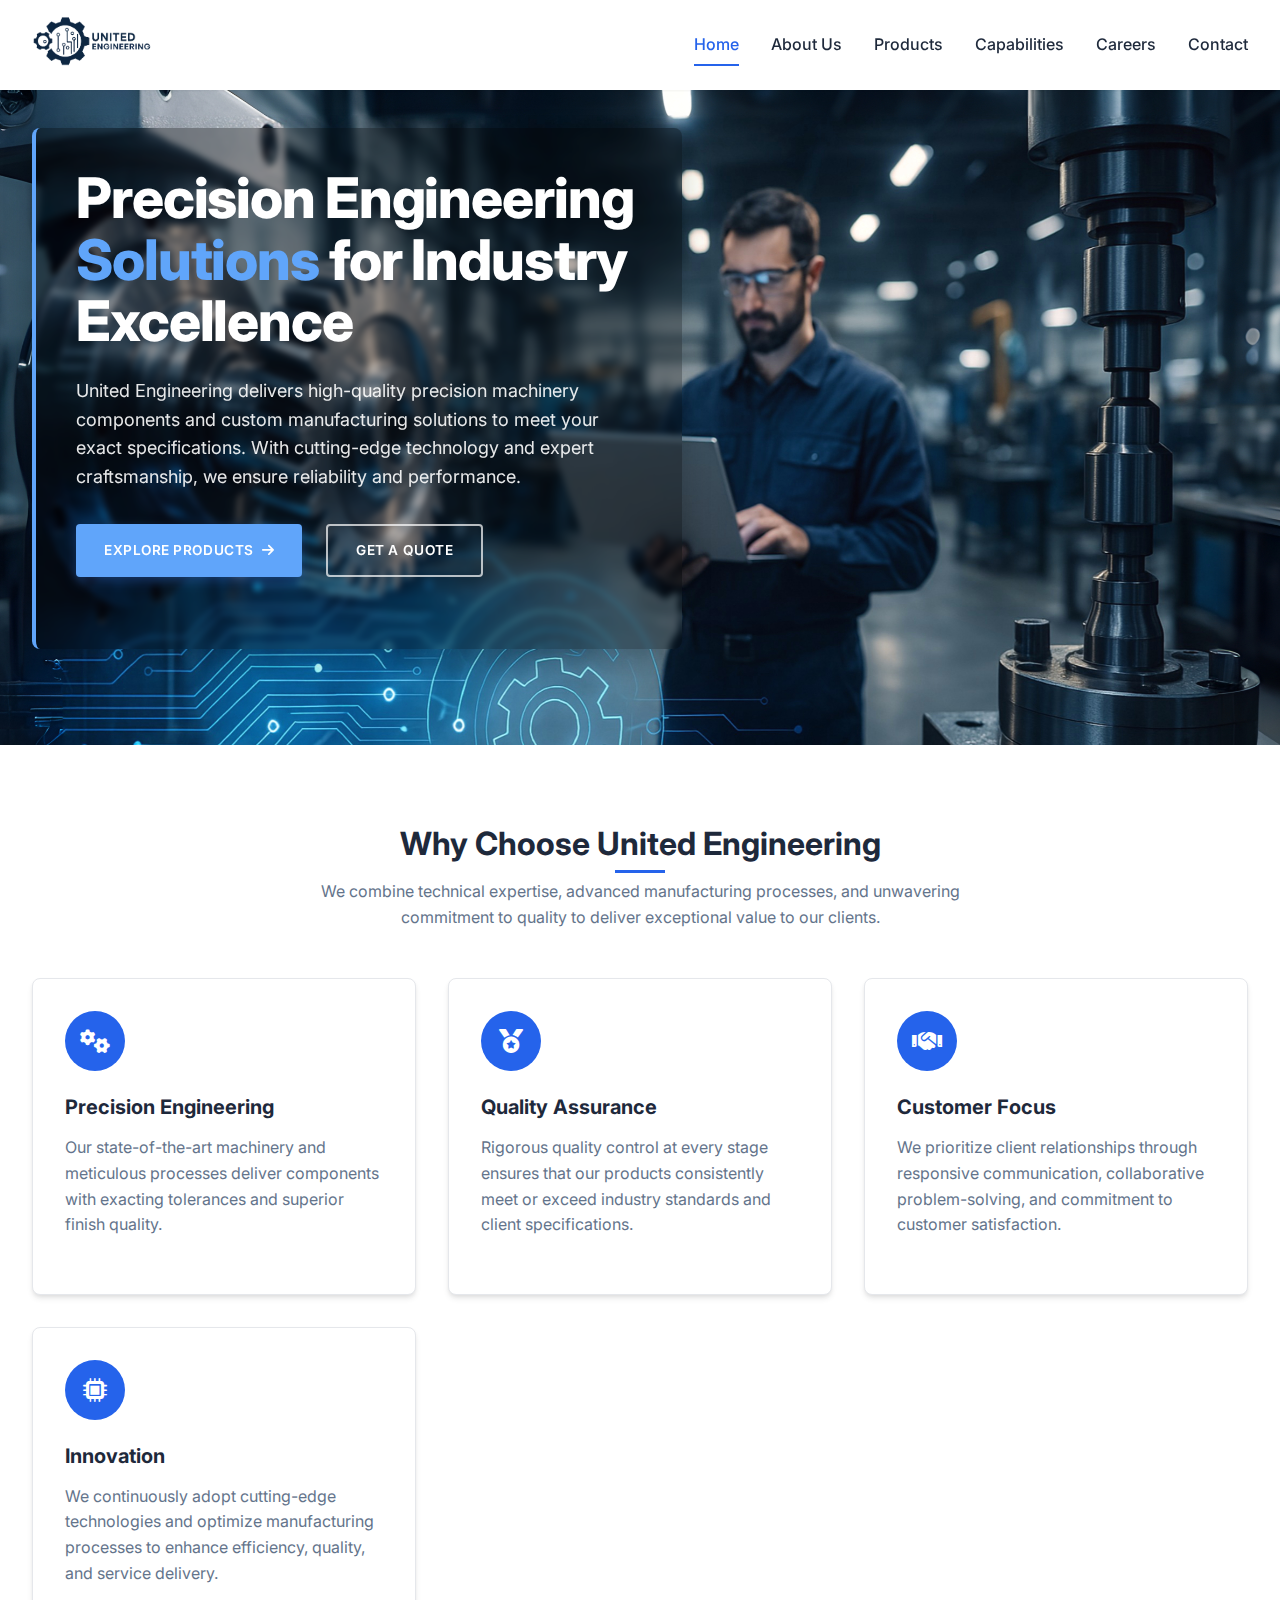
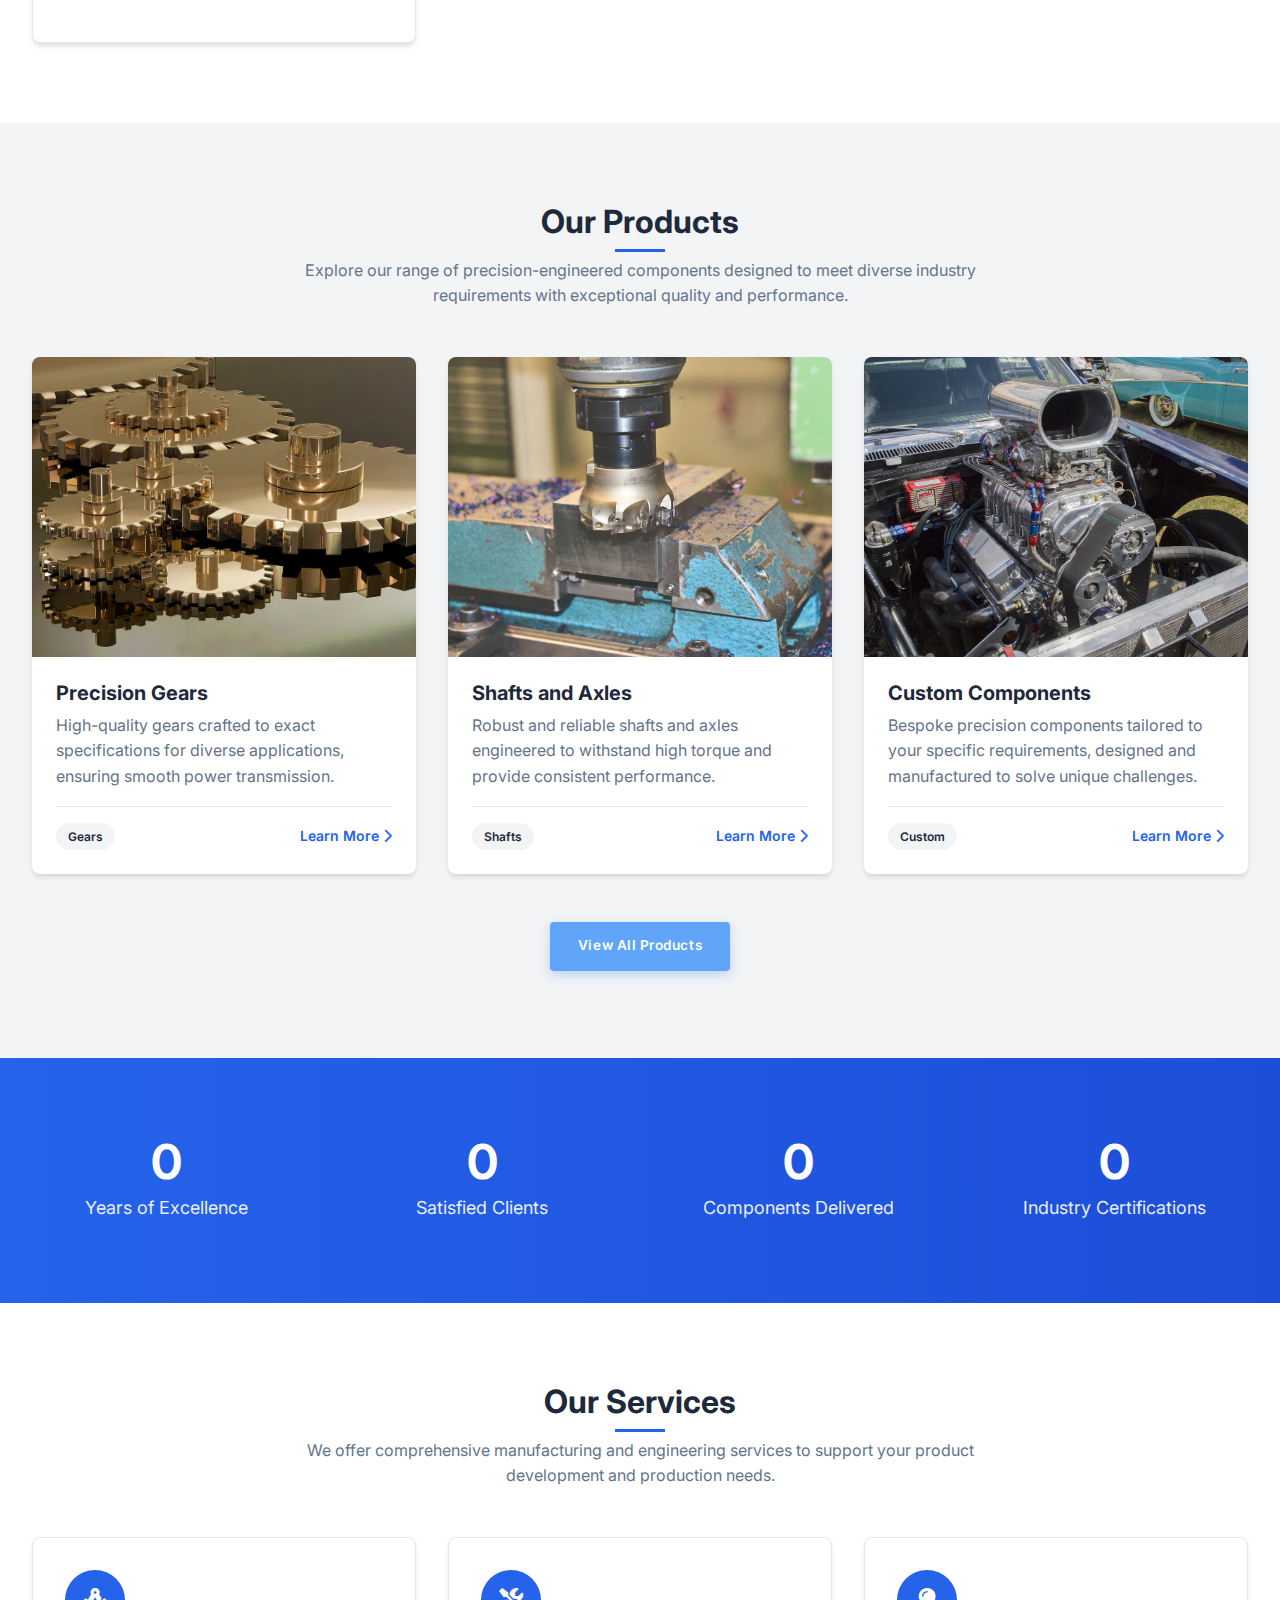
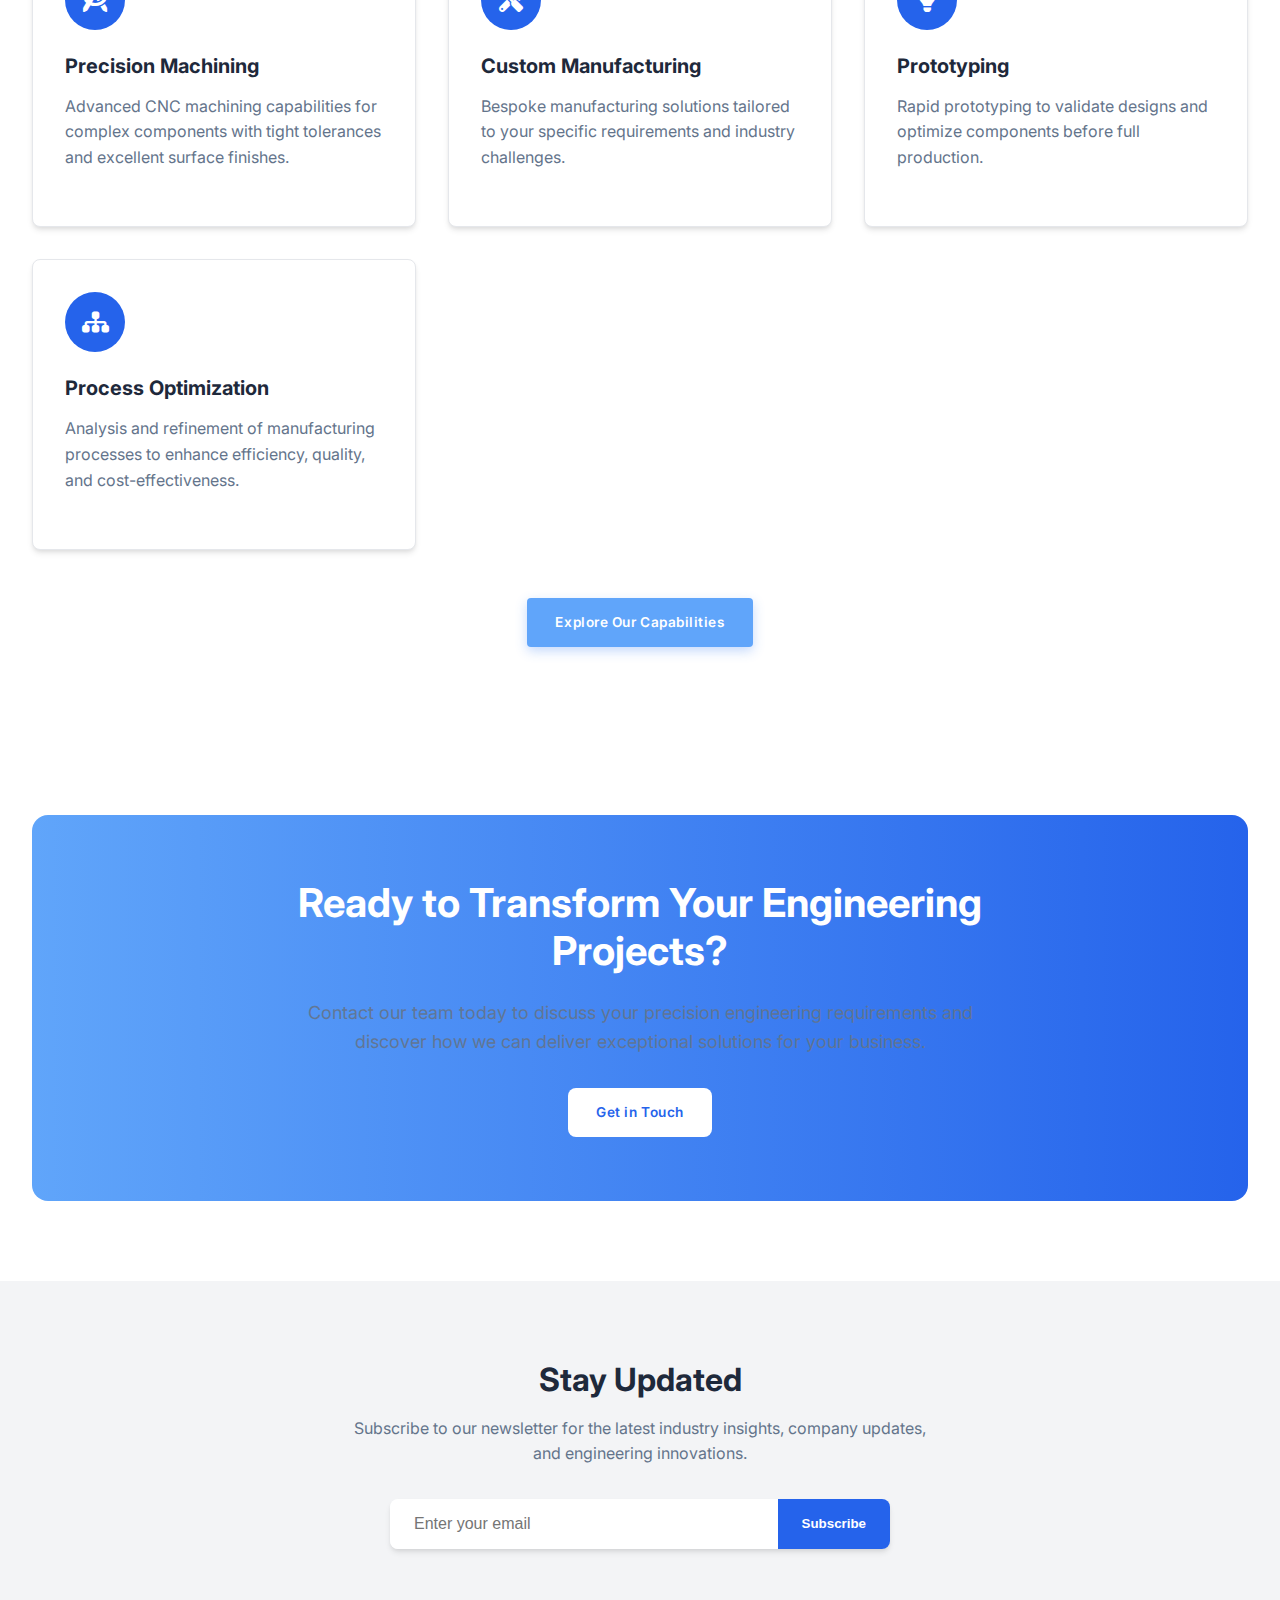
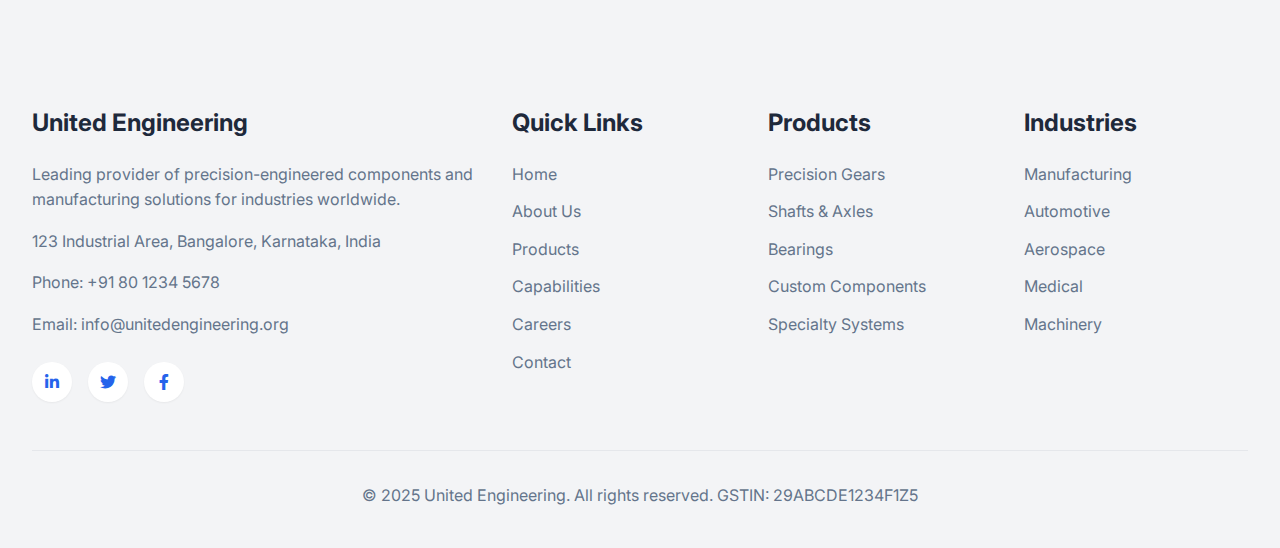
<file: index.html>
<!DOCTYPE html>
<html lang="en">
<head>
    <meta charset="UTF-8">
    <meta name="viewport" content="width=device-width, initial-scale=1.0">
    <title>United Engineering - Precision Machinery Solutions</title>
    
    <!-- Meta Tags -->
    <meta name="description" content="United Engineering delivers precision-engineered components and solutions for various industries. Our expertise in manufacturing ensures quality and reliability.">
    <meta name="keywords" content="precision engineering, machinery components, gears, shafts, axles, bearings, custom manufacturing">
    
    <!-- Favicon -->
    <link rel="icon" href="img/favicon.svg" type="image/svg+xml">
    
    <!-- Stylesheets -->
    <link rel="stylesheet" href="css/style.css">
    
    <!-- Fonts -->
    <link rel="preconnect" href="https://fonts.googleapis.com">
    <link rel="preconnect" href="https://fonts.gstatic.com" crossorigin>
    <link href="https://fonts.googleapis.com/css2?family=Inter:wght@300;400;500;600;700;800&display=swap" rel="stylesheet">
    
    <!-- Icons -->
    <link rel="stylesheet" href="https://cdnjs.cloudflare.com/ajax/libs/font-awesome/6.0.0/css/all.min.css">
</head>
<body>
    <!-- Header -->
    <header class="header">
        <div class="container header-container">
            <div class="logo">
                <a href="index.html">
                    <img src="img/united_engineering_logo.png" alt="United Engineering Logo">
                </a>
            </div>
            
            <nav>
                <ul class="nav-menu">
                    <li><a href="index.html" class="nav-link active">Home</a></li>
                    <li><a href="about.html" class="nav-link">About Us</a></li>
                    <li><a href="products.html" class="nav-link">Products</a></li>
                    <li><a href="capabilities.html" class="nav-link">Capabilities</a></li>
                    <li><a href="careers.html" class="nav-link">Careers</a></li>
                    <li><a href="contact.html" class="nav-link">Contact</a></li>
                </ul>
            </nav>
            
            <button class="mobile-menu-btn">
                <i class="fas fa-bars"></i>
            </button>
        </div>
    </header>
    
    <!-- Hero Section -->
    <section class="hero" style="background-image: url('img/hero_banner_img/homa_page_hero.jpg'); background-attachment: fixed;">
        <div class="container">
            <div class="hero-content animate">
                <h1 class="hero-title">Precision Engineering <span>Solutions</span> for Industry Excellence</h1>
                <p class="hero-text">United Engineering delivers high-quality precision machinery components and custom manufacturing solutions to meet your exact specifications. With cutting-edge technology and expert craftsmanship, we ensure reliability and performance.</p>
                <div class="hero-buttons">
                    <a href="products.html" class="btn btn-primary btn-icon">
                        EXPLORE PRODUCTS
                        <i class="fas fa-arrow-right"></i>
                    </a>
                    <a href="contact.html" class="btn btn-outline">GET A QUOTE</a>
                </div>
            </div>
        </div>
    </section>
    
    <!-- Features Section -->
    <section class="section features">
        <div class="container">
            <div class="section-title">
                <h2>Why Choose United Engineering</h2>
                <p>We combine technical expertise, advanced manufacturing processes, and unwavering commitment to quality to deliver exceptional value to our clients.</p>
            </div>
            
            <div class="features-grid">
                <div class="feature-card animate">
                    <div class="feature-icon">
                        <i class="fas fa-cogs"></i>
                    </div>
                    <h3 class="feature-title">Precision Engineering</h3>
                    <p class="feature-desc">Our state-of-the-art machinery and meticulous processes deliver components with exacting tolerances and superior finish quality.</p>
                </div>
                
                <div class="feature-card animate">
                    <div class="feature-icon">
                        <i class="fas fa-medal"></i>
                    </div>
                    <h3 class="feature-title">Quality Assurance</h3>
                    <p class="feature-desc">Rigorous quality control at every stage ensures that our products consistently meet or exceed industry standards and client specifications.</p>
                </div>
                
                <div class="feature-card animate">
                    <div class="feature-icon">
                        <i class="fas fa-handshake"></i>
                    </div>
                    <h3 class="feature-title">Customer Focus</h3>
                    <p class="feature-desc">We prioritize client relationships through responsive communication, collaborative problem-solving, and commitment to customer satisfaction.</p>
                </div>
                
                <div class="feature-card animate">
                    <div class="feature-icon">
                        <i class="fas fa-microchip"></i>
                    </div>
                    <h3 class="feature-title">Innovation</h3>
                    <p class="feature-desc">We continuously adopt cutting-edge technologies and optimize manufacturing processes to enhance efficiency, quality, and service delivery.</p>
                </div>
            </div>
        </div>
    </section>
    
    <!-- Products Section -->
    <section class="section products">
        <div class="container">
            <div class="section-title">
                <h2>Our Products</h2>
                <p>Explore our range of precision-engineered components designed to meet diverse industry requirements with exceptional quality and performance.</p>
            </div>
            
            <div class="product-grid">
                <div class="product-card animate" data-category="gears">
                    <div class="product-image">
                        <img src="img/gears.jpg" alt="Precision Gears">
                    </div>
                    <div class="product-details">
                        <h3 class="product-title">Precision Gears</h3>
                        <p class="product-desc">High-quality gears crafted to exact specifications for diverse applications, ensuring smooth power transmission.</p>
                        <div class="product-footer">
                            <span class="product-category">Gears</span>
                            <a href="products.html" class="product-link">Learn More <i class="fas fa-chevron-right"></i></a>
                        </div>
                    </div>
                </div>
                
                <div class="product-card animate" data-category="shafts">
                    <div class="product-image">
                        <img src="img/shafts.jpg" alt="Shafts and Axles">
                    </div>
                    <div class="product-details">
                        <h3 class="product-title">Shafts and Axles</h3>
                        <p class="product-desc">Robust and reliable shafts and axles engineered to withstand high torque and provide consistent performance.</p>
                        <div class="product-footer">
                            <span class="product-category">Shafts</span>
                            <a href="products.html" class="product-link">Learn More <i class="fas fa-chevron-right"></i></a>
                        </div>
                    </div>
                </div>
                
                <div class="product-card animate" data-category="custom">
                    <div class="product-image">
                        <img src="img/custom-parts.jpg" alt="Custom Components">
                    </div>
                    <div class="product-details">
                        <h3 class="product-title">Custom Components</h3>
                        <p class="product-desc">Bespoke precision components tailored to your specific requirements, designed and manufactured to solve unique challenges.</p>
                        <div class="product-footer">
                            <span class="product-category">Custom</span>
                            <a href="products.html" class="product-link">Learn More <i class="fas fa-chevron-right"></i></a>
                        </div>
                    </div>
                </div>
            </div>
            
            <div style="text-align: center; margin-top: 3rem;">
                <a href="products.html" class="btn btn-primary">View All Products</a>
            </div>
        </div>
    </section>
    
    <!-- Statistics Section -->
    <section class="section stats">
        <div class="container stats-container">
            <div class="stats-grid">
                <div class="stat-item animate">
                    <div class="stat-number counter" data-target="20">0</div>
                    <div class="stat-label">Years of Excellence</div>
                </div>
                
                <div class="stat-item animate">
                    <div class="stat-number counter" data-target="500">0</div>
                    <div class="stat-label">Satisfied Clients</div>
                </div>
                
                <div class="stat-item animate">
                    <div class="stat-number counter" data-target="10000">0</div>
                    <div class="stat-label">Components Delivered</div>
                </div>
                
                <div class="stat-item animate">
                    <div class="stat-number counter" data-target="5">0</div>
                    <div class="stat-label">Industry Certifications</div>
                </div>
            </div>
        </div>
    </section>
    
    <!-- Services Preview -->
    <section class="section">
        <div class="container">
            <div class="section-title">
                <h2>Our Services</h2>
                <p>We offer comprehensive manufacturing and engineering services to support your product development and production needs.</p>
            </div>
            
            <div class="features-grid">
                <div class="feature-card animate">
                    <div class="feature-icon">
                        <i class="fas fa-drafting-compass"></i>
                    </div>
                    <h3 class="feature-title">Precision Machining</h3>
                    <p class="feature-desc">Advanced CNC machining capabilities for complex components with tight tolerances and excellent surface finishes.</p>
                </div>
                
                <div class="feature-card animate">
                    <div class="feature-icon">
                        <i class="fas fa-tools"></i>
                    </div>
                    <h3 class="feature-title">Custom Manufacturing</h3>
                    <p class="feature-desc">Bespoke manufacturing solutions tailored to your specific requirements and industry challenges.</p>
                </div>
                
                <div class="feature-card animate">
                    <div class="feature-icon">
                        <i class="fas fa-lightbulb"></i>
                    </div>
                    <h3 class="feature-title">Prototyping</h3>
                    <p class="feature-desc">Rapid prototyping to validate designs and optimize components before full production.</p>
                </div>
                
                <div class="feature-card animate">
                    <div class="feature-icon">
                        <i class="fas fa-sitemap"></i>
                    </div>
                    <h3 class="feature-title">Process Optimization</h3>
                    <p class="feature-desc">Analysis and refinement of manufacturing processes to enhance efficiency, quality, and cost-effectiveness.</p>
                </div>
            </div>
            
            <div style="text-align: center; margin-top: 3rem;">
                <a href="capabilities.html" class="btn btn-primary">Explore Our Capabilities</a>
            </div>
        </div>
    </section>
    
    <!-- CTA Section -->
    <section class="container">
        <div class="cta animate">
            <div class="cta-content">
                <h2 class="cta-title">Ready to Transform Your Engineering Projects?</h2>
                <p class="cta-text">Contact our team today to discuss your precision engineering requirements and discover how we can deliver exceptional solutions for your business.</p>
                <a href="contact.html" class="btn cta-btn">Get in Touch</a>
            </div>
        </div>
    </section>
    
    <!-- Newsletter -->
    <section class="section newsletter">
        <div class="container">
            <div class="newsletter-content">
                <h2 class="newsletter-title">Stay Updated</h2>
                <p class="newsletter-text">Subscribe to our newsletter for the latest industry insights, company updates, and engineering innovations.</p>
                <form class="newsletter-form">
                    <input type="email" placeholder="Enter your email" class="newsletter-input" required>
                    <button type="submit" class="newsletter-btn">Subscribe</button>
                </form>
            </div>
        </div>
    </section>
    
    <!-- Footer -->
    <footer class="footer">
        <div class="container">
            <div class="footer-grid">
                <div class="footer-info">
                    <h3>United Engineering</h3>
                    <p>Leading provider of precision-engineered components and manufacturing solutions for industries worldwide.</p>
                    <p>123 Industrial Area, Bangalore, Karnataka, India</p>
                    <p>Phone: +91 80 1234 5678</p>
                    <p>Email: info@unitedengineering.org</p>
                    <div class="footer-social">
                        <a href="#" class="social-link">
                            <i class="fab fa-linkedin-in"></i>
                        </a>
                        <a href="#" class="social-link">
                            <i class="fab fa-twitter"></i>
                        </a>
                        <a href="#" class="social-link">
                            <i class="fab fa-facebook-f"></i>
                        </a>
                    </div>
                </div>
                
                <div class="footer-links">
                    <h3>Quick Links</h3>
                    <ul>
                        <li><a href="index.html">Home</a></li>
                        <li><a href="about.html">About Us</a></li>
                        <li><a href="products.html">Products</a></li>
                        <li><a href="capabilities.html">Capabilities</a></li>
                        <li><a href="careers.html">Careers</a></li>
                        <li><a href="contact.html">Contact</a></li>
                    </ul>
                </div>
                
                <div class="footer-links">
                    <h3>Products</h3>
                    <ul>
                        <li><a href="products.html">Precision Gears</a></li>
                        <li><a href="products.html">Shafts & Axles</a></li>
                        <li><a href="products.html">Bearings</a></li>
                        <li><a href="products.html">Custom Components</a></li>
                        <li><a href="products.html">Specialty Systems</a></li>
                    </ul>
                </div>
                
                <div class="footer-links">
                    <h3>Industries</h3>
                    <ul>
                        <li><a href="about.html">Manufacturing</a></li>
                        <li><a href="about.html">Automotive</a></li>
                        <li><a href="about.html">Aerospace</a></li>
                        <li><a href="about.html">Medical</a></li>
                        <li><a href="about.html">Machinery</a></li>
                    </ul>
                </div>
            </div>
            
            <div class="footer-copyright">
                <p>&copy; 2025 United Engineering. All rights reserved. GSTIN: 29ABCDE1234F1Z5</p>
            </div>
        </div>
    </footer>
    
    <!-- JavaScript -->
    <script src="js/script.js"></script>
</body>
</html>
</file>
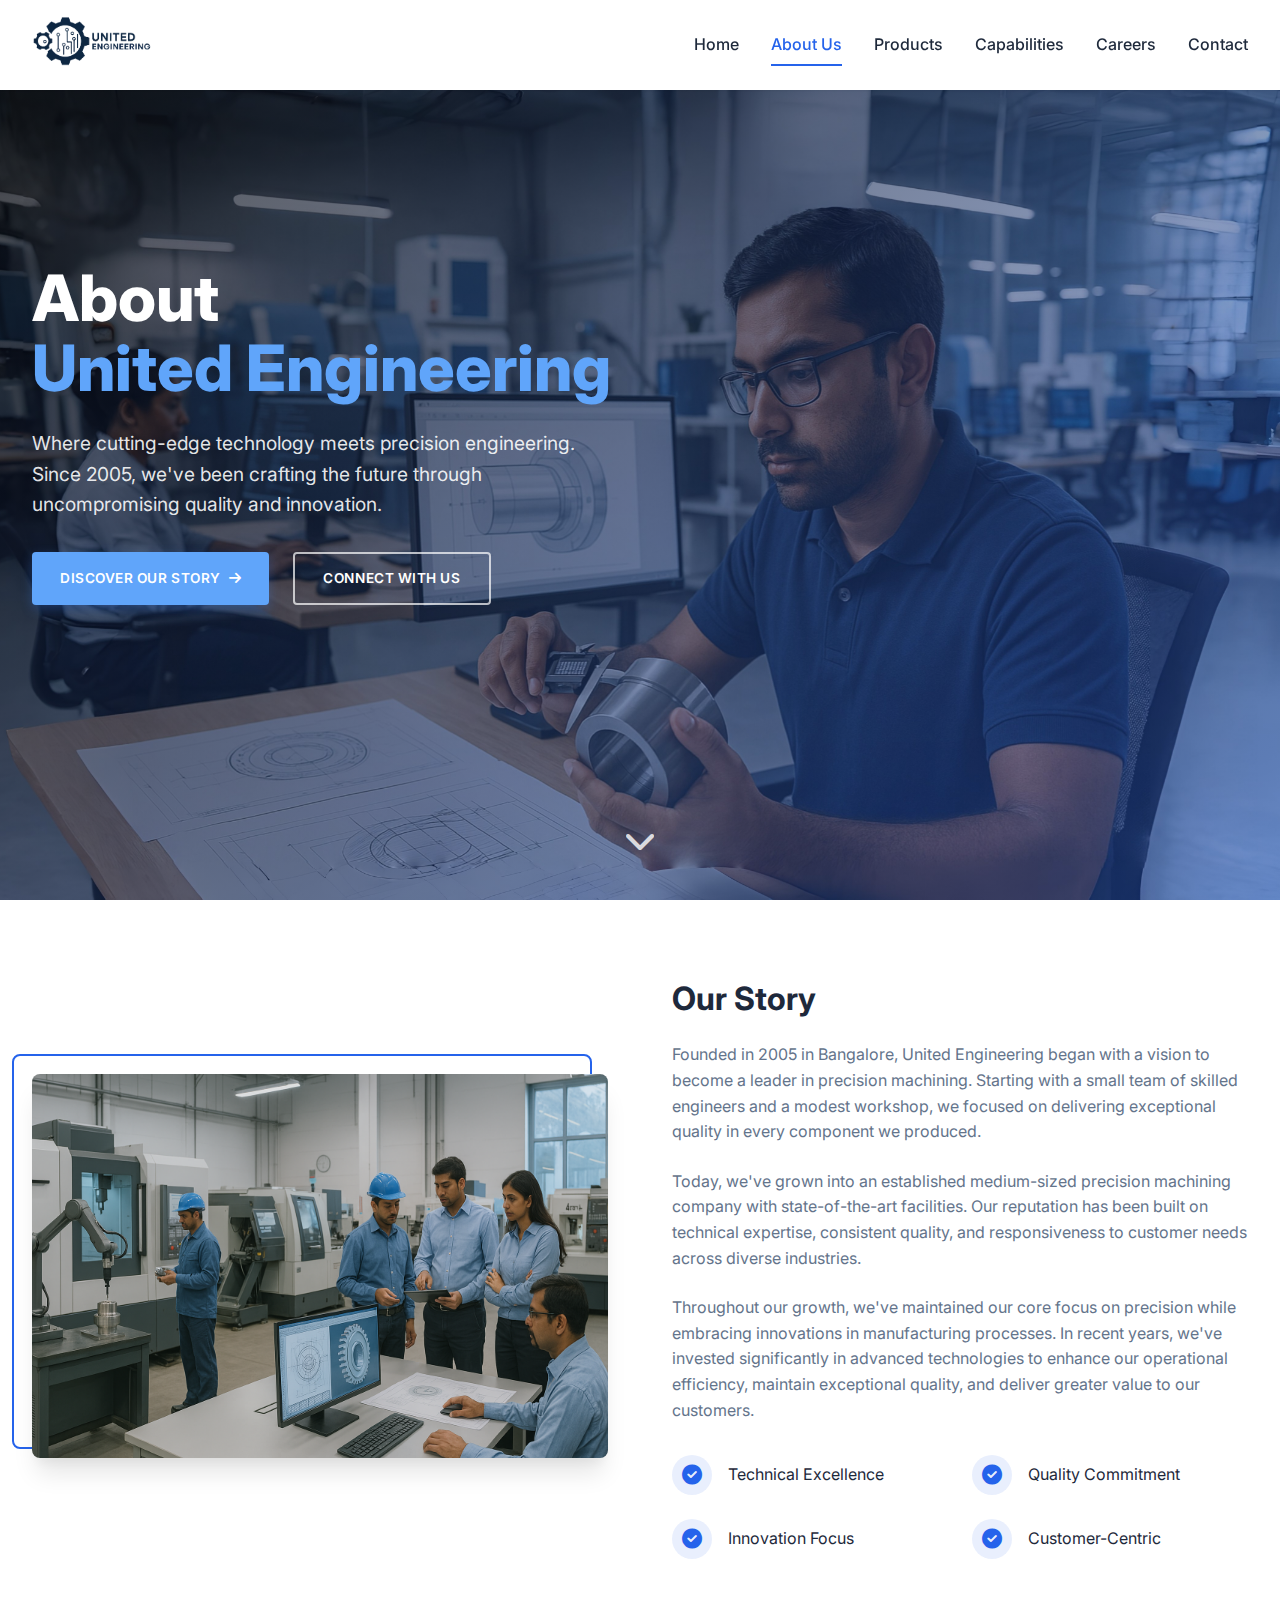
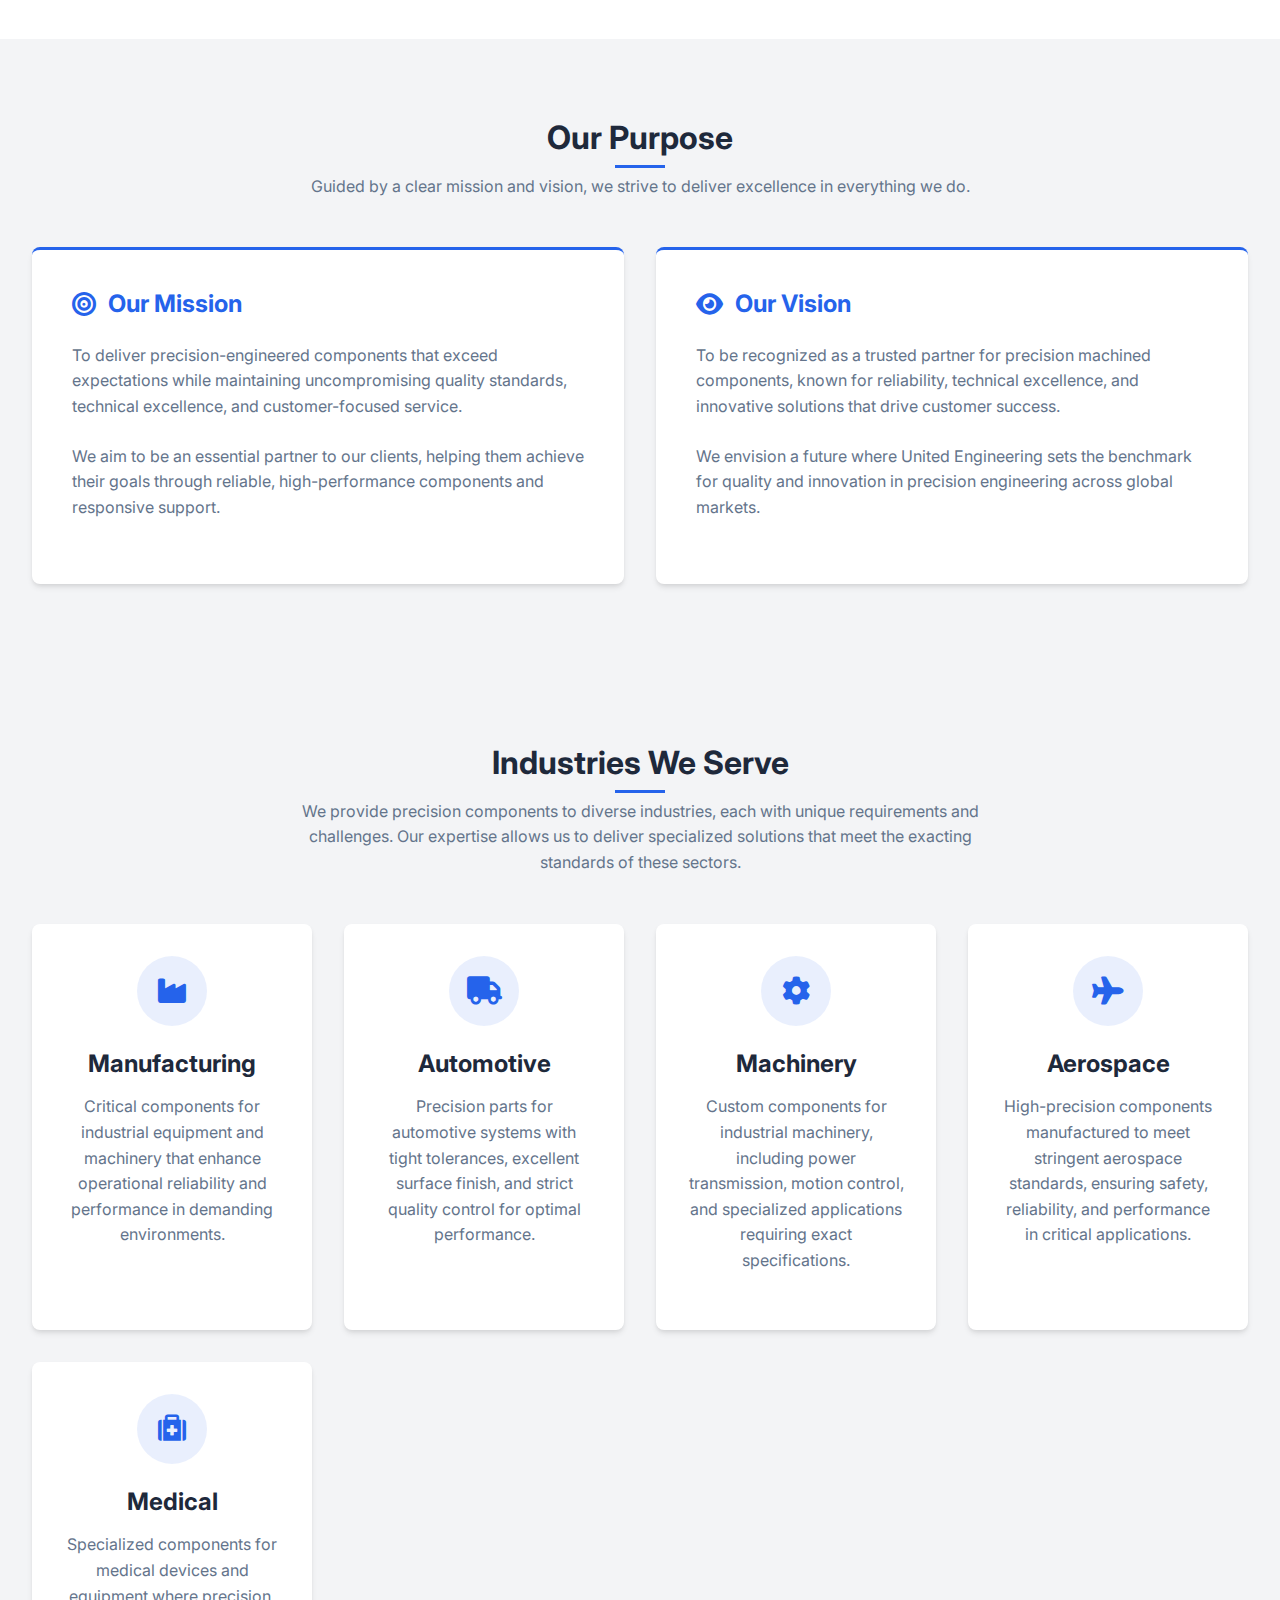
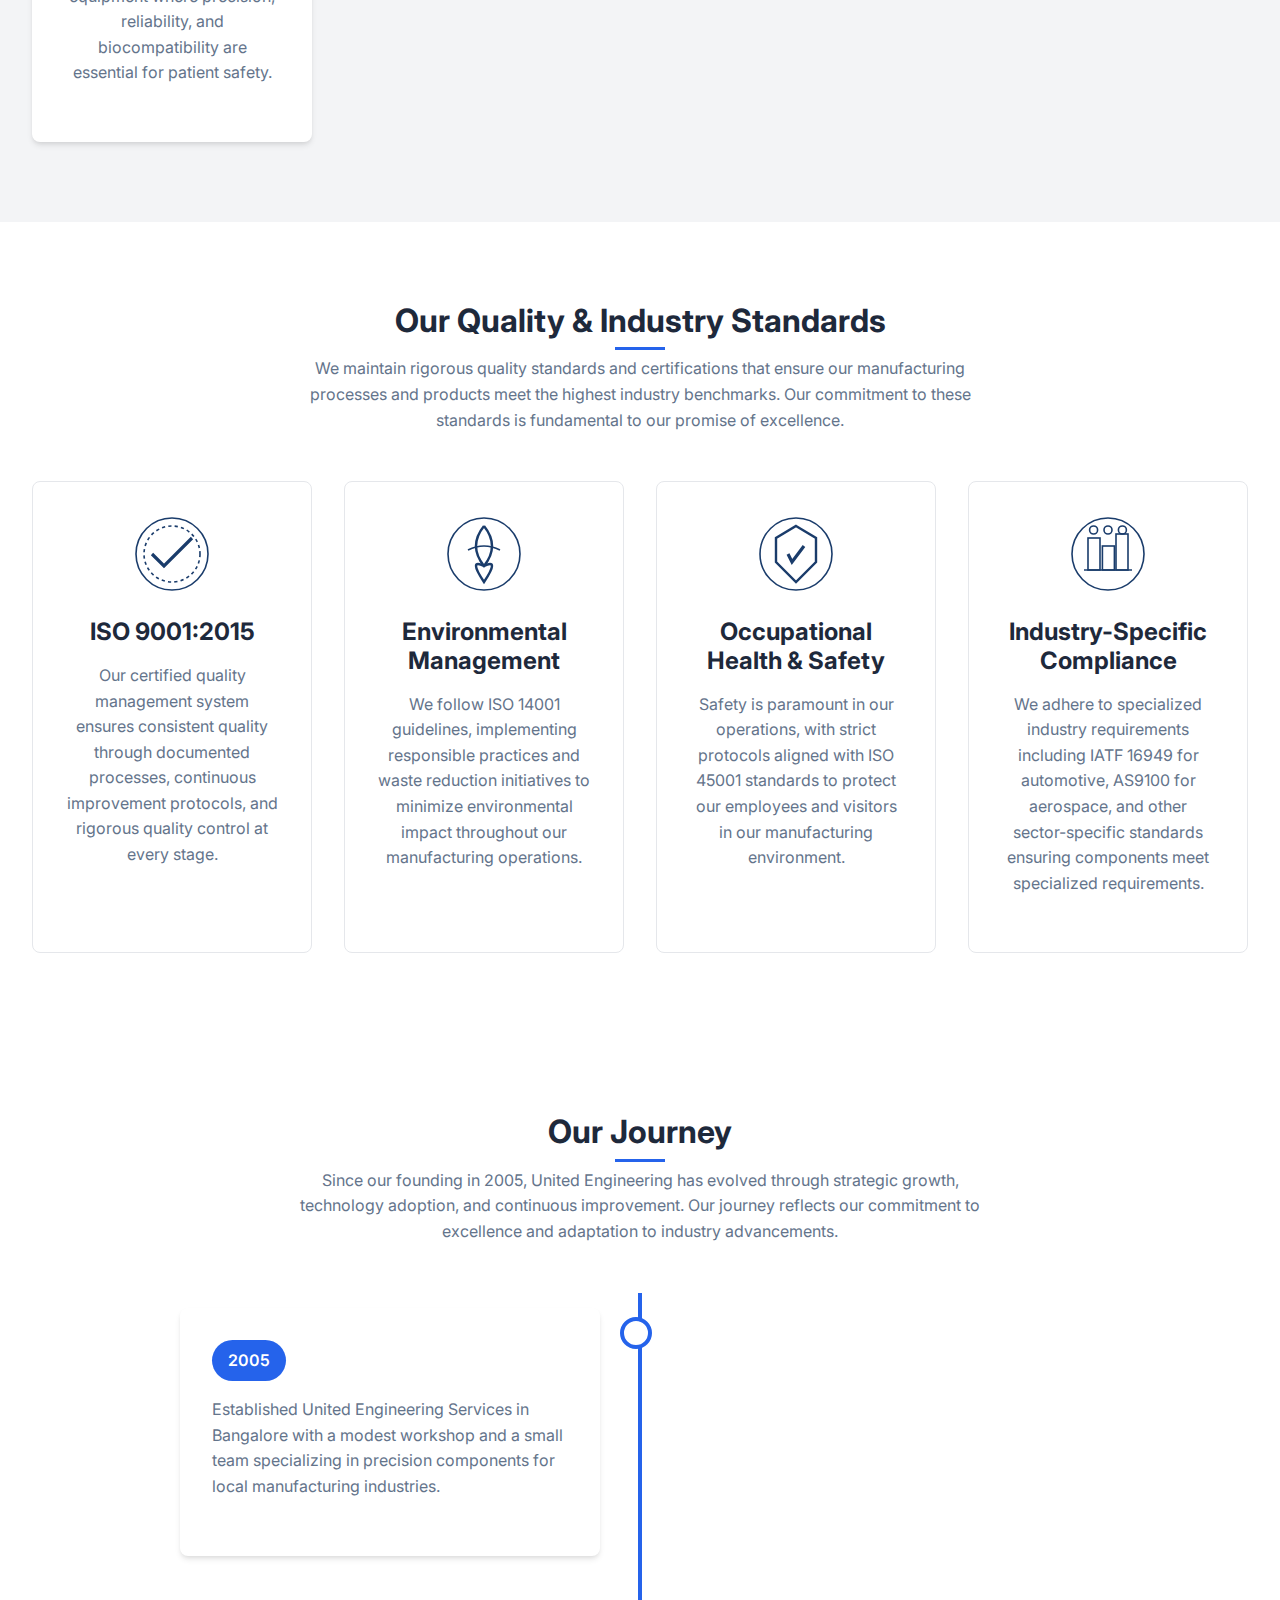
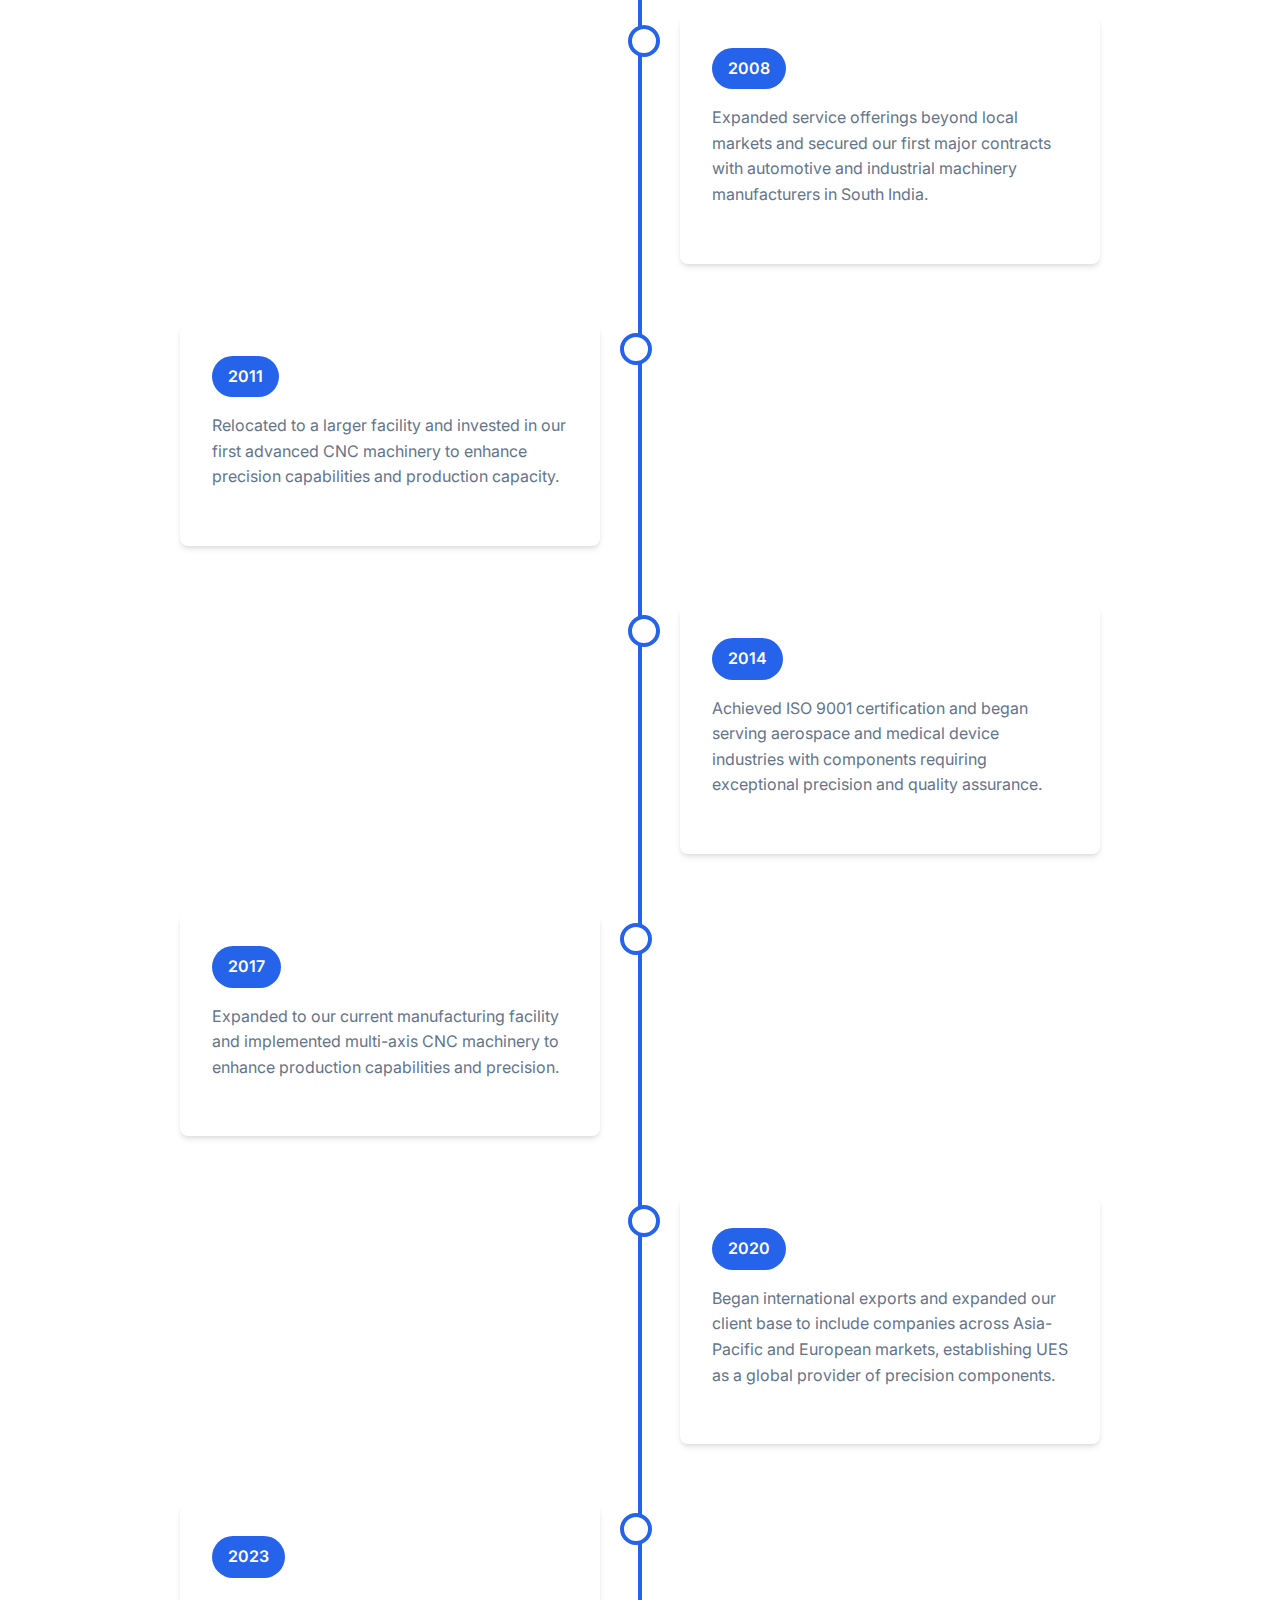
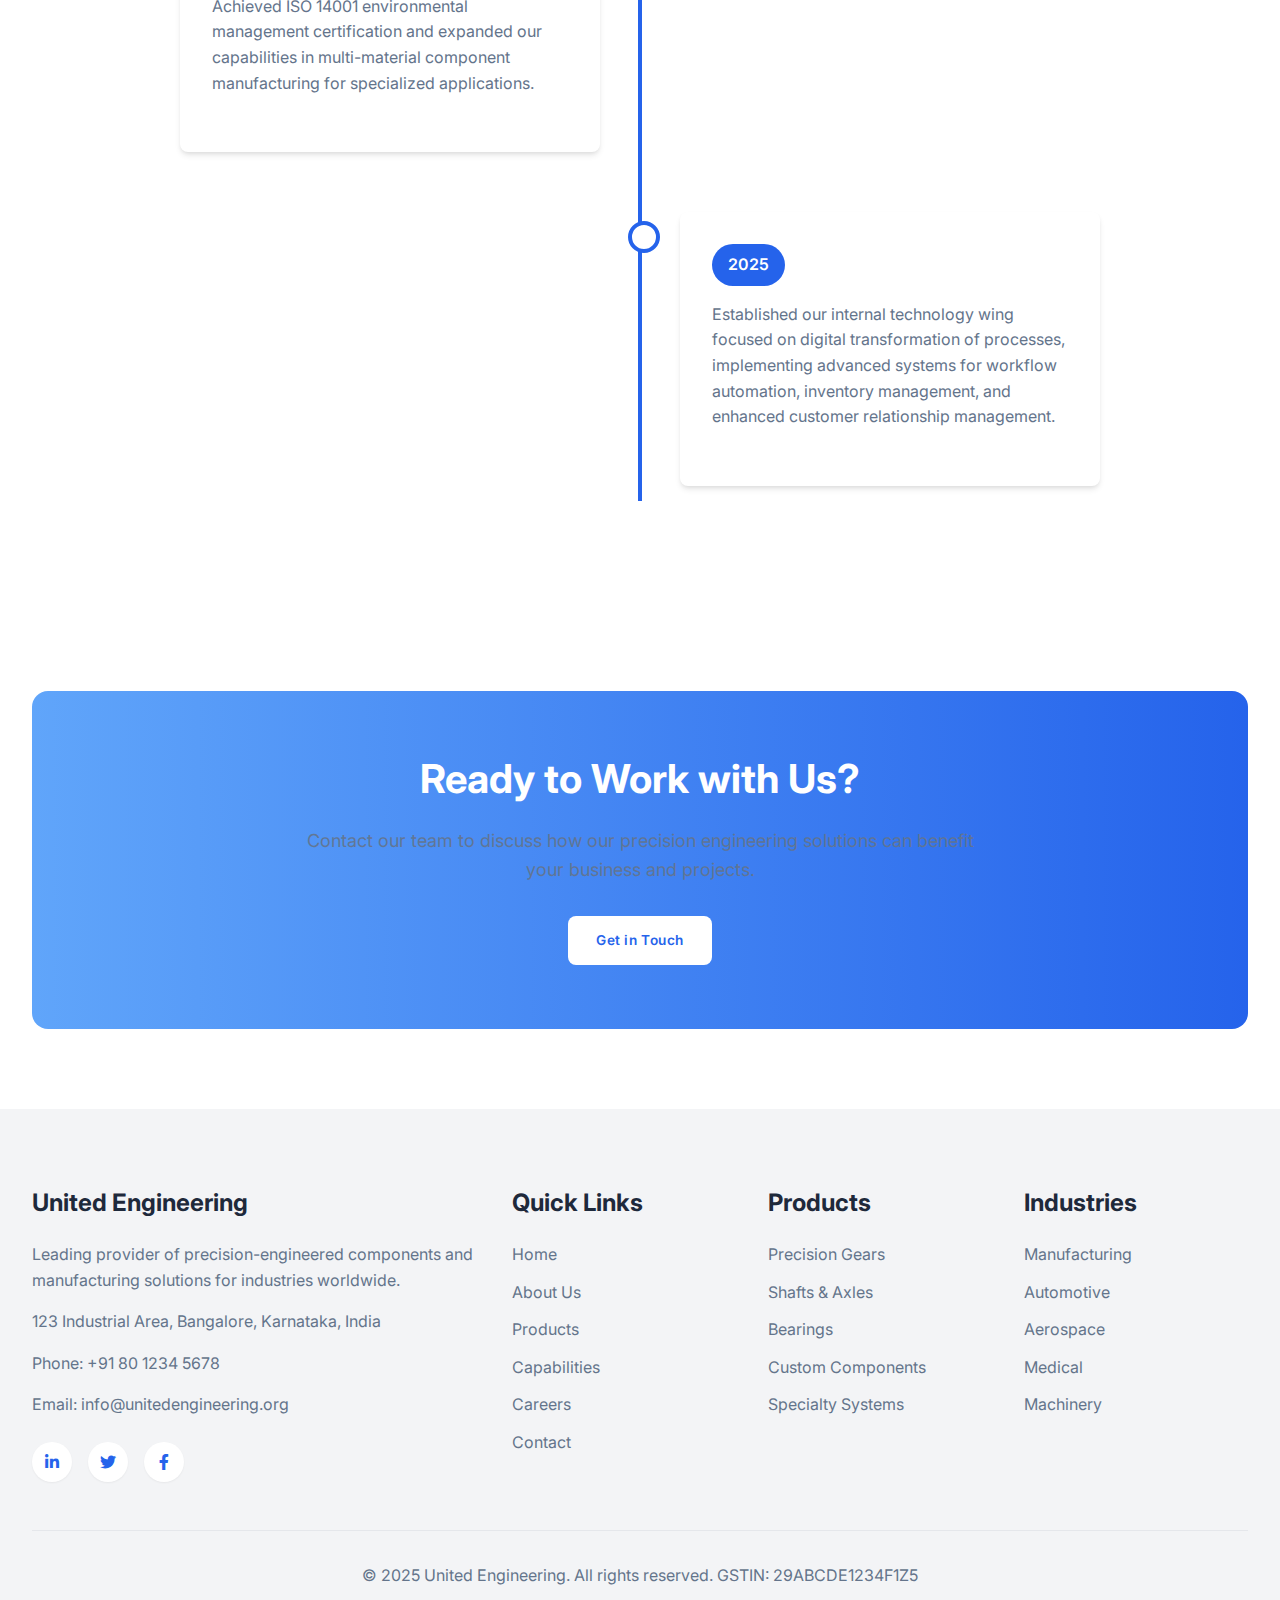
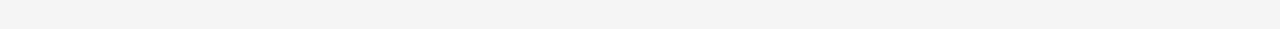
<file: about.html>
<!DOCTYPE html>
<html lang="en">
<head>
    <meta charset="UTF-8">
    <meta name="viewport" content="width=device-width, initial-scale=1.0">
    <title>About Us - United Engineering</title>
    
    <!-- Meta Tags -->
    <meta name="description" content="Learn about United Engineering's journey of excellence in precision engineering since 2005, our mission, vision, and the industries we serve.">
    <meta name="keywords" content="precision engineering, company history, engineering mission, engineering vision, manufacturing industries">
    
    <!-- Favicon -->
    <link rel="icon" href="img/favicon.svg" type="image/svg+xml">
    
    <!-- Stylesheets -->
    <link rel="stylesheet" href="css/style.css">
    
    <!-- Fonts -->
    <link rel="preconnect" href="https://fonts.googleapis.com">
    <link rel="preconnect" href="https://fonts.gstatic.com" crossorigin>
    <link href="https://fonts.googleapis.com/css2?family=Inter:wght@300;400;500;600;700;800&display=swap" rel="stylesheet">
    
    <!-- Icons -->
    <link rel="stylesheet" href="https://cdnjs.cloudflare.com/ajax/libs/font-awesome/6.0.0/css/all.min.css">
    
    <style>
        .about-hero {
            background: url('img/hero_banner_img/aboutpage_hero_image.jpg');
            background-size: cover;
            background-position: center;
            height: 100vh;
            color: white;
            position: relative;
            display: flex;
            align-items: center;
            overflow: hidden;
        }
        
        .about-hero::before {
            content: '';
            position: absolute;
            top: 0;
            left: 0;
            width: 100%;
            height: 100%;
            background: linear-gradient(135deg, rgba(0,0,0,0.7) 0%, rgba(37,99,235,0.4) 100%);
            z-index: 1;
        }
        
        .about-hero-content {
            position: relative;
            z-index: 2;
            padding: 0;
            text-align: left;
            max-width: 650px;
            animation: fadeInLeft 1.2s ease-out;
        }
        
        .about-hero-content h1 {
            font-size: 4rem;
            font-weight: 800;
            margin-bottom: 1.5rem;
            line-height: 1.1;
        }
        
        .about-hero-content h1 span {
            color: var(--primary-light);
            display: block;
        }
        
        .about-hero-content p {
            font-size: 1.2rem;
            margin-bottom: 2rem;
            max-width: 550px;
            color: rgba(255, 255, 255, 0.9);
        }
        
        .scroll-indicator {
            position: absolute;
            bottom: 40px;
            left: 50%;
            transform: translateX(-50%);
            z-index: 2;
            color: white;
            text-align: center;
            animation: bounce 2s infinite;
        }
        
        .scroll-indicator i {
            font-size: 2rem;
            opacity: 0.8;
        }
        
        @keyframes fadeInLeft {
            from {
                opacity: 0;
                transform: translateX(-30px);
            }
            to {
                opacity: 1;
                transform: translateX(0);
            }
        }
        
        @keyframes bounce {
            0%, 20%, 50%, 80%, 100% {
                transform: translateY(0) translateX(-50%);
            }
            40% {
                transform: translateY(-20px) translateX(-50%);
            }
            60% {
                transform: translateY(-10px) translateX(-50%);
            }
        }
        
        .hero-buttons {
            display: flex;
            gap: 1.5rem;
        }
        
        .btn-outline {
            background-color: transparent;
            color: var(--white);
            border: 2px solid rgba(255, 255, 255, 0.7);
            padding: 0.85rem 1.75rem;
            border-radius: 0.25rem;
            font-weight: 600;
            transition: all 0.3s ease;
        }
        
        .btn-outline:hover {
            background-color: var(--white);
            color: var(--primary);
            transform: translateY(-3px);
            box-shadow: 0 6px 15px rgba(0, 0, 0, 0.1);
        }
        
        .mission-vision-section {
            background-color: var(--gray-100);
            position: relative;
            z-index: 1;
            overflow: hidden;
        }
        
        .mission-vision-grid {
            display: grid;
            grid-template-columns: 1fr 1fr;
            gap: 2rem;
        }
        
        .mission-card, .vision-card {
            background-color: var(--white);
            padding: 2.5rem;
            border-radius: 0.5rem;
            box-shadow: var(--shadow);
            height: 100%;
            position: relative;
            transition: all 0.3s ease;
            border-top: 3px solid var(--primary);
        }
        
        .mission-card:hover, .vision-card:hover {
            transform: translateY(-5px);
            box-shadow: var(--shadow-md);
        }
        
        .mission-card h3, .vision-card h3 {
            margin-bottom: 1.5rem;
            display: flex;
            align-items: center;
            gap: 0.75rem;
            color: var(--primary);
        }
        
        .mission-card i, .vision-card i {
            font-size: 1.5rem;
        }
        
        .timeline-section {
            padding: 5rem 0;
            position: relative;
        }
        
        .timeline {
            position: relative;
            max-width: 1000px;
            margin: 3rem auto 0;
        }
        
        .timeline::after {
            content: '';
            position: absolute;
            width: 4px;
            background-color: var(--primary);
            top: 0;
            bottom: 0;
            left: 50%;
            margin-left: -2px;
        }
        
        .timeline-item {
            padding: 15px 40px;
            position: relative;
            width: 50%;
            box-sizing: border-box;
            margin-bottom: 30px;
        }
        
        .timeline-item:nth-child(odd) {
            left: 0;
        }
        
        .timeline-item:nth-child(even) {
            left: 50%;
        }
        
        .timeline-content {
            padding: 2rem;
            background-color: var(--white);
            border-radius: 0.5rem;
            box-shadow: var(--shadow);
            transition: all 0.3s ease;
        }
        
        .timeline-content:hover {
            transform: translateY(-5px);
            box-shadow: var(--shadow-md);
        }
        
        .timeline-year {
            display: inline-block;
            padding: 0.5rem 1rem;
            background-color: var(--primary);
            color: var(--white);
            border-radius: 2rem;
            font-weight: 600;
            margin-bottom: 1rem;
        }
        
        .timeline-item::after {
            content: '';
            position: absolute;
            width: 24px;
            height: 24px;
            background-color: var(--white);
            border: 4px solid var(--primary);
            border-radius: 50%;
            top: 24px;
            z-index: 1;
        }
        
        .timeline-item:nth-child(odd)::after {
            right: -12px;
        }
        
        .timeline-item:nth-child(even)::after {
            left: -12px;
        }
        
        .industries-section {
            background-color: var(--gray-100);
            position: relative;
        }
        
        .industries-grid {
            display: grid;
            grid-template-columns: repeat(auto-fill, minmax(250px, 1fr));
            gap: 2rem;
        }
        
        .industry-card {
            background-color: var(--white);
            padding: 2rem;
            border-radius: 0.5rem;
            box-shadow: var(--shadow);
            transition: all 0.3s ease;
            text-align: center;
            height: 100%;
        }
        
        .industry-card:hover {
            transform: translateY(-10px);
            box-shadow: var(--shadow-md);
            background-color: var(--primary);
            color: var(--white);
        }
        
        .industry-card:hover h3,
        .industry-card:hover p {
            color: var(--white);
        }
        
        .industry-card:hover i {
            background-color: rgba(255, 255, 255, 0.2);
            color: var(--white);
        }
        
        .industry-icon {
            width: 70px;
            height: 70px;
            background-color: rgba(37, 99, 235, 0.1);
            border-radius: 50%;
            display: flex;
            align-items: center;
            justify-content: center;
            margin: 0 auto 1.5rem;
            font-size: 1.75rem;
            color: var(--primary);
            transition: all 0.3s ease;
        }
        
        .industry-card h3 {
            margin-bottom: 1rem;
            transition: all 0.3s ease;
        }
        
        .industry-card p {
            transition: all 0.3s ease;
        }
        
        .standards-section {
            padding: 5rem 0;
        }
        
        .standards-grid {
            display: grid;
            grid-template-columns: repeat(auto-fill, minmax(250px, 1fr));
            gap: 2rem;
            margin-top: 3rem;
        }
        
        .standard-card {
            padding: 2rem;
            border-radius: 0.5rem;
            background-color: var(--white);
            border: 1px solid var(--gray-200);
            text-align: center;
            transition: all 0.3s ease;
            height: 100%;
        }
        
        .standard-card:hover {
            transform: translateY(-5px);
            box-shadow: var(--shadow-md);
            border-color: var(--primary);
        }
        
        .standard-image {
            width: 80px;
            height: 80px;
            margin: 0 auto 1.5rem;
        }
        
        .standard-image img {
            width: 100%;
            height: 100%;
            object-fit: contain;
        }
        
        @media (max-width: 991px) {
            .mission-vision-grid {
                grid-template-columns: 1fr;
                gap: 2rem;
            }
        }
        
        @media (max-width: 768px) {
            .timeline::after {
                left: 31px;
            }
            
            .timeline-item {
                width: 100%;
                padding-left: 70px;
                padding-right: 25px;
            }
            
            .timeline-item:nth-child(odd),
            .timeline-item:nth-child(even) {
                left: 0;
            }
            
            .timeline-item:nth-child(odd)::after,
            .timeline-item:nth-child(even)::after {
                left: 19px;
            }
        }
    </style>
</head>
<body>
    <!-- Header -->
    <header class="header">
        <div class="container header-container">
            <div class="logo">
                <a href="index.html">
                    <img src="img/united_engineering_logo.png" alt="United Engineering Logo">
                </a>
            </div>
            
            <nav>
                <ul class="nav-menu">
                    <li><a href="index.html" class="nav-link">Home</a></li>
                    <li><a href="about.html" class="nav-link active">About Us</a></li>
                    <li><a href="products.html" class="nav-link">Products</a></li>
                    <li><a href="capabilities.html" class="nav-link">Capabilities</a></li>
                    <li><a href="careers.html" class="nav-link">Careers</a></li>
                    <li><a href="contact.html" class="nav-link">Contact</a></li>
                </ul>
            </nav>
            
            <button class="mobile-menu-btn">
                <i class="fas fa-bars"></i>
            </button>
        </div>
    </header>
    
    <!-- Hero Section -->
    <section class="about-hero">
        <div class="container">
            <div class="about-hero-content">
                <h1>About <span>United Engineering</span></h1>
                <p>Where cutting-edge technology meets precision engineering. Since 2005, we've been crafting the future through uncompromising quality and innovation.</p>
                <div class="hero-buttons">
                    <a href="#our-story" class="btn btn-primary btn-icon">
                        DISCOVER OUR STORY
                        <i class="fas fa-arrow-right"></i>
                    </a>
                    <a href="contact.html" class="btn btn-outline">CONNECT WITH US</a>
                </div>
            </div>
        </div>
        <div class="scroll-indicator">
            <i class="fas fa-chevron-down"></i>
        </div>
    </section>
    
    <!-- About Section -->
    <section id="our-story" class="section">
        <div class="container">
            <div class="about-grid">
                <div class="about-image animate">
                    <img src="img/factory.png" alt="United Engineering Facility">
                </div>
                <div class="about-content animate">
                    <h2>Our Story</h2>
                    <div class="about-text">
                        <p>Founded in 2005 in Bangalore, United Engineering began with a vision to become a leader in precision machining. Starting with a small team of skilled engineers and a modest workshop, we focused on delivering exceptional quality in every component we produced.</p>
                        <p>Today, we've grown into an established medium-sized precision machining company with state-of-the-art facilities. Our reputation has been built on technical expertise, consistent quality, and responsiveness to customer needs across diverse industries.</p>
                        <p>Throughout our growth, we've maintained our core focus on precision while embracing innovations in manufacturing processes. In recent years, we've invested significantly in advanced technologies to enhance our operational efficiency, maintain exceptional quality, and deliver greater value to our customers.</p>
                    </div>
                    <div class="about-features">
                        <div class="about-feature">
                            <i class="fas fa-check-circle"></i>
                            <span>Technical Excellence</span>
                        </div>
                        <div class="about-feature">
                            <i class="fas fa-check-circle"></i>
                            <span>Quality Commitment</span>
                        </div>
                        <div class="about-feature">
                            <i class="fas fa-check-circle"></i>
                            <span>Innovation Focus</span>
                        </div>
                        <div class="about-feature">
                            <i class="fas fa-check-circle"></i>
                            <span>Customer-Centric</span>
                        </div>
                    </div>
                </div>
            </div>
        </div>
    </section>
    
    <!-- Mission & Vision Section -->
    <section class="section mission-vision-section">
        <div class="container">
            <div class="section-title">
                <h2>Our Purpose</h2>
                <p>Guided by a clear mission and vision, we strive to deliver excellence in everything we do.</p>
            </div>
            
            <div class="mission-vision-grid">
                <div class="mission-card animate">
                    <h3><i class="fas fa-bullseye"></i> Our Mission</h3>
                    <p>To deliver precision-engineered components that exceed expectations while maintaining uncompromising quality standards, technical excellence, and customer-focused service.</p>
                    <p>We aim to be an essential partner to our clients, helping them achieve their goals through reliable, high-performance components and responsive support.</p>
                </div>
                
                <div class="vision-card animate">
                    <h3><i class="fas fa-eye"></i> Our Vision</h3>
                    <p>To be recognized as a trusted partner for precision machined components, known for reliability, technical excellence, and innovative solutions that drive customer success.</p>
                    <p>We envision a future where United Engineering sets the benchmark for quality and innovation in precision engineering across global markets.</p>
                </div>
            </div>
        </div>
    </section>
    
    <!-- Industries Section -->
    <section class="section industries-section">
        <div class="container">
            <div class="section-title">
                <h2>Industries We Serve</h2>
                <p>We provide precision components to diverse industries, each with unique requirements and challenges. Our expertise allows us to deliver specialized solutions that meet the exacting standards of these sectors.</p>
            </div>
            
            <div class="industries-grid">
                <div class="industry-card animate">
                    <div class="industry-icon">
                        <i class="fas fa-industry"></i>
                    </div>
                    <h3>Manufacturing</h3>
                    <p>Critical components for industrial equipment and machinery that enhance operational reliability and performance in demanding environments.</p>
                </div>
                
                <div class="industry-card animate">
                    <div class="industry-icon">
                        <i class="fas fa-truck"></i>
                    </div>
                    <h3>Automotive</h3>
                    <p>Precision parts for automotive systems with tight tolerances, excellent surface finish, and strict quality control for optimal performance.</p>
                </div>
                
                <div class="industry-card animate">
                    <div class="industry-icon">
                        <i class="fas fa-cog"></i>
                    </div>
                    <h3>Machinery</h3>
                    <p>Custom components for industrial machinery, including power transmission, motion control, and specialized applications requiring exact specifications.</p>
                </div>
                
                <div class="industry-card animate">
                    <div class="industry-icon">
                        <i class="fas fa-plane"></i>
                    </div>
                    <h3>Aerospace</h3>
                    <p>High-precision components manufactured to meet stringent aerospace standards, ensuring safety, reliability, and performance in critical applications.</p>
                </div>
                
                <div class="industry-card animate">
                    <div class="industry-icon">
                        <i class="fas fa-medkit"></i>
                    </div>
                    <h3>Medical</h3>
                    <p>Specialized components for medical devices and equipment where precision, reliability, and biocompatibility are essential for patient safety.</p>
                </div>
            </div>
        </div>
    </section>
    
    <!-- Standards Section -->
    <section class="section standards-section">
        <div class="container">
            <div class="section-title">
                <h2>Our Quality & Industry Standards</h2>
                <p>We maintain rigorous quality standards and certifications that ensure our manufacturing processes and products meet the highest industry benchmarks. Our commitment to these standards is fundamental to our promise of excellence.</p>
            </div>
            
            <div class="standards-grid">
                <div class="standard-card animate">
                    <div class="standard-image">
                        <img src="img/quality-standard.svg" alt="Quality Standard">
                    </div>
                    <h3>ISO 9001:2015</h3>
                    <p>Our certified quality management system ensures consistent quality through documented processes, continuous improvement protocols, and rigorous quality control at every stage.</p>
                </div>
                
                <div class="standard-card animate">
                    <div class="standard-image">
                        <img src="img/environmental-standard.svg" alt="Environmental Standard">
                    </div>
                    <h3>Environmental Management</h3>
                    <p>We follow ISO 14001 guidelines, implementing responsible practices and waste reduction initiatives to minimize environmental impact throughout our manufacturing operations.</p>
                </div>
                
                <div class="standard-card animate">
                    <div class="standard-image">
                        <img src="img/safety-standard.svg" alt="Safety Standard">
                    </div>
                    <h3>Occupational Health & Safety</h3>
                    <p>Safety is paramount in our operations, with strict protocols aligned with ISO 45001 standards to protect our employees and visitors in our manufacturing environment.</p>
                </div>
                
                <div class="standard-card animate">
                    <div class="standard-image">
                        <img src="img/industry-standard.svg" alt="Industry Standard">
                    </div>
                    <h3>Industry-Specific Compliance</h3>
                    <p>We adhere to specialized industry requirements including IATF 16949 for automotive, AS9100 for aerospace, and other sector-specific standards ensuring components meet specialized requirements.</p>
                </div>
            </div>
        </div>
    </section>
    
    <!-- Journey Timeline -->
    <section class="section timeline-section">
        <div class="container">
            <div class="section-title">
                <h2>Our Journey</h2>
                <p>Since our founding in 2005, United Engineering has evolved through strategic growth, technology adoption, and continuous improvement. Our journey reflects our commitment to excellence and adaptation to industry advancements.</p>
            </div>
            
            <div class="timeline">
                <div class="timeline-item animate">
                    <div class="timeline-content">
                        <div class="timeline-year">2005</div>
                        <p>Established United Engineering Services in Bangalore with a modest workshop and a small team specializing in precision components for local manufacturing industries.</p>
                    </div>
                </div>
                
                <div class="timeline-item animate">
                    <div class="timeline-content">
                        <div class="timeline-year">2008</div>
                        <p>Expanded service offerings beyond local markets and secured our first major contracts with automotive and industrial machinery manufacturers in South India.</p>
                    </div>
                </div>
                
                <div class="timeline-item animate">
                    <div class="timeline-content">
                        <div class="timeline-year">2011</div>
                        <p>Relocated to a larger facility and invested in our first advanced CNC machinery to enhance precision capabilities and production capacity.</p>
                    </div>
                </div>
                
                <div class="timeline-item animate">
                    <div class="timeline-content">
                        <div class="timeline-year">2014</div>
                        <p>Achieved ISO 9001 certification and began serving aerospace and medical device industries with components requiring exceptional precision and quality assurance.</p>
                    </div>
                </div>
                
                <div class="timeline-item animate">
                    <div class="timeline-content">
                        <div class="timeline-year">2017</div>
                        <p>Expanded to our current manufacturing facility and implemented multi-axis CNC machinery to enhance production capabilities and precision.</p>
                    </div>
                </div>
                
                <div class="timeline-item animate">
                    <div class="timeline-content">
                        <div class="timeline-year">2020</div>
                        <p>Began international exports and expanded our client base to include companies across Asia-Pacific and European markets, establishing UES as a global provider of precision components.</p>
                    </div>
                </div>
                
                <div class="timeline-item animate">
                    <div class="timeline-content">
                        <div class="timeline-year">2023</div>
                        <p>Achieved ISO 14001 environmental management certification and expanded our capabilities in multi-material component manufacturing for specialized applications.</p>
                    </div>
                </div>
                
                <div class="timeline-item animate">
                    <div class="timeline-content">
                        <div class="timeline-year">2025</div>
                        <p>Established our internal technology wing focused on digital transformation of processes, implementing advanced systems for workflow automation, inventory management, and enhanced customer relationship management.</p>
                    </div>
                </div>
            </div>
        </div>
    </section>
    
    <!-- CTA Section -->
    <section class="container">
        <div class="cta animate">
            <div class="cta-content">
                <h2 class="cta-title">Ready to Work with Us?</h2>
                <p class="cta-text">Contact our team to discuss how our precision engineering solutions can benefit your business and projects.</p>
                <a href="contact.html" class="btn cta-btn">Get in Touch</a>
            </div>
        </div>
    </section>
    
    <!-- Footer -->
    <footer class="footer">
        <div class="container">
            <div class="footer-grid">
                <div class="footer-info">
                    <h3>United Engineering</h3>
                    <p>Leading provider of precision-engineered components and manufacturing solutions for industries worldwide.</p>
                    <p>123 Industrial Area, Bangalore, Karnataka, India</p>
                    <p>Phone: +91 80 1234 5678</p>
                    <p>Email: info@unitedengineering.org</p>
                    <div class="footer-social">
                        <a href="#" class="social-link">
                            <i class="fab fa-linkedin-in"></i>
                        </a>
                        <a href="#" class="social-link">
                            <i class="fab fa-twitter"></i>
                        </a>
                        <a href="#" class="social-link">
                            <i class="fab fa-facebook-f"></i>
                        </a>
                    </div>
                </div>
                
                <div class="footer-links">
                    <h3>Quick Links</h3>
                    <ul>
                        <li><a href="index.html">Home</a></li>
                        <li><a href="about.html">About Us</a></li>
                        <li><a href="products.html">Products</a></li>
                        <li><a href="capabilities.html">Capabilities</a></li>
                        <li><a href="careers.html">Careers</a></li>
                        <li><a href="contact.html">Contact</a></li>
                    </ul>
                </div>
                
                <div class="footer-links">
                    <h3>Products</h3>
                    <ul>
                        <li><a href="products.html">Precision Gears</a></li>
                        <li><a href="products.html">Shafts & Axles</a></li>
                        <li><a href="products.html">Bearings</a></li>
                        <li><a href="products.html">Custom Components</a></li>
                        <li><a href="products.html">Specialty Systems</a></li>
                    </ul>
                </div>
                
                <div class="footer-links">
                    <h3>Industries</h3>
                    <ul>
                        <li><a href="about.html">Manufacturing</a></li>
                        <li><a href="about.html">Automotive</a></li>
                        <li><a href="about.html">Aerospace</a></li>
                        <li><a href="about.html">Medical</a></li>
                        <li><a href="about.html">Machinery</a></li>
                    </ul>
                </div>
            </div>
            
            <div class="footer-copyright">
                <p>&copy; 2025 United Engineering. All rights reserved. GSTIN: 29ABCDE1234F1Z5</p>
            </div>
        </div>
    </footer>
    
    <!-- JavaScript -->
    <script src="js/script.js"></script>
</body>
</html>
</file>
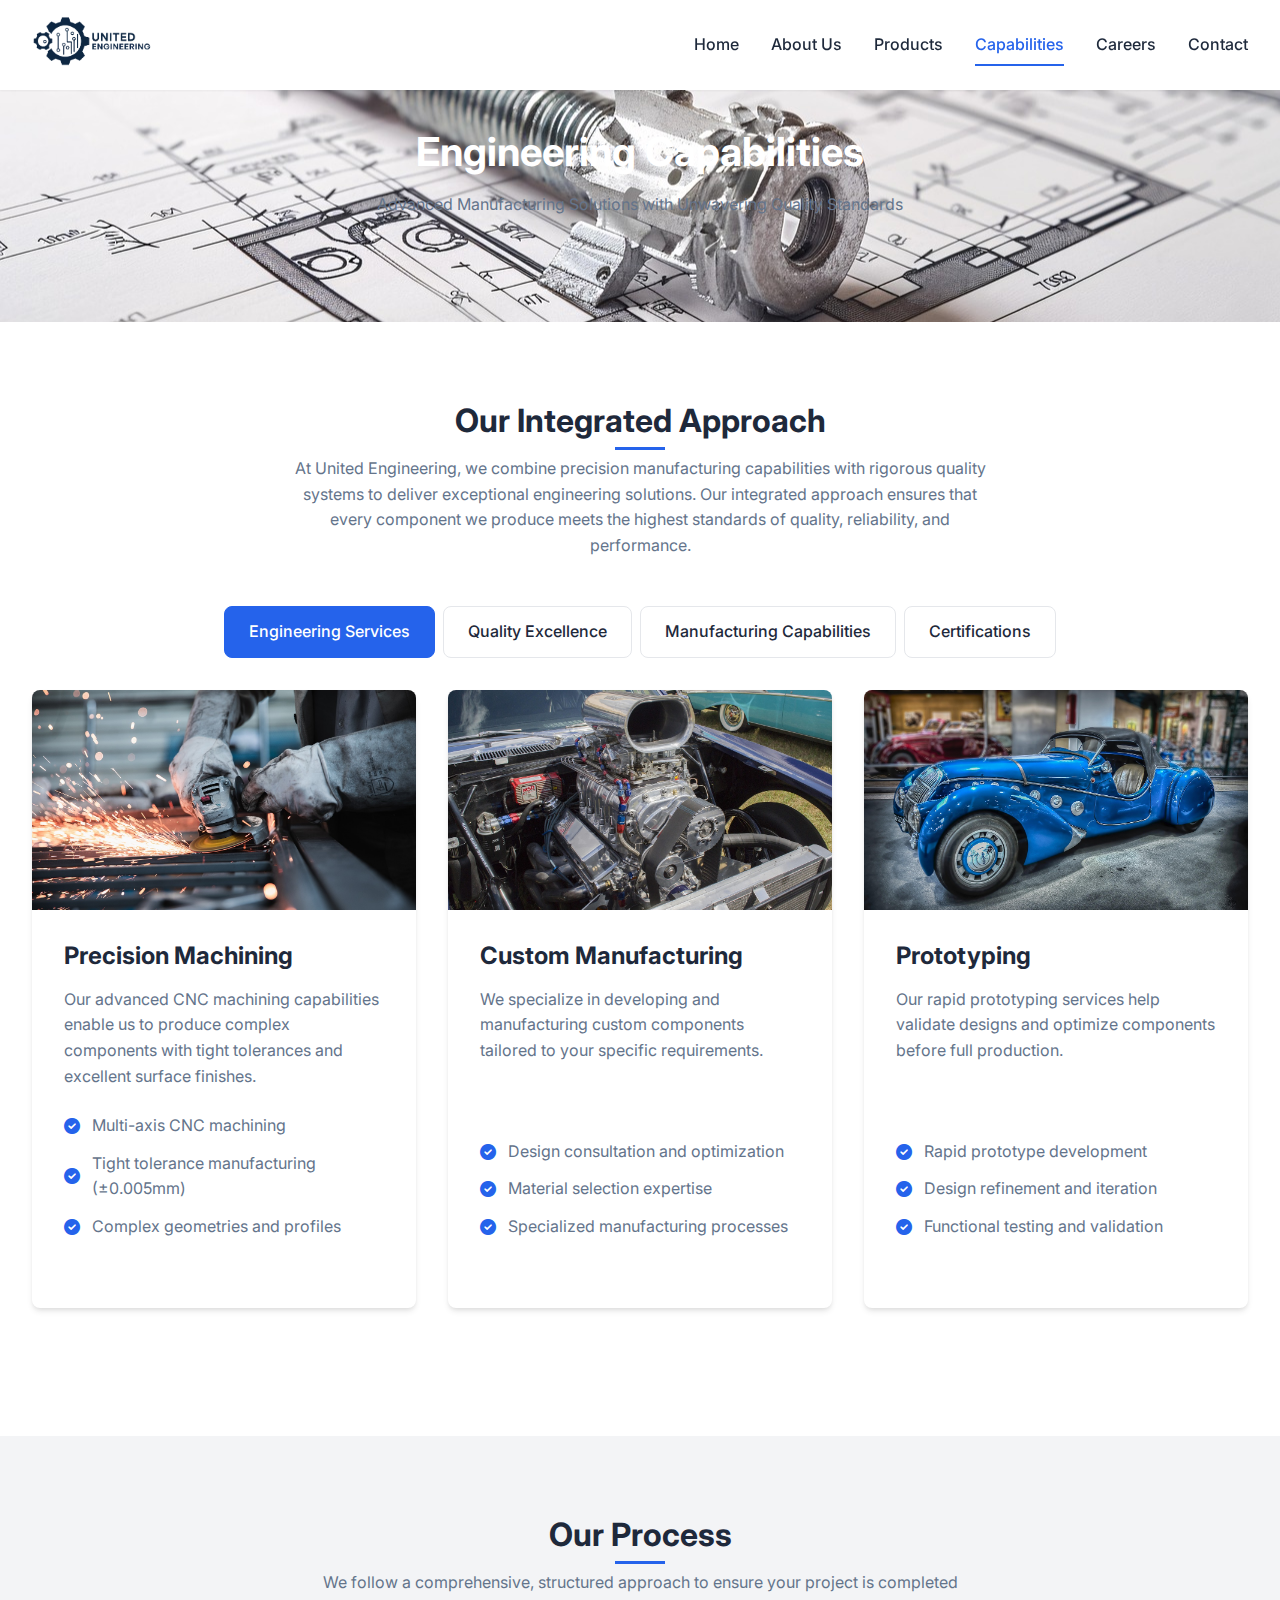
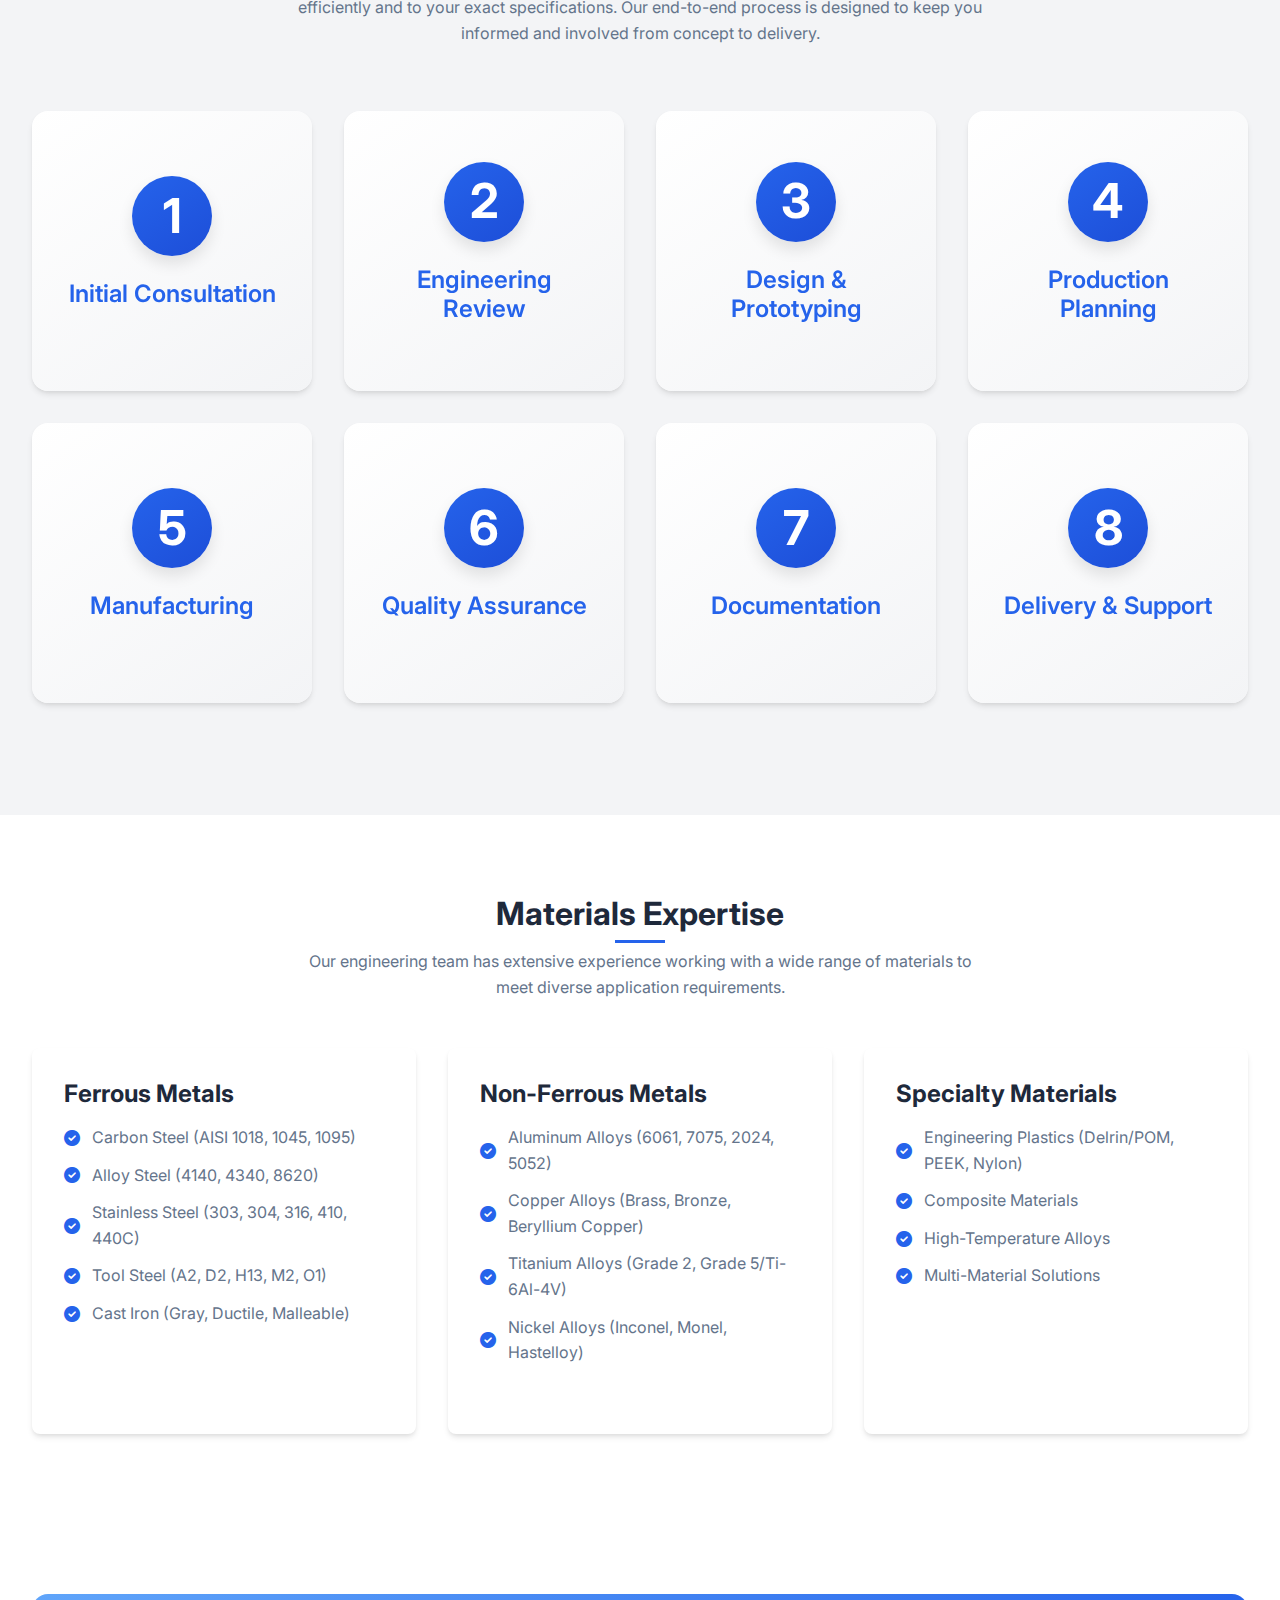
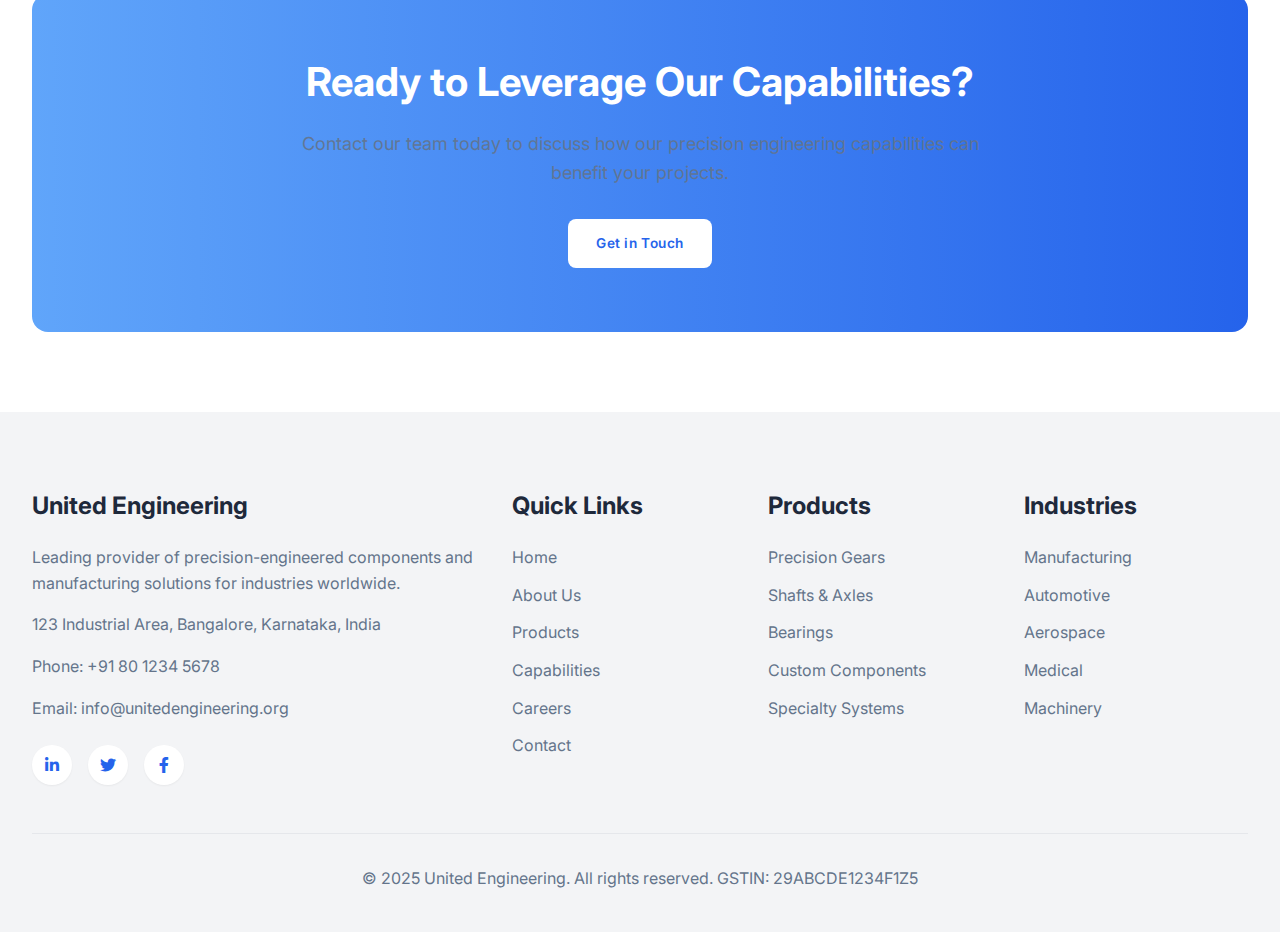
<file: capabilities.html>
<!DOCTYPE html>
<html lang="en">
<head>
    <meta charset="UTF-8">
    <meta name="viewport" content="width=device-width, initial-scale=1.0">
    <title>Engineering Capabilities - United Engineering</title>
    
    <!-- Meta Tags -->
    <meta name="description" content="Explore United Engineering's comprehensive manufacturing capabilities, quality systems, and precision engineering expertise. Our integrated approach ensures exceptional results.">
    <meta name="keywords" content="engineering capabilities, precision machining, manufacturing excellence, quality assurance, engineering services">
    
    <!-- Favicon -->
    <link rel="icon" href="img/favicon.svg" type="image/svg+xml">
    
    <!-- Stylesheets -->
    <link rel="stylesheet" href="css/style.css">
    
    <!-- Fonts -->
    <link rel="preconnect" href="https://fonts.googleapis.com">
    <link rel="preconnect" href="https://fonts.gstatic.com" crossorigin>
    <link href="https://fonts.googleapis.com/css2?family=Inter:wght@300;400;500;600;700;800&display=swap" rel="stylesheet">
    
    <!-- Icons -->
    <link rel="stylesheet" href="https://cdnjs.cloudflare.com/ajax/libs/font-awesome/6.0.0/css/all.min.css">
    
    <style>
        .capabilities-hero {
            background: url('img/services-bg.jpg');
            background-size: cover;
            background-position: center;
            padding: 8rem 0 5rem;
            color: white;
            text-align: center;
        }
        
        .capabilities-hero-content {
            max-width: 800px;
            margin: 0 auto;
        }
        
        .capabilities-card {
            background-color: var(--white);
            border-radius: 0.5rem;
            overflow: hidden;
            box-shadow: var(--shadow);
            transition: all 0.3s ease;
            height: 100%;
            display: flex;
            flex-direction: column;
        }
        
        .capabilities-card:hover {
            transform: translateY(-10px);
            box-shadow: var(--shadow-md);
        }
        
        .capabilities-image {
            height: 220px;
            overflow: hidden;
        }
        
        .capabilities-image img {
            width: 100%;
            height: 100%;
            object-fit: cover;
            transition: transform 0.5s ease;
        }
        
        .capabilities-card:hover .capabilities-image img {
            transform: scale(1.1);
        }
        
        .capabilities-content {
            padding: 2rem;
            flex-grow: 1;
            display: flex;
            flex-direction: column;
        }
        
        .capabilities-title {
            font-size: 1.5rem;
            margin-bottom: 1rem;
            color: var(--text);
        }
        
        .capabilities-desc {
            color: var(--text-light);
            margin-bottom: 1.5rem;
            flex-grow: 1;
        }
        
        .capabilities-features {
            margin-bottom: 1.5rem;
        }
        
        .capabilities-feature {
            display: flex;
            align-items: center;
            gap: 0.75rem;
            margin-bottom: 0.75rem;
            color: var(--text-light);
        }
        
        .capabilities-feature i {
            color: var(--primary);
            font-size: 1rem;
        }
        
        .tabs-container {
            margin-bottom: 3rem;
        }
        
        .tabs {
            display: flex;
            flex-wrap: wrap;
            justify-content: center;
            margin-bottom: 2rem;
            gap: 0.5rem;
        }
        
        .tab {
            padding: 0.75rem 1.5rem;
            background-color: var(--white);
            border: 1px solid var(--gray-200);
            border-radius: 0.5rem;
            cursor: pointer;
            transition: all 0.3s ease;
            font-weight: 500;
        }
        
        .tab.active {
            background-color: var(--primary);
            color: var(--white);
            border-color: var(--primary);
        }
        
        .tab-content {
            display: none;
        }
        
        .tab-content.active {
            display: block;
            animation: fadeIn 0.5s ease;
        }
        
        @keyframes fadeIn {
            from { opacity: 0; }
            to { opacity: 1; }
        }
        
        .quality-pillars {
            margin-top: 2rem;
            display: grid;
            grid-template-columns: repeat(auto-fill, minmax(250px, 1fr));
            gap: 2rem;
        }
        
        .quality-pillar {
            background-color: var(--white);
            border-radius: 0.5rem;
            padding: 2rem;
            box-shadow: var(--shadow);
            transition: all 0.3s ease;
            border-top: 3px solid var(--primary);
            height: 100%;
        }
        
        .quality-pillar:hover {
            transform: translateY(-5px);
            box-shadow: var(--shadow-md);
        }
        
        .pillar-icon {
            width: 60px;
            height: 60px;
            background-color: rgba(37, 99, 235, 0.1);
            color: var(--primary);
            display: flex;
            align-items: center;
            justify-content: center;
            border-radius: 50%;
            font-size: 1.5rem;
            margin-bottom: 1.5rem;
        }
        
        .pillar-title {
            font-size: 1.25rem;
            margin-bottom: 1rem;
            color: var(--primary);
        }
        
        .pillar-desc {
            color: var(--text-light);
        }
        
        .process-section {
            background-color: var(--gray-100);
            position: relative;
            padding: 5rem 0;
        }
        
        .process-container {
            margin: 4rem 0 2rem;
        }
        
        .process-grid {
            display: grid;
            grid-template-columns: repeat(auto-fill, minmax(280px, 1fr));
            gap: 2rem;
        }
        
        .process-card {
            height: 280px;
            perspective: 1000px;
        }
        
        .process-card-inner {
            position: relative;
            width: 100%;
            height: 100%;
            transition: transform 0.8s;
            transform-style: preserve-3d;
            border-radius: 1rem;
            box-shadow: var(--shadow);
        }
        
        .process-card:hover .process-card-inner {
            transform: rotateY(180deg);
        }
        
        .process-card-front, .process-card-back {
            position: absolute;
            width: 100%;
            height: 100%;
            -webkit-backface-visibility: hidden;
            backface-visibility: hidden;
            border-radius: 1rem;
            display: flex;
            flex-direction: column;
            justify-content: center;
            align-items: center;
            padding: 2rem;
            text-align: center;
        }
        
        .process-card-front {
            background: linear-gradient(145deg, var(--white), var(--gray-100));
            color: var(--text);
        }
        
        .process-card-back {
            background: linear-gradient(145deg, var(--primary), var(--primary-dark));
            color: var(--white);
            transform: rotateY(180deg);
        }
        
        .process-number {
            font-size: 3rem;
            font-weight: 700;
            background: linear-gradient(145deg, var(--primary), var(--primary-dark));
            color: var(--white);
            width: 80px;
            height: 80px;
            border-radius: 50%;
            display: flex;
            align-items: center;
            justify-content: center;
            margin-bottom: 1.5rem;
            box-shadow: 0 8px 15px rgba(0, 0, 0, 0.1);
        }
        
        .process-card-front h3 {
            font-size: 1.5rem;
            font-weight: 600;
            color: var(--primary);
        }
        
        .process-card-back p {
            color: var(--white);
            font-size: 1.1rem;
            line-height: 1.7;
        }
        
        @media (max-width: 1200px) {
            .process-grid {
                grid-template-columns: repeat(auto-fill, minmax(250px, 1fr));
            }
        }
        
        @media (max-width: 768px) {
            .process-grid {
                grid-template-columns: repeat(auto-fill, minmax(220px, 1fr));
            }
            
            .process-card {
                height: 250px;
            }
            
            .process-number {
                width: 70px;
                height: 70px;
                font-size: 2.5rem;
            }
            
            .process-card-front h3 {
                font-size: 1.3rem;
            }
            
            .process-card-back p {
                font-size: 1rem;
            }
        }
        
        @media (max-width: 576px) {
            .process-grid {
                grid-template-columns: 1fr;
                max-width: 320px;
                margin: 0 auto;
            }
        }
        
        .equipment-section {
            padding: 5rem 0;
        }
        
        .equipment-image {
            height: 350px;
            border-radius: 0.5rem;
            overflow: hidden;
            margin-bottom: 2rem;
            box-shadow: var(--shadow);
        }
        
        .equipment-image img {
            width: 100%;
            height: 100%;
            object-fit: cover;
        }
        
        .certifications-section {
            background-color: var(--gray-100);
            padding: 5rem 0;
        }
        
        .certifications-grid {
            display: grid;
            grid-template-columns: repeat(auto-fill, minmax(250px, 1fr));
            gap: 2rem;
        }
        
        .certification-card {
            background-color: var(--white);
            padding: 2rem;
            border-radius: 0.5rem;
            box-shadow: var(--shadow);
            transition: all 0.3s ease;
            text-align: center;
            height: 100%;
        }
        
        .certification-card:hover {
            transform: translateY(-5px);
            box-shadow: var(--shadow-md);
        }
        
        .certification-image {
            width: 80px;
            height: 80px;
            margin: 0 auto 1.5rem;
        }
        
        .certification-image img {
            width: 100%;
            height: 100%;
            object-fit: contain;
        }
        
        .certification-title {
            font-size: 1.25rem;
            margin-bottom: 1rem;
            color: var(--text);
        }
        
        .manufacturing-grid {
            display: grid;
            grid-template-columns: repeat(auto-fill, minmax(300px, 1fr));
            gap: 2rem;
            margin-top: 3rem;
        }
        
        .manufacturing-card {
            background-color: var(--white);
            border-radius: 0.5rem;
            padding: 2rem;
            box-shadow: var(--shadow);
            transition: all 0.3s ease;
            text-align: center;
            height: 100%;
        }
        
        .manufacturing-card:hover {
            transform: translateY(-5px);
            box-shadow: var(--shadow-md);
        }
        
        .manufacturing-icon {
            font-size: 2.5rem;
            color: var(--primary);
            margin-bottom: 1.5rem;
        }
        
        .manufacturing-title {
            font-size: 1.25rem;
            margin-bottom: 1rem;
            color: var(--text);
        }
        
        @media (max-width: 991px) {
            .process-step {
                flex-direction: column;
                gap: 1rem;
            }
            
            .process-step::after {
                display: none;
            }
        }
        
        @media (max-width: 768px) {
            .tabs {
                flex-direction: column;
                align-items: center;
            }
            
            .tab {
                width: 100%;
                text-align: center;
            }
        }
    </style>
</head>
<body>
    <!-- Header -->
    <header class="header">
        <div class="container header-container">
            <div class="logo">
                <a href="index.html">
                    <img src="img/united_engineering_logo.png" alt="United Engineering Logo">
                </a>
            </div>
            
            <nav>
                <ul class="nav-menu">
                    <li><a href="index.html" class="nav-link">Home</a></li>
                    <li><a href="about.html" class="nav-link">About Us</a></li>
                    <li><a href="products.html" class="nav-link">Products</a></li>
                    <li><a href="capabilities.html" class="nav-link active">Capabilities</a></li>
                    <li><a href="careers.html" class="nav-link">Careers</a></li>
                    <li><a href="contact.html" class="nav-link">Contact</a></li>
                </ul>
            </nav>
            
            <button class="mobile-menu-btn">
                <i class="fas fa-bars"></i>
            </button>
        </div>
    </header>
    
    <!-- Hero Section -->
    <section class="capabilities-hero">
        <div class="container">
            <div class="capabilities-hero-content animate">
                <h1>Engineering Capabilities</h1>
                <p>Advanced Manufacturing Solutions with Unwavering Quality Standards</p>
            </div>
        </div>
    </section>
    
    <!-- Intro Section -->
    <section class="section">
        <div class="container">
            <div class="section-title">
                <h2>Our Integrated Approach</h2>
                <p>At United Engineering, we combine precision manufacturing capabilities with rigorous quality systems to deliver exceptional engineering solutions. Our integrated approach ensures that every component we produce meets the highest standards of quality, reliability, and performance.</p>
            </div>
            
            <div class="tabs-container">
                <div class="tabs">
                    <div class="tab active" data-tab="services">Engineering Services</div>
                    <div class="tab" data-tab="quality">Quality Excellence</div>
                    <div class="tab" data-tab="manufacturing">Manufacturing Capabilities</div>
                    <div class="tab" data-tab="certifications">Certifications</div>
                </div>
                
                <!-- Services Tab Content -->
                <div class="tab-content active" id="services-tab">
                    <div class="product-grid">
                        <div class="capabilities-card animate">
                            <div class="capabilities-image">
                                <img src="img/custom-manufacturing.jpg" alt="Precision Machining">
                            </div>
                            <div class="capabilities-content">
                                <h3 class="capabilities-title">Precision Machining</h3>
                                <p class="capabilities-desc">Our advanced CNC machining capabilities enable us to produce complex components with tight tolerances and excellent surface finishes.</p>
                                <div class="capabilities-features">
                                    <div class="capabilities-feature">
                                        <i class="fas fa-check-circle"></i>
                                        <span>Multi-axis CNC machining</span>
                                    </div>
                                    <div class="capabilities-feature">
                                        <i class="fas fa-check-circle"></i>
                                        <span>Tight tolerance manufacturing (±0.005mm)</span>
                                    </div>
                                    <div class="capabilities-feature">
                                        <i class="fas fa-check-circle"></i>
                                        <span>Complex geometries and profiles</span>
                                    </div>
                                </div>
                            </div>
                        </div>
                        
                        <div class="capabilities-card animate">
                            <div class="capabilities-image">
                                <img src="img/custom-parts.jpg" alt="Custom Manufacturing">
                            </div>
                            <div class="capabilities-content">
                                <h3 class="capabilities-title">Custom Manufacturing</h3>
                                <p class="capabilities-desc">We specialize in developing and manufacturing custom components tailored to your specific requirements.</p>
                                <div class="capabilities-features">
                                    <div class="capabilities-feature">
                                        <i class="fas fa-check-circle"></i>
                                        <span>Design consultation and optimization</span>
                                    </div>
                                    <div class="capabilities-feature">
                                        <i class="fas fa-check-circle"></i>
                                        <span>Material selection expertise</span>
                                    </div>
                                    <div class="capabilities-feature">
                                        <i class="fas fa-check-circle"></i>
                                        <span>Specialized manufacturing processes</span>
                                    </div>
                                </div>
                            </div>
                        </div>
                        
                        <div class="capabilities-card animate">
                            <div class="capabilities-image">
                                <img src="img/prototyping.jpg" alt="Prototyping">
                            </div>
                            <div class="capabilities-content">
                                <h3 class="capabilities-title">Prototyping</h3>
                                <p class="capabilities-desc">Our rapid prototyping services help validate designs and optimize components before full production.</p>
                                <div class="capabilities-features">
                                    <div class="capabilities-feature">
                                        <i class="fas fa-check-circle"></i>
                                        <span>Rapid prototype development</span>
                                    </div>
                                    <div class="capabilities-feature">
                                        <i class="fas fa-check-circle"></i>
                                        <span>Design refinement and iteration</span>
                                    </div>
                                    <div class="capabilities-feature">
                                        <i class="fas fa-check-circle"></i>
                                        <span>Functional testing and validation</span>
                                    </div>
                                </div>
                            </div>
                        </div>
                    </div>
                </div>
                
                <!-- Quality Tab Content -->
                <div class="tab-content" id="quality-tab">
                    <h3 class="text-center" style="margin-bottom: 2rem;">Our Quality Management System</h3>
                    
                    <div class="quality-pillars">
                        <div class="quality-pillar animate">
                            <div class="pillar-icon">
                                <i class="fas fa-check-circle"></i>
                            </div>
                            <h3 class="pillar-title">Quality Assurance</h3>
                            <p class="pillar-desc">Our comprehensive quality assurance program is designed to prevent defects through systematic monitoring of production processes. We implement robust procedures to ensure that every component meets or exceeds specified requirements.</p>
                        </div>
                        
                        <div class="quality-pillar animate">
                            <div class="pillar-icon">
                                <i class="fas fa-search"></i>
                            </div>
                            <h3 class="pillar-title">Quality Control</h3>
                            <p class="pillar-desc">We employ rigorous inspection and testing methodologies throughout the manufacturing process. Our skilled quality control technicians verify dimensional accuracy, material properties, and functional performance of all components.</p>
                        </div>
                        
                        <div class="quality-pillar animate">
                            <div class="pillar-icon">
                                <i class="fas fa-sync-alt"></i>
                            </div>
                            <h3 class="pillar-title">Continuous Improvement</h3>
                            <p class="pillar-desc">We are committed to ongoing enhancement of our processes, methodologies, and capabilities. Through regular audits, data analysis, and implementation of best practices, we continuously refine our operations.</p>
                        </div>
                    </div>
                    
                    <div class="equipment-image animate" style="margin-top: 3rem;">
                        <img src="img/quality-equipment.jpg" alt="Quality Control Equipment">
                    </div>
                </div>
                
                <!-- Manufacturing Tab Content -->
                <div class="tab-content" id="manufacturing-tab">
                    <h3 class="text-center" style="margin-bottom: 2rem;">Advanced Manufacturing Capabilities</h3>
                    
                    <div class="manufacturing-grid">
                        <div class="manufacturing-card animate">
                            <div class="manufacturing-icon">
                                <i class="fas fa-tools"></i>
                            </div>
                            <h3 class="manufacturing-title">CNC Machining</h3>
                            <p>Multi-axis CNC machines capable of producing complex components with tight tolerances and excellent surface finishes.</p>
                        </div>
                        
                        <div class="manufacturing-card animate">
                            <div class="manufacturing-icon">
                                <i class="fas fa-cogs"></i>
                            </div>
                            <h3 class="manufacturing-title">Gear Manufacturing</h3>
                            <p>Specialized equipment for producing precision gears, including spur, helical, bevel, and worm gears to AGMA standards.</p>
                        </div>
                        
                        <div class="manufacturing-card animate">
                            <div class="manufacturing-icon">
                                <i class="fas fa-drafting-compass"></i>
                            </div>
                            <h3 class="manufacturing-title">Precision Grinding</h3>
                            <p>Advanced surface, cylindrical, and centerless grinding capabilities for achieving superior surface finishes and tight tolerances.</p>
                        </div>
                        
                        <div class="manufacturing-card animate">
                            <div class="manufacturing-icon">
                                <i class="fas fa-ruler-combined"></i>
                            </div>
                            <h3 class="manufacturing-title">Metrology</h3>
                            <p>State-of-the-art measurement and inspection equipment, including CMMs, for verifying dimensional accuracy and quality compliance.</p>
                        </div>
                        
                        <div class="manufacturing-card animate">
                            <div class="manufacturing-icon">
                                <i class="fas fa-fire-alt"></i>
                            </div>
                            <h3 class="manufacturing-title">Heat Treatment</h3>
                            <p>Comprehensive heat treatment facilities for improving material properties, including hardening, tempering, annealing, and case hardening.</p>
                        </div>
                        
                        <div class="manufacturing-card animate">
                            <div class="manufacturing-icon">
                                <i class="fas fa-microscope"></i>
                            </div>
                            <h3 class="manufacturing-title">Material Testing</h3>
                            <p>In-house capabilities for material verification, mechanical testing, and metallurgical analysis to ensure quality and compliance.</p>
                        </div>
                    </div>
                </div>
                
                <!-- Certifications Tab Content -->
                <div class="tab-content" id="certifications-tab">
                    <h3 class="text-center" style="margin-bottom: 2rem;">Industry Standards & Certifications</h3>
                    
                    <div class="certifications-grid">
                        <div class="certification-card animate">
                            <div class="certification-image">
                                <img src="img/quality-standard.svg" alt="ISO 9001:2015">
                            </div>
                            <h3 class="certification-title">ISO 9001:2015</h3>
                            <p>Our quality management system is certified to ISO 9001:2015, demonstrating our commitment to consistent quality through documented processes, continuous improvement protocols, and rigorous quality control at every stage.</p>
                        </div>
                        
                        <div class="certification-card animate">
                            <div class="certification-image">
                                <img src="img/environmental-standard.svg" alt="ISO 14001:2015">
                            </div>
                            <h3 class="certification-title">Environmental Management</h3>
                            <p>We follow ISO 14001 guidelines, implementing responsible practices and waste reduction initiatives to minimize environmental impact throughout our manufacturing operations while maintaining product quality.</p>
                        </div>
                        
                        <div class="certification-card animate">
                            <div class="certification-image">
                                <img src="img/industry-standard.svg" alt="Industry Standards">
                            </div>
                            <h3 class="certification-title">Industry-Specific Compliance</h3>
                            <p>We adhere to specialized industry requirements including IATF 16949 for automotive, AS9100 for aerospace, and other sector-specific standards ensuring components meet specialized quality requirements.</p>
                        </div>
                    </div>
                </div>
            </div>
        </div>
    </section>
    
    <!-- Process Section -->
    <section class="section process-section">
        <div class="container">
            <div class="section-title">
                <h2>Our Process</h2>
                <p>We follow a comprehensive, structured approach to ensure your project is completed efficiently and to your exact specifications. Our end-to-end process is designed to keep you informed and involved from concept to delivery.</p>
            </div>
            
            <div class="process-container">
                <div class="process-grid">
                    <!-- Step 1 -->
                    <div class="process-card animate">
                        <div class="process-card-inner">
                            <div class="process-card-front">
                                <div class="process-number">1</div>
                                <h3>Initial Consultation</h3>
                            </div>
                            <div class="process-card-back">
                                <p>We carefully assess your requirements, specifications, and project goals to ensure a clear understanding of your needs.</p>
                            </div>
                        </div>
                    </div>
                    
                    <!-- Step 2 -->
                    <div class="process-card animate">
                        <div class="process-card-inner">
                            <div class="process-card-front">
                                <div class="process-number">2</div>
                                <h3>Engineering Review</h3>
                            </div>
                            <div class="process-card-back">
                                <p>Our engineers analyze technical feasibility, material selection, and manufacturability to optimize your design.</p>
                            </div>
                        </div>
                    </div>
                    
                    <!-- Step 3 -->
                    <div class="process-card animate">
                        <div class="process-card-inner">
                            <div class="process-card-front">
                                <div class="process-number">3</div>
                                <h3>Design & Prototyping</h3>
                            </div>
                            <div class="process-card-back">
                                <p>We refine designs and create prototypes when needed, allowing for testing and validation before full production.</p>
                            </div>
                        </div>
                    </div>
                    
                    <!-- Step 4 -->
                    <div class="process-card animate">
                        <div class="process-card-inner">
                            <div class="process-card-front">
                                <div class="process-number">4</div>
                                <h3>Production Planning</h3>
                            </div>
                            <div class="process-card-back">
                                <p>We establish tooling requirements, production schedules, and resource allocation to ensure efficient manufacturing.</p>
                            </div>
                        </div>
                    </div>
                    
                    <!-- Step 5 -->
                    <div class="process-card animate">
                        <div class="process-card-inner">
                            <div class="process-card-front">
                                <div class="process-number">5</div>
                                <h3>Manufacturing</h3>
                            </div>
                            <div class="process-card-back">
                                <p>Components are produced using our precision equipment with in-process quality checks throughout production.</p>
                            </div>
                        </div>
                    </div>
                    
                    <!-- Step 6 -->
                    <div class="process-card animate">
                        <div class="process-card-inner">
                            <div class="process-card-front">
                                <div class="process-number">6</div>
                                <h3>Quality Assurance</h3>
                            </div>
                            <div class="process-card-back">
                                <p>Comprehensive inspection and testing verify all components meet required specifications and quality standards.</p>
                            </div>
                        </div>
                    </div>
                    
                    <!-- Step 7 -->
                    <div class="process-card animate">
                        <div class="process-card-inner">
                            <div class="process-card-front">
                                <div class="process-number">7</div>
                                <h3>Documentation</h3>
                            </div>
                            <div class="process-card-back">
                                <p>We provide complete documentation including inspection reports and material certificates as required.</p>
                            </div>
                        </div>
                    </div>
                    
                    <!-- Step 8 -->
                    <div class="process-card animate">
                        <div class="process-card-inner">
                            <div class="process-card-front">
                                <div class="process-number">8</div>
                                <h3>Delivery & Support</h3>
                            </div>
                            <div class="process-card-back">
                                <p>Final products are carefully packaged and delivered, with follow-up support to ensure your complete satisfaction.</p>
                            </div>
                        </div>
                    </div>
                </div>
            </div>
        </div>
    </section>
    
    <!-- Materials Section -->
    <section class="section equipment-section">
        <div class="container">
            <div class="section-title">
                <h2>Materials Expertise</h2>
                <p>Our engineering team has extensive experience working with a wide range of materials to meet diverse application requirements.</p>
            </div>
            
            <div class="product-grid">
                <div class="capabilities-card animate">
                    <div class="capabilities-content">
                        <h3 class="capabilities-title">Ferrous Metals</h3>
                        <div class="capabilities-features">
                            <div class="capabilities-feature">
                                <i class="fas fa-check-circle"></i>
                                <span>Carbon Steel (AISI 1018, 1045, 1095)</span>
                            </div>
                            <div class="capabilities-feature">
                                <i class="fas fa-check-circle"></i>
                                <span>Alloy Steel (4140, 4340, 8620)</span>
                            </div>
                            <div class="capabilities-feature">
                                <i class="fas fa-check-circle"></i>
                                <span>Stainless Steel (303, 304, 316, 410, 440C)</span>
                            </div>
                            <div class="capabilities-feature">
                                <i class="fas fa-check-circle"></i>
                                <span>Tool Steel (A2, D2, H13, M2, O1)</span>
                            </div>
                            <div class="capabilities-feature">
                                <i class="fas fa-check-circle"></i>
                                <span>Cast Iron (Gray, Ductile, Malleable)</span>
                            </div>
                        </div>
                    </div>
                </div>
                
                <div class="capabilities-card animate">
                    <div class="capabilities-content">
                        <h3 class="capabilities-title">Non-Ferrous Metals</h3>
                        <div class="capabilities-features">
                            <div class="capabilities-feature">
                                <i class="fas fa-check-circle"></i>
                                <span>Aluminum Alloys (6061, 7075, 2024, 5052)</span>
                            </div>
                            <div class="capabilities-feature">
                                <i class="fas fa-check-circle"></i>
                                <span>Copper Alloys (Brass, Bronze, Beryllium Copper)</span>
                            </div>
                            <div class="capabilities-feature">
                                <i class="fas fa-check-circle"></i>
                                <span>Titanium Alloys (Grade 2, Grade 5/Ti-6Al-4V)</span>
                            </div>
                            <div class="capabilities-feature">
                                <i class="fas fa-check-circle"></i>
                                <span>Nickel Alloys (Inconel, Monel, Hastelloy)</span>
                            </div>
                        </div>
                    </div>
                </div>
                
                <div class="capabilities-card animate">
                    <div class="capabilities-content">
                        <h3 class="capabilities-title">Specialty Materials</h3>
                        <div class="capabilities-features">
                            <div class="capabilities-feature">
                                <i class="fas fa-check-circle"></i>
                                <span>Engineering Plastics (Delrin/POM, PEEK, Nylon)</span>
                            </div>
                            <div class="capabilities-feature">
                                <i class="fas fa-check-circle"></i>
                                <span>Composite Materials</span>
                            </div>
                            <div class="capabilities-feature">
                                <i class="fas fa-check-circle"></i>
                                <span>High-Temperature Alloys</span>
                            </div>
                            <div class="capabilities-feature">
                                <i class="fas fa-check-circle"></i>
                                <span>Multi-Material Solutions</span>
                            </div>
                        </div>
                    </div>
                </div>
            </div>
        </div>
    </section>
    
    <!-- CTA Section -->
    <section class="container">
        <div class="cta animate">
            <div class="cta-content">
                <h2 class="cta-title">Ready to Leverage Our Capabilities?</h2>
                <p class="cta-text">Contact our team today to discuss how our precision engineering capabilities can benefit your projects.</p>
                <a href="contact.html" class="btn cta-btn">Get in Touch</a>
            </div>
        </div>
    </section>
    
    <!-- Footer -->
    <footer class="footer">
        <div class="container">
            <div class="footer-grid">
                <div class="footer-info">
                    <h3>United Engineering</h3>
                    <p>Leading provider of precision-engineered components and manufacturing solutions for industries worldwide.</p>
                    <p>123 Industrial Area, Bangalore, Karnataka, India</p>
                    <p>Phone: +91 80 1234 5678</p>
                    <p>Email: info@unitedengineering.org</p>
                    <div class="footer-social">
                        <a href="#" class="social-link">
                            <i class="fab fa-linkedin-in"></i>
                        </a>
                        <a href="#" class="social-link">
                            <i class="fab fa-twitter"></i>
                        </a>
                        <a href="#" class="social-link">
                            <i class="fab fa-facebook-f"></i>
                        </a>
                    </div>
                </div>
                
                <div class="footer-links">
                    <h3>Quick Links</h3>
                    <ul>
                        <li><a href="index.html">Home</a></li>
                        <li><a href="about.html">About Us</a></li>
                        <li><a href="products.html">Products</a></li>
                        <li><a href="capabilities.html">Capabilities</a></li>
                        <li><a href="careers.html">Careers</a></li>
                        <li><a href="contact.html">Contact</a></li>
                    </ul>
                </div>
                
                <div class="footer-links">
                    <h3>Products</h3>
                    <ul>
                        <li><a href="products.html">Precision Gears</a></li>
                        <li><a href="products.html">Shafts & Axles</a></li>
                        <li><a href="products.html">Bearings</a></li>
                        <li><a href="products.html">Custom Components</a></li>
                        <li><a href="products.html">Specialty Systems</a></li>
                    </ul>
                </div>
                
                <div class="footer-links">
                    <h3>Industries</h3>
                    <ul>
                        <li><a href="about.html">Manufacturing</a></li>
                        <li><a href="about.html">Automotive</a></li>
                        <li><a href="about.html">Aerospace</a></li>
                        <li><a href="about.html">Medical</a></li>
                        <li><a href="about.html">Machinery</a></li>
                    </ul>
                </div>
            </div>
            
            <div class="footer-copyright">
                <p>&copy; 2025 United Engineering. All rights reserved. GSTIN: 29ABCDE1234F1Z5</p>
            </div>
        </div>
    </footer>
    
    <!-- JavaScript -->
    <script src="js/script.js"></script>
    <script>
        // Tab functionality
        document.addEventListener('DOMContentLoaded', function() {
            const tabs = document.querySelectorAll('.tab');
            const tabContents = document.querySelectorAll('.tab-content');
            
            tabs.forEach(tab => {
                tab.addEventListener('click', () => {
                    // Remove active class from all tabs
                    tabs.forEach(t => t.classList.remove('active'));
                    
                    // Add active class to clicked tab
                    tab.classList.add('active');
                    
                    // Hide all tab contents
                    tabContents.forEach(content => content.classList.remove('active'));
                    
                    // Show the corresponding tab content
                    const tabId = tab.getAttribute('data-tab');
                    document.getElementById(tabId + '-tab').classList.add('active');
                });
            });
        });
    </script>
</body>
</html>
</file>
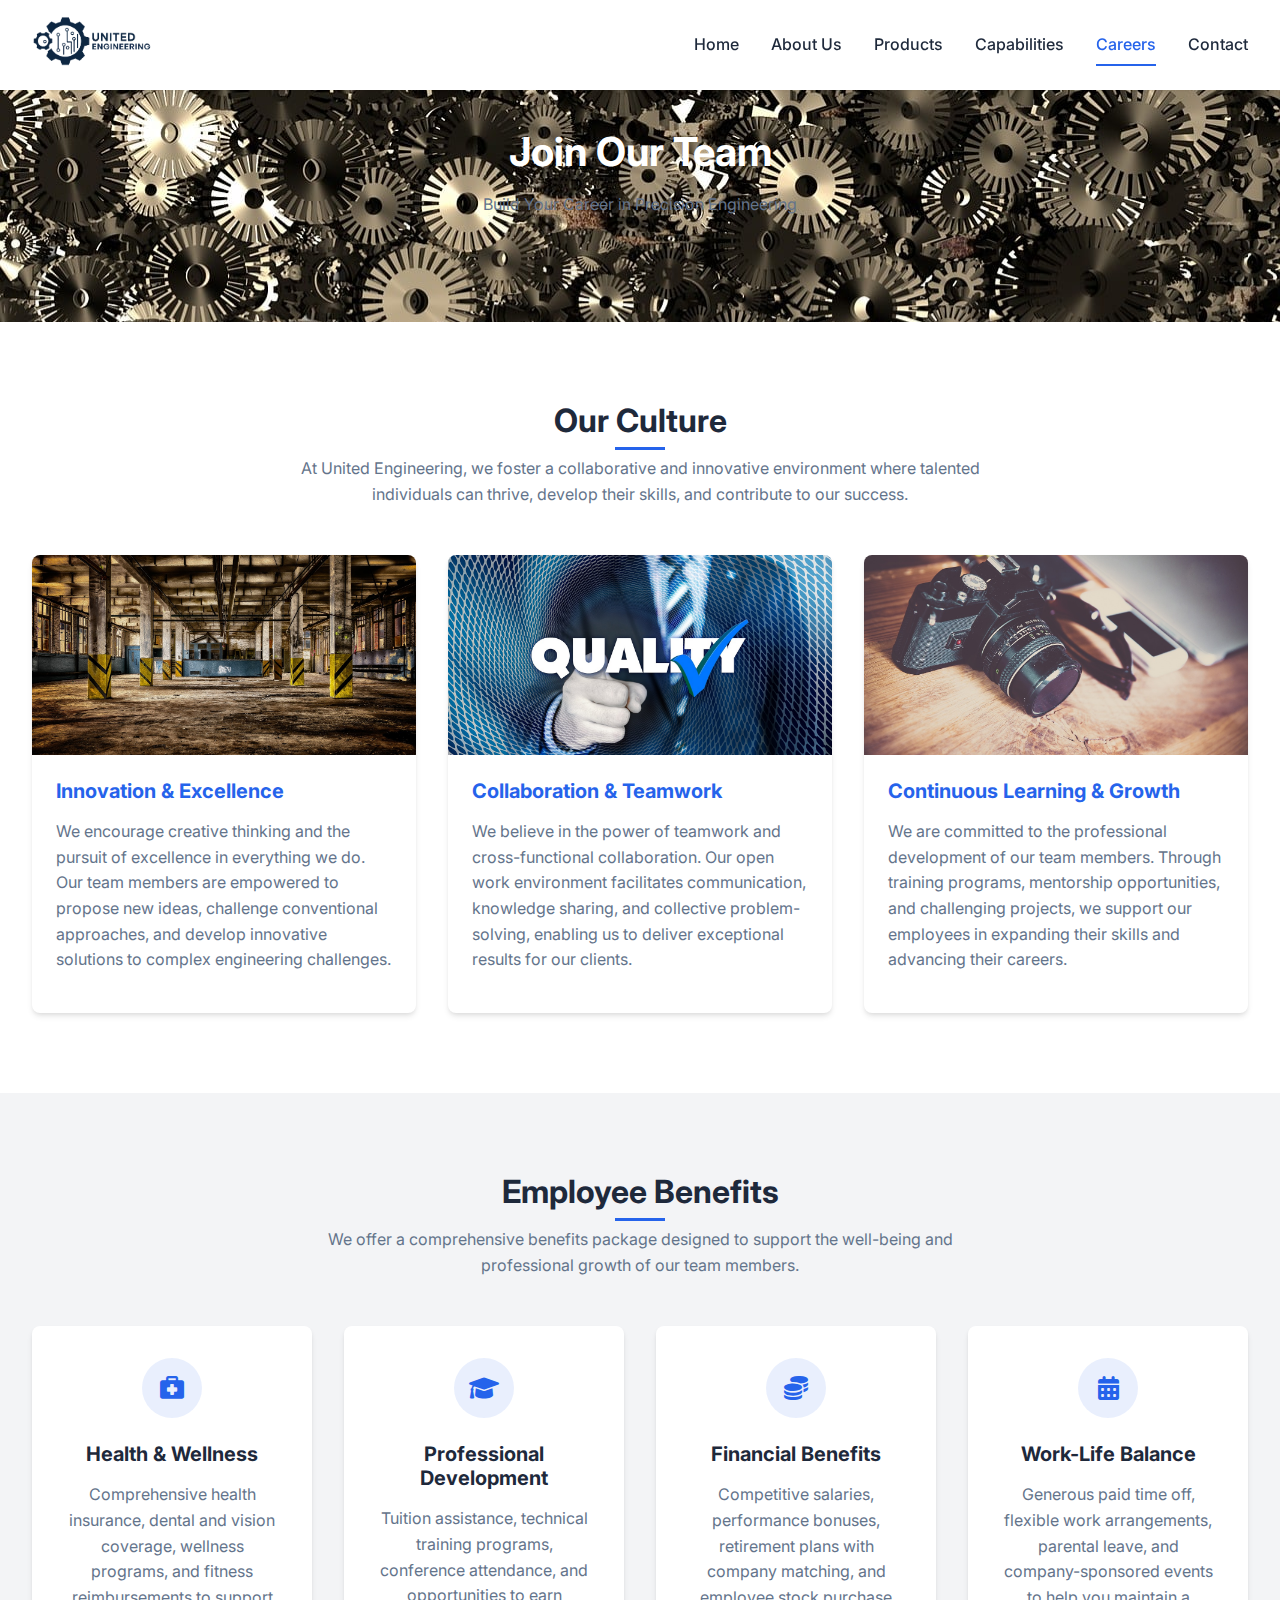
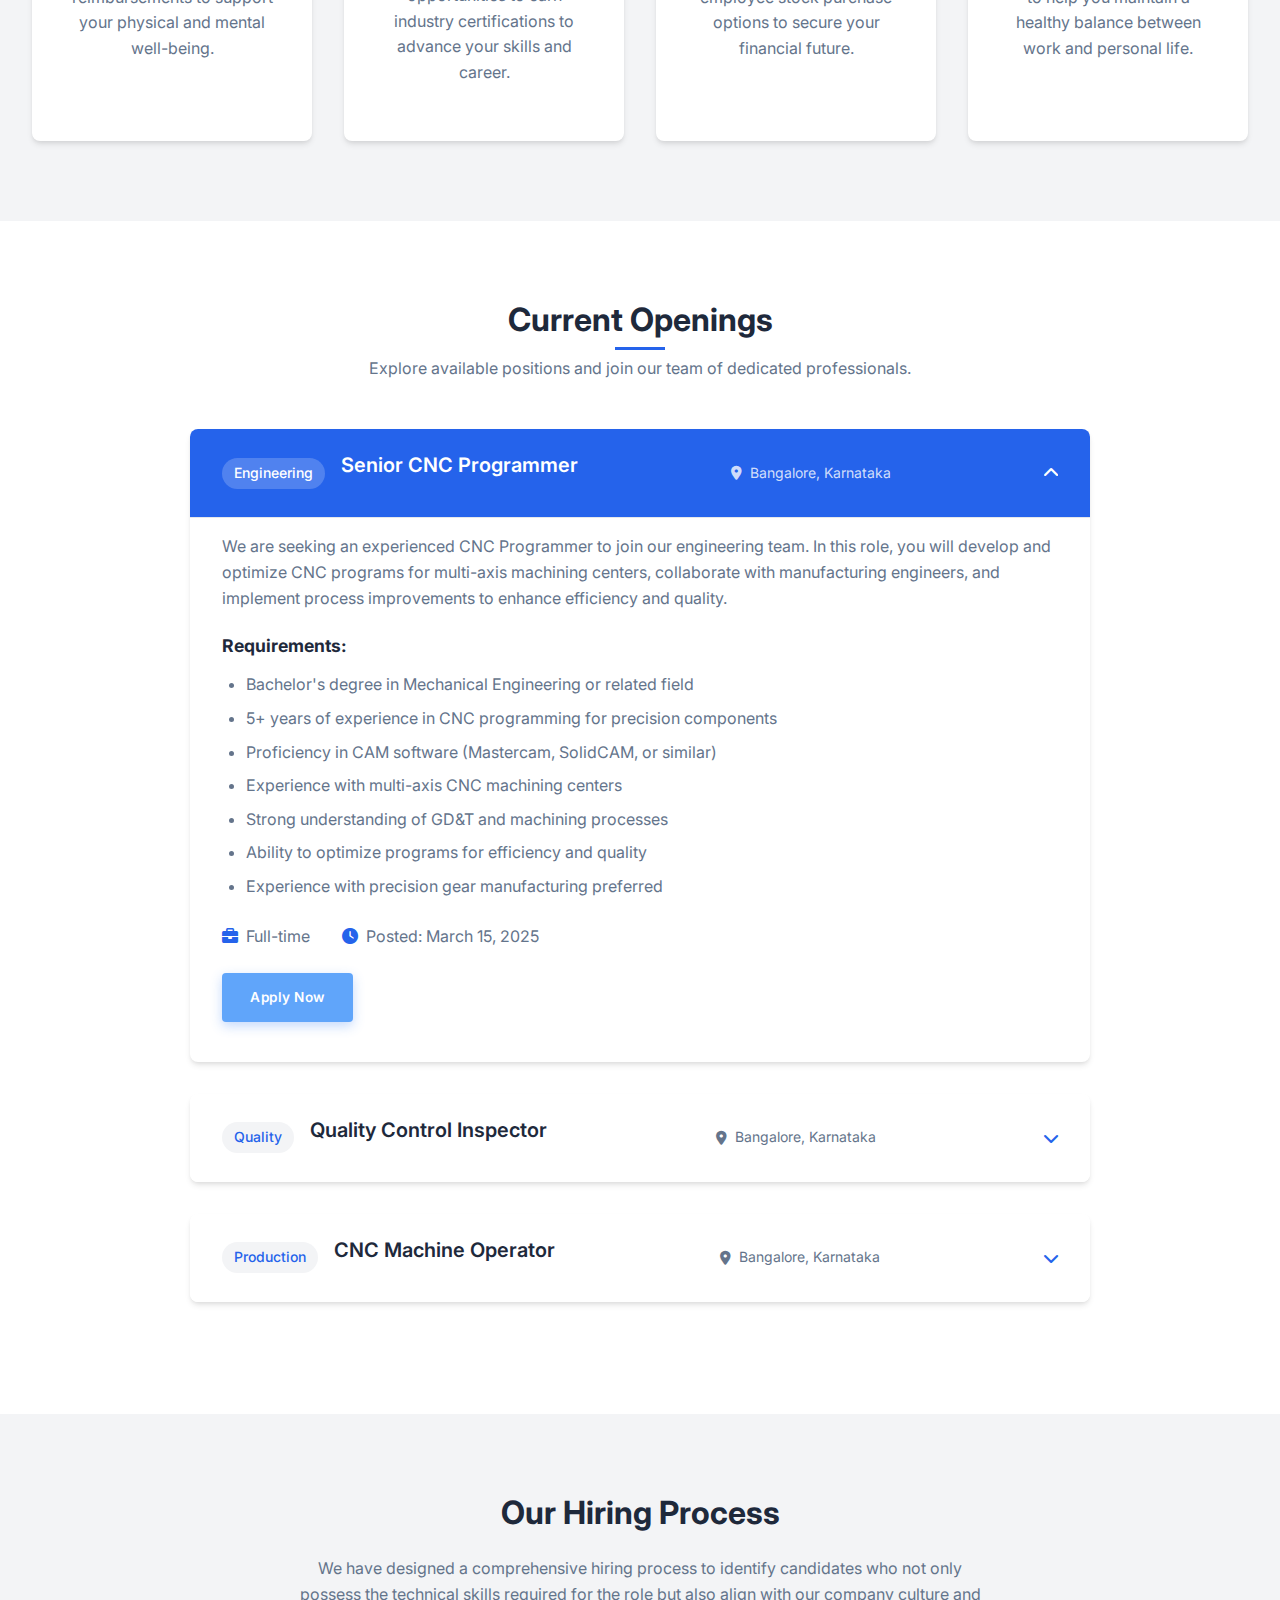
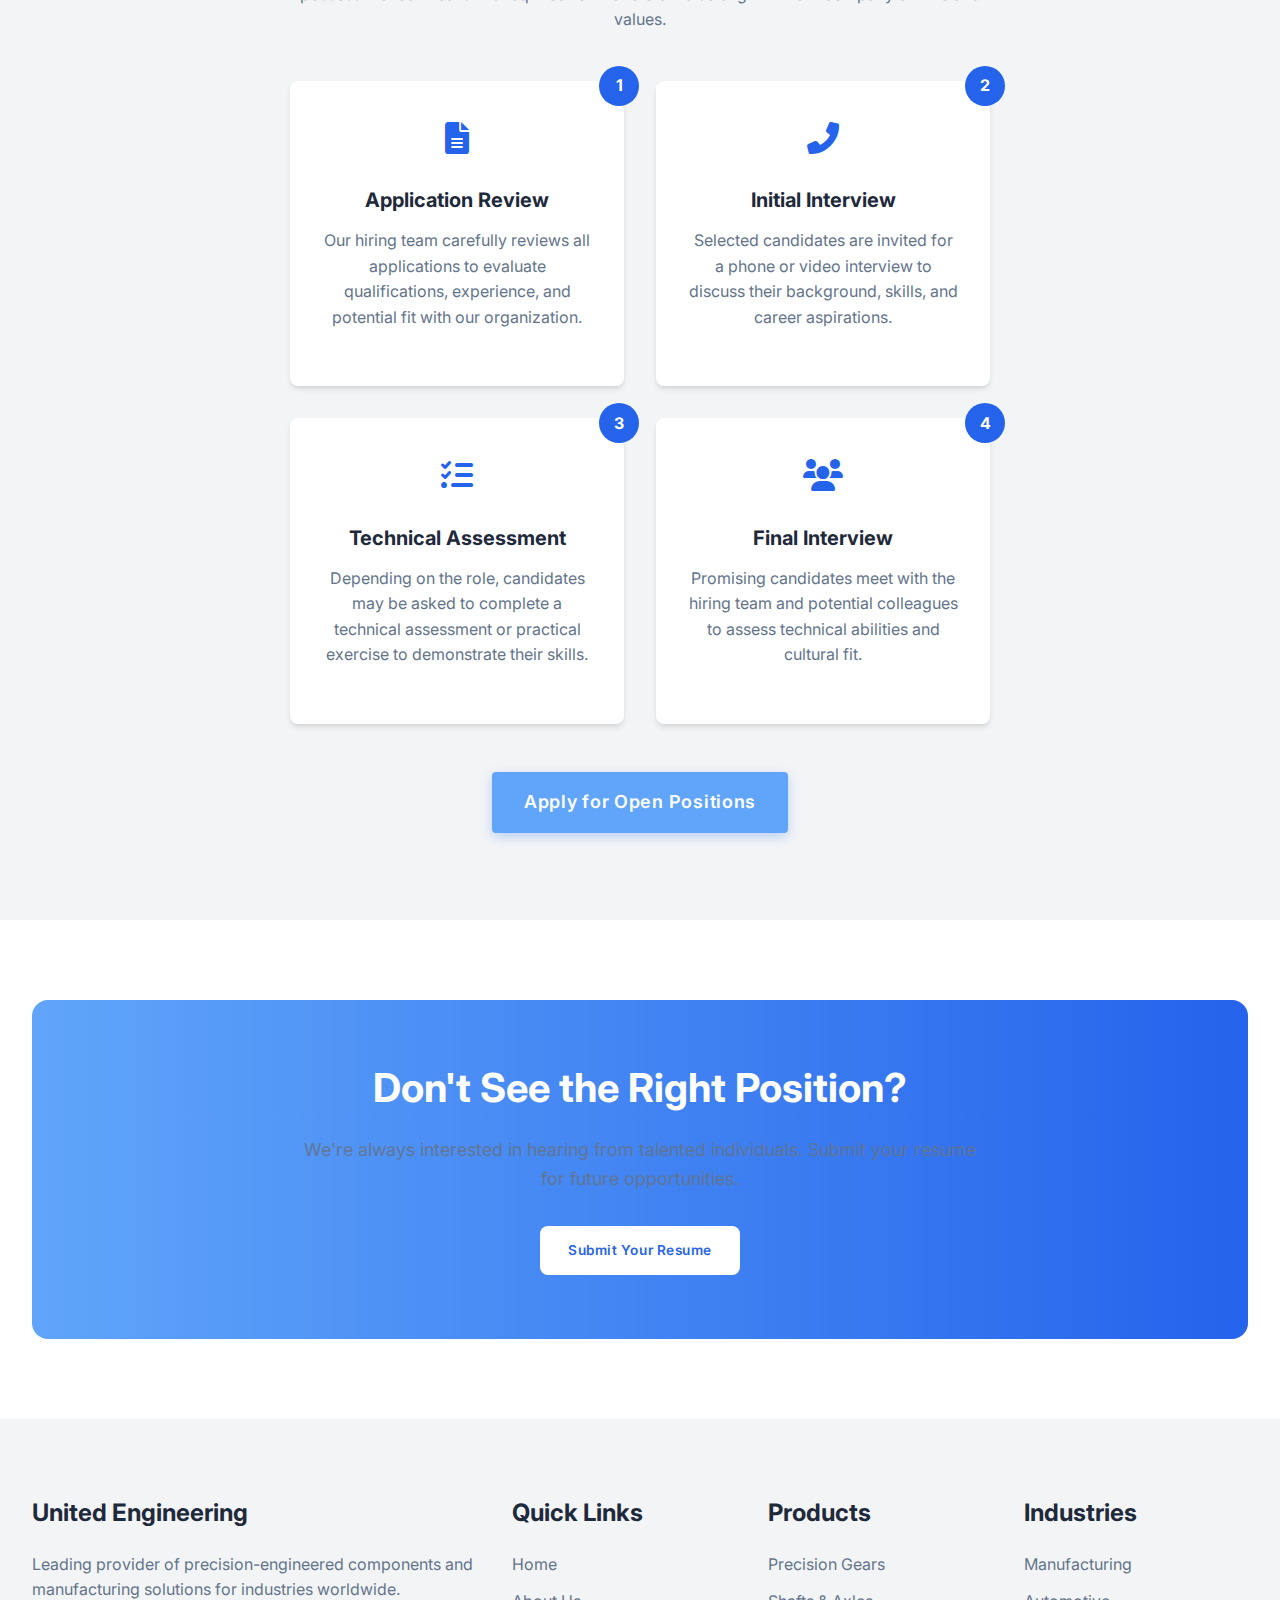
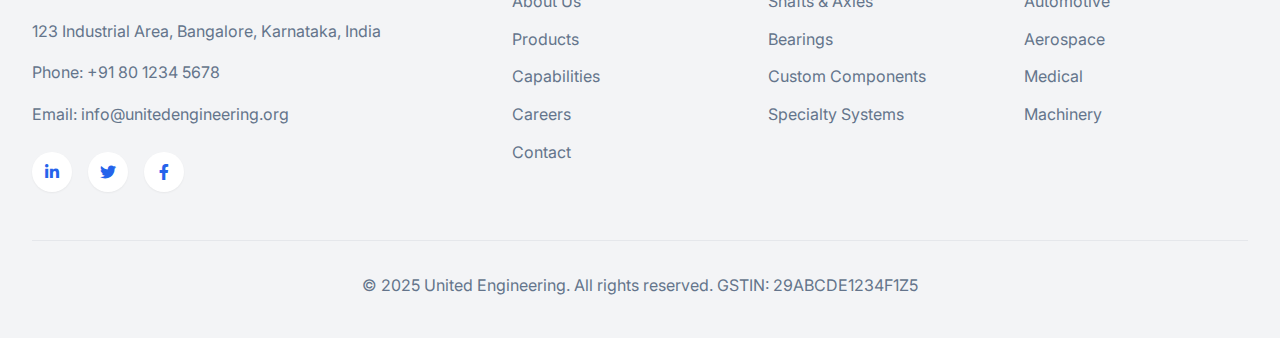
<file: careers.html>
<!DOCTYPE html>
<html lang="en">
<head>
    <meta charset="UTF-8">
    <meta name="viewport" content="width=device-width, initial-scale=1.0">
    <title>Careers - United Engineering</title>
    
    <!-- Meta Tags -->
    <meta name="description" content="Join the United Engineering team. Explore career opportunities in precision engineering, manufacturing, quality control and more.">
    <meta name="keywords" content="engineering careers, manufacturing jobs, precision engineering employment, job openings">
    
    <!-- Favicon -->
    <link rel="icon" href="img/favicon.svg" type="image/svg+xml">
    
    <!-- Stylesheets -->
    <link rel="stylesheet" href="css/style.css">
    
    <!-- Fonts -->
    <link rel="preconnect" href="https://fonts.googleapis.com">
    <link rel="preconnect" href="https://fonts.gstatic.com" crossorigin>
    <link href="https://fonts.googleapis.com/css2?family=Inter:wght@300;400;500;600;700;800&display=swap" rel="stylesheet">
    
    <!-- Icons -->
    <link rel="stylesheet" href="https://cdnjs.cloudflare.com/ajax/libs/font-awesome/6.0.0/css/all.min.css">
    
    <style>
        .careers-hero {
            background: url('img/careers-bg.jpg');
            background-size: cover;
            background-position: center;
            padding: 8rem 0 5rem;
            color: white;
            text-align: center;
        }
        
        .careers-hero-content {
            max-width: 800px;
            margin: 0 auto;
        }
        
        .culture-section {
            position: relative;
        }
        
        .culture-grid {
            display: grid;
            grid-template-columns: repeat(auto-fill, minmax(300px, 1fr));
            gap: 2rem;
        }
        
        .culture-card {
            background-color: var(--white);
            border-radius: 0.5rem;
            overflow: hidden;
            box-shadow: var(--shadow);
            transition: all 0.3s ease;
            height: 100%;
            display: flex;
            flex-direction: column;
        }
        
        .culture-card:hover {
            transform: translateY(-10px);
            box-shadow: var(--shadow-md);
        }
        
        .culture-image {
            height: 200px;
            overflow: hidden;
        }
        
        .culture-image img {
            width: 100%;
            height: 100%;
            object-fit: cover;
            transition: transform 0.5s ease;
        }
        
        .culture-card:hover .culture-image img {
            transform: scale(1.1);
        }
        
        .culture-content {
            padding: 1.5rem;
            flex-grow: 1;
            display: flex;
            flex-direction: column;
        }
        
        .culture-title {
            font-size: 1.25rem;
            margin-bottom: 1rem;
            color: var(--primary);
        }
        
        .culture-desc {
            color: var(--text-light);
            margin-bottom: 1rem;
            flex-grow: 1;
        }
        
        .benefits-section {
            background-color: var(--gray-100);
            position: relative;
        }
        
        .benefits-grid {
            display: grid;
            grid-template-columns: repeat(auto-fill, minmax(250px, 1fr));
            gap: 2rem;
        }
        
        .benefit-card {
            background-color: var(--white);
            padding: 2rem;
            border-radius: 0.5rem;
            box-shadow: var(--shadow);
            text-align: center;
            transition: all 0.3s ease;
            height: 100%;
        }
        
        .benefit-card:hover {
            transform: translateY(-10px);
            box-shadow: var(--shadow-md);
        }
        
        .benefit-icon {
            width: 60px;
            height: 60px;
            background-color: rgba(37, 99, 235, 0.1);
            border-radius: 50%;
            display: flex;
            align-items: center;
            justify-content: center;
            margin: 0 auto 1.5rem;
            color: var(--primary);
            font-size: 1.5rem;
            transition: all 0.3s ease;
        }
        
        .benefit-card:hover .benefit-icon {
            background-color: var(--primary);
            color: var(--white);
        }
        
        .benefit-title {
            font-size: 1.25rem;
            margin-bottom: 1rem;
            color: var(--text);
        }
        
        .benefit-desc {
            color: var(--text-light);
        }
        
        .openings-section {
            padding: 5rem 0;
        }
        
        .openings-container {
            max-width: 900px;
            margin: 0 auto;
        }
        
        .opening-item {
            background-color: var(--white);
            border-radius: 0.5rem;
            box-shadow: var(--shadow);
            margin-bottom: 2rem;
            overflow: hidden;
            transition: all 0.3s ease;
        }
        
        .opening-item:hover {
            transform: translateY(-5px);
            box-shadow: var(--shadow-md);
        }
        
        .opening-header {
            padding: 1.5rem 2rem;
            display: flex;
            align-items: center;
            justify-content: space-between;
            background-color: var(--white);
            cursor: pointer;
            transition: all 0.3s ease;
        }
        
        .opening-title-wrapper {
            display: flex;
            align-items: center;
            gap: 1rem;
        }
        
        .opening-department {
            background-color: var(--gray-100);
            color: var(--primary);
            padding: 0.25rem 0.75rem;
            border-radius: 1rem;
            font-size: 0.875rem;
            font-weight: 500;
        }
        
        .opening-title {
            font-size: 1.25rem;
            font-weight: 600;
            color: var(--text);
        }
        
        .opening-location {
            display: flex;
            align-items: center;
            gap: 0.5rem;
            color: var(--text-light);
            font-size: 0.875rem;
        }
        
        .opening-toggle {
            color: var(--primary);
            transition: transform 0.3s ease;
        }
        
        .opening-content {
            padding: 0;
            max-height: 0;
            overflow: hidden;
            transition: all 0.3s ease;
        }
        
        .opening-inner {
            padding: 1rem 2rem 2rem;
            border-top: 1px solid var(--gray-200);
        }
        
        .opening-desc {
            margin-bottom: 1.5rem;
            color: var(--text-light);
        }
        
        .opening-requirements {
            margin-bottom: 1.5rem;
        }
        
        .opening-requirements h4 {
            font-size: 1.1rem;
            margin-bottom: 1rem;
            color: var(--text);
        }
        
        .requirements-list {
            list-style-type: disc;
            padding-left: 1.5rem;
            color: var(--text-light);
        }
        
        .requirements-list li {
            margin-bottom: 0.5rem;
        }
        
        .opening-meta {
            display: flex;
            flex-wrap: wrap;
            gap: 2rem;
            margin-bottom: 1.5rem;
            color: var(--text-light);
        }
        
        .meta-item {
            display: flex;
            align-items: center;
            gap: 0.5rem;
        }
        
        .meta-item i {
            color: var(--primary);
        }
        
        .opening-item.active .opening-header {
            background-color: var(--primary);
        }
        
        .opening-item.active .opening-title {
            color: var(--white);
        }
        
        .opening-item.active .opening-department {
            background-color: rgba(255, 255, 255, 0.2);
            color: var(--white);
        }
        
        .opening-item.active .opening-location {
            color: rgba(255, 255, 255, 0.8);
        }
        
        .opening-item.active .opening-toggle {
            color: var(--white);
            transform: rotate(180deg);
        }
        
        .opening-item.active .opening-content {
            max-height: 1000px;
        }
        
        .apply-section {
            background-color: var(--gray-100);
            padding: 5rem 0;
            text-align: center;
        }
        
        .apply-content {
            max-width: 700px;
            margin: 0 auto;
        }
        
        .apply-title {
            font-size: 2rem;
            margin-bottom: 1.5rem;
            color: var(--text);
        }
        
        .apply-desc {
            margin-bottom: 2rem;
            color: var(--text-light);
        }
        
        .process-grid {
            display: grid;
            grid-template-columns: repeat(auto-fill, minmax(250px, 1fr));
            gap: 2rem;
            margin-top: 3rem;
        }
        
        .process-card {
            background-color: var(--white);
            padding: 2rem;
            border-radius: 0.5rem;
            box-shadow: var(--shadow);
            transition: all 0.3s ease;
            position: relative;
            height: 100%;
        }
        
        .process-card:hover {
            transform: translateY(-5px);
            box-shadow: var(--shadow-md);
        }
        
        .process-number {
            position: absolute;
            top: -15px;
            right: -15px;
            width: 40px;
            height: 40px;
            background-color: var(--primary);
            color: var(--white);
            border-radius: 50%;
            display: flex;
            align-items: center;
            justify-content: center;
            font-weight: 700;
        }
        
        .process-icon {
            font-size: 2rem;
            color: var(--primary);
            margin-bottom: 1.5rem;
        }
        
        .process-title {
            font-size: 1.25rem;
            margin-bottom: 1rem;
            color: var(--text);
        }
        
        .process-desc {
            color: var(--text-light);
        }
        
        @media (max-width: 768px) {
            .opening-header {
                flex-direction: column;
                align-items: flex-start;
                gap: 1rem;
            }
            
            .opening-toggle {
                position: absolute;
                top: 1.5rem;
                right: 2rem;
            }
        }
    </style>
</head>
<body>
    <!-- Header -->
    <header class="header">
        <div class="container header-container">
            <div class="logo">
                <a href="index.html">
                    <img src="img/united_engineering_logo.png" alt="United Engineering Logo">
                </a>
            </div>
            
            <nav>
                <ul class="nav-menu">
                    <li><a href="index.html" class="nav-link">Home</a></li>
                    <li><a href="about.html" class="nav-link">About Us</a></li>
                    <li><a href="products.html" class="nav-link">Products</a></li>
                    <li><a href="capabilities.html" class="nav-link">Capabilities</a></li>
                    <li><a href="careers.html" class="nav-link active">Careers</a></li>
                    <li><a href="contact.html" class="nav-link">Contact</a></li>
                </ul>
            </nav>
            
            <button class="mobile-menu-btn">
                <i class="fas fa-bars"></i>
            </button>
        </div>
    </header>
    
    <!-- Hero Section -->
    <section class="careers-hero">
        <div class="container">
            <div class="careers-hero-content animate">
                <h1>Join Our Team</h1>
                <p>Build Your Career in Precision Engineering</p>
            </div>
        </div>
    </section>
    
    <!-- Company Culture -->
    <section class="section culture-section">
        <div class="container">
            <div class="section-title">
                <h2>Our Culture</h2>
                <p>At United Engineering, we foster a collaborative and innovative environment where talented individuals can thrive, develop their skills, and contribute to our success.</p>
            </div>
            
            <div class="culture-grid">
                <div class="culture-card animate">
                    <div class="culture-image">
                        <img src="img/factory.jpg" alt="Innovation">
                    </div>
                    <div class="culture-content">
                        <h3 class="culture-title">Innovation & Excellence</h3>
                        <p class="culture-desc">We encourage creative thinking and the pursuit of excellence in everything we do. Our team members are empowered to propose new ideas, challenge conventional approaches, and develop innovative solutions to complex engineering challenges.</p>
                    </div>
                </div>
                
                <div class="culture-card animate">
                    <div class="culture-image">
                        <img src="img/quality-control.jpg" alt="Collaboration">
                    </div>
                    <div class="culture-content">
                        <h3 class="culture-title">Collaboration & Teamwork</h3>
                        <p class="culture-desc">We believe in the power of teamwork and cross-functional collaboration. Our open work environment facilitates communication, knowledge sharing, and collective problem-solving, enabling us to deliver exceptional results for our clients.</p>
                    </div>
                </div>
                
                <div class="culture-card animate">
                    <div class="culture-image">
                        <img src="img/quality-equipment.jpg" alt="Growth">
                    </div>
                    <div class="culture-content">
                        <h3 class="culture-title">Continuous Learning & Growth</h3>
                        <p class="culture-desc">We are committed to the professional development of our team members. Through training programs, mentorship opportunities, and challenging projects, we support our employees in expanding their skills and advancing their careers.</p>
                    </div>
                </div>
            </div>
        </div>
    </section>
    
    <!-- Benefits -->
    <section class="section benefits-section">
        <div class="container">
            <div class="section-title">
                <h2>Employee Benefits</h2>
                <p>We offer a comprehensive benefits package designed to support the well-being and professional growth of our team members.</p>
            </div>
            
            <div class="benefits-grid">
                <div class="benefit-card animate">
                    <div class="benefit-icon">
                        <i class="fas fa-briefcase-medical"></i>
                    </div>
                    <h3 class="benefit-title">Health & Wellness</h3>
                    <p class="benefit-desc">Comprehensive health insurance, dental and vision coverage, wellness programs, and fitness reimbursements to support your physical and mental well-being.</p>
                </div>
                
                <div class="benefit-card animate">
                    <div class="benefit-icon">
                        <i class="fas fa-graduation-cap"></i>
                    </div>
                    <h3 class="benefit-title">Professional Development</h3>
                    <p class="benefit-desc">Tuition assistance, technical training programs, conference attendance, and opportunities to earn industry certifications to advance your skills and career.</p>
                </div>
                
                <div class="benefit-card animate">
                    <div class="benefit-icon">
                        <i class="fas fa-coins"></i>
                    </div>
                    <h3 class="benefit-title">Financial Benefits</h3>
                    <p class="benefit-desc">Competitive salaries, performance bonuses, retirement plans with company matching, and employee stock purchase options to secure your financial future.</p>
                </div>
                
                <div class="benefit-card animate">
                    <div class="benefit-icon">
                        <i class="fas fa-calendar-alt"></i>
                    </div>
                    <h3 class="benefit-title">Work-Life Balance</h3>
                    <p class="benefit-desc">Generous paid time off, flexible work arrangements, parental leave, and company-sponsored events to help you maintain a healthy balance between work and personal life.</p>
                </div>
            </div>
        </div>
    </section>
    
    <!-- Current Openings -->
    <section class="section openings-section">
        <div class="container">
            <div class="section-title">
                <h2>Current Openings</h2>
                <p>Explore available positions and join our team of dedicated professionals.</p>
            </div>
            
            <div class="openings-container">
                <div class="opening-item animate active">
                    <div class="opening-header">
                        <div class="opening-title-wrapper">
                            <span class="opening-department">Engineering</span>
                            <h3 class="opening-title">Senior CNC Programmer</h3>
                        </div>
                        <div class="opening-location">
                            <i class="fas fa-map-marker-alt"></i>
                            <span>Bangalore, Karnataka</span>
                        </div>
                        <i class="fas fa-chevron-down opening-toggle"></i>
                    </div>
                    <div class="opening-content">
                        <div class="opening-inner">
                            <p class="opening-desc">We are seeking an experienced CNC Programmer to join our engineering team. In this role, you will develop and optimize CNC programs for multi-axis machining centers, collaborate with manufacturing engineers, and implement process improvements to enhance efficiency and quality.</p>
                            
                            <div class="opening-requirements">
                                <h4>Requirements:</h4>
                                <ul class="requirements-list">
                                    <li>Bachelor's degree in Mechanical Engineering or related field</li>
                                    <li>5+ years of experience in CNC programming for precision components</li>
                                    <li>Proficiency in CAM software (Mastercam, SolidCAM, or similar)</li>
                                    <li>Experience with multi-axis CNC machining centers</li>
                                    <li>Strong understanding of GD&T and machining processes</li>
                                    <li>Ability to optimize programs for efficiency and quality</li>
                                    <li>Experience with precision gear manufacturing preferred</li>
                                </ul>
                            </div>
                            
                            <div class="opening-meta">
                                <div class="meta-item">
                                    <i class="fas fa-briefcase"></i>
                                    <span>Full-time</span>
                                </div>
                                <div class="meta-item">
                                    <i class="fas fa-clock"></i>
                                    <span>Posted: March 15, 2025</span>
                                </div>
                            </div>
                            
                            <a href="contact.html" class="btn btn-primary">Apply Now</a>
                        </div>
                    </div>
                </div>
                
                <div class="opening-item animate">
                    <div class="opening-header">
                        <div class="opening-title-wrapper">
                            <span class="opening-department">Quality</span>
                            <h3 class="opening-title">Quality Control Inspector</h3>
                        </div>
                        <div class="opening-location">
                            <i class="fas fa-map-marker-alt"></i>
                            <span>Bangalore, Karnataka</span>
                        </div>
                        <i class="fas fa-chevron-down opening-toggle"></i>
                    </div>
                    <div class="opening-content">
                        <div class="opening-inner">
                            <p class="opening-desc">We are looking for a detail-oriented Quality Control Inspector to ensure that our precision components meet all specifications and quality standards. You will perform dimensional inspections, maintain quality records, and collaborate with production teams to address quality issues.</p>
                            
                            <div class="opening-requirements">
                                <h4>Requirements:</h4>
                                <ul class="requirements-list">
                                    <li>Diploma or Bachelor's degree in Mechanical Engineering or related field</li>
                                    <li>3+ years of experience in quality inspection of precision machined components</li>
                                    <li>Proficiency in using precision measurement equipment (CMM, micrometers, calipers, etc.)</li>
                                    <li>Experience with quality documentation and reporting</li>
                                    <li>Knowledge of ISO 9001 quality management systems</li>
                                    <li>Familiarity with GD&T and blueprint reading</li>
                                    <li>Strong attention to detail and problem-solving skills</li>
                                </ul>
                            </div>
                            
                            <div class="opening-meta">
                                <div class="meta-item">
                                    <i class="fas fa-briefcase"></i>
                                    <span>Full-time</span>
                                </div>
                                <div class="meta-item">
                                    <i class="fas fa-clock"></i>
                                    <span>Posted: March 10, 2025</span>
                                </div>
                            </div>
                            
                            <a href="contact.html" class="btn btn-primary">Apply Now</a>
                        </div>
                    </div>
                </div>
                
                <div class="opening-item animate">
                    <div class="opening-header">
                        <div class="opening-title-wrapper">
                            <span class="opening-department">Production</span>
                            <h3 class="opening-title">CNC Machine Operator</h3>
                        </div>
                        <div class="opening-location">
                            <i class="fas fa-map-marker-alt"></i>
                            <span>Bangalore, Karnataka</span>
                        </div>
                        <i class="fas fa-chevron-down opening-toggle"></i>
                    </div>
                    <div class="opening-content">
                        <div class="opening-inner">
                            <p class="opening-desc">We are seeking skilled CNC Machine Operators to join our production team. In this role, you will set up and operate CNC machines to produce precision components according to specifications, perform in-process quality checks, and maintain equipment to ensure optimal performance.</p>
                            
                            <div class="opening-requirements">
                                <h4>Requirements:</h4>
                                <ul class="requirements-list">
                                    <li>ITI or Diploma in Mechanical Engineering or related field</li>
                                    <li>2+ years of experience operating CNC machines (lathes, mills, grinders)</li>
                                    <li>Ability to read and interpret technical drawings and work instructions</li>
                                    <li>Experience with precision measurement tools</li>
                                    <li>Knowledge of machining processes and cutting tools</li>
                                    <li>Basic understanding of G-code programming</li>
                                    <li>Strong attention to detail and commitment to quality</li>
                                </ul>
                            </div>
                            
                            <div class="opening-meta">
                                <div class="meta-item">
                                    <i class="fas fa-briefcase"></i>
                                    <span>Full-time</span>
                                </div>
                                <div class="meta-item">
                                    <i class="fas fa-clock"></i>
                                    <span>Posted: March 5, 2025</span>
                                </div>
                            </div>
                            
                            <a href="contact.html" class="btn btn-primary">Apply Now</a>
                        </div>
                    </div>
                </div>
            </div>
        </div>
    </section>
    
    <!-- Application Process -->
    <section class="section apply-section">
        <div class="container">
            <div class="apply-content">
                <h2 class="apply-title">Our Hiring Process</h2>
                <p class="apply-desc">We have designed a comprehensive hiring process to identify candidates who not only possess the technical skills required for the role but also align with our company culture and values.</p>
                
                <div class="process-grid">
                    <div class="process-card animate">
                        <div class="process-number">1</div>
                        <div class="process-icon">
                            <i class="fas fa-file-alt"></i>
                        </div>
                        <h3 class="process-title">Application Review</h3>
                        <p class="process-desc">Our hiring team carefully reviews all applications to evaluate qualifications, experience, and potential fit with our organization.</p>
                    </div>
                    
                    <div class="process-card animate">
                        <div class="process-number">2</div>
                        <div class="process-icon">
                            <i class="fas fa-phone-alt"></i>
                        </div>
                        <h3 class="process-title">Initial Interview</h3>
                        <p class="process-desc">Selected candidates are invited for a phone or video interview to discuss their background, skills, and career aspirations.</p>
                    </div>
                    
                    <div class="process-card animate">
                        <div class="process-number">3</div>
                        <div class="process-icon">
                            <i class="fas fa-tasks"></i>
                        </div>
                        <h3 class="process-title">Technical Assessment</h3>
                        <p class="process-desc">Depending on the role, candidates may be asked to complete a technical assessment or practical exercise to demonstrate their skills.</p>
                    </div>
                    
                    <div class="process-card animate">
                        <div class="process-number">4</div>
                        <div class="process-icon">
                            <i class="fas fa-users"></i>
                        </div>
                        <h3 class="process-title">Final Interview</h3>
                        <p class="process-desc">Promising candidates meet with the hiring team and potential colleagues to assess technical abilities and cultural fit.</p>
                    </div>
                </div>
                
                <div style="margin-top: 3rem;">
                    <a href="contact.html" class="btn btn-primary btn-lg">Apply for Open Positions</a>
                </div>
            </div>
        </div>
    </section>
    
    <!-- CTA Section -->
    <section class="container">
        <div class="cta animate">
            <div class="cta-content">
                <h2 class="cta-title">Don't See the Right Position?</h2>
                <p class="cta-text">We're always interested in hearing from talented individuals. Submit your resume for future opportunities.</p>
                <a href="contact.html" class="btn cta-btn">Submit Your Resume</a>
            </div>
        </div>
    </section>
    
    <!-- Footer -->
    <footer class="footer">
        <div class="container">
            <div class="footer-grid">
                <div class="footer-info">
                    <h3>United Engineering</h3>
                    <p>Leading provider of precision-engineered components and manufacturing solutions for industries worldwide.</p>
                    <p>123 Industrial Area, Bangalore, Karnataka, India</p>
                    <p>Phone: +91 80 1234 5678</p>
                    <p>Email: info@unitedengineering.org</p>
                    <div class="footer-social">
                        <a href="#" class="social-link">
                            <i class="fab fa-linkedin-in"></i>
                        </a>
                        <a href="#" class="social-link">
                            <i class="fab fa-twitter"></i>
                        </a>
                        <a href="#" class="social-link">
                            <i class="fab fa-facebook-f"></i>
                        </a>
                    </div>
                </div>
                
                <div class="footer-links">
                    <h3>Quick Links</h3>
                    <ul>
                        <li><a href="index.html">Home</a></li>
                        <li><a href="about.html">About Us</a></li>
                        <li><a href="products.html">Products</a></li>
                        <li><a href="capabilities.html">Capabilities</a></li>
                        <li><a href="careers.html">Careers</a></li>
                        <li><a href="contact.html">Contact</a></li>
                    </ul>
                </div>
                
                <div class="footer-links">
                    <h3>Products</h3>
                    <ul>
                        <li><a href="products.html">Precision Gears</a></li>
                        <li><a href="products.html">Shafts & Axles</a></li>
                        <li><a href="products.html">Bearings</a></li>
                        <li><a href="products.html">Custom Components</a></li>
                        <li><a href="products.html">Specialty Systems</a></li>
                    </ul>
                </div>
                
                <div class="footer-links">
                    <h3>Industries</h3>
                    <ul>
                        <li><a href="about.html">Manufacturing</a></li>
                        <li><a href="about.html">Automotive</a></li>
                        <li><a href="about.html">Aerospace</a></li>
                        <li><a href="about.html">Medical</a></li>
                        <li><a href="about.html">Machinery</a></li>
                    </ul>
                </div>
            </div>
            
            <div class="footer-copyright">
                <p>&copy; 2025 United Engineering. All rights reserved. GSTIN: 29ABCDE1234F1Z5</p>
            </div>
        </div>
    </footer>
    
    <!-- JavaScript -->
    <script src="js/script.js"></script>
    <script>
        // Job openings toggle functionality
        document.addEventListener('DOMContentLoaded', function() {
            const openingItems = document.querySelectorAll('.opening-item');
            
            openingItems.forEach(item => {
                const header = item.querySelector('.opening-header');
                
                header.addEventListener('click', () => {
                    // Toggle current item
                    item.classList.toggle('active');
                    
                    // Close other items (optional - remove if you want multiple open at once)
                    openingItems.forEach(otherItem => {
                        if (otherItem !== item) {
                            otherItem.classList.remove('active');
                        }
                    });
                });
            });
        });
    </script>
</body>
</html>
</file>
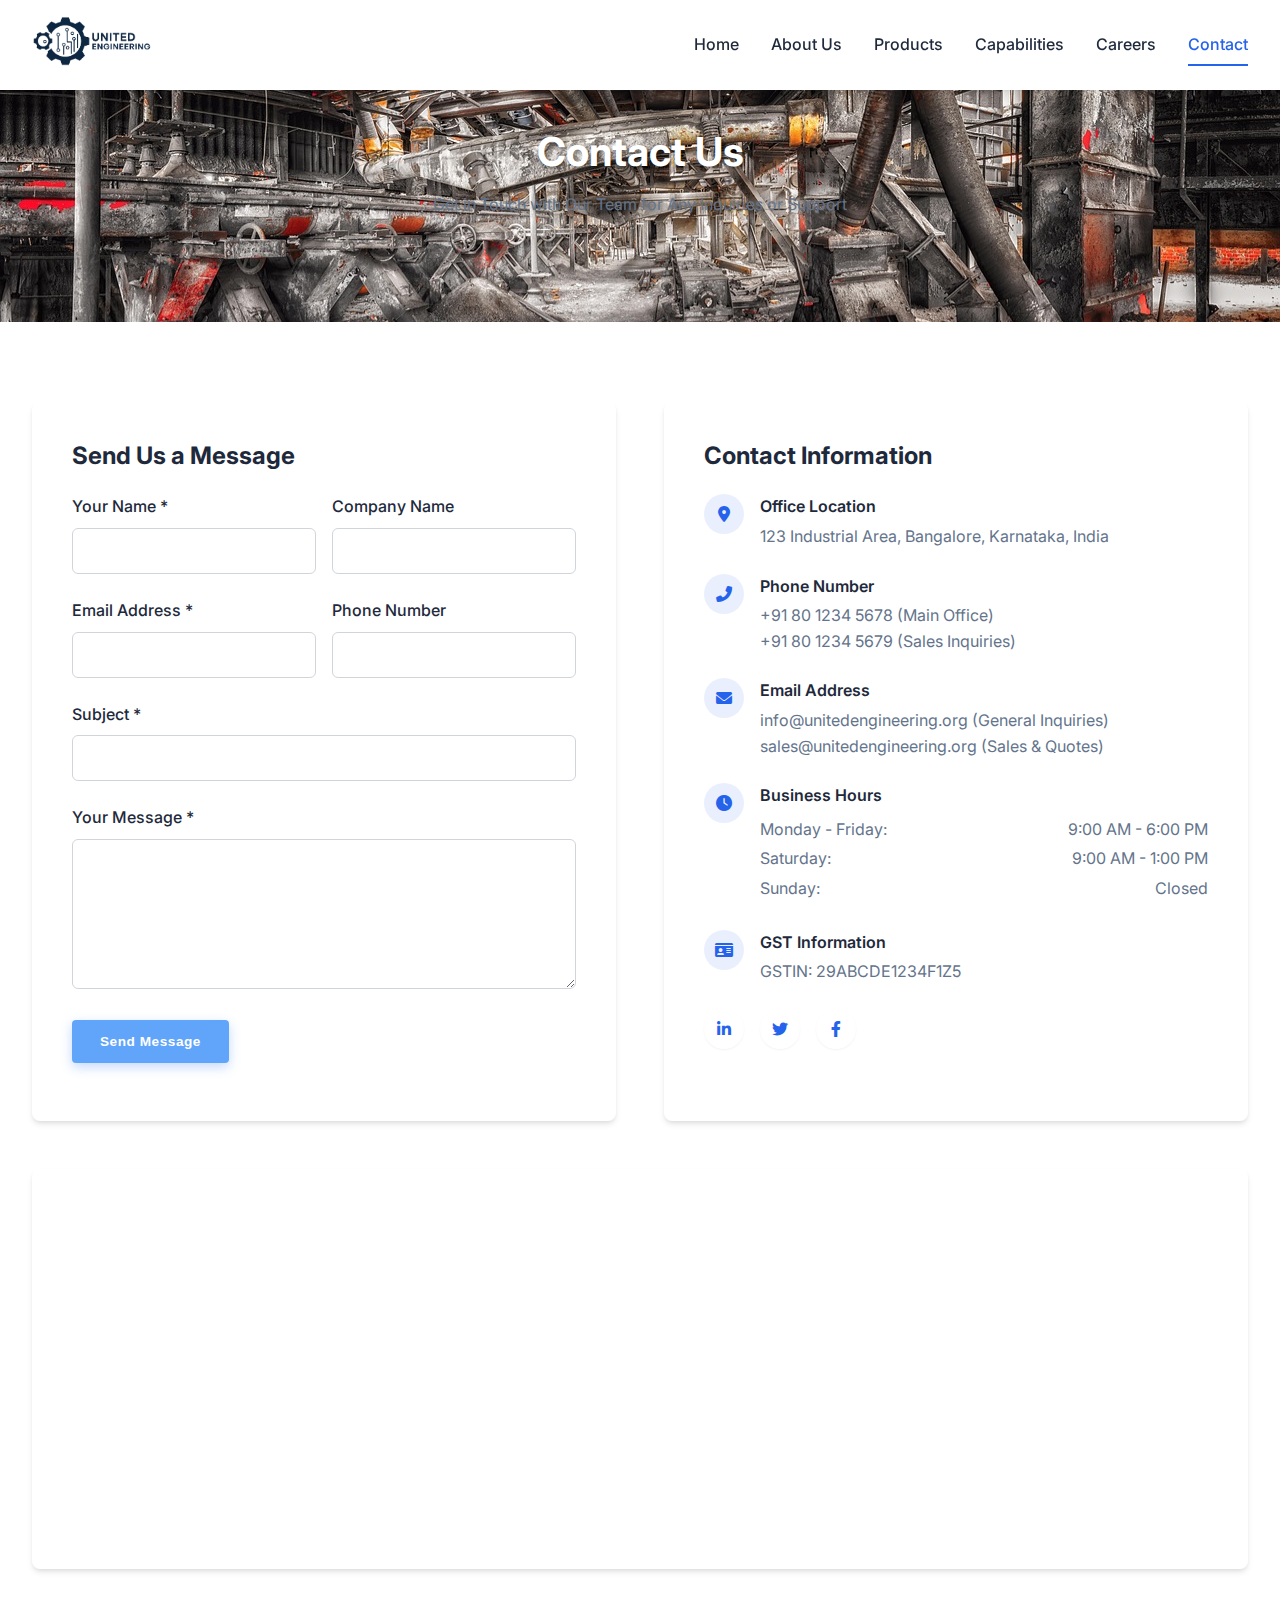
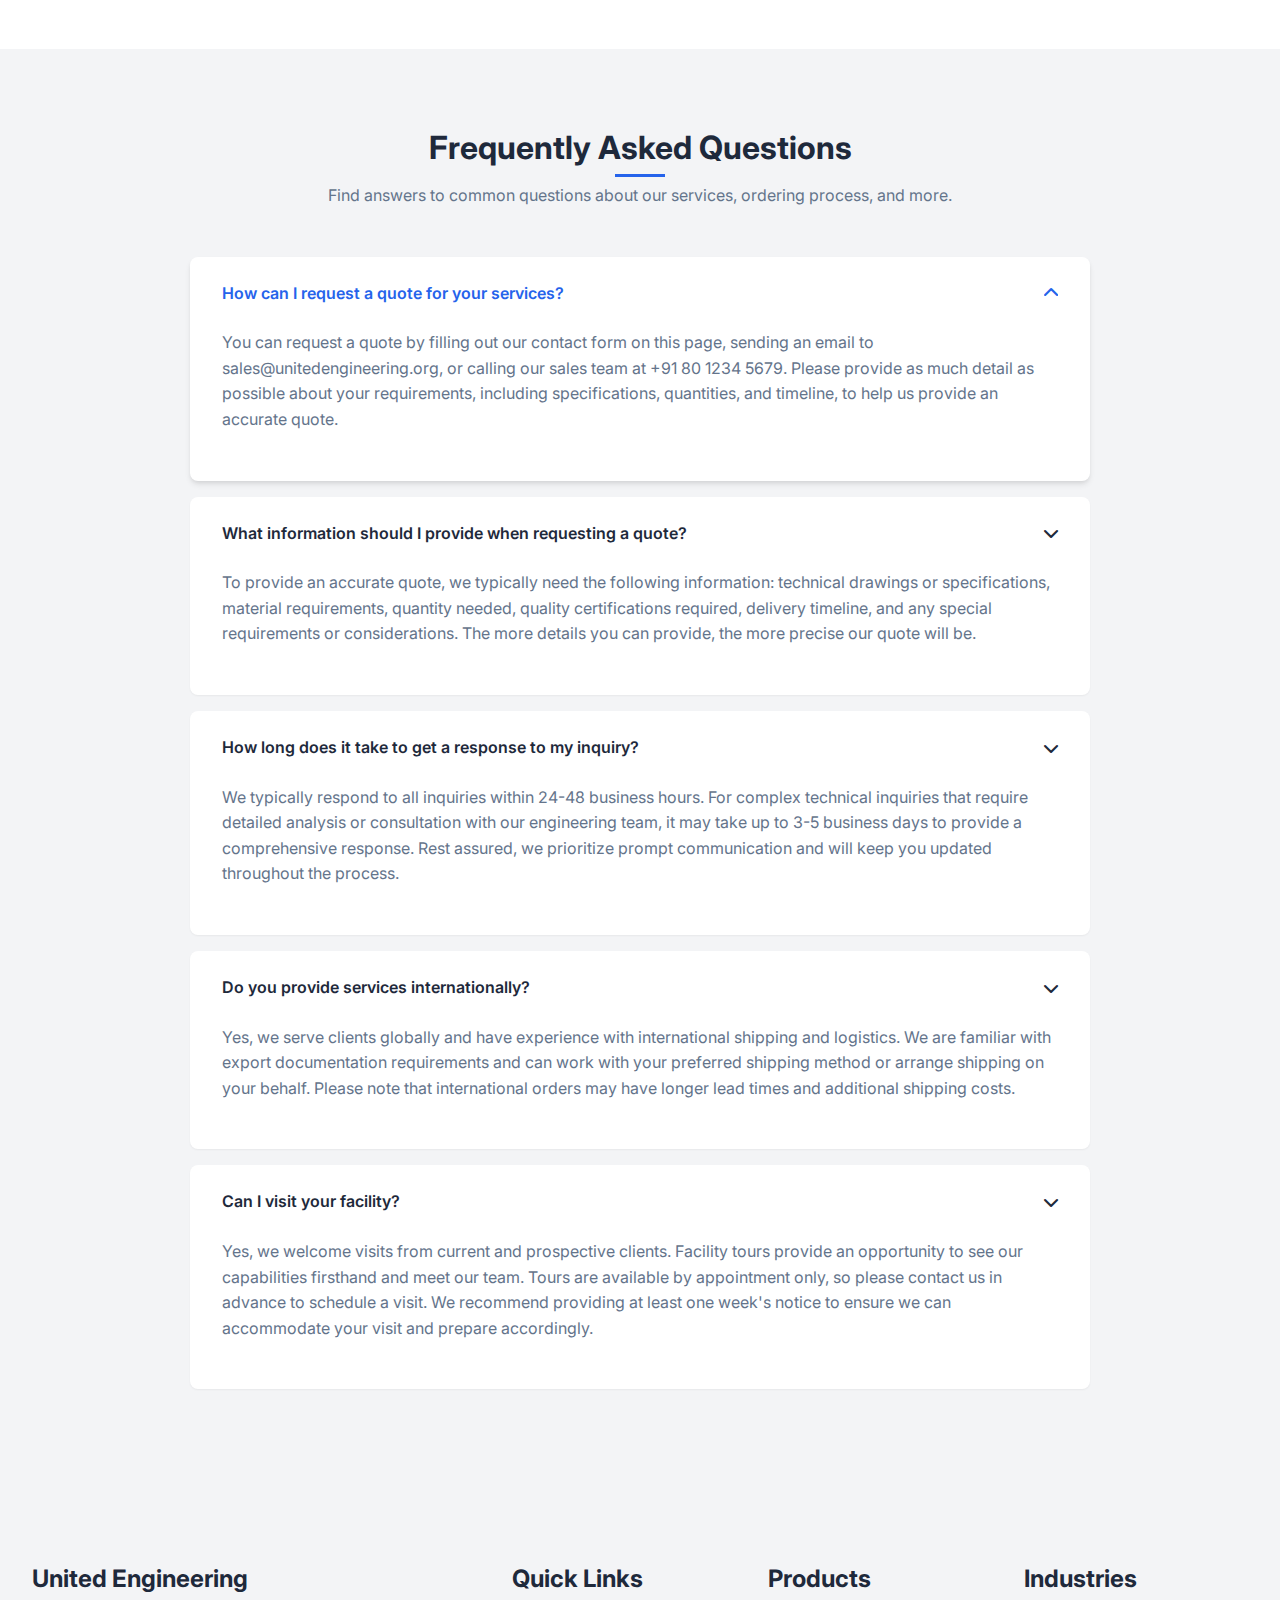
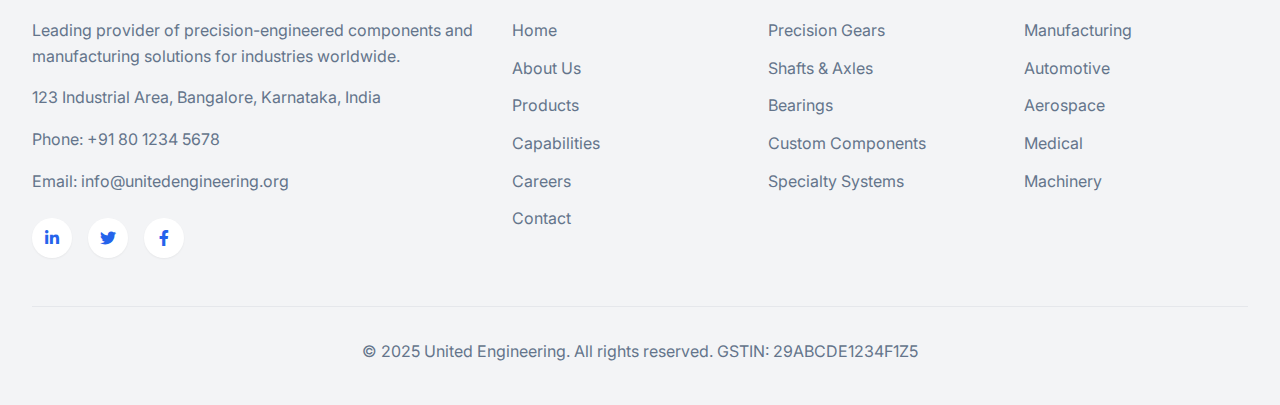
<file: contact.html>
<!DOCTYPE html>
<html lang="en">
<head>
    <meta charset="UTF-8">
    <meta name="viewport" content="width=device-width, initial-scale=1.0">
    <title>Contact Us - United Engineering</title>
    
    <!-- Meta Tags -->
    <meta name="description" content="Contact United Engineering for precision engineering services, custom manufacturing, and quality components. Get in touch with our team today.">
    <meta name="keywords" content="contact engineering company, precision manufacturing contact, engineering services contact">
    
    <!-- Favicon -->
    <link rel="icon" href="img/favicon.svg" type="image/svg+xml">
    
    <!-- Stylesheets -->
    <link rel="stylesheet" href="css/style.css">
    
    <!-- Fonts -->
    <link rel="preconnect" href="https://fonts.googleapis.com">
    <link rel="preconnect" href="https://fonts.gstatic.com" crossorigin>
    <link href="https://fonts.googleapis.com/css2?family=Inter:wght@300;400;500;600;700;800&display=swap" rel="stylesheet">
    
    <!-- Icons -->
    <link rel="stylesheet" href="https://cdnjs.cloudflare.com/ajax/libs/font-awesome/6.0.0/css/all.min.css">
    
    <style>
        .contact-hero {
            background: url('img/contact-bg.jpg');
            background-size: cover;
            background-position: center;
            padding: 8rem 0 5rem;
            color: white;
            text-align: center;
            position: relative;
        }
        
        /* Add a text shadow to ensure readability without the blue tint */
        .contact-hero-content h1,
        .contact-hero-content p {
            text-shadow: 2px 2px 4px rgba(0, 0, 0, 0.5);
        }
        
        .contact-hero-content {
            max-width: 800px;
            margin: 0 auto;
        }
        
        .contact-section {
            position: relative;
        }
        
        .contact-grid {
            display: grid;
            grid-template-columns: 1fr 1fr;
            gap: 3rem;
        }
        
        .contact-form {
            background-color: var(--white);
            border-radius: 0.5rem;
            box-shadow: var(--shadow);
            padding: 2.5rem;
            height: 100%;
        }
        
        .form-title {
            font-size: 1.5rem;
            margin-bottom: 1.5rem;
            color: var(--text);
        }
        
        .form-group {
            margin-bottom: 1.5rem;
        }
        
        .form-label {
            display: block;
            margin-bottom: 0.5rem;
            font-weight: 500;
            color: var(--text);
        }
        
        .form-control {
            width: 100%;
            padding: 0.75rem 1rem;
            border: 1px solid var(--gray-300);
            border-radius: 0.375rem;
            font-family: 'Inter', sans-serif;
            font-size: 1rem;
            transition: border-color 0.3s ease;
        }
        
        .form-control:focus {
            outline: none;
            border-color: var(--primary);
            box-shadow: 0 0 0 2px rgba(37, 99, 235, 0.2);
        }
        
        textarea.form-control {
            min-height: 150px;
            resize: vertical;
        }
        
        .form-row {
            display: grid;
            grid-template-columns: 1fr 1fr;
            gap: 1rem;
        }
        
        .contact-info {
            height: 100%;
        }
        
        .info-card {
            background-color: var(--white);
            border-radius: 0.5rem;
            box-shadow: var(--shadow);
            padding: 2.5rem;
            margin-bottom: 2rem;
            transition: all 0.3s ease;
            height: 100%;
        }
        
        .info-card:hover {
            transform: translateY(-5px);
            box-shadow: var(--shadow-md);
        }
        
        .info-title {
            font-size: 1.5rem;
            margin-bottom: 1.5rem;
            color: var(--text);
        }
        
        .info-item {
            display: flex;
            margin-bottom: 1.5rem;
        }
        
        .info-icon {
            width: 40px;
            height: 40px;
            background-color: rgba(37, 99, 235, 0.1);
            border-radius: 50%;
            display: flex;
            align-items: center;
            justify-content: center;
            color: var(--primary);
            margin-right: 1rem;
            flex-shrink: 0;
        }
        
        .info-content {
            flex-grow: 1;
        }
        
        .info-label {
            font-weight: 600;
            color: var(--text);
            margin-bottom: 0.25rem;
        }
        
        .info-text {
            color: var(--text-light);
        }
        
        .info-text a {
            color: var(--text-light);
            transition: color 0.3s ease;
        }
        
        .info-text a:hover {
            color: var(--primary);
        }
        
        .business-hours {
            margin-top: 0.5rem;
        }
        
        .hours-row {
            display: flex;
            justify-content: space-between;
            margin-bottom: 0.25rem;
        }
        
        .social-links {
            display: flex;
            gap: 1rem;
            margin-top: 1rem;
        }
        
        .social-link {
            width: 40px;
            height: 40px;
            border-radius: 50%;
            background-color: var(--white);
            display: flex;
            align-items: center;
            justify-content: center;
            color: var(--primary);
            transition: all 0.3s ease;
            box-shadow: var(--shadow-sm);
        }
        
        .social-link:hover {
            transform: translateY(-5px);
            background-color: var(--primary);
            color: var(--white);
            box-shadow: var(--shadow);
        }
        
        .map-section {
            margin-top: 3rem;
        }
        
        .map-container {
            height: 400px;
            border-radius: 0.5rem;
            overflow: hidden;
            box-shadow: var(--shadow);
        }
        
        .map-container iframe {
            width: 100%;
            height: 100%;
            border: none;
        }
        
        .faq-section {
            background-color: var(--gray-100);
            padding: 5rem 0;
        }
        
        .faq-container {
            max-width: 900px;
            margin: 0 auto;
        }
        
        .faq-item {
            margin-bottom: 1rem;
            border-radius: 0.5rem;
            background-color: var(--white);
            overflow: hidden;
            box-shadow: var(--shadow-sm);
            transition: all 0.3s ease;
        }
        
        .faq-question {
            padding: 1.5rem 2rem;
            display: flex;
            justify-content: space-between;
            align-items: center;
            cursor: pointer;
            font-weight: 600;
            color: var(--text);
        }
        
        .faq-question i {
            transition: transform 0.3s ease;
        }
        
        .faq-answer {
            padding: 0 2rem 1.5rem;
            color: var(--text-light);
        }
        
        .faq-item.active {
            box-shadow: var(--shadow);
        }
        
        .faq-item.active .faq-question {
            color: var(--primary);
        }
        
        .faq-item.active .faq-question i {
            transform: rotate(180deg);
            color: var(--primary);
        }
        
        @media (max-width: 991px) {
            .contact-grid {
                grid-template-columns: 1fr;
                gap: 2rem;
            }
            
            .info-card {
                margin-bottom: 0;
            }
        }
        
        @media (max-width: 768px) {
            .form-row {
                grid-template-columns: 1fr;
                gap: 1.5rem;
            }
        }
    </style>
</head>
<body>
    <!-- Header -->
    <header class="header">
        <div class="container header-container">
            <div class="logo">
                <a href="index.html">
                    <img src="img/united_engineering_logo.png" alt="United Engineering Logo">
                </a>
            </div>
            
            <nav>
                <ul class="nav-menu">
                    <li><a href="index.html" class="nav-link">Home</a></li>
                    <li><a href="about.html" class="nav-link">About Us</a></li>
                    <li><a href="products.html" class="nav-link">Products</a></li>
                    <li><a href="capabilities.html" class="nav-link">Capabilities</a></li>
                    <li><a href="careers.html" class="nav-link">Careers</a></li>
                    <li><a href="contact.html" class="nav-link active">Contact</a></li>
                </ul>
            </nav>
            
            <button class="mobile-menu-btn">
                <i class="fas fa-bars"></i>
            </button>
        </div>
    </header>
    
    <!-- Hero Section -->
    <section class="contact-hero">
        <div class="container">
            <div class="contact-hero-content animate">
                <h1>Contact Us</h1>
                <p>Get in Touch with Our Team for Any Inquiries or Support</p>
            </div>
        </div>
    </section>
    
    <!-- Contact Section -->
    <section class="section contact-section">
        <div class="container">
            <div class="contact-grid">
                <div class="contact-form animate">
                    <h2 class="form-title">Send Us a Message</h2>
                    <form id="contactForm">
                        <div class="form-row">
                            <div class="form-group">
                                <label for="name" class="form-label">Your Name *</label>
                                <input type="text" id="name" name="name" class="form-control" required>
                            </div>
                            <div class="form-group">
                                <label for="company" class="form-label">Company Name</label>
                                <input type="text" id="company" name="company" class="form-control">
                            </div>
                        </div>
                        
                        <div class="form-row">
                            <div class="form-group">
                                <label for="email" class="form-label">Email Address *</label>
                                <input type="email" id="email" name="email" class="form-control" required>
                            </div>
                            <div class="form-group">
                                <label for="phone" class="form-label">Phone Number</label>
                                <input type="tel" id="phone" name="phone" class="form-control">
                            </div>
                        </div>
                        
                        <div class="form-group">
                            <label for="subject" class="form-label">Subject *</label>
                            <input type="text" id="subject" name="subject" class="form-control" required>
                        </div>
                        
                        <div class="form-group">
                            <label for="message" class="form-label">Your Message *</label>
                            <textarea id="message" name="message" class="form-control" required></textarea>
                        </div>
                        
                        <button type="submit" class="btn btn-primary">Send Message</button>
                    </form>
                </div>
                
                <div class="contact-info animate">
                    <div class="info-card">
                        <h2 class="info-title">Contact Information</h2>
                        
                        <div class="info-item">
                            <div class="info-icon">
                                <i class="fas fa-map-marker-alt"></i>
                            </div>
                            <div class="info-content">
                                <div class="info-label">Office Location</div>
                                <div class="info-text">123 Industrial Area, Bangalore, Karnataka, India</div>
                            </div>
                        </div>
                        
                        <div class="info-item">
                            <div class="info-icon">
                                <i class="fas fa-phone-alt"></i>
                            </div>
                            <div class="info-content">
                                <div class="info-label">Phone Number</div>
                                <div class="info-text">
                                    <a href="tel:+918012345678">+91 80 1234 5678</a> (Main Office)<br>
                                    <a href="tel:+918012345679">+91 80 1234 5679</a> (Sales Inquiries)
                                </div>
                            </div>
                        </div>
                        
                        <div class="info-item">
                            <div class="info-icon">
                                <i class="fas fa-envelope"></i>
                            </div>
                            <div class="info-content">
                                <div class="info-label">Email Address</div>
                                <div class="info-text">
                                    <a href="mailto:info@unitedengineering.org">info@unitedengineering.org</a> (General Inquiries)<br>
                                    <a href="mailto:sales@unitedengineering.org">sales@unitedengineering.org</a> (Sales & Quotes)
                                </div>
                            </div>
                        </div>
                        
                        <div class="info-item">
                            <div class="info-icon">
                                <i class="fas fa-clock"></i>
                            </div>
                            <div class="info-content">
                                <div class="info-label">Business Hours</div>
                                <div class="info-text">
                                    <div class="business-hours">
                                        <div class="hours-row">
                                            <span>Monday - Friday:</span>
                                            <span>9:00 AM - 6:00 PM</span>
                                        </div>
                                        <div class="hours-row">
                                            <span>Saturday:</span>
                                            <span>9:00 AM - 1:00 PM</span>
                                        </div>
                                        <div class="hours-row">
                                            <span>Sunday:</span>
                                            <span>Closed</span>
                                        </div>
                                    </div>
                                </div>
                            </div>
                        </div>
                        
                        <div class="info-item">
                            <div class="info-icon">
                                <i class="fas fa-id-card"></i>
                            </div>
                            <div class="info-content">
                                <div class="info-label">GST Information</div>
                                <div class="info-text">GSTIN: 29ABCDE1234F1Z5</div>
                            </div>
                        </div>
                        
                        <div class="social-links">
                            <a href="#" class="social-link">
                                <i class="fab fa-linkedin-in"></i>
                            </a>
                            <a href="#" class="social-link">
                                <i class="fab fa-twitter"></i>
                            </a>
                            <a href="#" class="social-link">
                                <i class="fab fa-facebook-f"></i>
                            </a>
                        </div>
                    </div>
                </div>
            </div>
            
            <!-- Map Section -->
            <div class="map-section animate">
                <div class="map-container">
                    <!-- Replace with your actual Google Maps embed code -->
                    <iframe src="https://www.google.com/maps/embed?pb=!1m18!1m12!1m3!1d124425.57477124193!2d77.49086386354644!3d12.954037016397476!2m3!1f0!2f0!3f0!3m2!1i1024!2i768!4f13.1!3m3!1m2!1s0x3bae1670c9b44e6d%3A0xf8dfc3e8517e4fe0!2sBengaluru%2C%20Karnataka%2C%20India!5e0!3m2!1sen!2sus!4v1710989876042!5m2!1sen!2sus" allowfullscreen="" loading="lazy"></iframe>
                </div>
            </div>
        </div>
    </section>
    
    <!-- FAQ Section -->
    <section class="section faq-section">
        <div class="container">
            <div class="section-title">
                <h2>Frequently Asked Questions</h2>
                <p>Find answers to common questions about our services, ordering process, and more.</p>
            </div>
            
            <div class="faq-container">
                <div class="faq-item animate active">
                    <div class="faq-question">
                        <span>How can I request a quote for your services?</span>
                        <i class="fas fa-chevron-down"></i>
                    </div>
                    <div class="faq-answer">
                        <p>You can request a quote by filling out our contact form on this page, sending an email to sales@unitedengineering.org, or calling our sales team at +91 80 1234 5679. Please provide as much detail as possible about your requirements, including specifications, quantities, and timeline, to help us provide an accurate quote.</p>
                    </div>
                </div>
                
                <div class="faq-item animate">
                    <div class="faq-question">
                        <span>What information should I provide when requesting a quote?</span>
                        <i class="fas fa-chevron-down"></i>
                    </div>
                    <div class="faq-answer">
                        <p>To provide an accurate quote, we typically need the following information: technical drawings or specifications, material requirements, quantity needed, quality certifications required, delivery timeline, and any special requirements or considerations. The more details you can provide, the more precise our quote will be.</p>
                    </div>
                </div>
                
                <div class="faq-item animate">
                    <div class="faq-question">
                        <span>How long does it take to get a response to my inquiry?</span>
                        <i class="fas fa-chevron-down"></i>
                    </div>
                    <div class="faq-answer">
                        <p>We typically respond to all inquiries within 24-48 business hours. For complex technical inquiries that require detailed analysis or consultation with our engineering team, it may take up to 3-5 business days to provide a comprehensive response. Rest assured, we prioritize prompt communication and will keep you updated throughout the process.</p>
                    </div>
                </div>
                
                <div class="faq-item animate">
                    <div class="faq-question">
                        <span>Do you provide services internationally?</span>
                        <i class="fas fa-chevron-down"></i>
                    </div>
                    <div class="faq-answer">
                        <p>Yes, we serve clients globally and have experience with international shipping and logistics. We are familiar with export documentation requirements and can work with your preferred shipping method or arrange shipping on your behalf. Please note that international orders may have longer lead times and additional shipping costs.</p>
                    </div>
                </div>
                
                <div class="faq-item animate">
                    <div class="faq-question">
                        <span>Can I visit your facility?</span>
                        <i class="fas fa-chevron-down"></i>
                    </div>
                    <div class="faq-answer">
                        <p>Yes, we welcome visits from current and prospective clients. Facility tours provide an opportunity to see our capabilities firsthand and meet our team. Tours are available by appointment only, so please contact us in advance to schedule a visit. We recommend providing at least one week's notice to ensure we can accommodate your visit and prepare accordingly.</p>
                    </div>
                </div>
            </div>
        </div>
    </section>
    
    <!-- Footer -->
    <footer class="footer">
        <div class="container">
            <div class="footer-grid">
                <div class="footer-info">
                    <h3>United Engineering</h3>
                    <p>Leading provider of precision-engineered components and manufacturing solutions for industries worldwide.</p>
                    <p>123 Industrial Area, Bangalore, Karnataka, India</p>
                    <p>Phone: +91 80 1234 5678</p>
                    <p>Email: info@unitedengineering.org</p>
                    <div class="footer-social">
                        <a href="#" class="social-link">
                            <i class="fab fa-linkedin-in"></i>
                        </a>
                        <a href="#" class="social-link">
                            <i class="fab fa-twitter"></i>
                        </a>
                        <a href="#" class="social-link">
                            <i class="fab fa-facebook-f"></i>
                        </a>
                    </div>
                </div>
                
                <div class="footer-links">
                    <h3>Quick Links</h3>
                    <ul>
                        <li><a href="index.html">Home</a></li>
                        <li><a href="about.html">About Us</a></li>
                        <li><a href="products.html">Products</a></li>
                        <li><a href="capabilities.html">Capabilities</a></li>
                        <li><a href="careers.html">Careers</a></li>
                        <li><a href="contact.html">Contact</a></li>
                    </ul>
                </div>
                
                <div class="footer-links">
                    <h3>Products</h3>
                    <ul>
                        <li><a href="products.html">Precision Gears</a></li>
                        <li><a href="products.html">Shafts & Axles</a></li>
                        <li><a href="products.html">Bearings</a></li>
                        <li><a href="products.html">Custom Components</a></li>
                        <li><a href="products.html">Specialty Systems</a></li>
                    </ul>
                </div>
                
                <div class="footer-links">
                    <h3>Industries</h3>
                    <ul>
                        <li><a href="about.html">Manufacturing</a></li>
                        <li><a href="about.html">Automotive</a></li>
                        <li><a href="about.html">Aerospace</a></li>
                        <li><a href="about.html">Medical</a></li>
                        <li><a href="about.html">Machinery</a></li>
                    </ul>
                </div>
            </div>
            
            <div class="footer-copyright">
                <p>&copy; 2025 United Engineering. All rights reserved. GSTIN: 29ABCDE1234F1Z5</p>
            </div>
        </div>
    </footer>
    
    <!-- JavaScript -->
    <script src="js/script.js"></script>
    <script>
        // Form submission handling
        document.addEventListener('DOMContentLoaded', function() {
            const contactForm = document.getElementById('contactForm');
            
            if (contactForm) {
                contactForm.addEventListener('submit', function(e) {
                    e.preventDefault();
                    
                    // Get form values
                    const name = document.getElementById('name').value;
                    const email = document.getElementById('email').value;
                    const subject = document.getElementById('subject').value;
                    const message = document.getElementById('message').value;
                    
                    // Simulate form submission
                    const submitBtn = contactForm.querySelector('button[type="submit"]');
                    const originalText = submitBtn.textContent;
                    
                    submitBtn.textContent = 'Sending...';
                    submitBtn.disabled = true;
                    
                    setTimeout(() => {
                        // Simulate success
                        alert('Thank you for your message! We will get back to you soon.');
                        contactForm.reset();
                        
                        submitBtn.textContent = originalText;
                        submitBtn.disabled = false;
                    }, 1500);
                });
            }
            
            // FAQ toggle functionality
            const faqItems = document.querySelectorAll('.faq-item');
            
            faqItems.forEach(item => {
                const question = item.querySelector('.faq-question');
                
                question.addEventListener('click', () => {
                    // Toggle current item
                    item.classList.toggle('active');
                    
                    // Close other items
                    faqItems.forEach(otherItem => {
                        if (otherItem !== item) {
                            otherItem.classList.remove('active');
                        }
                    });
                });
            });
        });
    </script>
</body>
</html>
</file>
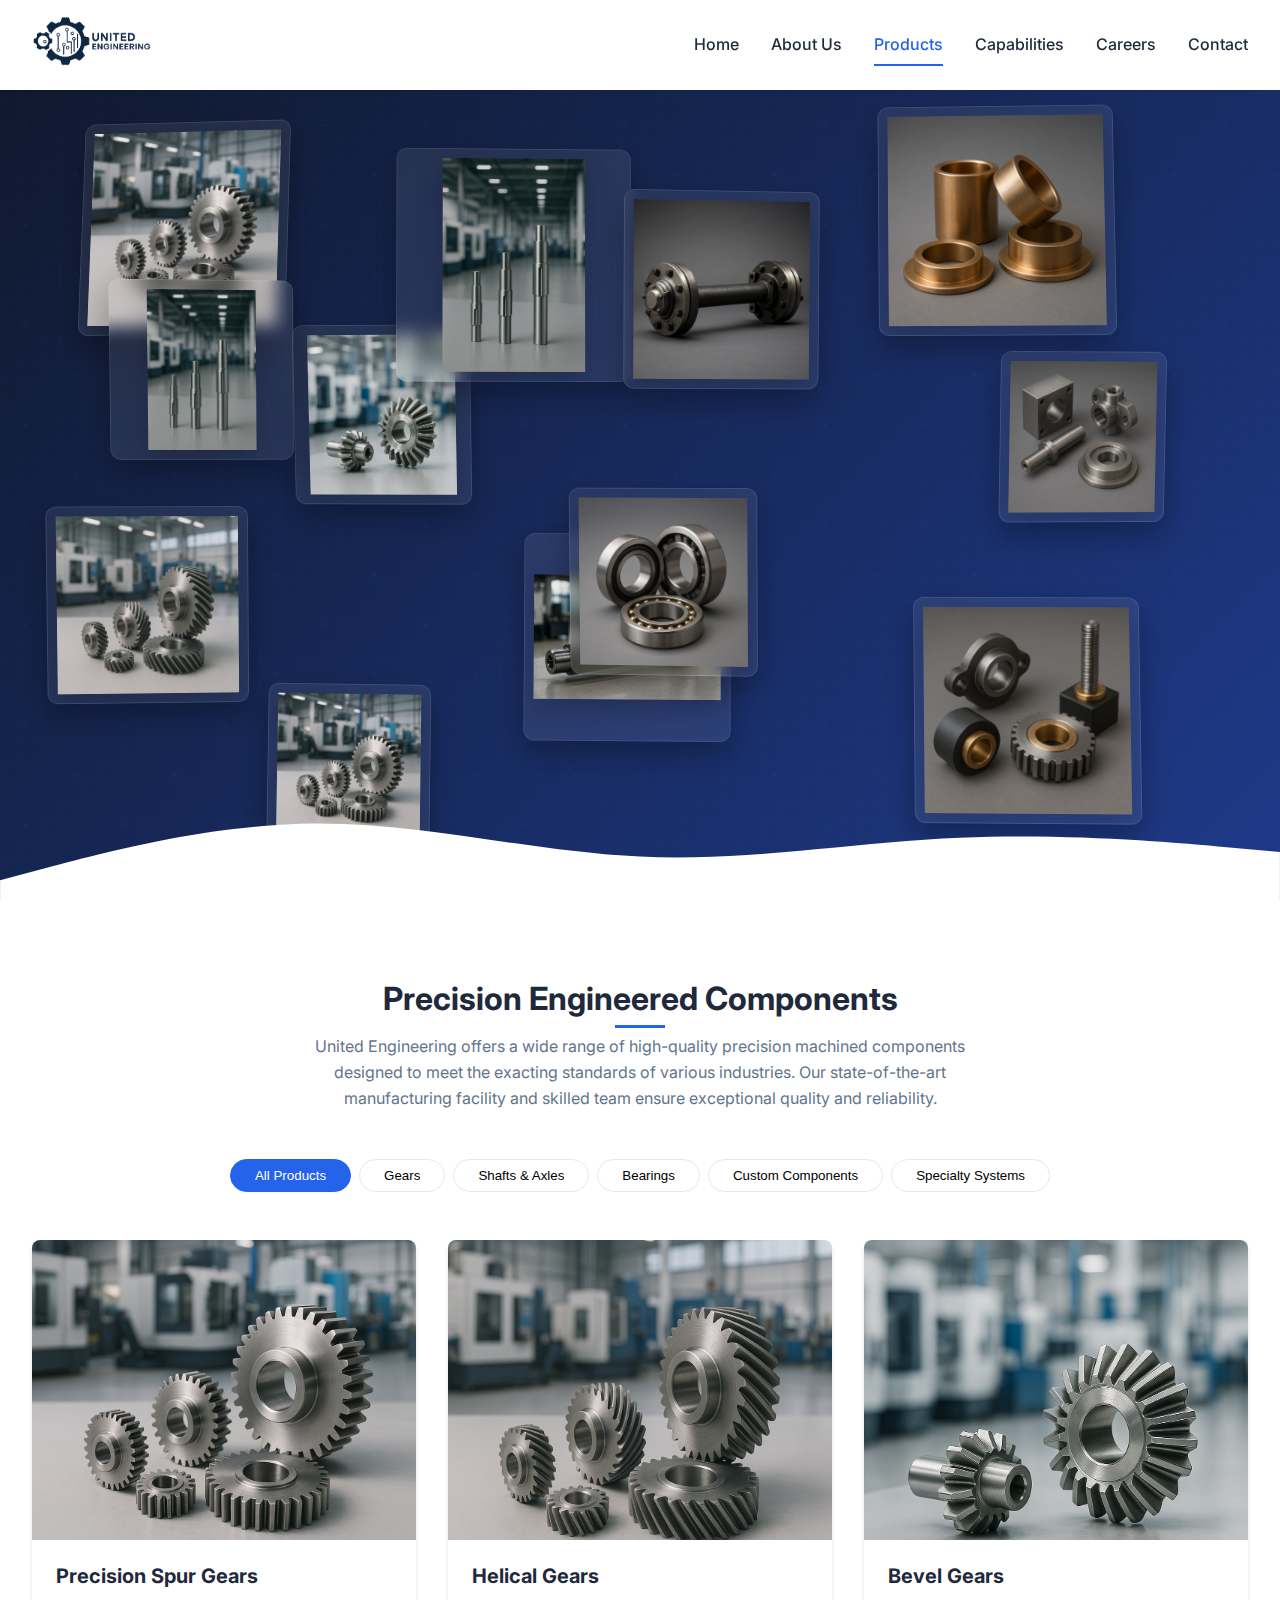
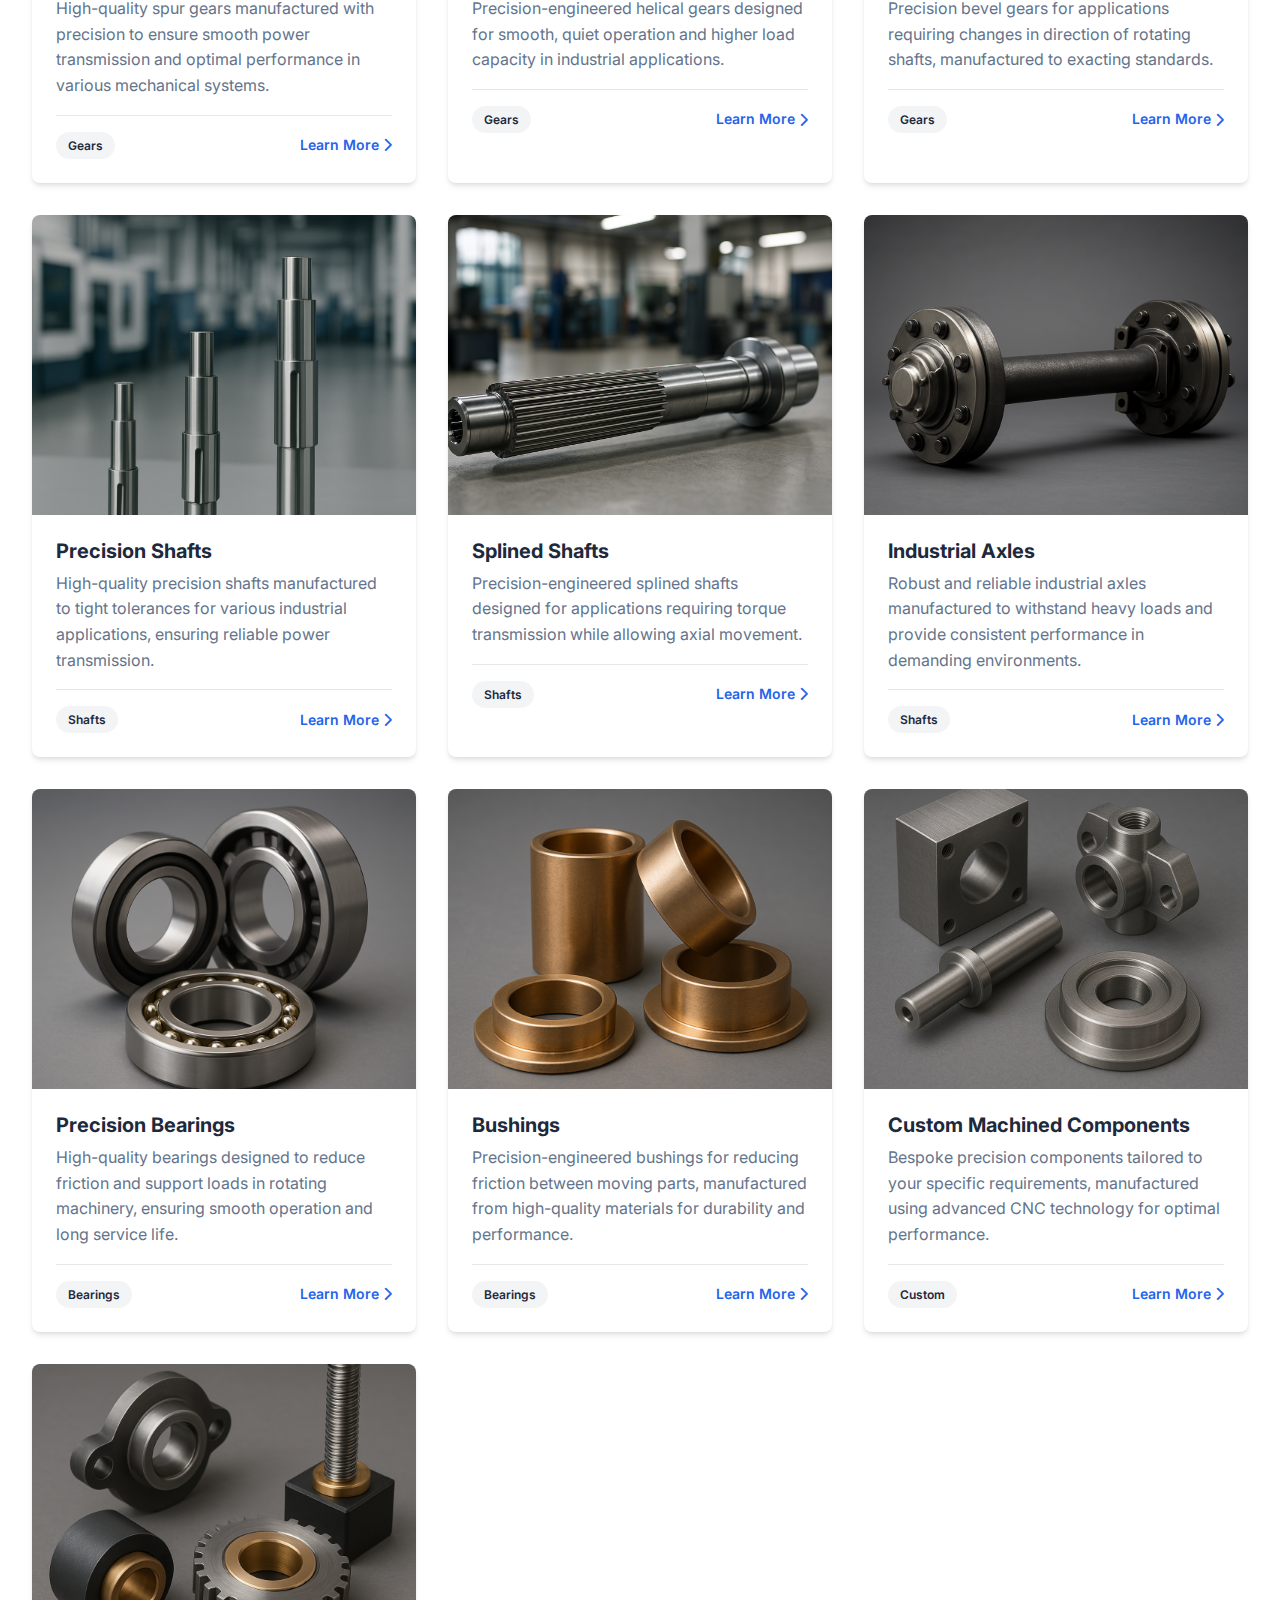
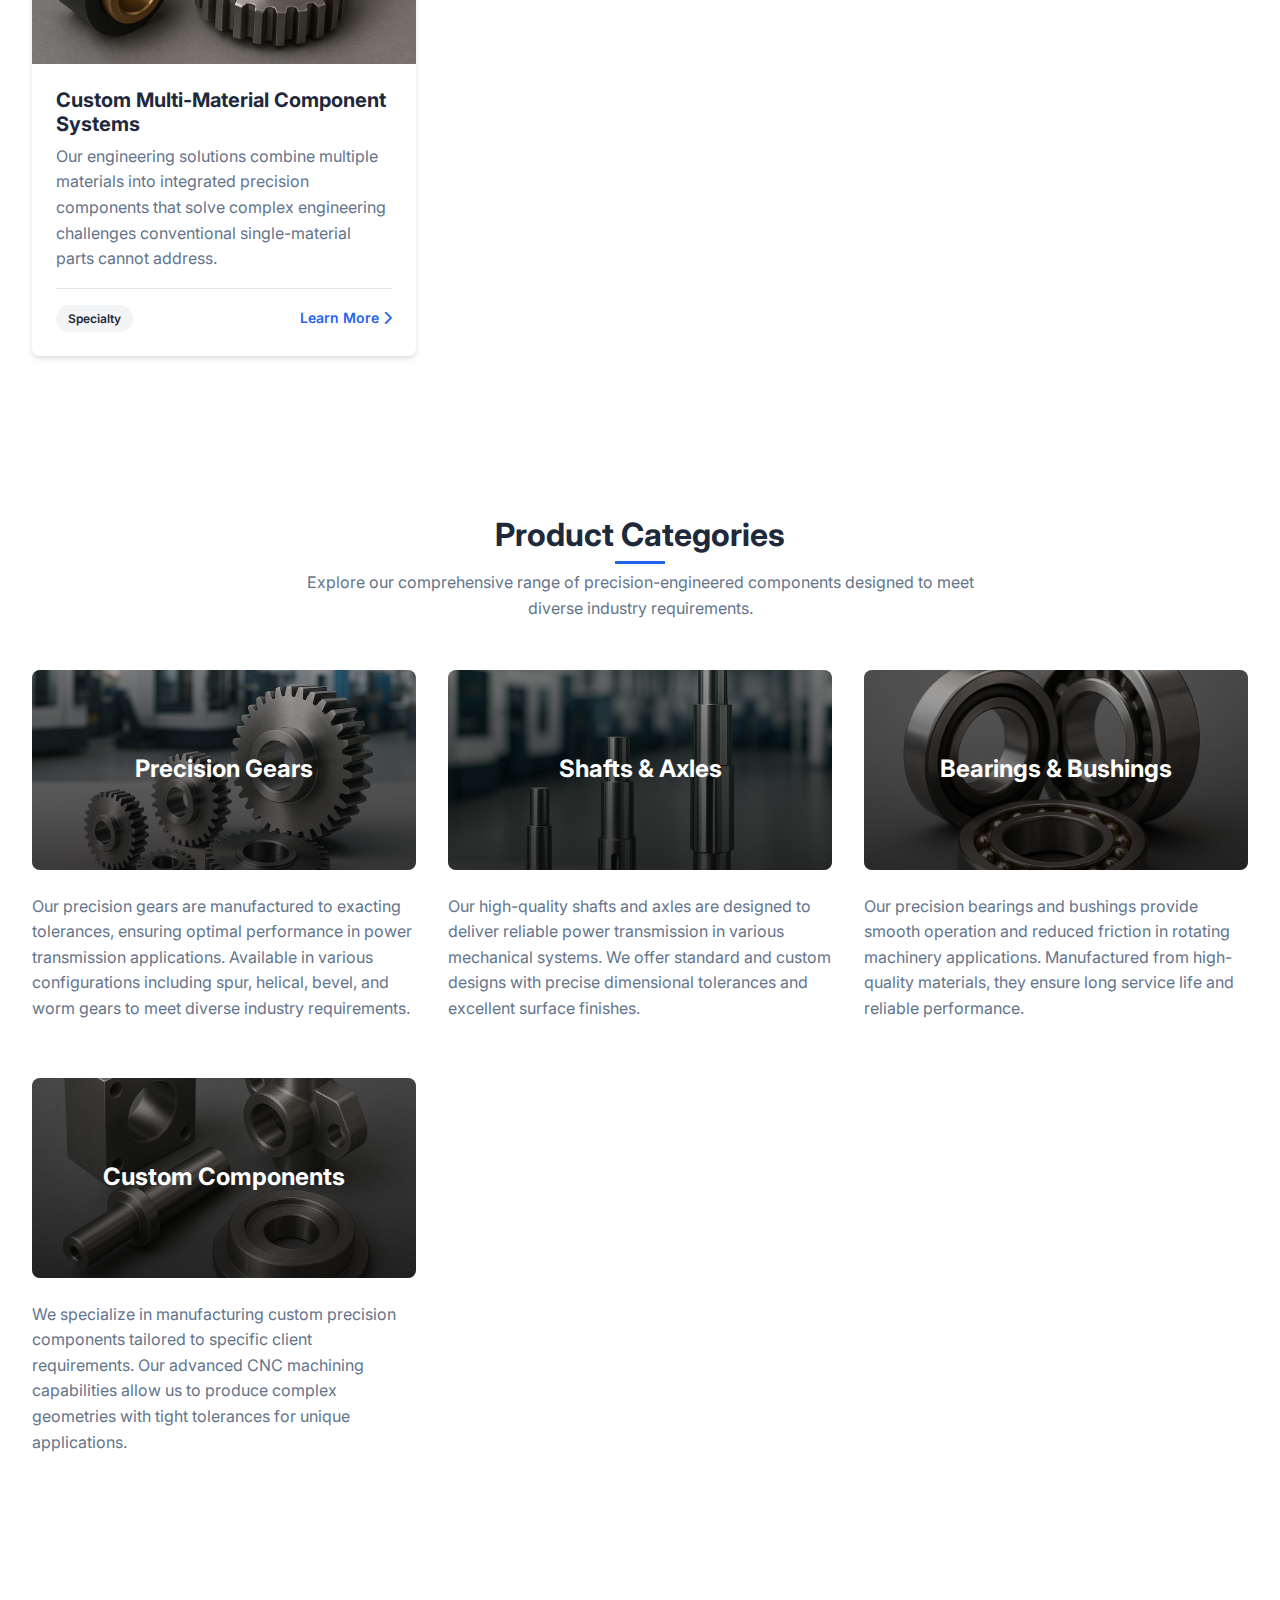
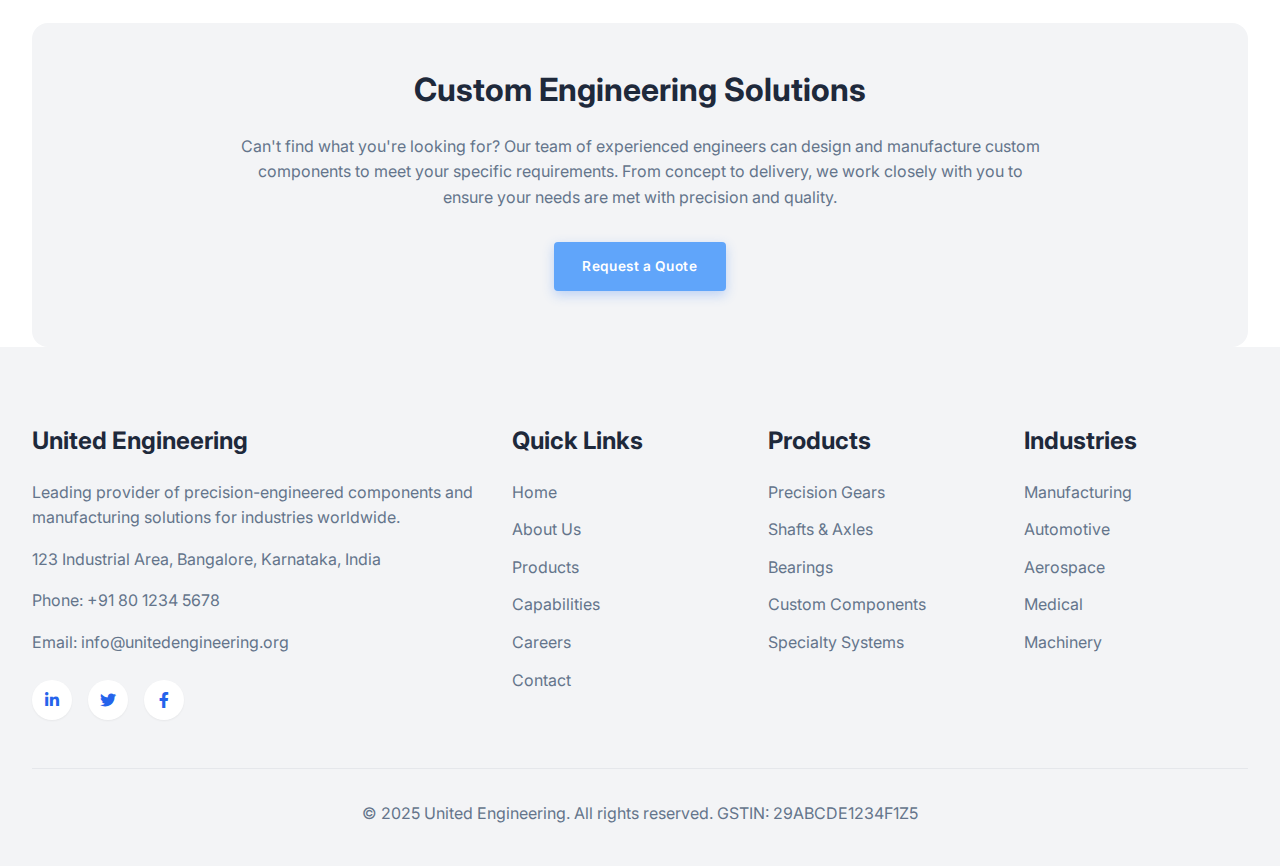
<file: products.html>
<!DOCTYPE html>
<html lang="en">
<head>
    <meta charset="UTF-8">
    <meta name="viewport" content="width=device-width, initial-scale=1.0">
    <title>Products - United Engineering</title>
    
    <!-- Meta Tags -->
    <meta name="description" content="Explore United Engineering's range of precision-engineered components including gears, shafts, bearings, and custom machined parts.">
    <meta name="keywords" content="precision gears, shafts, axles, bearings, custom components, precision machined parts">
    
    <!-- Favicon -->
    <link rel="icon" href="img/favicon.svg" type="image/svg+xml">
    
    <!-- Stylesheets -->
    <link rel="stylesheet" href="css/style.css">
    
    <!-- Fonts -->
    <link rel="preconnect" href="https://fonts.googleapis.com">
    <link rel="preconnect" href="https://fonts.gstatic.com" crossorigin>
    <link href="https://fonts.googleapis.com/css2?family=Inter:wght@300;400;500;600;700;800&display=swap" rel="stylesheet">
    
    <!-- Icons -->
    <link rel="stylesheet" href="https://cdnjs.cloudflare.com/ajax/libs/font-awesome/6.0.0/css/all.min.css">
    
    <style>
        /* Modern Products Hero Banner with 3D Animation */
        .products-hero-modern {
            position: relative;
            width: 100%;
            height: 100vh;
            min-height: 700px;
            overflow: hidden;
            background: linear-gradient(135deg, #0f172a 0%, #1e3a8a 100%);
            z-index: 1;
        }

        /* Animated background pattern */
        .products-hero-modern::before {
            content: '';
            position: absolute;
            top: 0;
            left: 0;
            width: 100%;
            height: 100%;
            background-image: 
                radial-gradient(circle at 25% 25%, rgba(59, 130, 246, 0.1) 1%, transparent 3%),
                radial-gradient(circle at 75% 75%, rgba(59, 130, 246, 0.1) 1%, transparent 3%),
                linear-gradient(rgba(59, 130, 246, 0.05) 1px, transparent 1px),
                linear-gradient(90deg, rgba(59, 130, 246, 0.05) 1px, transparent 1px);
            background-size: 100px 100px, 100px 100px, 20px 20px, 20px 20px;
            z-index: 1;
            opacity: 0.5;
            animation: patternMove 60s linear infinite;
        }

        @keyframes patternMove {
            0% { background-position: 0 0, 0 0, 0 0, 0 0; }
            100% { background-position: 100px 100px, -100px -100px, 20px 20px, 20px 20px; }
        }

        /* Product gallery */
        .products-gallery {
            position: absolute;
            width: 100%;
            height: 100%;
            z-index: 2;
            perspective: 2000px;
        }

        .product-item {
            position: absolute;
            border-radius: 12px;
            overflow: hidden;
            transform-style: preserve-3d;
            backface-visibility: hidden;
            box-shadow: 0 15px 35px rgba(0, 0, 0, 0.3);
            background: rgba(255, 255, 255, 0.08);
            backdrop-filter: blur(8px);
            border: 1px solid rgba(255, 255, 255, 0.1);
            padding: 10px;
            transform: translateZ(0) rotateY(var(--rotation, 0deg)) rotateX(var(--tilt, 0deg));
            transition: transform 0.6s cubic-bezier(0.23, 1, 0.32, 1), box-shadow 0.6s ease;
            animation: fadeInScale 0.8s backwards, float var(--float-duration, 6s) ease-in-out infinite var(--float-delay, 0s);
            animation-delay: var(--delay, 0s);
        }

        .product-item:hover {
            box-shadow: 0 25px 50px rgba(59, 130, 246, 0.4);
            transform: translateZ(50px) rotateY(0deg) rotateX(0deg) scale(1.05);
            z-index: 10;
        }

        .product-item img {
            width: 100%;
            height: 100%;
            object-fit: contain;
            transition: transform 0.5s ease;
            filter: drop-shadow(0 10px 15px rgba(0, 0, 0, 0.2));
        }

        /* Product item positioning and sizing - improved spacing */
        .product-item:nth-child(1) {
            width: 240px;
            height: 240px;
            top: 12%;
            left: 5%;
            --rotation: -8deg;
            --tilt: 5deg;
            --delay: 0.1s;
            --float-duration: 7s;
            --float-delay: 0.5s;
        }

        .product-item:nth-child(2) {
            width: 220px;
            height: 220px;
            top: 55%;
            left: 3%;
            --rotation: 5deg;
            --tilt: -3deg;
            --delay: 0.3s;
            --float-duration: 6s;
            --float-delay: 1s;
        }

        .product-item:nth-child(3) {
            width: 200px;
            height: 200px;
            top: 35%;
            left: 22%;
            --rotation: -5deg;
            --tilt: -5deg;
            --delay: 0.5s;
            --float-duration: 8s;
            --float-delay: 0s;
        }

        .product-item:nth-child(4) {
            width: 260px;
            height: 260px;
            top: 15%;
            left: 30%;
            --rotation: 3deg;
            --tilt: 2deg;
            --delay: 0.2s;
            --float-duration: 9s;
            --float-delay: 1.5s;
        }

        .product-item:nth-child(5) {
            width: 230px;
            height: 230px;
            top: 58%;
            left: 40%;
            --rotation: -3deg;
            --tilt: 3deg;
            --delay: 0.4s;
            --float-duration: 7.5s;
            --float-delay: 0.8s;
        }

        .product-item:nth-child(6) {
            width: 220px;
            height: 220px;
            top: 20%;
            right: 35%;
            --rotation: 7deg;
            --tilt: -2deg;
            --delay: 0.6s;
            --float-duration: 6.5s;
            --float-delay: 1.2s;
        }

        .product-item:nth-child(7) {
            width: 210px;
            height: 210px;
            top: 53%;
            right: 40%;
            --rotation: -7deg;
            --tilt: -4deg;
            --delay: 0.35s;
            --float-duration: 8.5s;
            --float-delay: 0.3s;
        }

        .product-item:nth-child(8) {
            width: 260px;
            height: 260px;
            top: 10%;
            right: 12%;
            --rotation: -4deg;
            --tilt: 6deg;
            --delay: 0.45s;
            --float-duration: 7.2s;
            --float-delay: 0.9s;
        }

        .product-item:nth-child(9) {
            width: 190px;
            height: 190px;
            top: 38%;
            right: 8%;
            --rotation: 6deg;
            --tilt: -3deg;
            --delay: 0.7s;
            --float-duration: 6.8s;
            --float-delay: 1.7s;
        }

        .product-item:nth-child(10) {
            width: 250px;
            height: 250px;
            top: 65%;
            right: 10%;
            --rotation: -2deg;
            --tilt: 4deg;
            --delay: 0.25s;
            --float-duration: 8.2s;
            --float-delay: 0.6s;
        }
        
        /* New added items to fill the left space */
        .product-item:nth-child(11) {
            width: 200px;
            height: 200px;
            top: 30%;
            left: 8%;
            --rotation: 7deg;
            --tilt: -4deg;
            --delay: 0.55s;
            --float-duration: 7.8s;
            --float-delay: 1.3s;
        }
        
        .product-item:nth-child(12) {
            width: 185px;
            height: 185px;
            top: 75%;
            left: 20%;
            --rotation: -6deg;
            --tilt: 3deg;
            --delay: 0.65s;
            --float-duration: 6.3s;
            --float-delay: 0.7s;
        }

        /* Text content overlay */
        .products-hero-content-modern {
            position: absolute;
            top: 50%;
            left: 52%; /* Slightly adjusted to balance with left-side products */
            transform: translate(-50%, -50%);
            z-index: 10;
            text-align: center;
            width: 90%;
            max-width: 850px;
            padding: 40px;
            background: rgba(15, 23, 42, 0.80); /* Slightly darker for better contrast */
            backdrop-filter: blur(10px);
            border-radius: 20px;
            border-left: 5px solid var(--primary);
            border-right: 5px solid var(--primary-light);
            animation: glowingBorder 3s ease-in-out infinite, fadeIn 1s ease-out 0.8s forwards;
            opacity: 0;
            box-shadow: 0 20px 40px rgba(0, 0, 0, 0.3);
        }

        @keyframes glowingBorder {
            0%, 100% {
                border-left: 5px solid var(--primary);
                border-right: 5px solid var(--primary-light);
                box-shadow: 0 20px 40px rgba(0, 0, 0, 0.3), 0 0 20px rgba(59, 130, 246, 0.1);
            }
            50% {
                border-left: 5px solid var(--primary-light);
                border-right: 5px solid var(--primary);
                box-shadow: 0 20px 40px rgba(0, 0, 0, 0.3), 0 0 30px rgba(59, 130, 246, 0.4);
            }
        }

        .hero-title-modern {
            font-size: 4rem;
            font-weight: 800;
            margin-bottom: 1.5rem;
            color: white;
            line-height: 1.1;
            letter-spacing: -0.02em;
            position: relative;
        }

        .hero-title-modern span {
            position: relative;
            display: inline-block;
            color: transparent;
            background: linear-gradient(to right, var(--primary-light), #60a5fa, var(--primary));
            background-size: 200% auto;
            background-clip: text;
            -webkit-background-clip: text;
            animation: textGradient 5s linear infinite;
        }

        @keyframes textGradient {
            0% { background-position: 0% center; }
            100% { background-position: 200% center; }
        }

        .hero-subtitle-modern {
            font-size: 1.25rem;
            color: rgba(255, 255, 255, 0.9);
            margin-bottom: 2.5rem;
            max-width: 800px;
            margin-left: auto;
            margin-right: auto;
        }

        .hero-cta-group {
            display: flex;
            gap: 1rem;
            justify-content: center;
        }

        /* Animations */
        @keyframes fadeInScale {
            from {
                opacity: 0;
                transform: scale(0.8) translateZ(-50px) rotateY(var(--rotation)) rotateX(var(--tilt));
            }
            to {
                opacity: 1;
                transform: scale(1) translateZ(0) rotateY(var(--rotation)) rotateX(var(--tilt));
            }
        }

        @keyframes float {
            0%, 100% {
                transform: translateY(0) translateZ(0) rotateY(var(--rotation)) rotateX(var(--tilt));
            }
            50% {
                transform: translateY(-15px) translateZ(20px) rotateY(calc(var(--rotation) * 0.8)) rotateX(calc(var(--tilt) * 0.8));
            }
        }

        @keyframes fadeIn {
            from { opacity: 0; }
            to { opacity: 1; }
        }

        /* Wave animation for bottom transition */
        .hero-wave {
            position: absolute;
            bottom: -2px;
            left: 0;
            width: 100%;
            z-index: 5;
            line-height: 0;
        }

        .hero-wave svg {
            width: 100%;
            height: auto;
        }

        .hero-wave path {
            fill: var(--white);
        }

        /* Mouse scroll indicator */
        .scroll-indicator {
            position: absolute;
            bottom: 30px;
            left: 50%;
            transform: translateX(-50%);
            z-index: 11;
            display: flex;
            flex-direction: column;
            align-items: center;
            color: white;
            opacity: 0;
            animation: fadeIn 1s ease-out 2s forwards;
        }

        .scroll-indicator span {
            font-size: 0.9rem;
            margin-bottom: 8px;
            letter-spacing: 1px;
            text-transform: uppercase;
        }

        .mouse {
            width: 30px;
            height: 50px;
            border: 2px solid white;
            border-radius: 20px;
            position: relative;
        }

        .mouse::before {
            content: '';
            position: absolute;
            top: 10px;
            left: 50%;
            transform: translateX(-50%);
            width: 6px;
            height: 6px;
            background-color: white;
            border-radius: 50%;
            animation: scrollAnim 2s infinite;
        }

        @keyframes scrollAnim {
            0% {
                top: 10px;
                opacity: 1;
            }
            100% {
                top: 30px;
                opacity: 0;
            }
        }

        /* Parallax effect on scroll */
        .products-hero-modern.scrolling .product-item {
            transition: transform 0.1s ease-out;
        }

        /* Responsive adjustments */
        @media (max-width: 1400px) {
            .product-item {
                transform: scale(0.9) rotateY(var(--rotation)) rotateX(var(--tilt));
            }
            
            .hero-title-modern {
                font-size: 3.5rem;
            }
        }

        @media (max-width: 1200px) {
            .product-item {
                transform: scale(0.8) rotateY(var(--rotation)) rotateX(var(--tilt));
            }
            
            .hero-title-modern {
                font-size: 3rem;
            }
        }

        @media (max-width: 992px) {
            .products-hero-modern {
                height: auto;
                min-height: 650px;
                padding: 100px 0 50px;
            }
            
            .products-gallery {
                position: relative;
                height: 500px;
            }
            
            .product-item {
                transform: scale(0.7) rotateY(var(--rotation)) rotateX(var(--tilt));
            }
            
            .products-hero-content-modern {
                position: relative;
                top: 0;
                left: 0;
                transform: none;
                margin: 0 auto 80px;
                width: 90%;
                padding: 30px;
            }
            
            .hero-title-modern {
                font-size: 2.5rem;
            }
        }

        @media (max-width: 768px) {
            .products-hero-modern {
                min-height: 600px;
            }
            
            .products-gallery {
                display: none;
            }
            
            .products-hero-content-modern {
                margin: 0 auto;
                padding: 25px;
                max-width: 100%;
            }
            
            .hero-title-modern {
                font-size: 2rem;
            }
            
            .hero-subtitle-modern {
                font-size: 1rem;
            }
            
            .hero-cta-group {
                flex-direction: column;
                gap: 0.75rem;
            }
            
            .btn {
                width: 100%;
            }
        }
        
        .product-solutions {
            background-color: var(--gray-100);
            border-radius: 1rem;
            padding: 3rem 2rem;
            margin-top: 4rem;
            text-align: center;
        }
        
        .product-solutions h2 {
            margin-bottom: 1.5rem;
        }
        
        .product-solutions p {
            max-width: 800px;
            margin: 0 auto 2rem;
        }
        
        .product-category-image {
            position: relative;
            height: 200px;
            overflow: hidden;
            border-radius: 0.5rem;
            margin-bottom: 1.5rem;
        }
        
        .product-category-image img {
            width: 100%;
            height: 100%;
            object-fit: cover;
            transition: transform 0.5s ease;
        }
        
        .category-overlay {
            position: absolute;
            top: 0;
            left: 0;
            width: 100%;
            height: 100%;
            background: linear-gradient(to bottom, rgba(0,0,0,0.3), rgba(0,0,0,0.7));
            display: flex;
            align-items: center;
            justify-content: center;
            padding: 1.5rem;
            color: white;
            text-align: center;
            font-size: 1.5rem;
            font-weight: 700;
            transition: all 0.3s ease;
        }
        
        .product-category-wrapper:hover .product-category-image img {
            transform: scale(1.1);
        }
        
        .product-category-wrapper:hover .category-overlay {
            background: linear-gradient(to bottom, rgba(37, 99, 235, 0.7), rgba(37, 99, 235, 0.9));
        }
        
        .product-specs {
            display: flex;
            flex-wrap: wrap;
            gap: 1rem;
            margin-top: 1rem;
        }
        
        .product-spec {
            background-color: var(--gray-100);
            padding: 0.5rem 1rem;
            border-radius: 2rem;
            font-size: 0.875rem;
            font-weight: 500;
            display: flex;
            align-items: center;
            gap: 0.5rem;
        }
        
        .product-spec i {
            color: var(--primary);
        }
        
        @media (max-width: 768px) {
            .product-tabs {
                flex-wrap: wrap;
                justify-content: center;
                gap: 0.5rem;
            }
            
            .product-tab {
                width: calc(50% - 0.5rem);
                text-align: center;
            }
        }
        
        @media (max-width: 480px) {
            .product-tab {
                width: 100%;
            }
        }
    </style>
</head>
<body>
    <!-- Header -->
    <header class="header">
        <div class="container header-container">
            <div class="logo">
                <a href="index.html">
                    <img src="img/united_engineering_logo.png" alt="United Engineering Logo">
                </a>
            </div>
            
            <nav>
                <ul class="nav-menu">
                    <li><a href="index.html" class="nav-link">Home</a></li>
                    <li><a href="about.html" class="nav-link">About Us</a></li>
                    <li><a href="products.html" class="nav-link active">Products</a></li>
                    <li><a href="capabilities.html" class="nav-link">Capabilities</a></li>
                    <li><a href="careers.html" class="nav-link">Careers</a></li>
                    <li><a href="contact.html" class="nav-link">Contact</a></li>
                </ul>
            </nav>
            
            <button class="mobile-menu-btn">
                <i class="fas fa-bars"></i>
            </button>
        </div>
    </header>
    
    <!-- Modern Hero Section with 3D Product Gallery -->
    <section class="products-hero-modern" id="products-hero">
        <!-- 3D Product Gallery -->
        <div class="products-gallery">
            <div class="product-item">
                <img src="img/product_catalogue_img/Precision Spur Gears.png" alt="Precision Spur Gears">
            </div>
            <div class="product-item">
                <img src="img/product_catalogue_img/helical-gears.png" alt="Helical Gears">
            </div>
            <div class="product-item">
                <img src="img/product_catalogue_img/beavel_gears.png" alt="Bevel Gears">
            </div>
            <div class="product-item">
                <img src="img/product_catalogue_img/precision_shafts.png" alt="Precision Shafts">
            </div>
            <div class="product-item">
                <img src="img/product_catalogue_img/Splined Shafts.png" alt="Splined Shafts">
            </div>
            <div class="product-item">
                <img src="img/product_catalogue_img/Industrial Axles.png" alt="Industrial Axles">
            </div>
            <div class="product-item">
                <img src="img/product_catalogue_img/precision bearings.png" alt="Precision Bearings">
            </div>
            <div class="product-item">
                <img src="img/product_catalogue_img/bushings.png" alt="Bushings">
            </div>
            <div class="product-item">
                <img src="img/product_catalogue_img/Custom Machined Components.png" alt="Custom Machined Components">
            </div>
            <div class="product-item">
                <img src="img/product_catalogue_img/Custom Multi-Material Component Systems.png" alt="Custom Multi-Material Component Systems">
            </div>
            <!-- Adding two more items to balance the composition -->
            <div class="product-item">
                <img src="img/product_catalogue_img/precision_shafts.png" alt="Precision Shafts - Additional View">
            </div>
            <div class="product-item">
                <img src="img/product_catalogue_img/Precision Spur Gears.png" alt="Precision Spur Gears - Alternative View">
            </div>
        </div>
        
        <!-- Content Overlay -->
        <div class="products-hero-content-modern">
            <h1 class="hero-title-modern">Precision <span>Engineering</span> Excellence</h1>
            <p class="hero-subtitle-modern">Discover our comprehensive range of high-quality precision components, manufactured with cutting-edge technology and expert craftsmanship for superior performance and reliability.</p>
            <div class="hero-cta-group">
                <a href="#product-categories" class="btn btn-primary btn-icon">
                    EXPLORE PRODUCTS
                    <i class="fas fa-arrow-right"></i>
                </a>
                <a href="contact.html" class="btn btn-outline">
                    REQUEST CUSTOM SOLUTION
                </a>
            </div>
        </div>
        
        <!-- Wave Transition -->
        <div class="hero-wave">
            <svg xmlns="http://www.w3.org/2000/svg" viewBox="0 0 1440 120">
                <path d="M0,96L60,80C120,64,240,32,360,32C480,32,600,64,720,69.3C840,75,960,53,1080,48C1200,43,1320,53,1380,58.7L1440,64L1440,120L1380,120C1320,120,1200,120,1080,120C960,120,840,120,720,120C600,120,480,120,360,120C240,120,120,120,60,120L0,120Z"></path>
            </svg>
        </div>
        
        <!-- Scroll Indicator -->
        <div class="scroll-indicator">
            <span>Scroll</span>
            <div class="mouse"></div>
        </div>
    </section>
    
    <!-- Products Introduction -->
    <section class="section" id="product-categories">
        <div class="container">
            <div class="section-title">
                <h2>Precision Engineered Components</h2>
                <p>United Engineering offers a wide range of high-quality precision machined components designed to meet the exacting standards of various industries. Our state-of-the-art manufacturing facility and skilled team ensure exceptional quality and reliability.</p>
            </div>
            
            <div class="product-tabs">
                <button class="product-tab active" data-category="all">All Products</button>
                <button class="product-tab" data-category="gears">Gears</button>
                <button class="product-tab" data-category="shafts">Shafts & Axles</button>
                <button class="product-tab" data-category="bearings">Bearings</button>
                <button class="product-tab" data-category="custom">Custom Components</button>
                <button class="product-tab" data-category="specialty">Specialty Systems</button>
            </div>
            
            <div class="product-grid">
                <div class="product-card animate" data-category="gears">
                    <div class="product-image">
                        <img src="img/product_catalogue_img/Precision Spur Gears.png" alt="Precision Spur Gears">
                    </div>
                    <div class="product-details">
                        <h3 class="product-title">Precision Spur Gears</h3>
                        <p class="product-desc">High-quality spur gears manufactured with precision to ensure smooth power transmission and optimal performance in various mechanical systems.</p>

                        <div class="product-footer">
                            <span class="product-category">Gears</span>
                            <a href="#" class="product-link">Learn More <i class="fas fa-chevron-right"></i></a>
                        </div>
                    </div>
                </div>
                
                <div class="product-card animate" data-category="gears">
                    <div class="product-image">
                        <img src="img/product_catalogue_img/helical-gears.png" alt="Helical Gears">
                    </div>
                    <div class="product-details">
                        <h3 class="product-title">Helical Gears</h3>
                        <p class="product-desc">Precision-engineered helical gears designed for smooth, quiet operation and higher load capacity in industrial applications.</p>

                        <div class="product-footer">
                            <span class="product-category">Gears</span>
                            <a href="#" class="product-link">Learn More <i class="fas fa-chevron-right"></i></a>
                        </div>
                    </div>
                </div>
                
                <div class="product-card animate" data-category="gears">
                    <div class="product-image">
                        <img src="img/product_catalogue_img/beavel_gears.png" alt="Bevel Gears">
                    </div>
                    <div class="product-details">
                        <h3 class="product-title">Bevel Gears</h3>
                        <p class="product-desc">Precision bevel gears for applications requiring changes in direction of rotating shafts, manufactured to exacting standards.</p>

                        <div class="product-footer">
                            <span class="product-category">Gears</span>
                            <a href="#" class="product-link">Learn More <i class="fas fa-chevron-right"></i></a>
                        </div>
                    </div>
                </div>
                
                <div class="product-card animate" data-category="shafts">
                    <div class="product-image">
                        <img src="img/product_catalogue_img/precision_shafts.png" alt="Precision Shafts">
                    </div>
                    <div class="product-details">
                        <h3 class="product-title">Precision Shafts</h3>
                        <p class="product-desc">High-quality precision shafts manufactured to tight tolerances for various industrial applications, ensuring reliable power transmission.</p>

                        <div class="product-footer">
                            <span class="product-category">Shafts</span>
                            <a href="#" class="product-link">Learn More <i class="fas fa-chevron-right"></i></a>
                        </div>
                    </div>
                </div>
                
                <div class="product-card animate" data-category="shafts">
                    <div class="product-image">
                        <img src="img/product_catalogue_img/Splined Shafts.png" alt="Splined Shafts">
                    </div>
                    <div class="product-details">
                        <h3 class="product-title">Splined Shafts</h3>
                        <p class="product-desc">Precision-engineered splined shafts designed for applications requiring torque transmission while allowing axial movement.</p>

                        <div class="product-footer">
                            <span class="product-category">Shafts</span>
                            <a href="#" class="product-link">Learn More <i class="fas fa-chevron-right"></i></a>
                        </div>
                    </div>
                </div>
                
                <div class="product-card animate" data-category="shafts">
                    <div class="product-image">
                        <img src="img/product_catalogue_img/Industrial Axles.png" alt="Industrial Axles">
                    </div>
                    <div class="product-details">
                        <h3 class="product-title">Industrial Axles</h3>
                        <p class="product-desc">Robust and reliable industrial axles manufactured to withstand heavy loads and provide consistent performance in demanding environments.</p>

                        <div class="product-footer">
                            <span class="product-category">Shafts</span>
                            <a href="#" class="product-link">Learn More <i class="fas fa-chevron-right"></i></a>
                        </div>
                    </div>
                </div>
                
                <div class="product-card animate" data-category="bearings">
                    <div class="product-image">
                        <img src="img/product_catalogue_img/precision bearings.png" alt="Precision Bearings">
                    </div>
                    <div class="product-details">
                        <h3 class="product-title">Precision Bearings</h3>
                        <p class="product-desc">High-quality bearings designed to reduce friction and support loads in rotating machinery, ensuring smooth operation and long service life.</p>

                        <div class="product-footer">
                            <span class="product-category">Bearings</span>
                            <a href="#" class="product-link">Learn More <i class="fas fa-chevron-right"></i></a>
                        </div>
                    </div>
                </div>
                
                <div class="product-card animate" data-category="bearings">
                    <div class="product-image">
                        <img src="img/product_catalogue_img/bushings.png" alt="Bushings">
                    </div>
                    <div class="product-details">
                        <h3 class="product-title">Bushings</h3>
                        <p class="product-desc">Precision-engineered bushings for reducing friction between moving parts, manufactured from high-quality materials for durability and performance.</p>

                        <div class="product-footer">
                            <span class="product-category">Bearings</span>
                            <a href="#" class="product-link">Learn More <i class="fas fa-chevron-right"></i></a>
                        </div>
                    </div>
                </div>
                
                <div class="product-card animate" data-category="custom">
                    <div class="product-image">
                        <img src="img/product_catalogue_img/Custom Machined Components.png" alt="Custom Machined Components">
                    </div>
                    <div class="product-details">
                        <h3 class="product-title">Custom Machined Components</h3>
                        <p class="product-desc">Bespoke precision components tailored to your specific requirements, manufactured using advanced CNC technology for optimal performance.</p>

                        <div class="product-footer">
                            <span class="product-category">Custom</span>
                            <a href="#" class="product-link">Learn More <i class="fas fa-chevron-right"></i></a>
                        </div>
                    </div>
                </div>
                
                <div class="product-card animate" data-category="specialty">
                    <div class="product-image">
                        <img src="img/product_catalogue_img/Custom Multi-Material Component Systems.png" alt="Custom Multi-Material Component Systems">
                    </div>
                    <div class="product-details">
                        <h3 class="product-title">Custom Multi-Material Component Systems</h3>
                        <p class="product-desc">Our engineering solutions combine multiple materials into integrated precision components that solve complex engineering challenges conventional single-material parts cannot address.</p>

                        <div class="product-footer">
                            <span class="product-category">Specialty</span>
                            <a href="#" class="product-link">Learn More <i class="fas fa-chevron-right"></i></a>
                        </div>
                    </div>
                </div>
            </div>
        </div>
    </section>
    
    <!-- Product Categories Overview -->
    <section class="section">
        <div class="container">
            <div class="section-title">
                <h2>Product Categories</h2>
                <p>Explore our comprehensive range of precision-engineered components designed to meet diverse industry requirements.</p>
            </div>
            
            <div class="product-grid">
                <div class="product-category-wrapper animate">
                    <div class="product-category-image">
                        <img src="img/product_catalogue_img/Precision Spur Gears.png" alt="Precision Gears">
                        <div class="category-overlay">Precision Gears</div>
                    </div>
                    <p>Our precision gears are manufactured to exacting tolerances, ensuring optimal performance in power transmission applications. Available in various configurations including spur, helical, bevel, and worm gears to meet diverse industry requirements.</p>
                </div>
                
                <div class="product-category-wrapper animate">
                    <div class="product-category-image">
                        <img src="img/product_catalogue_img/precision_shafts.png" alt="Shafts & Axles">
                        <div class="category-overlay">Shafts & Axles</div>
                    </div>
                    <p>Our high-quality shafts and axles are designed to deliver reliable power transmission in various mechanical systems. We offer standard and custom designs with precise dimensional tolerances and excellent surface finishes.</p>
                </div>
                
                <div class="product-category-wrapper animate">
                    <div class="product-category-image">
                        <img src="img/product_catalogue_img/precision bearings.png" alt="Bearings & Bushings">
                        <div class="category-overlay">Bearings & Bushings</div>
                    </div>
                    <p>Our precision bearings and bushings provide smooth operation and reduced friction in rotating machinery applications. Manufactured from high-quality materials, they ensure long service life and reliable performance.</p>
                </div>
                
                <div class="product-category-wrapper animate">
                    <div class="product-category-image">
                        <img src="img/product_catalogue_img/Custom Machined Components.png" alt="Custom Components">
                        <div class="category-overlay">Custom Components</div>
                    </div>
                    <p>We specialize in manufacturing custom precision components tailored to specific client requirements. Our advanced CNC machining capabilities allow us to produce complex geometries with tight tolerances for unique applications.</p>
                </div>
            </div>
        </div>
    </section>
    
    <!-- Custom Solutions Section -->
    <section class="container">
        <div class="product-solutions animate">
            <h2>Custom Engineering Solutions</h2>
            <p>Can't find what you're looking for? Our team of experienced engineers can design and manufacture custom components to meet your specific requirements. From concept to delivery, we work closely with you to ensure your needs are met with precision and quality.</p>
            <a href="contact.html" class="btn btn-primary">Request a Quote</a>
        </div>
    </section>
    
    <!-- Footer -->
    <footer class="footer">
        <div class="container">
            <div class="footer-grid">
                <div class="footer-info">
                    <h3>United Engineering</h3>
                    <p>Leading provider of precision-engineered components and manufacturing solutions for industries worldwide.</p>
                    <p>123 Industrial Area, Bangalore, Karnataka, India</p>
                    <p>Phone: +91 80 1234 5678</p>
                    <p>Email: info@unitedengineering.org</p>
                    <div class="footer-social">
                        <a href="#" class="social-link">
                            <i class="fab fa-linkedin-in"></i>
                        </a>
                        <a href="#" class="social-link">
                            <i class="fab fa-twitter"></i>
                        </a>
                        <a href="#" class="social-link">
                            <i class="fab fa-facebook-f"></i>
                        </a>
                    </div>
                </div>
                
                <div class="footer-links">
                    <h3>Quick Links</h3>
                    <ul>
                        <li><a href="index.html">Home</a></li>
                        <li><a href="about.html">About Us</a></li>
                        <li><a href="products.html">Products</a></li>
                        <li><a href="capabilities.html">Capabilities</a></li>
                        <li><a href="careers.html">Careers</a></li>
                        <li><a href="contact.html">Contact</a></li>
                    </ul>
                </div>
                
                <div class="footer-links">
                    <h3>Products</h3>
                    <ul>
                        <li><a href="products.html">Precision Gears</a></li>
                        <li><a href="products.html">Shafts & Axles</a></li>
                        <li><a href="products.html">Bearings</a></li>
                        <li><a href="products.html">Custom Components</a></li>
                        <li><a href="products.html">Specialty Systems</a></li>
                    </ul>
                </div>
                
                <div class="footer-links">
                    <h3>Industries</h3>
                    <ul>
                        <li><a href="about.html">Manufacturing</a></li>
                        <li><a href="about.html">Automotive</a></li>
                        <li><a href="about.html">Aerospace</a></li>
                        <li><a href="about.html">Medical</a></li>
                        <li><a href="about.html">Machinery</a></li>
                    </ul>
                </div>
            </div>
            
            <div class="footer-copyright">
                <p>&copy; 2025 United Engineering. All rights reserved. GSTIN: 29ABCDE1234F1Z5</p>
            </div>
        </div>
    </footer>
    
    <!-- JavaScript -->
    <script src="js/script.js"></script>
</body>
</html>
</file>
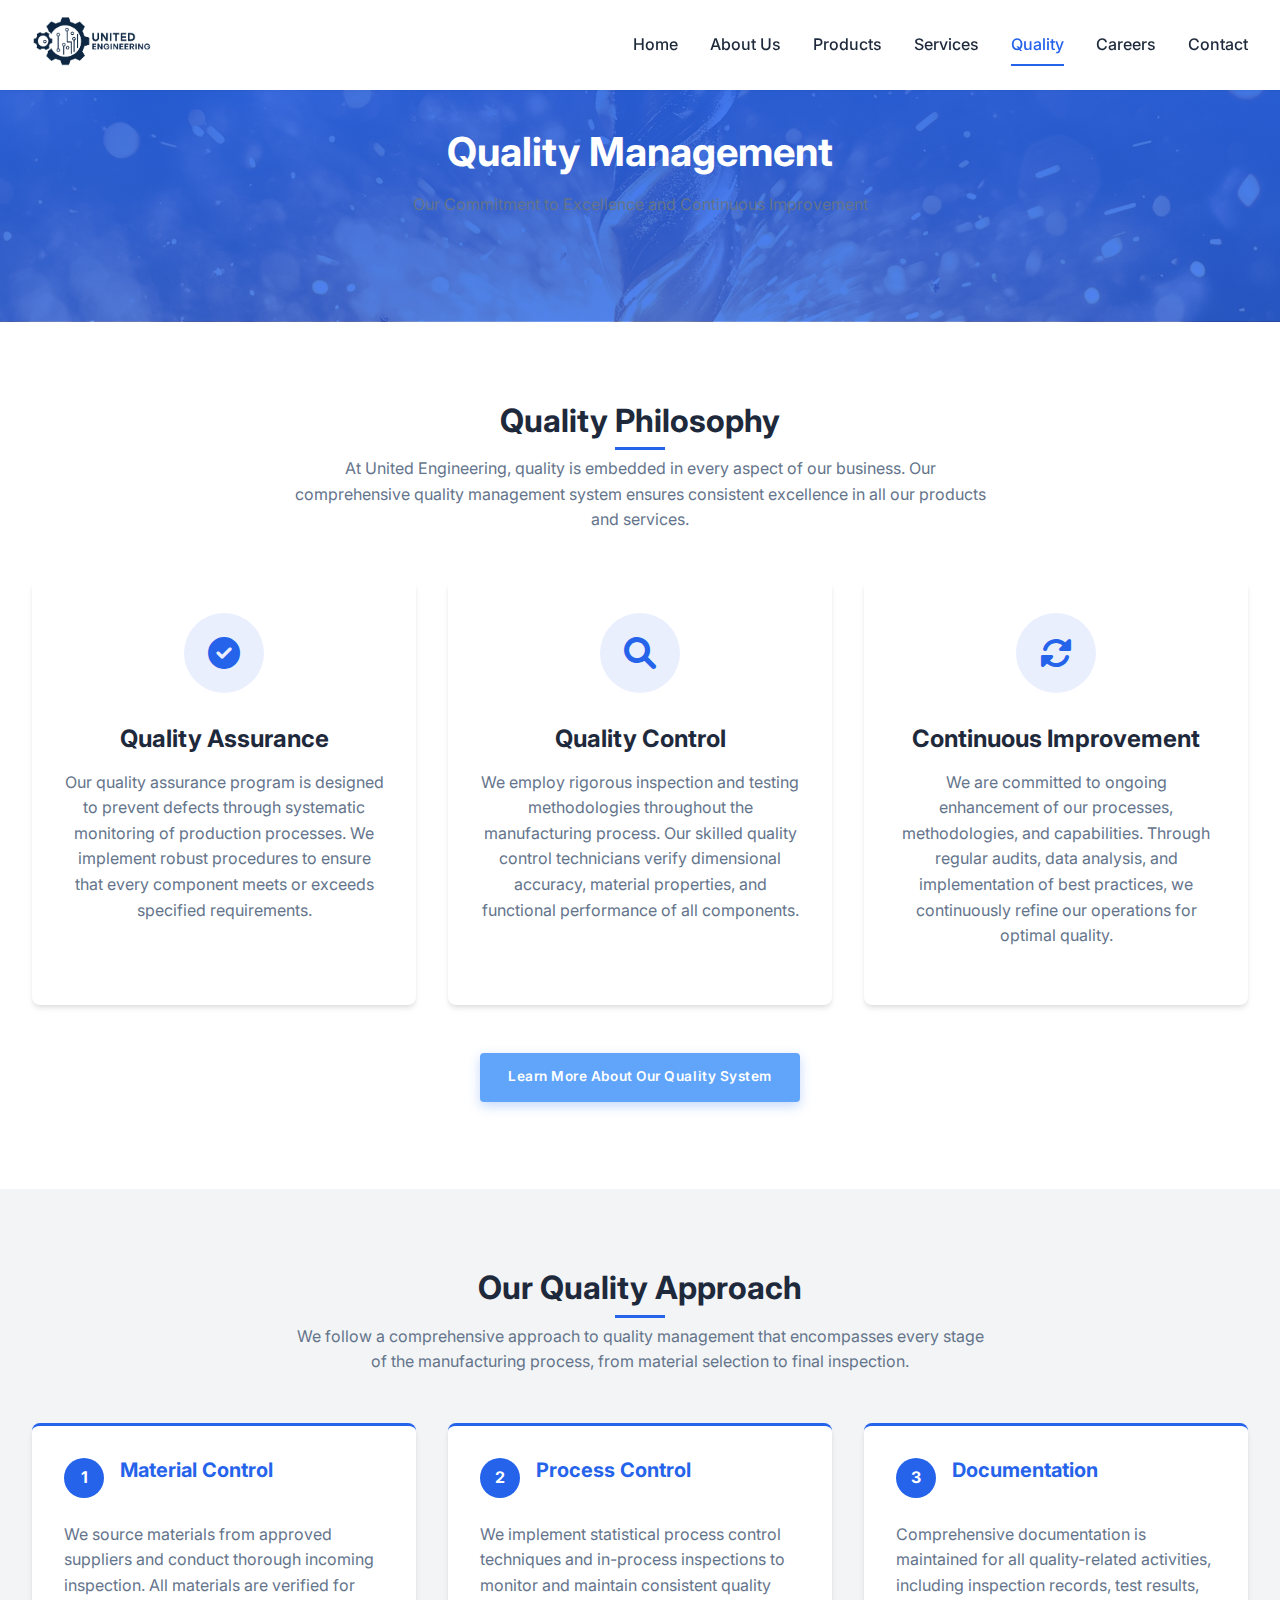
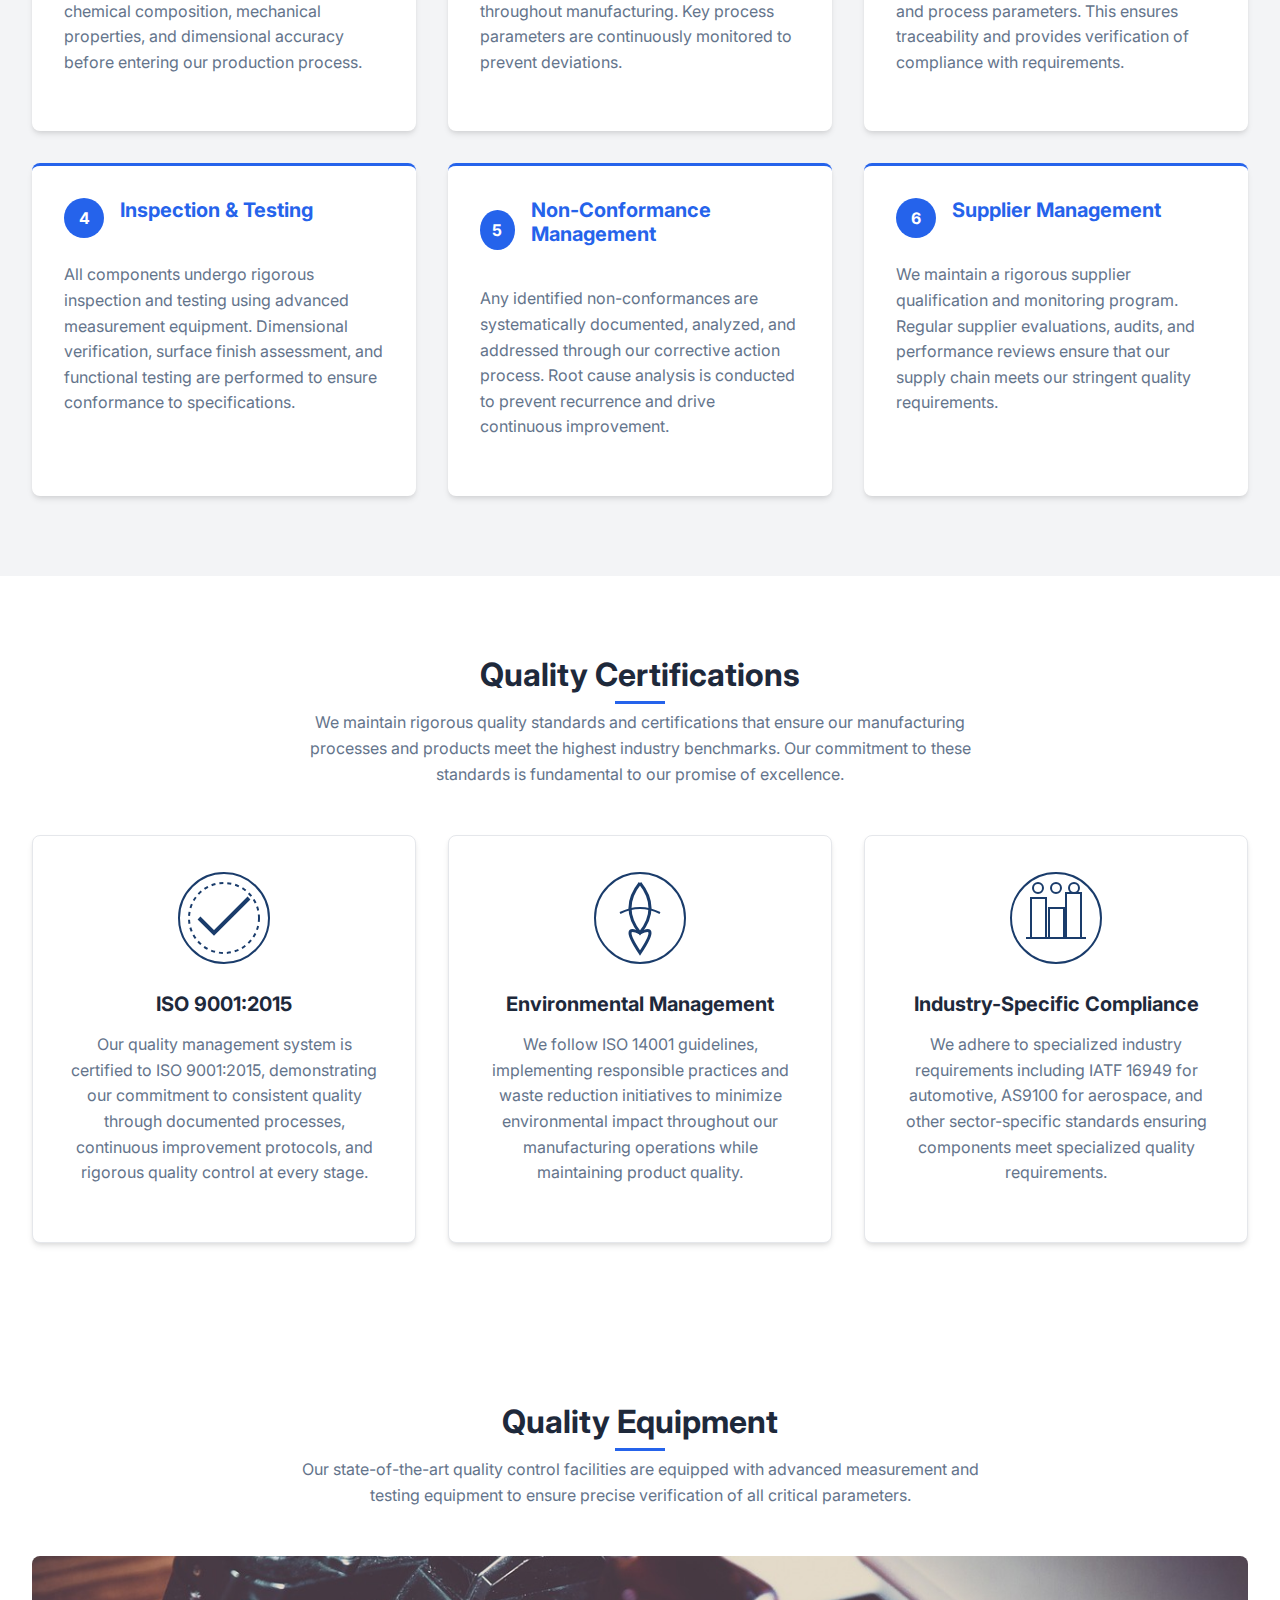
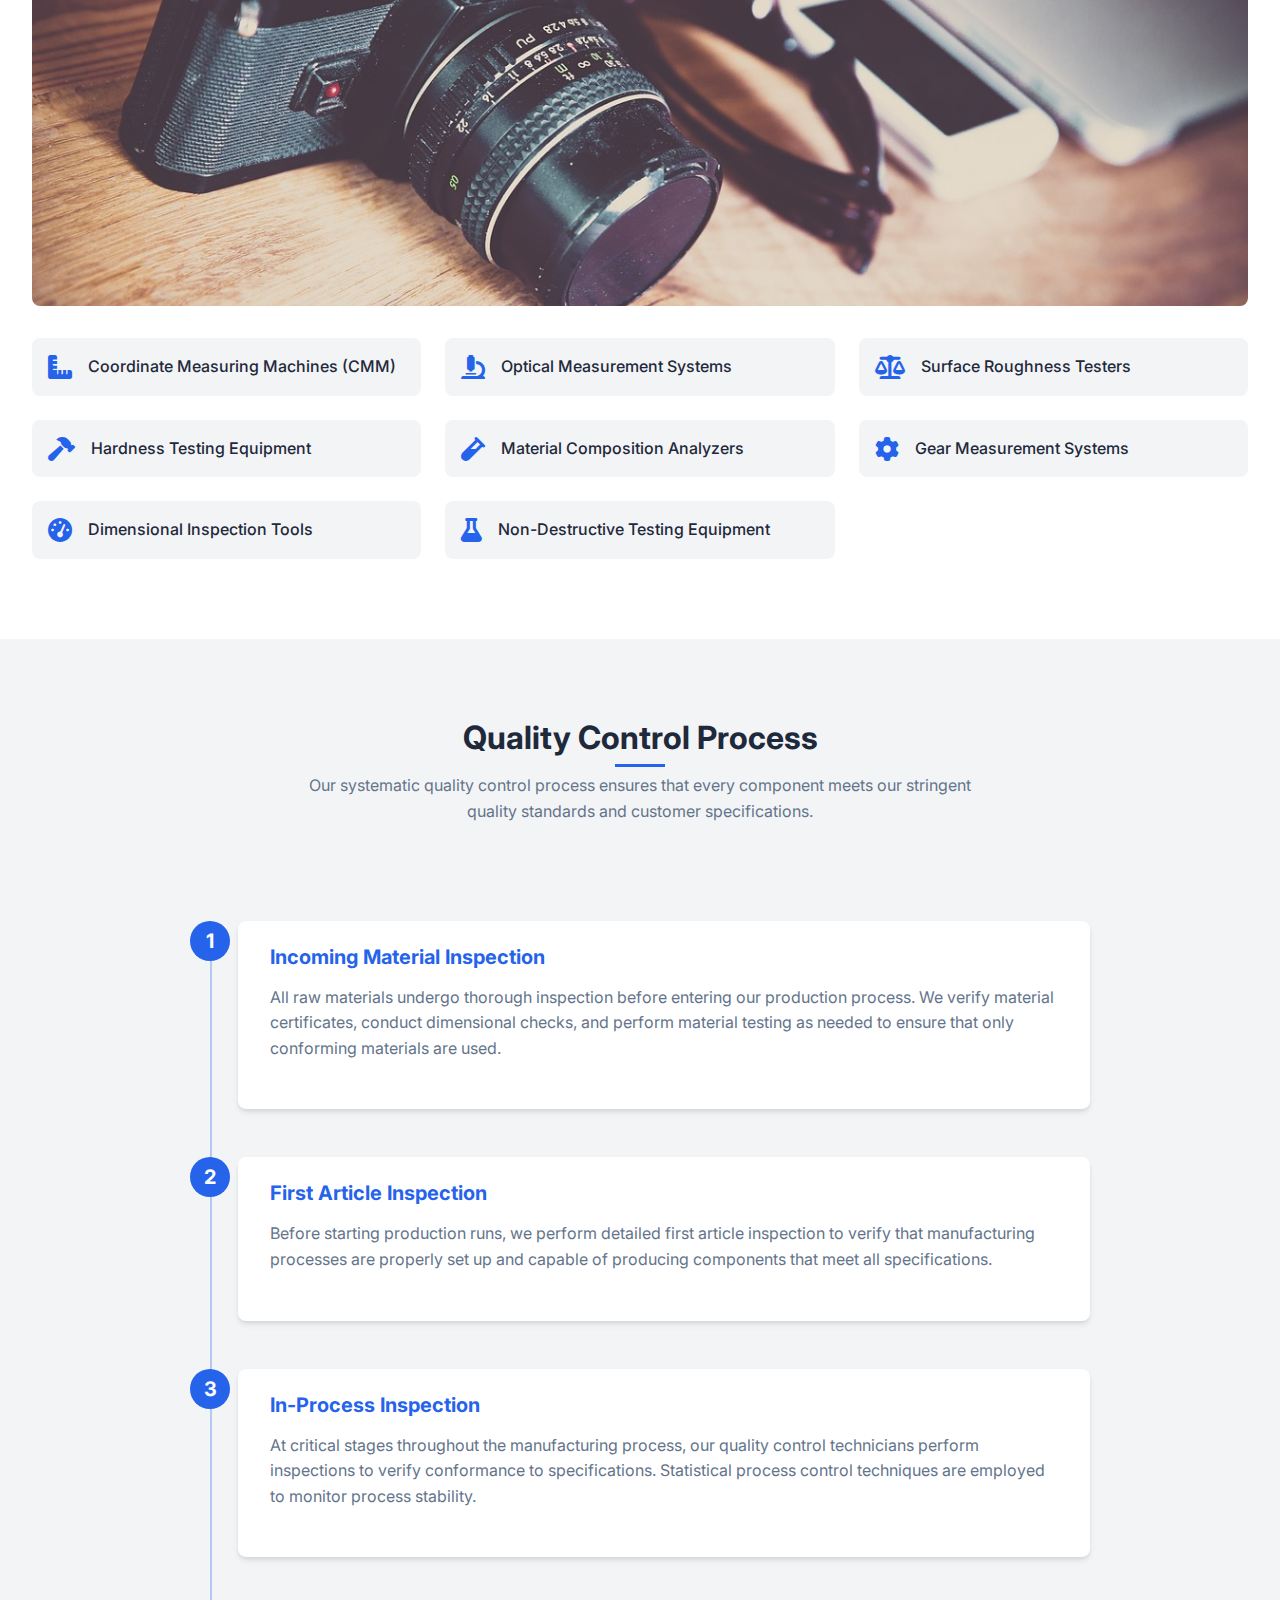
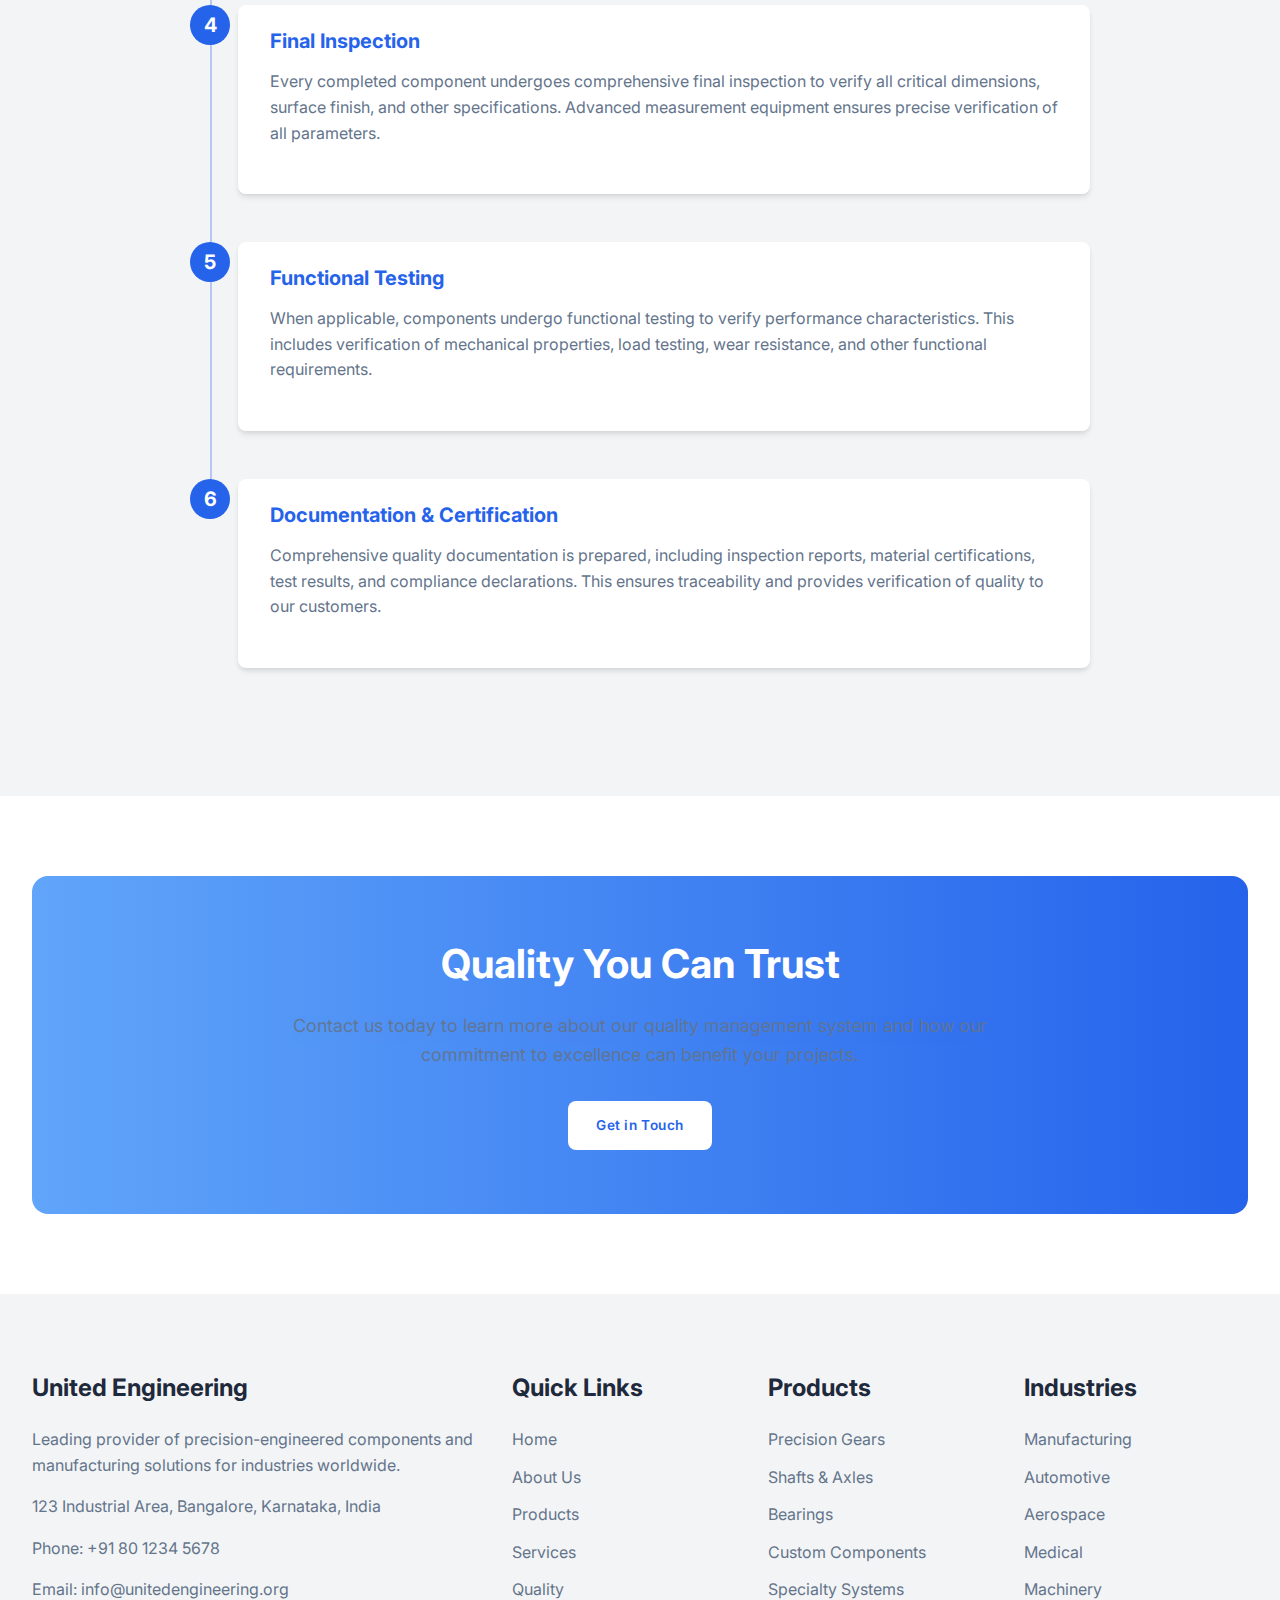
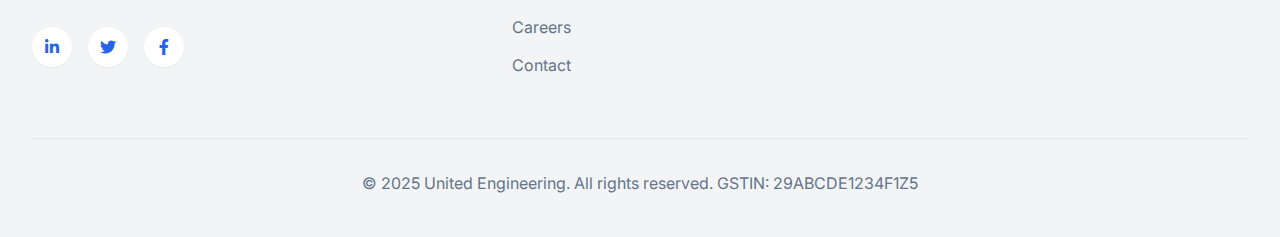
<file: quality.html>
<!DOCTYPE html>
<html lang="en">
<head>
    <meta charset="UTF-8">
    <meta name="viewport" content="width=device-width, initial-scale=1.0">
    <title>Quality - United Engineering</title>
    
    <!-- Meta Tags -->
    <meta name="description" content="Learn about United Engineering's commitment to quality through our rigorous quality management system, inspection processes, and industry certifications.">
    <meta name="keywords" content="quality assurance, quality control, ISO 9001, manufacturing quality, precision engineering quality">
    
    <!-- Favicon -->
    <link rel="icon" href="img/favicon.svg" type="image/svg+xml">
    
    <!-- Stylesheets -->
    <link rel="stylesheet" href="css/style.css">
    
    <!-- Fonts -->
    <link rel="preconnect" href="https://fonts.googleapis.com">
    <link rel="preconnect" href="https://fonts.gstatic.com" crossorigin>
    <link href="https://fonts.googleapis.com/css2?family=Inter:wght@300;400;500;600;700;800&display=swap" rel="stylesheet">
    
    <!-- Icons -->
    <link rel="stylesheet" href="https://cdnjs.cloudflare.com/ajax/libs/font-awesome/6.0.0/css/all.min.css">
    
    <style>
        .quality-hero {
            background: linear-gradient(rgba(37, 99, 235, 0.9), rgba(37, 99, 235, 0.8)), url('img/quality-bg.jpg');
            background-size: cover;
            background-position: center;
            padding: 8rem 0 5rem;
            color: white;
            text-align: center;
        }
        
        .quality-hero-content {
            max-width: 800px;
            margin: 0 auto;
        }
        
        .quality-card {
            background-color: var(--white);
            border-radius: 0.5rem;
            overflow: hidden;
            box-shadow: var(--shadow);
            height: 100%;
            transition: all 0.3s ease;
            display: flex;
            flex-direction: column;
        }
        
        .quality-card:hover {
            transform: translateY(-10px);
            box-shadow: var(--shadow-md);
        }
        
        .quality-icon {
            width: 80px;
            height: 80px;
            margin: 0 auto 2rem;
            display: flex;
            align-items: center;
            justify-content: center;
            background-color: rgba(37, 99, 235, 0.1);
            border-radius: 50%;
            color: var(--primary);
            font-size: 2rem;
            transition: all 0.3s ease;
        }
        
        .quality-card:hover .quality-icon {
            background-color: var(--primary);
            color: var(--white);
        }
        
        .quality-content {
            padding: 2rem;
            text-align: center;
            flex-grow: 1;
            display: flex;
            flex-direction: column;
        }
        
        .quality-title {
            font-size: 1.5rem;
            margin-bottom: 1rem;
            color: var(--text);
        }
        
        .quality-desc {
            color: var(--text-light);
            margin-bottom: 1.5rem;
            flex-grow: 1;
        }
        
        .approach-section {
            background-color: var(--gray-100);
        }
        
        .approach-grid {
            display: grid;
            grid-template-columns: repeat(auto-fill, minmax(300px, 1fr));
            gap: 2rem;
        }
        
        .approach-card {
            background-color: var(--white);
            border-radius: 0.5rem;
            padding: 2rem;
            box-shadow: var(--shadow);
            transition: all 0.3s ease;
            border-top: 3px solid var(--primary);
            height: 100%;
        }
        
        .approach-card:hover {
            transform: translateY(-5px);
            box-shadow: var(--shadow-md);
        }
        
        .approach-header {
            display: flex;
            align-items: center;
            gap: 1rem;
            margin-bottom: 1.5rem;
        }
        
        .approach-number {
            width: 40px;
            height: 40px;
            background-color: var(--primary);
            color: var(--white);
            border-radius: 50%;
            display: flex;
            align-items: center;
            justify-content: center;
            font-weight: 700;
        }
        
        .approach-title {
            font-size: 1.25rem;
            color: var(--primary);
        }
        
        .approach-desc {
            color: var(--text-light);
        }
        
        .certification-section {
            padding: 5rem 0;
        }
        
        .certification-grid {
            display: grid;
            grid-template-columns: repeat(auto-fill, minmax(300px, 1fr));
            gap: 2rem;
        }
        
        .certification-card {
            padding: 2rem;
            border-radius: 0.5rem;
            background-color: var(--white);
            box-shadow: var(--shadow);
            text-align: center;
            transition: all 0.3s ease;
            border: 1px solid var(--gray-200);
            height: 100%;
        }
        
        .certification-card:hover {
            transform: translateY(-5px);
            box-shadow: var(--shadow-md);
            border-color: var(--primary);
        }
        
        .certification-image {
            width: 100px;
            height: 100px;
            margin: 0 auto 1.5rem;
        }
        
        .certification-image img {
            width: 100%;
            height: 100%;
            object-fit: contain;
        }
        
        .certification-title {
            font-size: 1.25rem;
            margin-bottom: 1rem;
            color: var(--text);
        }
        
        .certification-desc {
            color: var(--text-light);
        }
        
        .equipment-section {
            background-color: var(--white);
            position: relative;
        }
        
        .equipment-image {
            height: 350px;
            border-radius: 0.5rem;
            overflow: hidden;
            margin-bottom: 2rem;
        }
        
        .equipment-image img {
            width: 100%;
            height: 100%;
            object-fit: cover;
        }
        
        .equipment-list {
            display: grid;
            grid-template-columns: repeat(auto-fill, minmax(300px, 1fr));
            gap: 1.5rem;
        }
        
        .equipment-item {
            display: flex;
            align-items: center;
            gap: 1rem;
            padding: 1rem;
            background-color: var(--gray-100);
            border-radius: 0.5rem;
            transition: all 0.3s ease;
        }
        
        .equipment-item:hover {
            background-color: var(--primary);
            color: var(--white);
            transform: translateY(-5px);
            box-shadow: var(--shadow);
        }
        
        .equipment-item i {
            font-size: 1.5rem;
            color: var(--primary);
            transition: all 0.3s ease;
        }
        
        .equipment-item:hover i {
            color: var(--white);
        }
        
        .equipment-name {
            font-weight: 500;
        }
        
        .quality-process-section {
            background-color: var(--gray-100);
            position: relative;
        }
        
        .process-steps {
            position: relative;
            max-width: 900px;
            margin: 0 auto;
            padding: 3rem 0;
            counter-reset: step;
        }
        
        .process-step {
            position: relative;
            padding-left: 3rem;
            margin-bottom: 3rem;
            counter-increment: step;
        }
        
        .process-step:last-child {
            margin-bottom: 0;
        }
        
        .process-step::before {
            content: counter(step);
            position: absolute;
            left: 0;
            top: 0;
            width: 40px;
            height: 40px;
            background-color: var(--primary);
            color: var(--white);
            border-radius: 50%;
            display: flex;
            align-items: center;
            justify-content: center;
            font-weight: 700;
            font-size: 1.25rem;
        }
        
        .process-step::after {
            content: '';
            position: absolute;
            left: 20px;
            top: 40px;
            width: 2px;
            height: calc(100% + 3rem);
            background-color: var(--primary);
            opacity: 0.3;
        }
        
        .process-step:last-child::after {
            display: none;
        }
        
        .process-content {
            padding: 1.5rem 2rem;
            background-color: var(--white);
            border-radius: 0.5rem;
            box-shadow: var(--shadow);
        }
        
        .process-title {
            font-size: 1.25rem;
            margin-bottom: 1rem;
            color: var(--primary);
        }
        
        @media (max-width: 768px) {
            .approach-grid,
            .certification-grid {
                grid-template-columns: 1fr;
            }
        }
    </style>
</head>
<body>
    <!-- Header -->
    <header class="header">
        <div class="container header-container">
            <div class="logo">
                <a href="index.html">
                    <img src="img/united_engineering_logo.png" alt="United Engineering Logo">
                </a>
            </div>
            
            <nav>
                <ul class="nav-menu">
                    <li><a href="index.html" class="nav-link">Home</a></li>
                    <li><a href="about.html" class="nav-link">About Us</a></li>
                    <li><a href="products.html" class="nav-link">Products</a></li>
                    <li><a href="services.html" class="nav-link">Services</a></li>
                    <li><a href="quality.html" class="nav-link active">Quality</a></li>
                    <li><a href="careers.html" class="nav-link">Careers</a></li>
                    <li><a href="contact.html" class="nav-link">Contact</a></li>
                </ul>
            </nav>
            
            <button class="mobile-menu-btn">
                <i class="fas fa-bars"></i>
            </button>
        </div>
    </header>
    
    <!-- Hero Section -->
    <section class="quality-hero">
        <div class="container">
            <div class="quality-hero-content animate">
                <h1>Quality Management</h1>
                <p>Our Commitment to Excellence and Continuous Improvement</p>
            </div>
        </div>
    </section>
    
    <!-- Quality Overview -->
    <section class="section">
        <div class="container">
            <div class="section-title">
                <h2>Quality Philosophy</h2>
                <p>At United Engineering, quality is embedded in every aspect of our business. Our comprehensive quality management system ensures consistent excellence in all our products and services.</p>
            </div>
            
            <div class="product-grid">
                <div class="quality-card animate">
                    <div class="quality-content">
                        <div class="quality-icon">
                            <i class="fas fa-check-circle"></i>
                        </div>
                        <h3 class="quality-title">Quality Assurance</h3>
                        <p class="quality-desc">Our quality assurance program is designed to prevent defects through systematic monitoring of production processes. We implement robust procedures to ensure that every component meets or exceeds specified requirements.</p>
                    </div>
                </div>
                
                <div class="quality-card animate">
                    <div class="quality-content">
                        <div class="quality-icon">
                            <i class="fas fa-search"></i>
                        </div>
                        <h3 class="quality-title">Quality Control</h3>
                        <p class="quality-desc">We employ rigorous inspection and testing methodologies throughout the manufacturing process. Our skilled quality control technicians verify dimensional accuracy, material properties, and functional performance of all components.</p>
                    </div>
                </div>
                
                <div class="quality-card animate">
                    <div class="quality-content">
                        <div class="quality-icon">
                            <i class="fas fa-sync-alt"></i>
                        </div>
                        <h3 class="quality-title">Continuous Improvement</h3>
                        <p class="quality-desc">We are committed to ongoing enhancement of our processes, methodologies, and capabilities. Through regular audits, data analysis, and implementation of best practices, we continuously refine our operations for optimal quality.</p>
                    </div>
                </div>
            </div>
            
            <div style="text-align: center; margin-top: 3rem;">
                <a href="contact.html" class="btn btn-primary">Learn More About Our Quality System</a>
            </div>
        </div>
    </section>
    
    <!-- Quality Approach -->
    <section class="section approach-section">
        <div class="container">
            <div class="section-title">
                <h2>Our Quality Approach</h2>
                <p>We follow a comprehensive approach to quality management that encompasses every stage of the manufacturing process, from material selection to final inspection.</p>
            </div>
            
            <div class="approach-grid">
                <div class="approach-card animate">
                    <div class="approach-header">
                        <div class="approach-number">1</div>
                        <h3 class="approach-title">Material Control</h3>
                    </div>
                    <p class="approach-desc">We source materials from approved suppliers and conduct thorough incoming inspection. All materials are verified for chemical composition, mechanical properties, and dimensional accuracy before entering our production process.</p>
                </div>
                
                <div class="approach-card animate">
                    <div class="approach-header">
                        <div class="approach-number">2</div>
                        <h3 class="approach-title">Process Control</h3>
                    </div>
                    <p class="approach-desc">We implement statistical process control techniques and in-process inspections to monitor and maintain consistent quality throughout manufacturing. Key process parameters are continuously monitored to prevent deviations.</p>
                </div>
                
                <div class="approach-card animate">
                    <div class="approach-header">
                        <div class="approach-number">3</div>
                        <h3 class="approach-title">Documentation</h3>
                    </div>
                    <p class="approach-desc">Comprehensive documentation is maintained for all quality-related activities, including inspection records, test results, and process parameters. This ensures traceability and provides verification of compliance with requirements.</p>
                </div>
                
                <div class="approach-card animate">
                    <div class="approach-header">
                        <div class="approach-number">4</div>
                        <h3 class="approach-title">Inspection & Testing</h3>
                    </div>
                    <p class="approach-desc">All components undergo rigorous inspection and testing using advanced measurement equipment. Dimensional verification, surface finish assessment, and functional testing are performed to ensure conformance to specifications.</p>
                </div>
                
                <div class="approach-card animate">
                    <div class="approach-header">
                        <div class="approach-number">5</div>
                        <h3 class="approach-title">Non-Conformance Management</h3>
                    </div>
                    <p class="approach-desc">Any identified non-conformances are systematically documented, analyzed, and addressed through our corrective action process. Root cause analysis is conducted to prevent recurrence and drive continuous improvement.</p>
                </div>
                
                <div class="approach-card animate">
                    <div class="approach-header">
                        <div class="approach-number">6</div>
                        <h3 class="approach-title">Supplier Management</h3>
                    </div>
                    <p class="approach-desc">We maintain a rigorous supplier qualification and monitoring program. Regular supplier evaluations, audits, and performance reviews ensure that our supply chain meets our stringent quality requirements.</p>
                </div>
            </div>
        </div>
    </section>
    
    <!-- Certifications -->
    <section class="section certification-section">
        <div class="container">
            <div class="section-title">
                <h2>Quality Certifications</h2>
                <p>We maintain rigorous quality standards and certifications that ensure our manufacturing processes and products meet the highest industry benchmarks. Our commitment to these standards is fundamental to our promise of excellence.</p>
            </div>
            
            <div class="certification-grid">
                <div class="certification-card animate">
                    <div class="certification-image">
                        <img src="img/quality-standard.svg" alt="ISO 9001:2015">
                    </div>
                    <h3 class="certification-title">ISO 9001:2015</h3>
                    <p class="certification-desc">Our quality management system is certified to ISO 9001:2015, demonstrating our commitment to consistent quality through documented processes, continuous improvement protocols, and rigorous quality control at every stage.</p>
                </div>
                
                <div class="certification-card animate">
                    <div class="certification-image">
                        <img src="img/environmental-standard.svg" alt="ISO 14001:2015">
                    </div>
                    <h3 class="certification-title">Environmental Management</h3>
                    <p class="certification-desc">We follow ISO 14001 guidelines, implementing responsible practices and waste reduction initiatives to minimize environmental impact throughout our manufacturing operations while maintaining product quality.</p>
                </div>
                
                <div class="certification-card animate">
                    <div class="certification-image">
                        <img src="img/industry-standard.svg" alt="Industry Standards">
                    </div>
                    <h3 class="certification-title">Industry-Specific Compliance</h3>
                    <p class="certification-desc">We adhere to specialized industry requirements including IATF 16949 for automotive, AS9100 for aerospace, and other sector-specific standards ensuring components meet specialized quality requirements.</p>
                </div>
            </div>
        </div>
    </section>
    
    <!-- Quality Equipment -->
    <section class="section equipment-section">
        <div class="container">
            <div class="section-title">
                <h2>Quality Equipment</h2>
                <p>Our state-of-the-art quality control facilities are equipped with advanced measurement and testing equipment to ensure precise verification of all critical parameters.</p>
            </div>
            
            <div class="equipment-image animate">
                <img src="img/quality-equipment.jpg" alt="Quality Control Equipment">
            </div>
            
            <div class="equipment-list">
                <div class="equipment-item animate">
                    <i class="fas fa-ruler-combined"></i>
                    <span class="equipment-name">Coordinate Measuring Machines (CMM)</span>
                </div>
                
                <div class="equipment-item animate">
                    <i class="fas fa-microscope"></i>
                    <span class="equipment-name">Optical Measurement Systems</span>
                </div>
                
                <div class="equipment-item animate">
                    <i class="fas fa-balance-scale"></i>
                    <span class="equipment-name">Surface Roughness Testers</span>
                </div>
                
                <div class="equipment-item animate">
                    <i class="fas fa-hammer"></i>
                    <span class="equipment-name">Hardness Testing Equipment</span>
                </div>
                
                <div class="equipment-item animate">
                    <i class="fas fa-vial"></i>
                    <span class="equipment-name">Material Composition Analyzers</span>
                </div>
                
                <div class="equipment-item animate">
                    <i class="fas fa-cog"></i>
                    <span class="equipment-name">Gear Measurement Systems</span>
                </div>
                
                <div class="equipment-item animate">
                    <i class="fas fa-tachometer-alt"></i>
                    <span class="equipment-name">Dimensional Inspection Tools</span>
                </div>
                
                <div class="equipment-item animate">
                    <i class="fas fa-flask"></i>
                    <span class="equipment-name">Non-Destructive Testing Equipment</span>
                </div>
            </div>
        </div>
    </section>
    
    <!-- Quality Process -->
    <section class="section quality-process-section">
        <div class="container">
            <div class="section-title">
                <h2>Quality Control Process</h2>
                <p>Our systematic quality control process ensures that every component meets our stringent quality standards and customer specifications.</p>
            </div>
            
            <div class="process-steps">
                <div class="process-step animate">
                    <div class="process-content">
                        <h3 class="process-title">Incoming Material Inspection</h3>
                        <p>All raw materials undergo thorough inspection before entering our production process. We verify material certificates, conduct dimensional checks, and perform material testing as needed to ensure that only conforming materials are used.</p>
                    </div>
                </div>
                
                <div class="process-step animate">
                    <div class="process-content">
                        <h3 class="process-title">First Article Inspection</h3>
                        <p>Before starting production runs, we perform detailed first article inspection to verify that manufacturing processes are properly set up and capable of producing components that meet all specifications.</p>
                    </div>
                </div>
                
                <div class="process-step animate">
                    <div class="process-content">
                        <h3 class="process-title">In-Process Inspection</h3>
                        <p>At critical stages throughout the manufacturing process, our quality control technicians perform inspections to verify conformance to specifications. Statistical process control techniques are employed to monitor process stability.</p>
                    </div>
                </div>
                
                <div class="process-step animate">
                    <div class="process-content">
                        <h3 class="process-title">Final Inspection</h3>
                        <p>Every completed component undergoes comprehensive final inspection to verify all critical dimensions, surface finish, and other specifications. Advanced measurement equipment ensures precise verification of all parameters.</p>
                    </div>
                </div>
                
                <div class="process-step animate">
                    <div class="process-content">
                        <h3 class="process-title">Functional Testing</h3>
                        <p>When applicable, components undergo functional testing to verify performance characteristics. This includes verification of mechanical properties, load testing, wear resistance, and other functional requirements.</p>
                    </div>
                </div>
                
                <div class="process-step animate">
                    <div class="process-content">
                        <h3 class="process-title">Documentation & Certification</h3>
                        <p>Comprehensive quality documentation is prepared, including inspection reports, material certifications, test results, and compliance declarations. This ensures traceability and provides verification of quality to our customers.</p>
                    </div>
                </div>
            </div>
        </div>
    </section>
    
    <!-- CTA Section -->
    <section class="container">
        <div class="cta animate">
            <div class="cta-content">
                <h2 class="cta-title">Quality You Can Trust</h2>
                <p class="cta-text">Contact us today to learn more about our quality management system and how our commitment to excellence can benefit your projects.</p>
                <a href="contact.html" class="btn cta-btn">Get in Touch</a>
            </div>
        </div>
    </section>
    
    <!-- Footer -->
    <footer class="footer">
        <div class="container">
            <div class="footer-grid">
                <div class="footer-info">
                    <h3>United Engineering</h3>
                    <p>Leading provider of precision-engineered components and manufacturing solutions for industries worldwide.</p>
                    <p>123 Industrial Area, Bangalore, Karnataka, India</p>
                    <p>Phone: +91 80 1234 5678</p>
                    <p>Email: info@unitedengineering.org</p>
                    <div class="footer-social">
                        <a href="#" class="social-link">
                            <i class="fab fa-linkedin-in"></i>
                        </a>
                        <a href="#" class="social-link">
                            <i class="fab fa-twitter"></i>
                        </a>
                        <a href="#" class="social-link">
                            <i class="fab fa-facebook-f"></i>
                        </a>
                    </div>
                </div>
                
                <div class="footer-links">
                    <h3>Quick Links</h3>
                    <ul>
                        <li><a href="index.html">Home</a></li>
                        <li><a href="about.html">About Us</a></li>
                        <li><a href="products.html">Products</a></li>
                        <li><a href="services.html">Services</a></li>
                        <li><a href="quality.html">Quality</a></li>
                        <li><a href="careers.html">Careers</a></li>
                        <li><a href="contact.html">Contact</a></li>
                    </ul>
                </div>
                
                <div class="footer-links">
                    <h3>Products</h3>
                    <ul>
                        <li><a href="products.html">Precision Gears</a></li>
                        <li><a href="products.html">Shafts & Axles</a></li>
                        <li><a href="products.html">Bearings</a></li>
                        <li><a href="products.html">Custom Components</a></li>
                        <li><a href="products.html">Specialty Systems</a></li>
                    </ul>
                </div>
                
                <div class="footer-links">
                    <h3>Industries</h3>
                    <ul>
                        <li><a href="about.html">Manufacturing</a></li>
                        <li><a href="about.html">Automotive</a></li>
                        <li><a href="about.html">Aerospace</a></li>
                        <li><a href="about.html">Medical</a></li>
                        <li><a href="about.html">Machinery</a></li>
                    </ul>
                </div>
            </div>
            
            <div class="footer-copyright">
                <p>&copy; 2025 United Engineering. All rights reserved. GSTIN: 29ABCDE1234F1Z5</p>
            </div>
        </div>
    </footer>
    
    <!-- JavaScript -->
    <script src="js/script.js"></script>
</body>
</html>
</file>
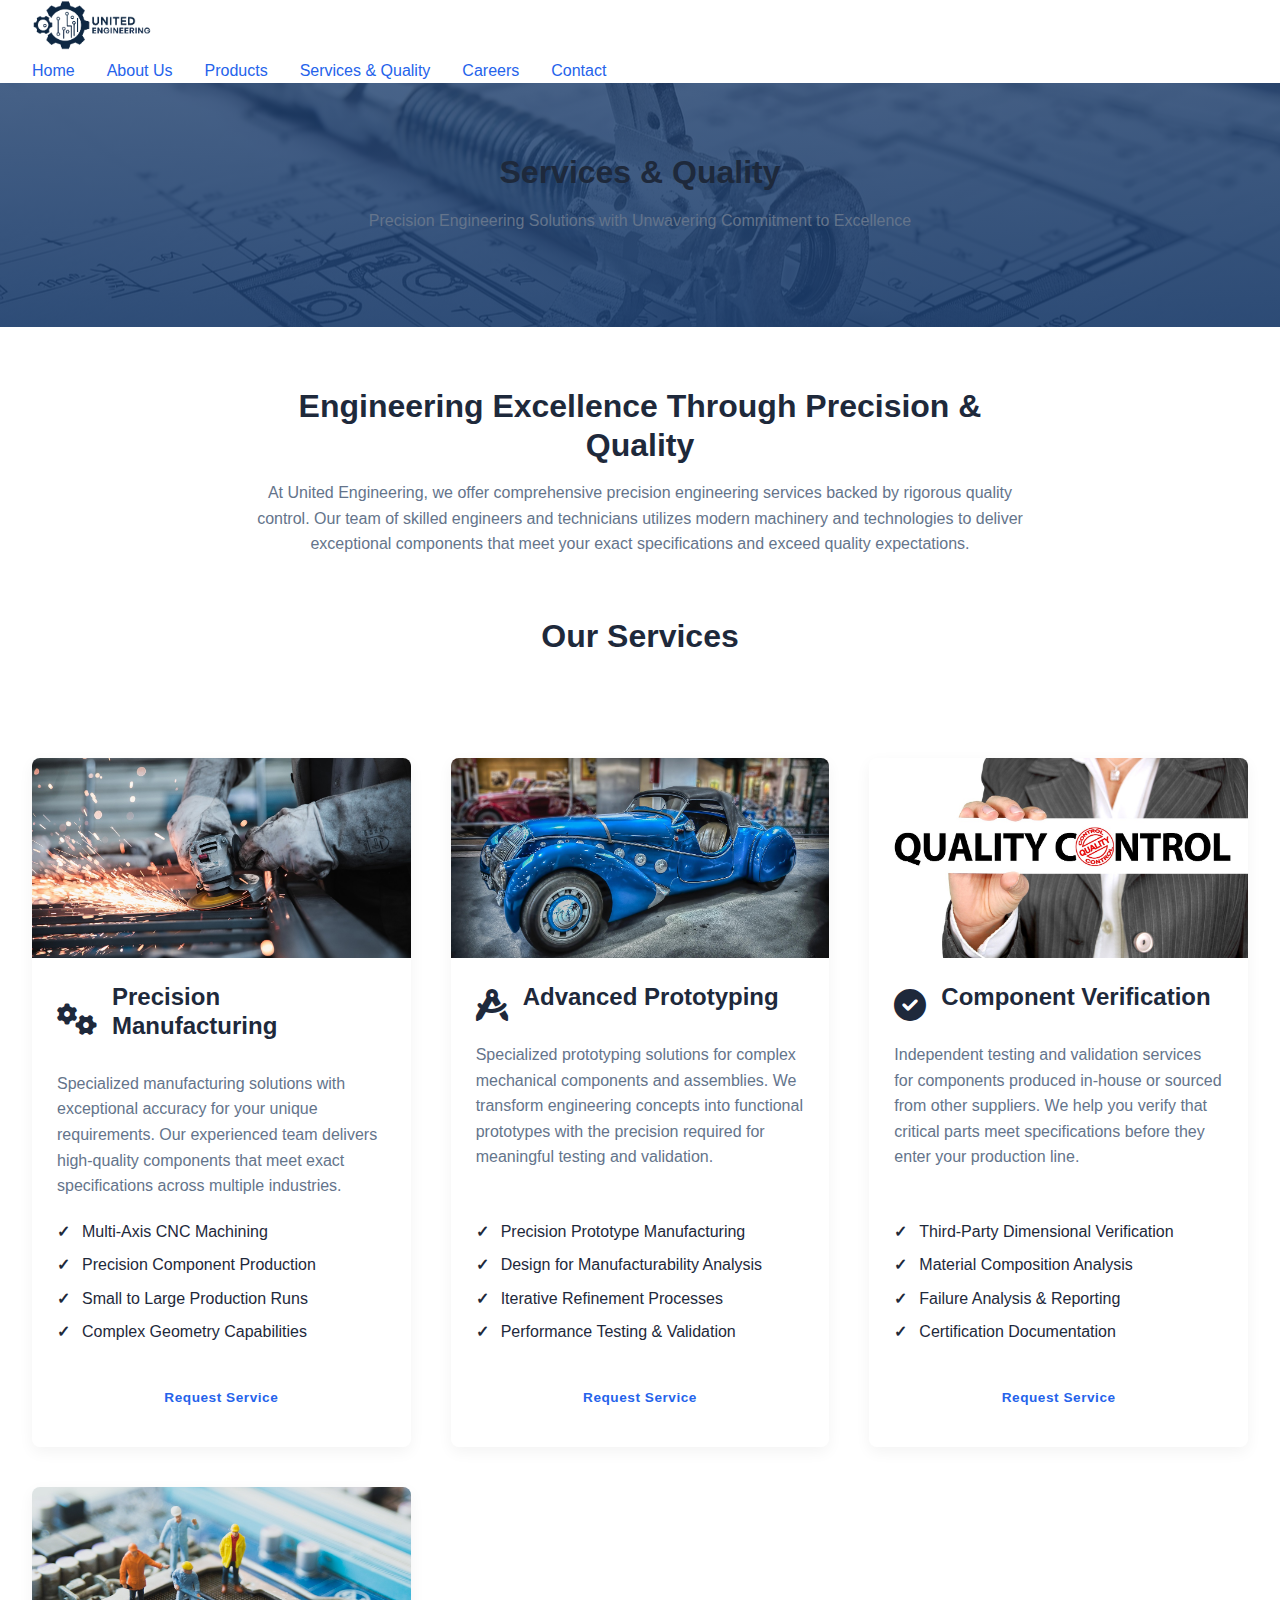
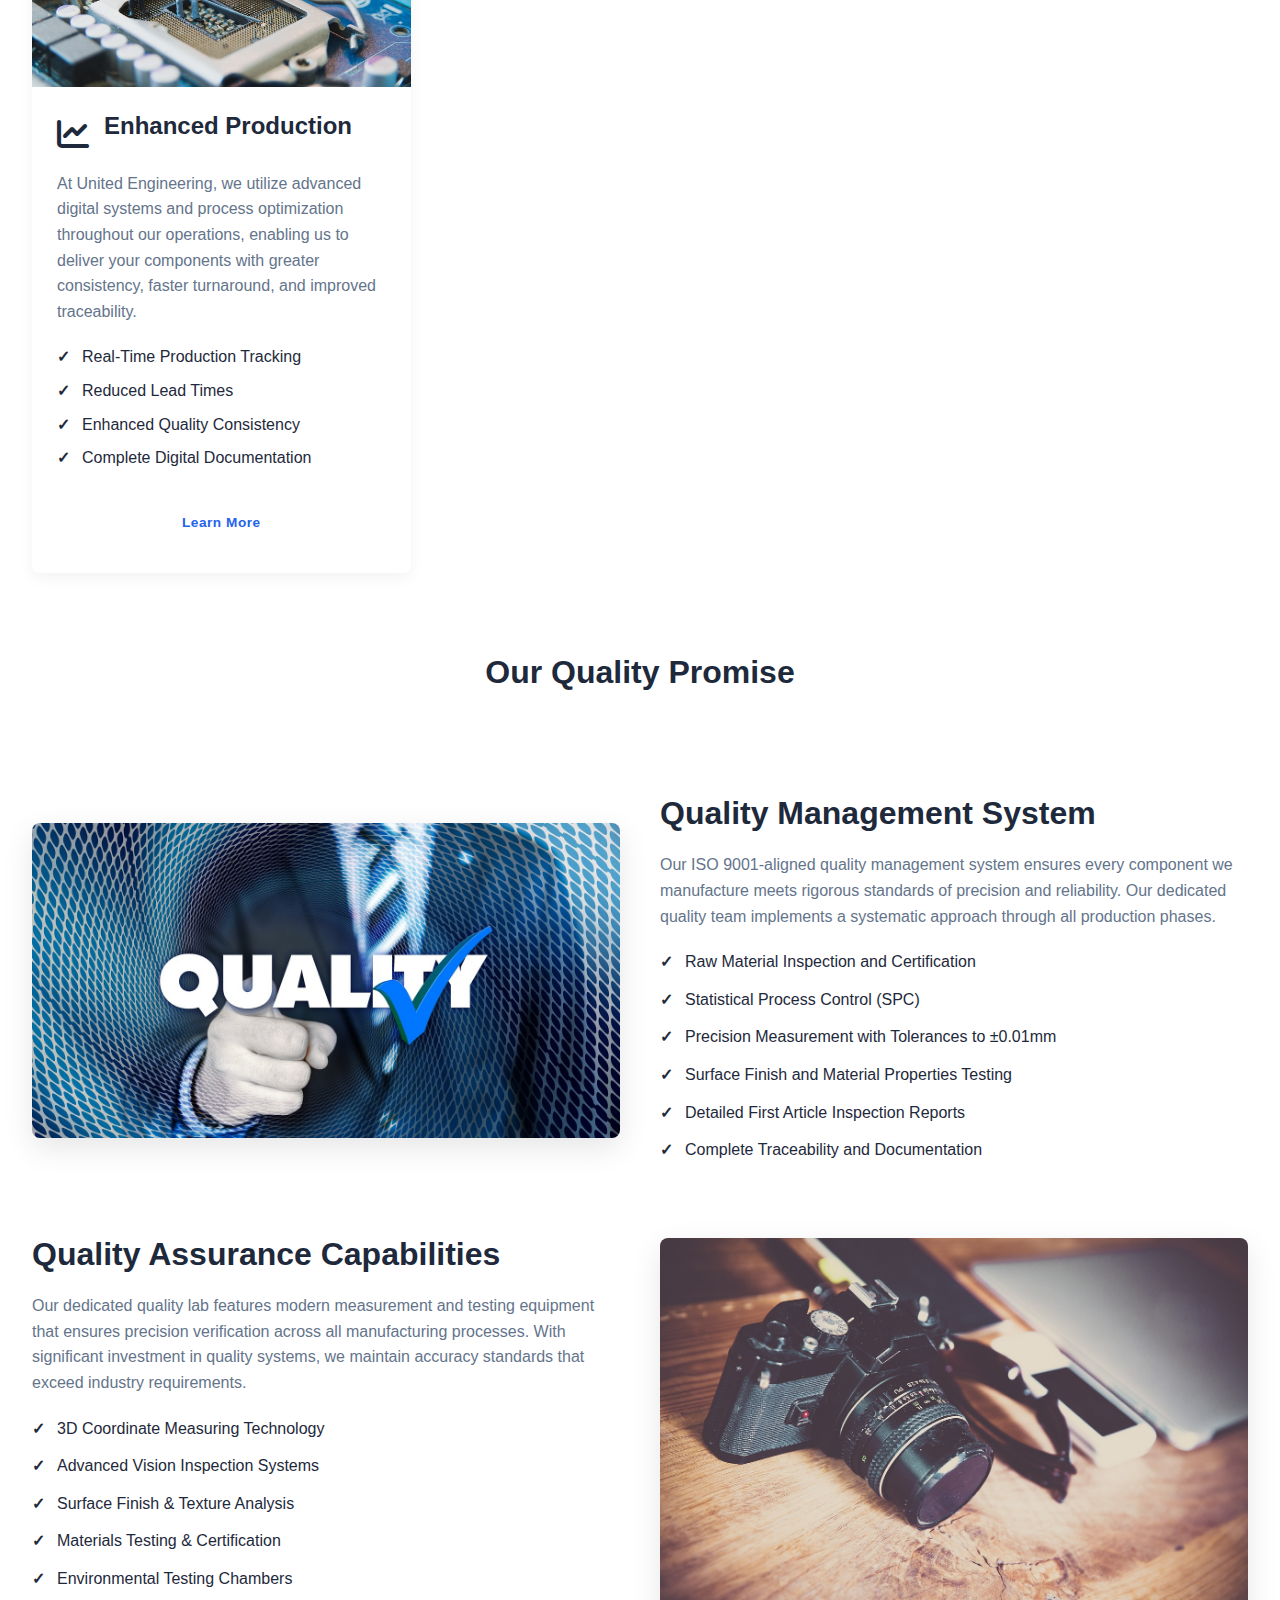
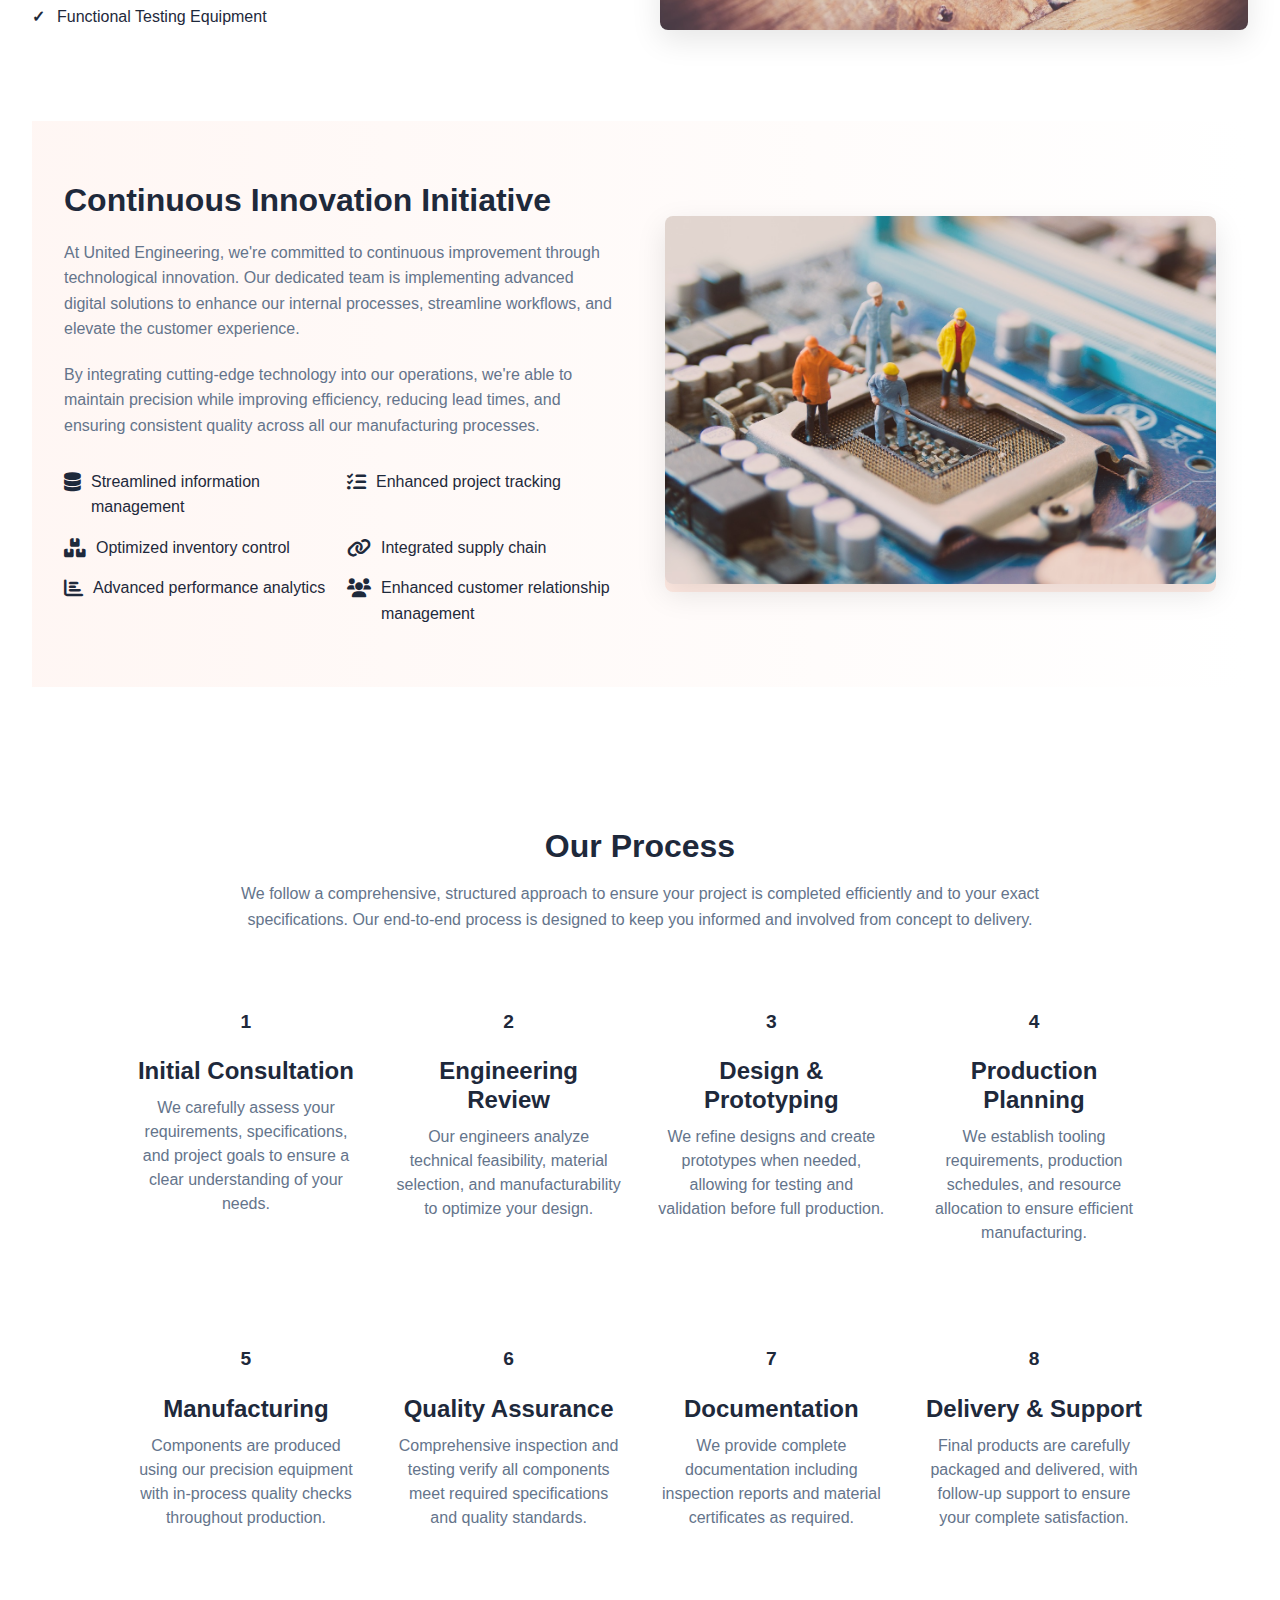
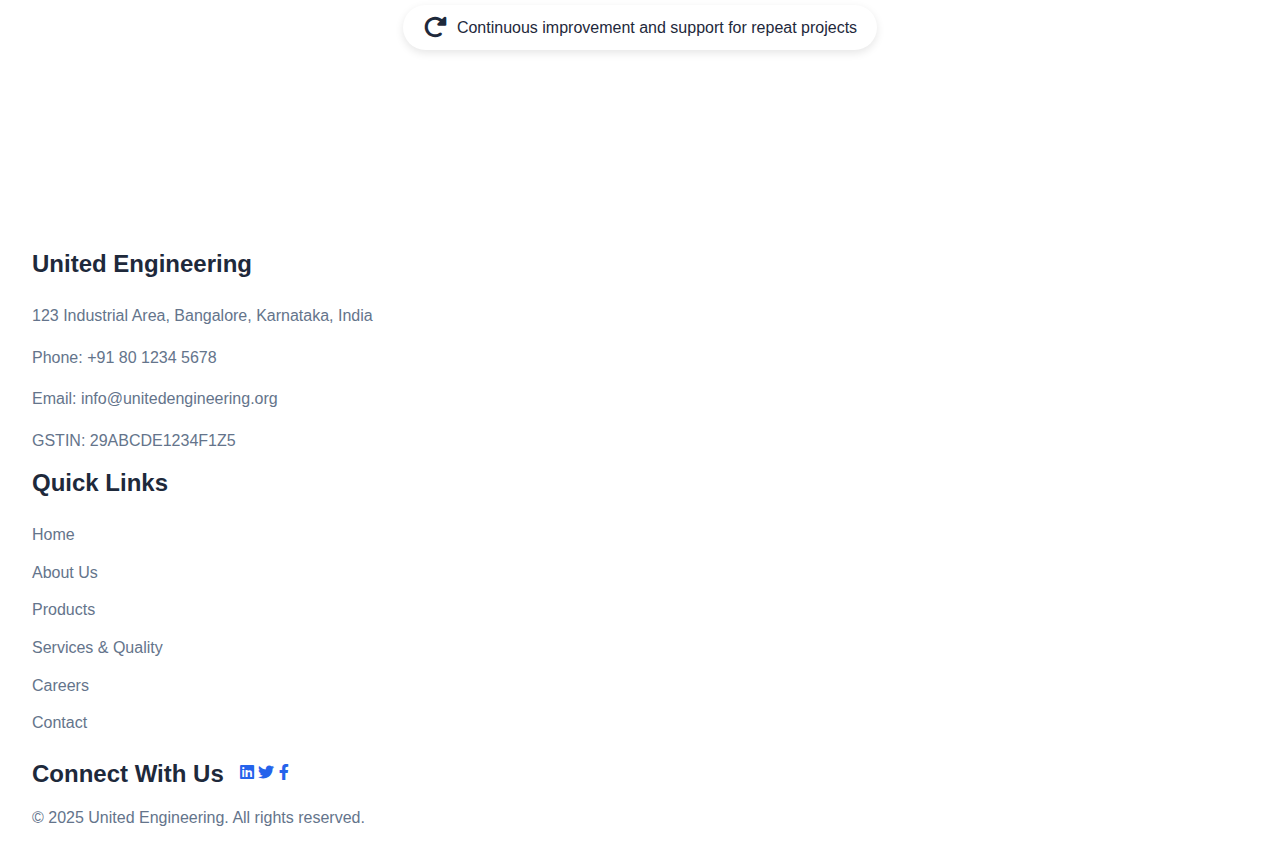
<file: services-quality.html>
<!DOCTYPE html>
<html lang="en">
<head>
    <meta charset="UTF-8">
    <meta name="viewport" content="width=device-width, initial-scale=1.0">
    <title>Services & Quality - United Engineering</title>
    <link rel="icon" href="img/favicon.svg" type="image/svg+xml">
    <meta name="description" content="United Engineering offers precision manufacturing, prototyping, and quality assurance services with unwavering commitment to excellence.">
    <link rel="stylesheet" href="css/style.css">
    <link rel="stylesheet" href="https://cdnjs.cloudflare.com/ajax/libs/font-awesome/6.0.0/css/all.min.css">
    <link href="https://fonts.googleapis.com/css2?family=Roboto:wght@300;400;500;700&family=Montserrat:wght@400;500;600;700&display=swap" rel="stylesheet">
    <style>
        .hero-section {
            background: linear-gradient(rgba(26, 60, 107, 0.8), rgba(26, 60, 107, 0.9)), url('img/services-bg.jpg');
            background-size: cover;
            background-position: center;
            color: var(--light-text);
            padding: 70px 0;
            text-align: center;
        }

        .page-content {
            padding: 60px 0;
        }

        .intro {
            text-align: center;
            max-width: 800px;
            margin: 0 auto 60px;
        }

        /* Services Section Styles */
        .services-grid {
            display: grid;
            grid-template-columns: repeat(auto-fill, minmax(350px, 1fr));
            gap: 40px;
            margin-bottom: 80px;
        }

        .service-card {
            background-color: var(--background-color);
            border-radius: 8px;
            overflow: hidden;
            box-shadow: 0 5px 15px rgba(0, 0, 0, 0.05);
            transition: all 0.3s ease;
            display: flex;
            flex-direction: column;
        }

        .service-card:hover {
            transform: translateY(-10px);
            box-shadow: 0 15px 30px rgba(0, 0, 0, 0.1);
        }

        .service-image {
            height: 200px;
            overflow: hidden;
        }

        .service-image img {
            width: 100%;
            height: 100%;
            object-fit: cover;
            transition: transform 0.5s ease;
        }

        .service-card:hover .service-image img {
            transform: scale(1.05);
        }

        .service-info {
            padding: 25px;
            flex-grow: 1;
            display: flex;
            flex-direction: column;
        }

        .service-info h3 {
            color: var(--primary-color);
            margin-bottom: 15px;
            font-size: 1.5rem;
        }

        .service-info p {
            margin-bottom: 20px;
            flex-grow: 1;
        }

        .service-icon {
            display: flex;
            align-items: center;
            margin-bottom: 15px;
        }

        .service-icon i {
            font-size: 2rem;
            color: var(--primary-color);
            margin-right: 15px;
        }

        .service-features {
            margin-bottom: 20px;
        }

        .service-features ul {
            list-style-type: none;
            padding: 0;
        }

        .service-features ul li {
            position: relative;
            padding-left: 25px;
            margin-bottom: 8px;
        }

        .service-features ul li:before {
            content: '✓';
            position: absolute;
            left: 0;
            color: var(--primary-color);
            font-weight: bold;
        }

        .tech-service .service-icon i,
        .tech-service .service-features ul li:before {
            color: var(--tech-accent);
        }

        .tech-service {
            border-top: 4px solid var(--tech-accent);
        }

        /* Quality Section Styles */
        .section-title {
            text-align: center;
            margin: 30px 0 50px;
        }

        .section-divider {
            width: 100px;
            height: 3px;
            background-color: var(--primary-color);
            margin: 0 auto 50px;
        }

        .quality-section {
            display: grid;
            grid-template-columns: 1fr 1fr;
            gap: 40px;
            align-items: center;
            margin-bottom: 60px;
        }

        .quality-image img {
            width: 100%;
            border-radius: 8px;
            box-shadow: 0 10px 30px rgba(0, 0, 0, 0.1);
        }

        .quality-text h2 {
            color: var(--primary-color);
            margin-bottom: 20px;
        }

        .quality-text p {
            margin-bottom: 15px;
        }

        .quality-list {
            margin-top: 20px;
        }

        .quality-list ul {
            list-style-type: none;
            padding: 0;
        }

        .quality-list ul li {
            position: relative;
            padding-left: 25px;
            margin-bottom: 12px;
        }

        .quality-list ul li:before {
            content: '✓';
            position: absolute;
            left: 0;
            color: var(--primary-color);
            font-weight: bold;
        }

        .reverse-grid {
            grid-template-columns: 1fr 1fr;
        }

        .reverse-grid .quality-text {
            order: 1;
        }

        .reverse-grid .quality-image {
            order: 2;
        }

        /* Process Section Styles */
        .process-section {
            background-color: var(--secondary-color);
            padding: 60px 0;
            margin: 80px 0;
        }

        .process-intro {
            text-align: center;
            max-width: 800px;
            margin: 0 auto 40px;
        }

        .process-section .container {
            max-width: 1100px;
            margin: 0 auto;
            position: relative;
        }
        
        .process-section .row {
            display: flex;
            justify-content: space-between;
            position: relative;
            margin-bottom: 60px; /* Increased from 30px to 60px for more spacing */
        }
        
        .process-section .row:before {
            content: '';
            position: absolute;
            top: 50px;
            left: 0;
            width: 100%;
            height: 3px;
            background-color: var(--primary-color);
            z-index: 1;
        }
        
        /* Add vertical connector between rows */
        .process-section .row:first-child:after {
            content: '';
            position: absolute;
            bottom: -30px;
            left: 50%;
            width: 3px;
            height: 60px;
            background-color: var(--primary-color);
            z-index: 1;
        }

        .step {
            text-align: center;
            width: 22%;
            position: relative;
            z-index: 2;
            padding-top: 70px;
            margin: 0 10px;
        }
        
        /* Adjust spacing for text descriptions */
        .step h3 {
            margin-bottom: 15px;
            margin-top: 15px;
        }
        
        .step p {
            line-height: 1.5;
            margin-bottom: 15px;
            min-height: 80px; /* Ensure consistent height */
        }
        
        /* Process cycle arrow styles */
        .process-cycle {
            display: flex;
            justify-content: center;
            margin-top: 20px;
        }
        
        .cycle-arrow {
            display: flex;
            align-items: center;
            padding: 10px 20px;
            background-color: var(--secondary-color);
            border-radius: 25px;
            box-shadow: 0 3px 8px rgba(0,0,0,0.1);
        }
        
        .cycle-arrow i {
            color: var(--primary-color);
            font-size: 1.5rem;
            margin-right: 10px;
            animation: spin 8s linear infinite;
        }
        
        .cycle-arrow span {
            font-weight: 500;
            color: var(--primary-color);
        }
        
        @keyframes spin {
            0% { transform: rotate(0deg); }
            100% { transform: rotate(360deg); }
        }

        .step-number {
            width: 50px;
            height: 50px;
            background-color: var(--primary-color);
            border-radius: 50%;
            display: flex;
            align-items: center;
            justify-content: center;
            color: var(--light-text);
            font-weight: bold;
            font-size: 1.2rem;
            position: absolute;
            top: 25px;
            left: 50%;
            transform: translateX(-50%);
            z-index: 3;
        }

        .step h3 {
            margin-bottom: 10px;
            color: var(--primary-color);
        }

        /* Standards Section */
        .standards-section {
            background-color: var(--secondary-color);
            padding: 60px 0;
            text-align: center;
        }

        .standards-grid {
            display: grid;
            grid-template-columns: repeat(auto-fill, minmax(250px, 1fr));
            gap: 30px;
            margin-top: 40px;
        }

        .standard-card {
            background-color: var(--background-color);
            padding: 30px 20px;
            border-radius: 8px;
            box-shadow: 0 5px 15px rgba(0, 0, 0, 0.05);
            transition: all 0.3s ease;
        }

        .standard-card:hover {
            transform: translateY(-5px);
            box-shadow: 0 15px 30px rgba(0, 0, 0, 0.1);
        }

        .standard-card img {
            width: 100px;
            height: 100px;
            object-fit: contain;
            margin-bottom: 20px;
        }

        .standard-card h3 {
            color: var(--primary-color);
            margin-bottom: 10px;
        }

        /* Tech Wing Hint Section */
        .tech-initiative {
            background: linear-gradient(to right, rgba(255, 87, 34, 0.05), rgba(255, 255, 255, 1));
            padding: 60px 0;
            margin: 80px 0;
            position: relative;
            overflow: hidden;
        }

        .tech-initiative:before {
            content: '';
            position: absolute;
            top: 0;
            left: 0;
            width: 4px;
            height: 100%;
            background-color: var(--tech-accent);
        }

        .tech-initiative-content {
            display: grid;
            grid-template-columns: 1fr 1fr;
            gap: 50px;
            align-items: center;
        }

        .tech-initiative-image {
            position: relative;
        }

        .tech-initiative-image:after {
            content: '';
            position: absolute;
            top: 0;
            left: 0;
            width: 100%;
            height: 100%;
            background-color: rgba(255, 87, 34, 0.1);
            border-radius: 8px;
        }

        .tech-initiative-image img {
            width: 100%;
            border-radius: 8px;
            box-shadow: 0 10px 30px rgba(0, 0, 0, 0.1);
        }

        .tech-initiative-text h2 {
            color: var(--primary-color);
            margin-bottom: 20px;
        }

        .tech-initiative-text h2 span {
            color: var(--tech-accent);
        }

        .tech-initiative-text p {
            margin-bottom: 20px;
        }

        .tech-features {
            display: grid;
            grid-template-columns: 1fr 1fr;
            gap: 15px;
            margin-top: 30px;
        }

        .tech-feature-item {
            display: flex;
            align-items: flex-start;
        }

        .tech-feature-item i {
            color: var(--tech-accent);
            font-size: 1.2rem;
            margin-right: 10px;
            margin-top: 3px;
        }

        @media (max-width: 991px) {
            .tech-initiative-content {
                grid-template-columns: 1fr;
            }
        }

        @media (max-width: 768px) {
            .services-grid {
                grid-template-columns: 1fr;
            }

            .quality-section,
            .reverse-grid {
                grid-template-columns: 1fr;
            }

            .reverse-grid .quality-text,
            .reverse-grid .quality-image {
                order: 0;
            }
            
            .process-section .row {
                flex-direction: column;
                align-items: center;
            }
            
            .process-section .row:before {
                width: 3px;
                height: 100%;
                left: 50%;
                top: 0;
                transform: translateX(-50%);
            }

            .step {
                width: 100%;
                max-width: 350px;
                margin-bottom: 50px;
                padding-top: 0;
                padding-left: 70px;
                text-align: left;
            }

            .step-number {
                left: 25px;
                top: 0;
                transform: none;
            }

            .standards-grid {
                grid-template-columns: 1fr 1fr;
            }

            .tech-features {
                grid-template-columns: 1fr;
            }
            
            .cycle-arrow {
                flex-direction: column;
                text-align: center;
                padding: 15px;
            }
            
            .cycle-arrow i {
                margin-right: 0;
                margin-bottom: 10px;
            }
        }

        @media (max-width: 576px) {
            .standards-grid {
                grid-template-columns: 1fr;
            }
        }

        /* Industries Styles */
        .industries-section {
            margin-top: 80px;
            text-align: center;
        }

        .industries-grid {
            display: grid;
            grid-template-columns: repeat(auto-fill, minmax(200px, 1fr));
            gap: 30px;
            margin-top: 40px;
        }

        .industry-card {
            background-color: var(--secondary-color);
            padding: 30px 20px;
            border-radius: 8px;
            transition: all 0.3s ease;
        }

        .industry-card:hover {
            background-color: var(--primary-color);
            color: var(--light-text);
            transform: translateY(-5px);
        }

        .industry-card i {
            font-size: 2.5rem;
            margin-bottom: 15px;
            color: var(--primary-color);
        }

        .industry-card:hover i {
            color: var(--light-text);
        }

        .tech-hint i {
            color: var(--tech-accent) !important;
        }

        .industry-card.tech-hint:hover i {
            color: var(--light-text) !important;
        }
    </style>
</head>
<body>
    <!-- Header Section -->
    <header>
        <div class="container">
            <div class="logo">
                <a href="index.html">
                    <img src="img/united_engineering_logo.png" alt="United Engineering Logo" class="logo-img">
                </a>
            </div>
            <nav>
                <ul class="nav-menu">
                    <li><a href="index.html">Home</a></li>
                    <li><a href="about.html">About Us</a></li>
                    <li><a href="products.html">Products</a></li>
                    <li><a href="services-quality.html" class="active">Services & Quality</a></li>
                    <li><a href="careers.html">Careers</a></li>
                    <li><a href="contact.html">Contact</a></li>
                </ul>
                <div class="hamburger">
                    <span class="bar"></span>
                    <span class="bar"></span>
                    <span class="bar"></span>
                </div>
            </nav>
        </div>
    </header>

    <!-- Hero Section -->
    <section class="hero-section">
        <div class="container">
            <h2>Services & Quality</h2>
            <p>Precision Engineering Solutions with Unwavering Commitment to Excellence</p>
        </div>
    </section>

    <!-- Page Content -->
    <section class="page-content">
        <div class="container">
            <div class="intro">
                <h2>Engineering Excellence Through Precision & Quality</h2>
                <p>At United Engineering, we offer comprehensive precision engineering services backed by rigorous quality control. Our team of skilled engineers and technicians utilizes modern machinery and technologies to deliver exceptional components that meet your exact specifications and exceed quality expectations.</p>
            </div>

            <!-- Services Section -->
            <h2 class="section-title">Our Services</h2>
            <div class="section-divider"></div>

            <div class="services-grid">
                <div class="service-card">
                    <div class="service-image">
                        <img src="img/custom-manufacturing.jpg" alt="Custom Manufacturing">
                    </div>
                    <div class="service-info">
                        <div class="service-icon">
                            <i class="fas fa-cogs"></i>
                            <h3>Precision Manufacturing</h3>
                        </div>
                        <p>Specialized manufacturing solutions with exceptional accuracy for your unique requirements. Our experienced team delivers high-quality components that meet exact specifications across multiple industries.</p>
                        <div class="service-features">
                            <ul>
                                <li>Multi-Axis CNC Machining</li>
                                <li>Precision Component Production</li>
                                <li>Small to Large Production Runs</li>
                                <li>Complex Geometry Capabilities</li>
                            </ul>
                        </div>
                        <a href="contact.html" class="btn">Request Service</a>
                    </div>
                </div>

                <div class="service-card">
                    <div class="service-image">
                        <img src="img/prototyping.jpg" alt="Prototyping">
                    </div>
                    <div class="service-info">
                        <div class="service-icon">
                            <i class="fas fa-drafting-compass"></i>
                            <h3>Advanced Prototyping</h3>
                        </div>
                        <p>Specialized prototyping solutions for complex mechanical components and assemblies. We transform engineering concepts into functional prototypes with the precision required for meaningful testing and validation.</p>
                        <div class="service-features">
                            <ul>
                                <li>Precision Prototype Manufacturing</li>
                                <li>Design for Manufacturability Analysis</li>
                                <li>Iterative Refinement Processes</li>
                                <li>Performance Testing & Validation</li>
                            </ul>
                        </div>
                        <a href="contact.html" class="btn">Request Service</a>
                    </div>
                </div>

                <div class="service-card">
                    <div class="service-image">
                        <img src="img/quality-assurance.jpg" alt="Quality Assurance">
                    </div>
                    <div class="service-info">
                        <div class="service-icon">
                            <i class="fas fa-check-circle"></i>
                            <h3>Component Verification</h3>
                        </div>
                        <p>Independent testing and validation services for components produced in-house or sourced from other suppliers. We help you verify that critical parts meet specifications before they enter your production line.</p>
                        <div class="service-features">
                            <ul>
                                <li>Third-Party Dimensional Verification</li>
                                <li>Material Composition Analysis</li>
                                <li>Failure Analysis & Reporting</li>
                                <li>Certification Documentation</li>
                            </ul>
                        </div>
                        <a href="contact.html" class="btn">Request Service</a>
                    </div>
                </div>

                <div class="service-card tech-service">
                    <div class="service-image">
                        <img src="img/process-optimization.jpg" alt="Enhanced Production">
                    </div>
                    <div class="service-info">
                        <div class="service-icon">
                            <i class="fas fa-chart-line"></i>
                            <h3>Enhanced Production</h3>
                        </div>
                        <p>At United Engineering, we utilize advanced digital systems and process optimization throughout our operations, enabling us to deliver your components with greater consistency, faster turnaround, and improved traceability.</p>
                        <div class="service-features">
                            <ul>
                                <li>Real-Time Production Tracking</li>
                                <li>Reduced Lead Times</li>
                                <li>Enhanced Quality Consistency</li>
                                <li>Complete Digital Documentation</li>
                            </ul>
                        </div>
                        <a href="contact.html" class="btn">Learn More</a>
                    </div>
                </div>
            </div>

            <!-- Quality Section -->
            <h2 class="section-title">Our Quality Promise</h2>
            <div class="section-divider"></div>

            <div class="quality-section">
                <div class="quality-image">
                    <img src="img/quality-control.jpg" alt="Quality Control Process">
                </div>
                <div class="quality-text">
                    <h2>Quality Management System</h2>
                    <p>Our ISO 9001-aligned quality management system ensures every component we manufacture meets rigorous standards of precision and reliability. Our dedicated quality team implements a systematic approach through all production phases.</p>
                    <div class="quality-list">
                        <ul>
                            <li>Raw Material Inspection and Certification</li>
                            <li>Statistical Process Control (SPC)</li>
                            <li>Precision Measurement with Tolerances to ±0.01mm</li>
                            <li>Surface Finish and Material Properties Testing</li>
                            <li>Detailed First Article Inspection Reports</li>
                            <li>Complete Traceability and Documentation</li>
                        </ul>
                    </div>
                </div>
            </div>

            <div class="quality-section reverse-grid">
                <div class="quality-text">
                    <h2>Quality Assurance Capabilities</h2>
                    <p>Our dedicated quality lab features modern measurement and testing equipment that ensures precision verification across all manufacturing processes. With significant investment in quality systems, we maintain accuracy standards that exceed industry requirements.</p>
                    <div class="quality-list">
                        <ul>
                            <li>3D Coordinate Measuring Technology</li>
                            <li>Advanced Vision Inspection Systems</li>
                            <li>Surface Finish & Texture Analysis</li>
                            <li>Materials Testing & Certification</li>
                            <li>Environmental Testing Chambers</li>
                            <li>Functional Testing Equipment</li>
                        </ul>
                    </div>
                </div>
                <div class="quality-image">
                    <img src="img/quality-equipment.jpg" alt="Quality Assurance Equipment">
                </div>
            </div>

            <!-- Tech Initiative Section (Internal Tech Wing Hint) -->
            <section class="tech-initiative">
                <div class="container">
                    <div class="tech-initiative-content">
                        <div class="tech-initiative-text">
                            <h2>Continuous <span>Innovation</span> Initiative</h2>
                            <p>At United Engineering, we're committed to continuous improvement through technological innovation. Our dedicated team is implementing advanced digital solutions to enhance our internal processes, streamline workflows, and elevate the customer experience.</p>
                            <p>By integrating cutting-edge technology into our operations, we're able to maintain precision while improving efficiency, reducing lead times, and ensuring consistent quality across all our manufacturing processes.</p>
                            
                            <div class="tech-features">
                                <div class="tech-feature-item">
                                    <i class="fas fa-database"></i>
                                    <span>Streamlined information management</span>
                                </div>
                                <div class="tech-feature-item">
                                    <i class="fas fa-tasks"></i>
                                    <span>Enhanced project tracking</span>
                                </div>
                                <div class="tech-feature-item">
                                    <i class="fas fa-boxes"></i>
                                    <span>Optimized inventory control</span>
                                </div>
                                <div class="tech-feature-item">
                                    <i class="fas fa-link"></i>
                                    <span>Integrated supply chain</span>
                                </div>
                                <div class="tech-feature-item">
                                    <i class="fas fa-chart-bar"></i>
                                    <span>Advanced performance analytics</span>
                                </div>
                                <div class="tech-feature-item">
                                    <i class="fas fa-users"></i>
                                    <span>Enhanced customer relationship management</span>
                                </div>
                            </div>
                        </div>
                        <div class="tech-initiative-image">
                            <img src="img/process-optimization.jpg" alt="Digital Innovation Initiative">
                        </div>
                    </div>
                </div>

            </section>

            <!-- Process Section -->
            <section class="process-section">
                <div class="process-intro">
                    <h2>Our Process</h2>
                    <p>We follow a comprehensive, structured approach to ensure your project is completed efficiently and to your exact specifications. Our end-to-end process is designed to keep you informed and involved from concept to delivery.</p>
                </div>
                <div class="container">
                    <div class="row" style="margin-bottom: 50px;">
                        <!-- First row of steps -->
                        <div class="step">
                            <div class="step-number">1</div>
                            <h3>Initial Consultation</h3>
                            <p>We carefully assess your requirements, specifications, and project goals to ensure a clear understanding of your needs.</p>
                        </div>
                        <div class="step">
                            <div class="step-number">2</div>
                            <h3>Engineering Review</h3>
                            <p>Our engineers analyze technical feasibility, material selection, and manufacturability to optimize your design.</p>
                        </div>
                        <div class="step">
                            <div class="step-number">3</div>
                            <h3>Design & Prototyping</h3>
                            <p>We refine designs and create prototypes when needed, allowing for testing and validation before full production.</p>
                        </div>
                        <div class="step">
                            <div class="step-number">4</div>
                            <h3>Production Planning</h3>
                            <p>We establish tooling requirements, production schedules, and resource allocation to ensure efficient manufacturing.</p>
                        </div>
                    </div>
                    <div class="row">
                        <!-- Second row of steps -->
                        <div class="step">
                            <div class="step-number">5</div>
                            <h3>Manufacturing</h3>
                            <p>Components are produced using our precision equipment with in-process quality checks throughout production.</p>
                        </div>
                        <div class="step">
                            <div class="step-number">6</div>
                            <h3>Quality Assurance</h3>
                            <p>Comprehensive inspection and testing verify all components meet required specifications and quality standards.</p>
                        </div>
                        <div class="step">
                            <div class="step-number">7</div>
                            <h3>Documentation</h3>
                            <p>We provide complete documentation including inspection reports and material certificates as required.</p>
                        </div>
                        <div class="step">
                            <div class="step-number">8</div>
                            <h3>Delivery & Support</h3>
                            <p>Final products are carefully packaged and delivered, with follow-up support to ensure your complete satisfaction.</p>
                        </div>
                    </div>
                </div>
                
                <!-- Add cycle arrow indicator -->
                <div class="process-cycle">
                    <div class="cycle-arrow">
                        <i class="fas fa-redo-alt"></i>
                        <span>Continuous improvement and support for repeat projects</span>
                    </div>
                </div>
            </section>

        </div>
    </section>

    <!-- Footer -->
    <footer>
        <div class="container">
            <div class="footer-content">
                <div class="footer-info">
                    <h3>United Engineering</h3>
                    <p>123 Industrial Area, Bangalore, Karnataka, India</p>
                    <p>Phone: +91 80 1234 5678</p>
                    <p>Email: info@unitedengineering.org</p>
                    <p>GSTIN: 29ABCDE1234F1Z5</p>
                </div>
                <div class="footer-links">
                    <h3>Quick Links</h3>
                    <ul>
                        <li><a href="index.html">Home</a></li>
                        <li><a href="about.html">About Us</a></li>
                        <li><a href="products.html">Products</a></li>
                        <li><a href="services-quality.html">Services & Quality</a></li>
                        <li><a href="careers.html">Careers</a></li>
                        <li><a href="contact.html">Contact</a></li>
                    </ul>
                </div>
                <div class="footer-social">
                    <h3>Connect With Us</h3>
                    <div class="social-icons">
                        <a href="#"><i class="fab fa-linkedin"></i></a>
                        <a href="#"><i class="fab fa-twitter"></i></a>
                        <a href="#"><i class="fab fa-facebook-f"></i></a>
                    </div>
                </div>
            </div>
            <div class="footer-bottom">
                <p>&copy; 2025 United Engineering. All rights reserved.</p>
            </div>
        </div>
    </footer>

    <script src="js/script.js"></script>
</body>
</html>
</file>
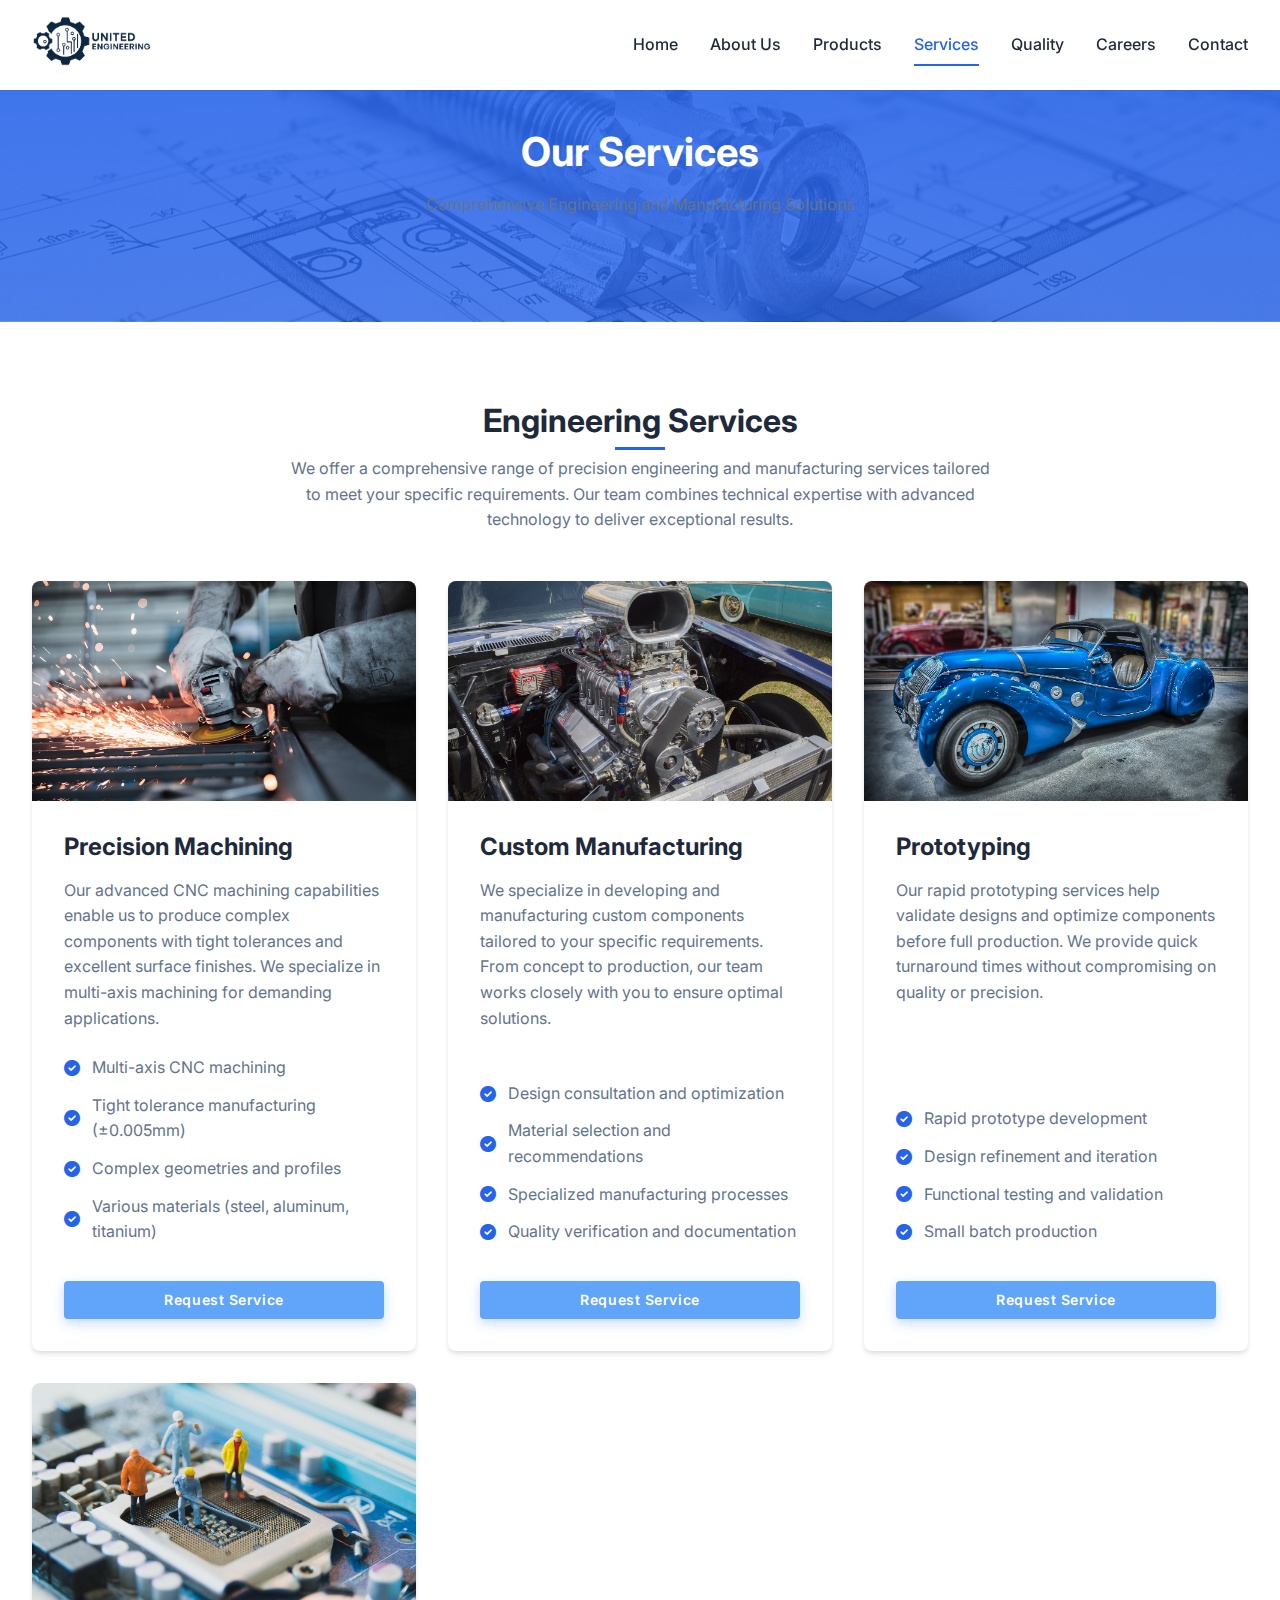
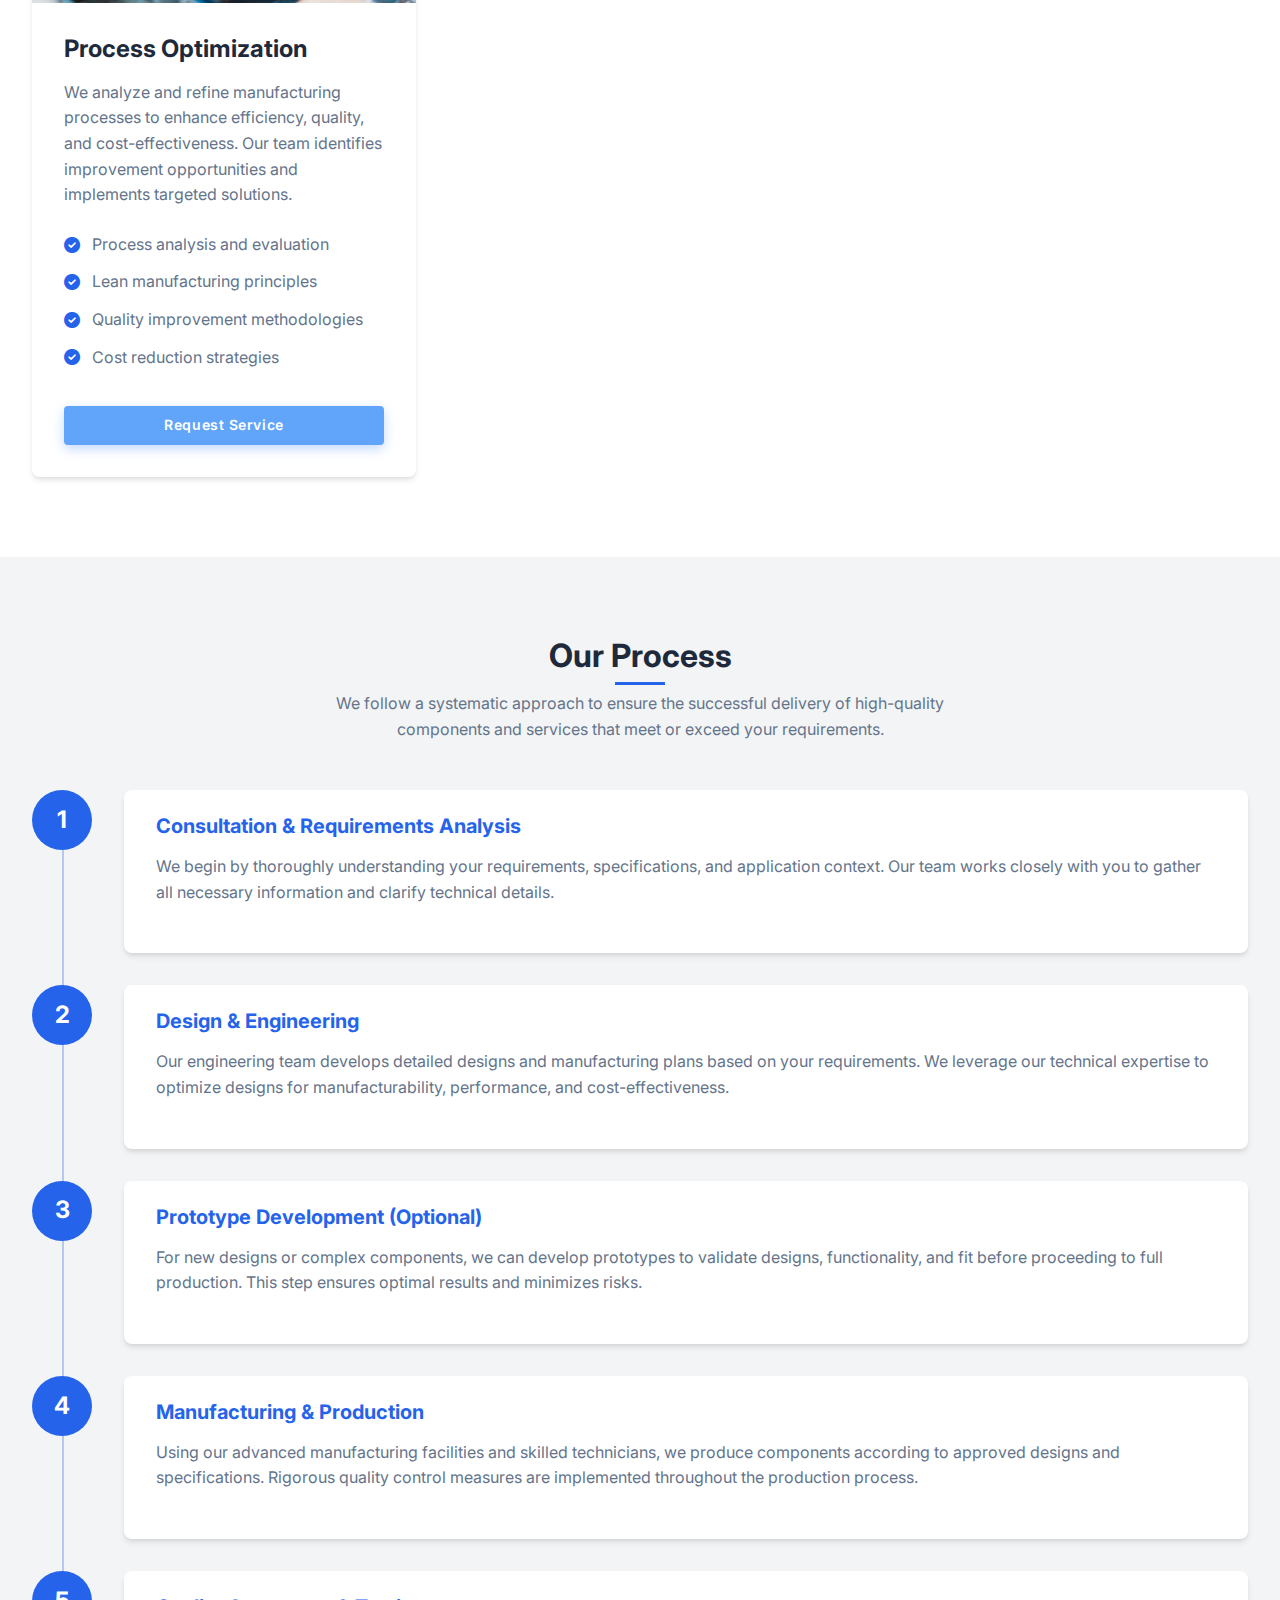
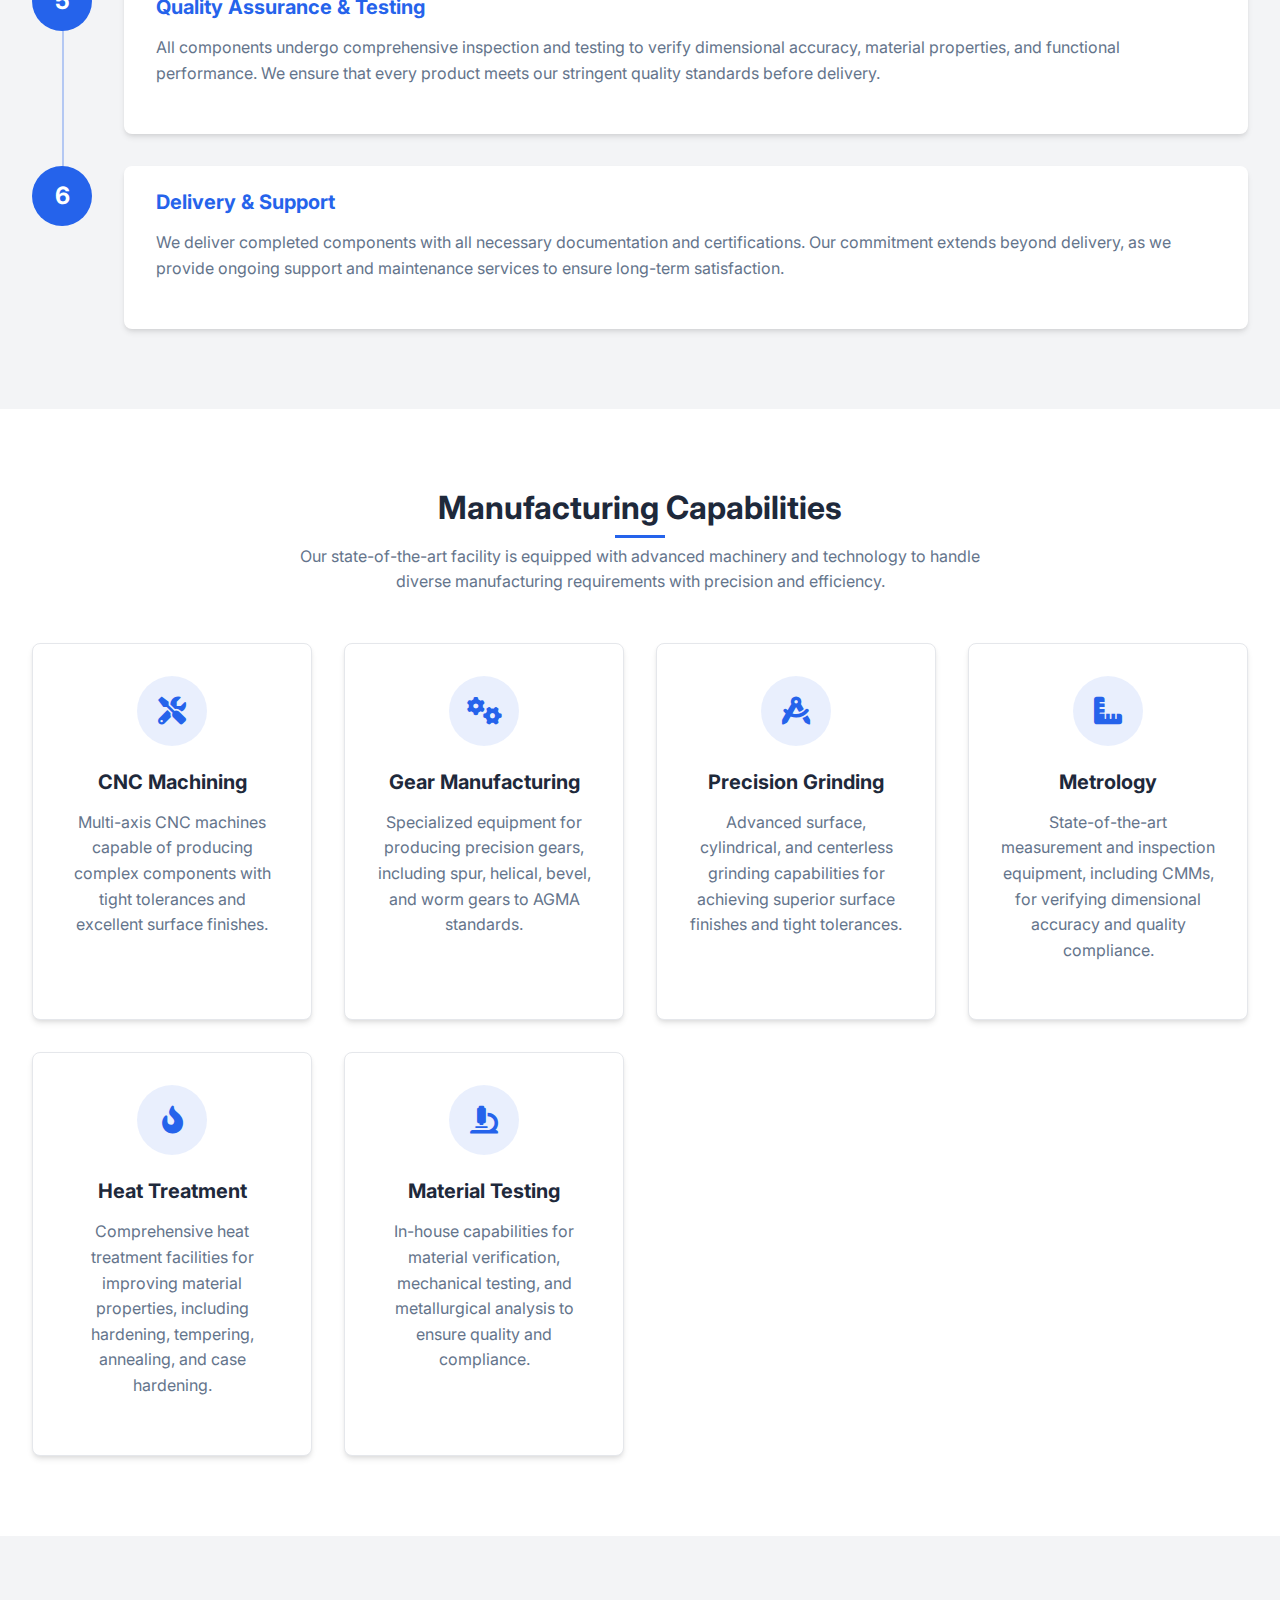
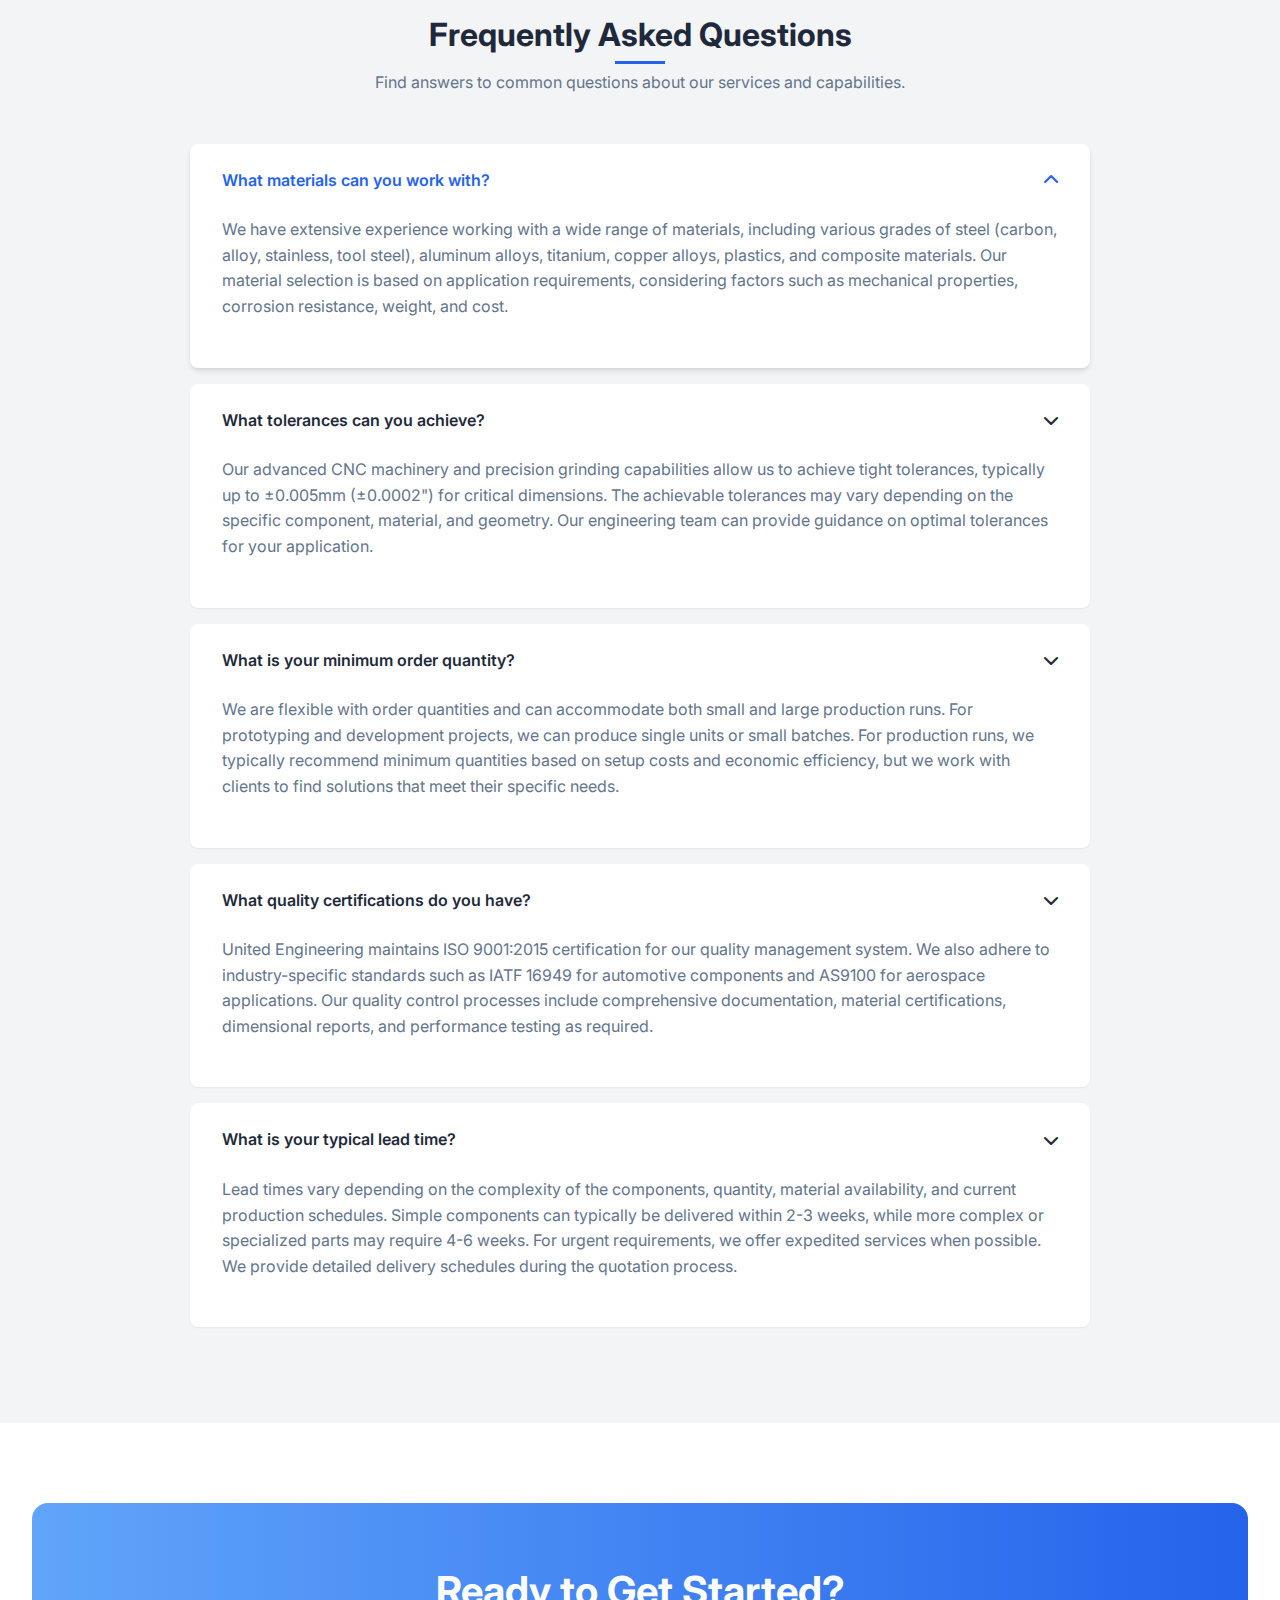
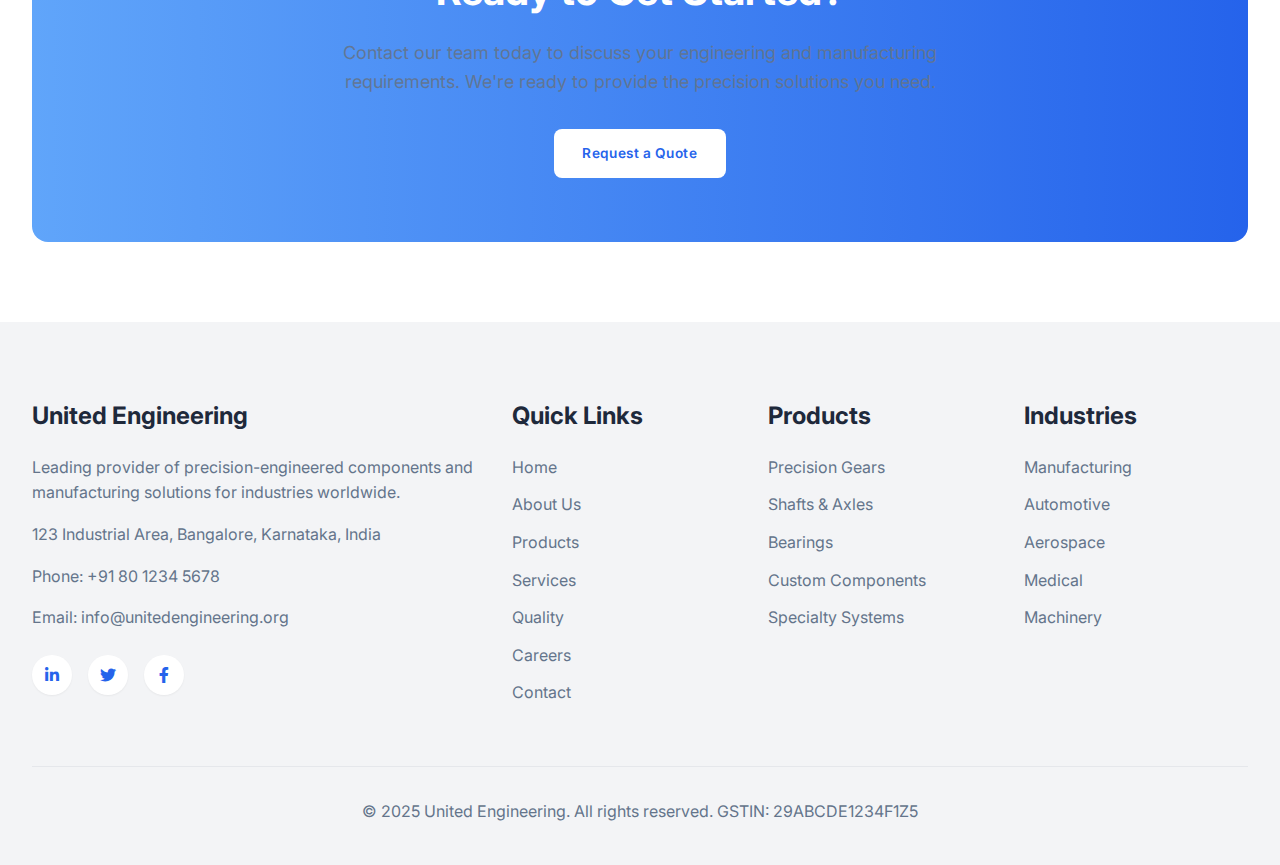
<file: services.html>
<!DOCTYPE html>
<html lang="en">
<head>
    <meta charset="UTF-8">
    <meta name="viewport" content="width=device-width, initial-scale=1.0">
    <title>Services - United Engineering</title>
    
    <!-- Meta Tags -->
    <meta name="description" content="Explore United Engineering's comprehensive services including precision machining, custom manufacturing, prototyping and process optimization.">
    <meta name="keywords" content="precision machining, custom manufacturing, prototyping, engineering services, process optimization">
    
    <!-- Favicon -->
    <link rel="icon" href="img/favicon.svg" type="image/svg+xml">
    
    <!-- Stylesheets -->
    <link rel="stylesheet" href="css/style.css">
    
    <!-- Fonts -->
    <link rel="preconnect" href="https://fonts.googleapis.com">
    <link rel="preconnect" href="https://fonts.gstatic.com" crossorigin>
    <link href="https://fonts.googleapis.com/css2?family=Inter:wght@300;400;500;600;700;800&display=swap" rel="stylesheet">
    
    <!-- Icons -->
    <link rel="stylesheet" href="https://cdnjs.cloudflare.com/ajax/libs/font-awesome/6.0.0/css/all.min.css">
    
    <style>
        .services-hero {
            background: linear-gradient(rgba(37, 99, 235, 0.9), rgba(37, 99, 235, 0.8)), url('img/services-bg.jpg');
            background-size: cover;
            background-position: center;
            padding: 8rem 0 5rem;
            color: white;
            text-align: center;
        }
        
        .services-hero-content {
            max-width: 800px;
            margin: 0 auto;
        }
        
        .service-card {
            border-radius: 0.5rem;
            overflow: hidden;
            background-color: var(--white);
            box-shadow: var(--shadow);
            transition: all 0.3s ease;
            height: 100%;
            display: flex;
            flex-direction: column;
        }
        
        .service-card:hover {
            transform: translateY(-10px);
            box-shadow: var(--shadow-md);
        }
        
        .service-image {
            height: 220px;
            overflow: hidden;
        }
        
        .service-image img {
            width: 100%;
            height: 100%;
            object-fit: cover;
            transition: transform 0.5s ease;
        }
        
        .service-card:hover .service-image img {
            transform: scale(1.1);
        }
        
        .service-content {
            padding: 2rem;
            flex-grow: 1;
            display: flex;
            flex-direction: column;
        }
        
        .service-title {
            font-size: 1.5rem;
            margin-bottom: 1rem;
            color: var(--text);
        }
        
        .service-desc {
            color: var(--text-light);
            margin-bottom: 1.5rem;
            flex-grow: 1;
        }
        
        .service-features {
            margin-bottom: 1.5rem;
        }
        
        .service-feature {
            display: flex;
            align-items: center;
            gap: 0.75rem;
            margin-bottom: 0.75rem;
            color: var(--text-light);
        }
        
        .service-feature i {
            color: var(--primary);
            font-size: 1rem;
        }
        
        .process-section {
            background-color: var(--gray-100);
            position: relative;
        }
        
        .process-steps {
            display: flex;
            flex-direction: column;
            gap: 2rem;
            margin-top: 3rem;
        }
        
        .process-step {
            display: flex;
            gap: 2rem;
            align-items: flex-start;
            position: relative;
        }
        
        .step-number {
            min-width: 60px;
            height: 60px;
            background-color: var(--primary);
            color: var(--white);
            border-radius: 50%;
            display: flex;
            align-items: center;
            justify-content: center;
            font-size: 1.5rem;
            font-weight: 700;
            position: relative;
            z-index: 2;
        }
        
        .step-content {
            flex-grow: 1;
            padding: 1.5rem 2rem;
            background-color: var(--white);
            border-radius: 0.5rem;
            box-shadow: var(--shadow);
            position: relative;
            z-index: 2;
        }
        
        .step-title {
            font-size: 1.25rem;
            margin-bottom: 1rem;
            color: var(--primary);
        }
        
        .process-step::after {
            content: '';
            position: absolute;
            top: 60px;
            left: 30px;
            width: 2px;
            height: calc(100% + 2rem);
            background-color: var(--primary);
            opacity: 0.3;
            z-index: 1;
        }
        
        .process-step:last-child::after {
            display: none;
        }
        
        .capabilities-section {
            padding: 5rem 0;
        }
        
        .capabilities-grid {
            display: grid;
            grid-template-columns: repeat(auto-fill, minmax(250px, 1fr));
            gap: 2rem;
        }
        
        .capability-card {
            padding: 2rem;
            border-radius: 0.5rem;
            background-color: var(--white);
            box-shadow: var(--shadow);
            transition: all 0.3s ease;
            text-align: center;
            height: 100%;
            border: 1px solid var(--gray-200);
        }
        
        .capability-card:hover {
            transform: translateY(-5px);
            box-shadow: var(--shadow-md);
            border-color: var(--primary);
        }
        
        .capability-icon {
            width: 70px;
            height: 70px;
            margin: 0 auto 1.5rem;
            display: flex;
            align-items: center;
            justify-content: center;
            background-color: rgba(37, 99, 235, 0.1);
            border-radius: 50%;
            color: var(--primary);
            font-size: 1.75rem;
            transition: all 0.3s ease;
        }
        
        .capability-card:hover .capability-icon {
            background-color: var(--primary);
            color: var(--white);
        }
        
        .capability-title {
            font-size: 1.25rem;
            margin-bottom: 1rem;
        }
        
        .faq-section {
            background-color: var(--gray-100);
            padding: 5rem 0;
        }
        
        .faq-container {
            max-width: 900px;
            margin: 0 auto;
        }
        
        .faq-item {
            margin-bottom: 1rem;
            border-radius: 0.5rem;
            background-color: var(--white);
            overflow: hidden;
            box-shadow: var(--shadow-sm);
            transition: all 0.3s ease;
        }
        
        .faq-question {
            padding: 1.5rem 2rem;
            display: flex;
            justify-content: space-between;
            align-items: center;
            cursor: pointer;
            font-weight: 600;
            color: var(--text);
        }
        
        .faq-question i {
            transition: transform 0.3s ease;
        }
        
        .faq-answer {
            padding: 0 2rem 1.5rem;
            color: var(--text-light);
        }
        
        .faq-item.active {
            box-shadow: var(--shadow);
        }
        
        .faq-item.active .faq-question {
            color: var(--primary);
        }
        
        .faq-item.active .faq-question i {
            transform: rotate(180deg);
            color: var(--primary);
        }
        
        @media (max-width: 991px) {
            .process-step {
                flex-direction: column;
                gap: 1rem;
            }
            
            .process-step::after {
                display: none;
            }
        }
    </style>
</head>
<body>
    <!-- Header -->
    <header class="header">
        <div class="container header-container">
            <div class="logo">
                <a href="index.html">
                    <img src="img/united_engineering_logo.png" alt="United Engineering Logo">
                </a>
            </div>
            
            <nav>
                <ul class="nav-menu">
                    <li><a href="index.html" class="nav-link">Home</a></li>
                    <li><a href="about.html" class="nav-link">About Us</a></li>
                    <li><a href="products.html" class="nav-link">Products</a></li>
                    <li><a href="services.html" class="nav-link active">Services</a></li>
                    <li><a href="quality.html" class="nav-link">Quality</a></li>
                    <li><a href="careers.html" class="nav-link">Careers</a></li>
                    <li><a href="contact.html" class="nav-link">Contact</a></li>
                </ul>
            </nav>
            
            <button class="mobile-menu-btn">
                <i class="fas fa-bars"></i>
            </button>
        </div>
    </header>
    
    <!-- Hero Section -->
    <section class="services-hero">
        <div class="container">
            <div class="services-hero-content animate">
                <h1>Our Services</h1>
                <p>Comprehensive Engineering and Manufacturing Solutions</p>
            </div>
        </div>
    </section>
    
    <!-- Services Overview -->
    <section class="section">
        <div class="container">
            <div class="section-title">
                <h2>Engineering Services</h2>
                <p>We offer a comprehensive range of precision engineering and manufacturing services tailored to meet your specific requirements. Our team combines technical expertise with advanced technology to deliver exceptional results.</p>
            </div>
            
            <div class="product-grid">
                <div class="service-card animate">
                    <div class="service-image">
                        <img src="img/custom-manufacturing.jpg" alt="Precision Machining">
                    </div>
                    <div class="service-content">
                        <h3 class="service-title">Precision Machining</h3>
                        <p class="service-desc">Our advanced CNC machining capabilities enable us to produce complex components with tight tolerances and excellent surface finishes. We specialize in multi-axis machining for demanding applications.</p>
                        <div class="service-features">
                            <div class="service-feature">
                                <i class="fas fa-check-circle"></i>
                                <span>Multi-axis CNC machining</span>
                            </div>
                            <div class="service-feature">
                                <i class="fas fa-check-circle"></i>
                                <span>Tight tolerance manufacturing (±0.005mm)</span>
                            </div>
                            <div class="service-feature">
                                <i class="fas fa-check-circle"></i>
                                <span>Complex geometries and profiles</span>
                            </div>
                            <div class="service-feature">
                                <i class="fas fa-check-circle"></i>
                                <span>Various materials (steel, aluminum, titanium)</span>
                            </div>
                        </div>
                        <a href="contact.html" class="btn btn-primary btn-sm">Request Service</a>
                    </div>
                </div>
                
                <div class="service-card animate">
                    <div class="service-image">
                        <img src="img/custom-parts.jpg" alt="Custom Manufacturing">
                    </div>
                    <div class="service-content">
                        <h3 class="service-title">Custom Manufacturing</h3>
                        <p class="service-desc">We specialize in developing and manufacturing custom components tailored to your specific requirements. From concept to production, our team works closely with you to ensure optimal solutions.</p>
                        <div class="service-features">
                            <div class="service-feature">
                                <i class="fas fa-check-circle"></i>
                                <span>Design consultation and optimization</span>
                            </div>
                            <div class="service-feature">
                                <i class="fas fa-check-circle"></i>
                                <span>Material selection and recommendations</span>
                            </div>
                            <div class="service-feature">
                                <i class="fas fa-check-circle"></i>
                                <span>Specialized manufacturing processes</span>
                            </div>
                            <div class="service-feature">
                                <i class="fas fa-check-circle"></i>
                                <span>Quality verification and documentation</span>
                            </div>
                        </div>
                        <a href="contact.html" class="btn btn-primary btn-sm">Request Service</a>
                    </div>
                </div>
                
                <div class="service-card animate">
                    <div class="service-image">
                        <img src="img/prototyping.jpg" alt="Prototyping">
                    </div>
                    <div class="service-content">
                        <h3 class="service-title">Prototyping</h3>
                        <p class="service-desc">Our rapid prototyping services help validate designs and optimize components before full production. We provide quick turnaround times without compromising on quality or precision.</p>
                        <div class="service-features">
                            <div class="service-feature">
                                <i class="fas fa-check-circle"></i>
                                <span>Rapid prototype development</span>
                            </div>
                            <div class="service-feature">
                                <i class="fas fa-check-circle"></i>
                                <span>Design refinement and iteration</span>
                            </div>
                            <div class="service-feature">
                                <i class="fas fa-check-circle"></i>
                                <span>Functional testing and validation</span>
                            </div>
                            <div class="service-feature">
                                <i class="fas fa-check-circle"></i>
                                <span>Small batch production</span>
                            </div>
                        </div>
                        <a href="contact.html" class="btn btn-primary btn-sm">Request Service</a>
                    </div>
                </div>
                
                <div class="service-card animate">
                    <div class="service-image">
                        <img src="img/process-optimization.jpg" alt="Process Optimization">
                    </div>
                    <div class="service-content">
                        <h3 class="service-title">Process Optimization</h3>
                        <p class="service-desc">We analyze and refine manufacturing processes to enhance efficiency, quality, and cost-effectiveness. Our team identifies improvement opportunities and implements targeted solutions.</p>
                        <div class="service-features">
                            <div class="service-feature">
                                <i class="fas fa-check-circle"></i>
                                <span>Process analysis and evaluation</span>
                            </div>
                            <div class="service-feature">
                                <i class="fas fa-check-circle"></i>
                                <span>Lean manufacturing principles</span>
                            </div>
                            <div class="service-feature">
                                <i class="fas fa-check-circle"></i>
                                <span>Quality improvement methodologies</span>
                            </div>
                            <div class="service-feature">
                                <i class="fas fa-check-circle"></i>
                                <span>Cost reduction strategies</span>
                            </div>
                        </div>
                        <a href="contact.html" class="btn btn-primary btn-sm">Request Service</a>
                    </div>
                </div>
            </div>
        </div>
    </section>
    
    <!-- Process Section -->
    <section class="section process-section">
        <div class="container">
            <div class="section-title">
                <h2>Our Process</h2>
                <p>We follow a systematic approach to ensure the successful delivery of high-quality components and services that meet or exceed your requirements.</p>
            </div>
            
            <div class="process-steps">
                <div class="process-step animate">
                    <div class="step-number">1</div>
                    <div class="step-content">
                        <h3 class="step-title">Consultation & Requirements Analysis</h3>
                        <p>We begin by thoroughly understanding your requirements, specifications, and application context. Our team works closely with you to gather all necessary information and clarify technical details.</p>
                    </div>
                </div>
                
                <div class="process-step animate">
                    <div class="step-number">2</div>
                    <div class="step-content">
                        <h3 class="step-title">Design & Engineering</h3>
                        <p>Our engineering team develops detailed designs and manufacturing plans based on your requirements. We leverage our technical expertise to optimize designs for manufacturability, performance, and cost-effectiveness.</p>
                    </div>
                </div>
                
                <div class="process-step animate">
                    <div class="step-number">3</div>
                    <div class="step-content">
                        <h3 class="step-title">Prototype Development (Optional)</h3>
                        <p>For new designs or complex components, we can develop prototypes to validate designs, functionality, and fit before proceeding to full production. This step ensures optimal results and minimizes risks.</p>
                    </div>
                </div>
                
                <div class="process-step animate">
                    <div class="step-number">4</div>
                    <div class="step-content">
                        <h3 class="step-title">Manufacturing & Production</h3>
                        <p>Using our advanced manufacturing facilities and skilled technicians, we produce components according to approved designs and specifications. Rigorous quality control measures are implemented throughout the production process.</p>
                    </div>
                </div>
                
                <div class="process-step animate">
                    <div class="step-number">5</div>
                    <div class="step-content">
                        <h3 class="step-title">Quality Assurance & Testing</h3>
                        <p>All components undergo comprehensive inspection and testing to verify dimensional accuracy, material properties, and functional performance. We ensure that every product meets our stringent quality standards before delivery.</p>
                    </div>
                </div>
                
                <div class="process-step animate">
                    <div class="step-number">6</div>
                    <div class="step-content">
                        <h3 class="step-title">Delivery & Support</h3>
                        <p>We deliver completed components with all necessary documentation and certifications. Our commitment extends beyond delivery, as we provide ongoing support and maintenance services to ensure long-term satisfaction.</p>
                    </div>
                </div>
            </div>
        </div>
    </section>
    
    <!-- Manufacturing Capabilities -->
    <section class="section capabilities-section">
        <div class="container">
            <div class="section-title">
                <h2>Manufacturing Capabilities</h2>
                <p>Our state-of-the-art facility is equipped with advanced machinery and technology to handle diverse manufacturing requirements with precision and efficiency.</p>
            </div>
            
            <div class="capabilities-grid">
                <div class="capability-card animate">
                    <div class="capability-icon">
                        <i class="fas fa-tools"></i>
                    </div>
                    <h3 class="capability-title">CNC Machining</h3>
                    <p>Multi-axis CNC machines capable of producing complex components with tight tolerances and excellent surface finishes.</p>
                </div>
                
                <div class="capability-card animate">
                    <div class="capability-icon">
                        <i class="fas fa-cogs"></i>
                    </div>
                    <h3 class="capability-title">Gear Manufacturing</h3>
                    <p>Specialized equipment for producing precision gears, including spur, helical, bevel, and worm gears to AGMA standards.</p>
                </div>
                
                <div class="capability-card animate">
                    <div class="capability-icon">
                        <i class="fas fa-drafting-compass"></i>
                    </div>
                    <h3 class="capability-title">Precision Grinding</h3>
                    <p>Advanced surface, cylindrical, and centerless grinding capabilities for achieving superior surface finishes and tight tolerances.</p>
                </div>
                
                <div class="capability-card animate">
                    <div class="capability-icon">
                        <i class="fas fa-ruler-combined"></i>
                    </div>
                    <h3 class="capability-title">Metrology</h3>
                    <p>State-of-the-art measurement and inspection equipment, including CMMs, for verifying dimensional accuracy and quality compliance.</p>
                </div>
                
                <div class="capability-card animate">
                    <div class="capability-icon">
                        <i class="fas fa-fire-alt"></i>
                    </div>
                    <h3 class="capability-title">Heat Treatment</h3>
                    <p>Comprehensive heat treatment facilities for improving material properties, including hardening, tempering, annealing, and case hardening.</p>
                </div>
                
                <div class="capability-card animate">
                    <div class="capability-icon">
                        <i class="fas fa-microscope"></i>
                    </div>
                    <h3 class="capability-title">Material Testing</h3>
                    <p>In-house capabilities for material verification, mechanical testing, and metallurgical analysis to ensure quality and compliance.</p>
                </div>
            </div>
        </div>
    </section>
    
    <!-- FAQ Section -->
    <section class="section faq-section">
        <div class="container">
            <div class="section-title">
                <h2>Frequently Asked Questions</h2>
                <p>Find answers to common questions about our services and capabilities.</p>
            </div>
            
            <div class="faq-container">
                <div class="faq-item animate active">
                    <div class="faq-question">
                        <span>What materials can you work with?</span>
                        <i class="fas fa-chevron-down"></i>
                    </div>
                    <div class="faq-answer">
                        <p>We have extensive experience working with a wide range of materials, including various grades of steel (carbon, alloy, stainless, tool steel), aluminum alloys, titanium, copper alloys, plastics, and composite materials. Our material selection is based on application requirements, considering factors such as mechanical properties, corrosion resistance, weight, and cost.</p>
                    </div>
                </div>
                
                <div class="faq-item animate">
                    <div class="faq-question">
                        <span>What tolerances can you achieve?</span>
                        <i class="fas fa-chevron-down"></i>
                    </div>
                    <div class="faq-answer">
                        <p>Our advanced CNC machinery and precision grinding capabilities allow us to achieve tight tolerances, typically up to ±0.005mm (±0.0002") for critical dimensions. The achievable tolerances may vary depending on the specific component, material, and geometry. Our engineering team can provide guidance on optimal tolerances for your application.</p>
                    </div>
                </div>
                
                <div class="faq-item animate">
                    <div class="faq-question">
                        <span>What is your minimum order quantity?</span>
                        <i class="fas fa-chevron-down"></i>
                    </div>
                    <div class="faq-answer">
                        <p>We are flexible with order quantities and can accommodate both small and large production runs. For prototyping and development projects, we can produce single units or small batches. For production runs, we typically recommend minimum quantities based on setup costs and economic efficiency, but we work with clients to find solutions that meet their specific needs.</p>
                    </div>
                </div>
                
                <div class="faq-item animate">
                    <div class="faq-question">
                        <span>What quality certifications do you have?</span>
                        <i class="fas fa-chevron-down"></i>
                    </div>
                    <div class="faq-answer">
                        <p>United Engineering maintains ISO 9001:2015 certification for our quality management system. We also adhere to industry-specific standards such as IATF 16949 for automotive components and AS9100 for aerospace applications. Our quality control processes include comprehensive documentation, material certifications, dimensional reports, and performance testing as required.</p>
                    </div>
                </div>
                
                <div class="faq-item animate">
                    <div class="faq-question">
                        <span>What is your typical lead time?</span>
                        <i class="fas fa-chevron-down"></i>
                    </div>
                    <div class="faq-answer">
                        <p>Lead times vary depending on the complexity of the components, quantity, material availability, and current production schedules. Simple components can typically be delivered within 2-3 weeks, while more complex or specialized parts may require 4-6 weeks. For urgent requirements, we offer expedited services when possible. We provide detailed delivery schedules during the quotation process.</p>
                    </div>
                </div>
            </div>
        </div>
    </section>
    
    <!-- CTA Section -->
    <section class="container">
        <div class="cta animate">
            <div class="cta-content">
                <h2 class="cta-title">Ready to Get Started?</h2>
                <p class="cta-text">Contact our team today to discuss your engineering and manufacturing requirements. We're ready to provide the precision solutions you need.</p>
                <a href="contact.html" class="btn cta-btn">Request a Quote</a>
            </div>
        </div>
    </section>
    
    <!-- Footer -->
    <footer class="footer">
        <div class="container">
            <div class="footer-grid">
                <div class="footer-info">
                    <h3>United Engineering</h3>
                    <p>Leading provider of precision-engineered components and manufacturing solutions for industries worldwide.</p>
                    <p>123 Industrial Area, Bangalore, Karnataka, India</p>
                    <p>Phone: +91 80 1234 5678</p>
                    <p>Email: info@unitedengineering.org</p>
                    <div class="footer-social">
                        <a href="#" class="social-link">
                            <i class="fab fa-linkedin-in"></i>
                        </a>
                        <a href="#" class="social-link">
                            <i class="fab fa-twitter"></i>
                        </a>
                        <a href="#" class="social-link">
                            <i class="fab fa-facebook-f"></i>
                        </a>
                    </div>
                </div>
                
                <div class="footer-links">
                    <h3>Quick Links</h3>
                    <ul>
                        <li><a href="index.html">Home</a></li>
                        <li><a href="about.html">About Us</a></li>
                        <li><a href="products.html">Products</a></li>
                        <li><a href="services.html">Services</a></li>
                        <li><a href="quality.html">Quality</a></li>
                        <li><a href="careers.html">Careers</a></li>
                        <li><a href="contact.html">Contact</a></li>
                    </ul>
                </div>
                
                <div class="footer-links">
                    <h3>Products</h3>
                    <ul>
                        <li><a href="products.html">Precision Gears</a></li>
                        <li><a href="products.html">Shafts & Axles</a></li>
                        <li><a href="products.html">Bearings</a></li>
                        <li><a href="products.html">Custom Components</a></li>
                        <li><a href="products.html">Specialty Systems</a></li>
                    </ul>
                </div>
                
                <div class="footer-links">
                    <h3>Industries</h3>
                    <ul>
                        <li><a href="about.html">Manufacturing</a></li>
                        <li><a href="about.html">Automotive</a></li>
                        <li><a href="about.html">Aerospace</a></li>
                        <li><a href="about.html">Medical</a></li>
                        <li><a href="about.html">Machinery</a></li>
                    </ul>
                </div>
            </div>
            
            <div class="footer-copyright">
                <p>&copy; 2025 United Engineering. All rights reserved. GSTIN: 29ABCDE1234F1Z5</p>
            </div>
        </div>
    </footer>
    
    <!-- JavaScript -->
    <script src="js/script.js"></script>
    <script>
        // FAQ toggle functionality
        document.addEventListener('DOMContentLoaded', function() {
            const faqItems = document.querySelectorAll('.faq-item');
            
            faqItems.forEach(item => {
                const question = item.querySelector('.faq-question');
                
                question.addEventListener('click', () => {
                    // Toggle current item
                    item.classList.toggle('active');
                    
                    // Close other items
                    faqItems.forEach(otherItem => {
                        if (otherItem !== item) {
                            otherItem.classList.remove('active');
                        }
                    });
                });
            });
        });
    </script>
</body>
</html>
</file>
<file: css/style.css>
/* 
   United Engineering - Modern Website Stylesheet
   Color Palette:
   - Primary: #2563eb (Blue)
   - Secondary: #f3f4f6 (Light Gray)
   - Accent: #3b82f6 (Light Blue)
   - Text: #1e293b (Dark Blue/Gray)
   - Background: #ffffff (White)
   - Success: #10b981 (Green)
   - Warning: #f59e0b (Orange)
*/

/* Base Styles */
:root {
    --primary: #2563eb;
    --primary-dark: #1d4ed8;
    --primary-light: #60a5fa;
    --secondary: #f3f4f6;
    --accent: #3b82f6;
    --text: #1e293b;
    --text-light: #64748b;
    --background: #ffffff;
    --success: #10b981;
    --warning: #f59e0b;
    --danger: #ef4444;
    --white: #ffffff;
    --gray-100: #f3f4f6;
    --gray-200: #e5e7eb;
    --gray-300: #d1d5db;
    --gray-400: #9ca3af;
    --gray-500: #6b7280;
    --gray-600: #4b5563;
    --shadow-sm: 0 1px 2px 0 rgba(0, 0, 0, 0.05);
    --shadow: 0 4px 6px -1px rgba(0, 0, 0, 0.1), 0 2px 4px -1px rgba(0, 0, 0, 0.06);
    --shadow-md: 0 10px 15px -3px rgba(0, 0, 0, 0.1), 0 4px 6px -2px rgba(0, 0, 0, 0.05);
    --shadow-lg: 0 20px 25px -5px rgba(0, 0, 0, 0.1), 0 10px 10px -5px rgba(0, 0, 0, 0.04);
}

* {
    margin: 0;
    padding: 0;
    box-sizing: border-box;
}

html {
    scroll-behavior: smooth;
    font-size: 16px;
}

body {
    font-family: 'Inter', 'Segoe UI', sans-serif;
    line-height: 1.6;
    color: var(--text);
    background-color: var(--background);
    overflow-x: hidden;
}

a {
    text-decoration: none;
    color: var(--primary);
    transition: all 0.3s ease;
}

ul {
    list-style: none;
}

h1, h2, h3, h4, h5, h6 {
    font-weight: 700;
    line-height: 1.2;
    margin-bottom: 1rem;
}

h1 {
    font-size: 2.5rem;
}

h2 {
    font-size: 2rem;
}

h3 {
    font-size: 1.5rem;
}

p {
    margin-bottom: 1.5rem;
    color: var(--text-light);
}

.container {
    width: 100%;
    max-width: 1280px;
    margin: 0 auto;
    padding: 0 2rem;
}

.section {
    padding: 5rem 0;
}

.section-title {
    text-align: center;
    margin-bottom: 3rem;
}

.section-title h2 {
    color: var(--text);
    margin-bottom: 1rem;
    position: relative;
    display: inline-block;
}

.section-title h2:after {
    content: '';
    position: absolute;
    bottom: -10px;
    left: 50%;
    transform: translateX(-50%);
    width: 50px;
    height: 3px;
    background-color: var(--primary);
}

.section-title p {
    max-width: 700px;
    margin: 0 auto;
}

/* Buttons */
.btn {
    display: inline-block;
    padding: 0.85rem 1.75rem;
    font-weight: 600;
    text-align: center;
    border-radius: 0.5rem;
    transition: all 0.3s ease;
    cursor: pointer;
    border: none;
    letter-spacing: 0.04em;
    font-size: 0.85rem;
}

.btn-primary {
    background-color: var(--primary-light);
    color: var(--white);
    position: relative;
    overflow: hidden;
    z-index: 1;
    border-radius: 0.25rem;
    box-shadow: 0 4px 12px rgba(59, 130, 246, 0.3);
}

.btn-primary:after {
    content: '';
    position: absolute;
    bottom: 0;
    left: 0;
    width: 100%;
    height: 0;
    background-color: var(--primary-dark);
    transition: all 0.3s ease;
    z-index: -1;
}

.btn-primary:hover {
    transform: translateY(-3px);
    box-shadow: 0 6px 15px rgba(0, 0, 0, 0.2);
}

.btn-primary:hover:after {
    height: 100%;
}

.btn-outline {
    background-color: transparent;
    color: var(--white);
    border: 2px solid rgba(255, 255, 255, 0.7);
    position: relative;
    overflow: hidden;
    z-index: 1;
    border-radius: 0.25rem;
}

.btn-outline:after {
    content: '';
    position: absolute;
    bottom: 0;
    left: 0;
    width: 100%;
    height: 0;
    background-color: var(--white);
    transition: all 0.3s ease;
    z-index: -1;
}

.btn-outline:hover {
    color: var(--primary);
    transform: translateY(-3px);
    box-shadow: 0 6px 15px rgba(0, 0, 0, 0.1);
}

.btn-outline:hover:after {
    height: 100%;
}

.btn-secondary {
    background-color: var(--secondary);
    color: var(--text);
}

.btn-secondary:hover {
    background-color: var(--gray-300);
    transform: translateY(-2px);
    box-shadow: var(--shadow);
}

.btn-sm {
    padding: 0.5rem 1rem;
    font-size: 0.875rem;
}

.btn-lg {
    padding: 1rem 2rem;
    font-size: 1.125rem;
}

.btn-icon {
    display: inline-flex;
    align-items: center;
    gap: 0.5rem;
}

/* Header */
.header {
    position: fixed;
    top: 0;
    left: 0;
    width: 100%;
    z-index: 1000;
    background-color: var(--white);
    box-shadow: var(--shadow-sm);
    padding: 1rem 0;
    transition: all 0.3s ease;
}

.header.scrolled {
    box-shadow: var(--shadow);
    padding: 0.75rem 0;
}

.header-container {
    display: flex;
    justify-content: space-between;
    align-items: center;
}

.logo {
    display: flex;
    align-items: center;
}

.logo img {
    height: 50px;
    width: auto;
}

.nav-menu {
    display: flex;
    align-items: center;
    gap: 2rem;
}

.nav-link {
    font-weight: 500;
    color: var(--text);
    position: relative;
    padding: 0.5rem 0;
}

.nav-link:hover, .nav-link.active {
    color: var(--primary);
}

.nav-link.active::after {
    content: '';
    position: absolute;
    bottom: -4px;
    left: 0;
    right: 0;
    height: 2px;
    background-color: var(--primary);
}

.mobile-menu-btn {
    display: none;
    background: none;
    border: none;
    cursor: pointer;
    font-size: 1.5rem;
    color: var(--text);
}

/* Hero Section */
.hero {
    position: relative;
    padding: 8rem 0 6rem;
    overflow: hidden;
    background-size: cover;
    background-position: center;
    background-repeat: no-repeat;
    position: relative;
    width: 100%;
    min-height: 75vh; /* Better ratio for 16:9 image */
    display: flex;
    align-items: center;
}

.hero::before {
    content: '';
    position: absolute;
    top: 0;
    left: 0;
    width: 100%;
    height: 100%;
    background: rgba(0, 0, 0, 0); /* Removed tint completely */
    z-index: 1;
}

.hero-content {
    max-width: 650px;
    position: relative;
    z-index: 2;
    padding: 2.5rem;
    background: rgba(0, 0, 0, 0.3); /* More transparent background */
    backdrop-filter: blur(3px); /* Reduced blur for more transparency */
    border-radius: 0.5rem;
    border-left: 4px solid var(--primary-light);
    animation: fadeInLeft 1s ease-out;
    box-shadow: 0 10px 30px rgba(0, 0, 0, 0.2);
}

.hero-title {
    font-size: 3.5rem;
    font-weight: 800;
    margin-bottom: 1.5rem;
    line-height: 1.1;
    color: white;
    letter-spacing: -0.02em;
}

.hero-title span {
    color: var(--primary-light);
}

.hero-text {
    font-size: 1.125rem;
    margin-bottom: 2rem;
    color: rgba(255, 255, 255, 0.9);
}

.hero-buttons {
    display: flex;
    gap: 1.5rem;
    margin-bottom: 2rem;
}

@keyframes fadeInLeft {
    from {
        opacity: 0;
        transform: translateX(-20px);
    }
    to {
        opacity: 1;
        transform: translateX(0);
    }
}

/* Hero animation */
@keyframes pulse {
    0% {
        box-shadow: 0 0 0 0 rgba(59, 130, 246, 0.5);
    }
    70% {
        box-shadow: 0 0 0 10px rgba(59, 130, 246, 0);
    }
    100% {
        box-shadow: 0 0 0 0 rgba(59, 130, 246, 0);
    }
}

.hero-pattern {
    position: absolute;
    top: 0;
    right: 0;
    bottom: 0;
    left: 0;
    opacity: 0.5;
    z-index: 1;
    pointer-events: none;
}

/* Features Section */
.features {
    background-color: var(--white);
    position: relative;
}

.features-grid {
    display: grid;
    grid-template-columns: repeat(auto-fit, minmax(300px, 1fr));
    gap: 2rem;
}

.feature-card {
    padding: 2rem;
    border-radius: 0.5rem;
    background-color: var(--white);
    box-shadow: var(--shadow);
    transition: all 0.3s ease;
    position: relative;
    z-index: 2;
    border: 1px solid var(--gray-200);
}

.feature-card:hover {
    transform: translateY(-10px);
    box-shadow: var(--shadow-md);
}

.feature-icon {
    width: 60px;
    height: 60px;
    background-color: var(--primary);
    color: var(--white);
    border-radius: 50%;
    display: flex;
    align-items: center;
    justify-content: center;
    margin-bottom: 1.5rem;
    font-size: 1.5rem;
}

.feature-title {
    font-size: 1.25rem;
    margin-bottom: 1rem;
}

.feature-desc {
    color: var(--text-light);
}

/* Products Section */
.products {
    background-color: var(--gray-100);
}

.product-tabs {
    display: flex;
    flex-wrap: wrap;
    justify-content: center;
    gap: 0.5rem;
    margin-bottom: 3rem;
}

.product-tab {
    padding: 0.5rem 1.5rem;
    background-color: var(--white);
    border: 1px solid var(--gray-200);
    border-radius: 2rem;
    cursor: pointer;
    transition: all 0.3s ease;
    font-weight: 500;
}

.product-tab.active {
    background-color: var(--primary);
    color: var(--white);
    border-color: var(--primary);
}

.product-grid {
    display: grid;
    grid-template-columns: repeat(auto-fill, minmax(300px, 1fr));
    gap: 2rem;
}

.product-card {
    border-radius: 0.5rem;
    overflow: hidden;
    background-color: var(--white);
    box-shadow: var(--shadow);
    transition: all 0.3s ease;
}

.product-card:hover {
    transform: translateY(-10px);
    box-shadow: var(--shadow-md);
}

.product-image {
    height: 300px;
    overflow: hidden;
}

.product-image img {
    width: 100%;
    height: 100%;
    object-fit: cover;
    transition: transform 0.5s ease;
}

.product-card:hover .product-image img {
    transform: scale(1.1);
}

.product-details {
    padding: 1.5rem;
}

.product-title {
    font-size: 1.25rem;
    margin-bottom: 0.5rem;
}

.product-desc {
    margin-bottom: 1rem;
    color: var(--text-light);
}

.product-footer {
    display: flex;
    justify-content: space-between;
    align-items: center;
    padding-top: 1rem;
    border-top: 1px solid var(--gray-200);
}

.product-category {
    padding: 0.25rem 0.75rem;
    background-color: var(--gray-100);
    border-radius: 1rem;
    font-size: 0.75rem;
    font-weight: 600;
}

.product-link {
    color: var(--primary);
    display: flex;
    align-items: center;
    gap: 0.25rem;
    font-weight: 600;
    font-size: 0.875rem;
}

/* Stats Section */
.stats {
    background: linear-gradient(to right, var(--primary), var(--primary-dark));
    color: var(--white);
    position: relative;
    overflow: hidden;
}

.stats-pattern {
    position: absolute;
    top: 0;
    left: 0;
    width: 100%;
    height: 100%;
    opacity: 0.1;
    z-index: 1;
}

.stats-container {
    position: relative;
    z-index: 2;
}

.stats-grid {
    display: grid;
    grid-template-columns: repeat(auto-fit, minmax(200px, 1fr));
    gap: 3rem;
}

.stat-item {
    text-align: center;
}

.stat-number {
    font-size: 3rem;
    font-weight: 700;
    margin-bottom: 0.5rem;
    line-height: 1;
}

.stat-label {
    font-size: 1.125rem;
    opacity: 0.9;
}

/* About Section */
.about {
    position: relative;
}

.about-grid {
    display: grid;
    grid-template-columns: 1fr 1fr;
    gap: 4rem;
    align-items: center;
}

.about-image {
    position: relative;
}

.about-image img {
    width: 100%;
    border-radius: 0.5rem;
    box-shadow: var(--shadow-lg);
}

.about-image::before {
    content: '';
    position: absolute;
    top: -20px;
    left: -20px;
    width: 100%;
    height: 100%;
    border: 2px solid var(--primary);
    border-radius: 0.5rem;
    z-index: -1;
}

.about-content h2 {
    margin-bottom: 1.5rem;
}

.about-text {
    margin-bottom: 2rem;
}

.about-features {
    display: grid;
    grid-template-columns: 1fr 1fr;
    gap: 1.5rem;
}

.about-feature {
    display: flex;
    align-items: center;
    gap: 1rem;
}

.about-feature i {
    width: 40px;
    height: 40px;
    background-color: rgba(37, 99, 235, 0.1);
    color: var(--primary);
    border-radius: 50%;
    display: flex;
    align-items: center;
    justify-content: center;
    font-size: 1.25rem;
}

/* CTA Section */
.cta {
    background: linear-gradient(to right, var(--primary-light), var(--primary));
    color: var(--white);
    border-radius: 1rem;
    overflow: hidden;
    position: relative;
    padding: 4rem 2rem;
    margin: 5rem 0;
}

.cta-content {
    max-width: 700px;
    margin: 0 auto;
    text-align: center;
    position: relative;
    z-index: 2;
}

.cta-title {
    font-size: 2.5rem;
    margin-bottom: 1.5rem;
}

.cta-text {
    font-size: 1.125rem;
    margin-bottom: 2rem;
    opacity: 0.9;
}

.cta-btn {
    background-color: var(--white);
    color: var(--primary);
    font-weight: 600;
}

.cta-btn:hover {
    background-color: rgba(255, 255, 255, 0.9);
    color: var(--primary-dark);
}

.cta-pattern {
    position: absolute;
    top: 0;
    left: 0;
    width: 100%;
    height: 100%;
    opacity: 0.1;
    z-index: 1;
}

/* Newsletter */
.newsletter {
    background-color: var(--gray-100);
    padding: 5rem 0;
    text-align: center;
}

.newsletter-content {
    max-width: 600px;
    margin: 0 auto;
}

.newsletter-title {
    margin-bottom: 1rem;
}

.newsletter-text {
    margin-bottom: 2rem;
}

.newsletter-form {
    display: flex;
    max-width: 500px;
    margin: 0 auto;
    box-shadow: var(--shadow);
    border-radius: 0.5rem;
    overflow: hidden;
}

.newsletter-input {
    flex: 1;
    padding: 1rem 1.5rem;
    border: none;
    outline: none;
    font-size: 1rem;
}

.newsletter-btn {
    padding: 1rem 1.5rem;
    background-color: var(--primary);
    color: var(--white);
    border: none;
    font-weight: 600;
    cursor: pointer;
    transition: all 0.3s ease;
}

.newsletter-btn:hover {
    background-color: var(--primary-dark);
}

/* Footer */
.footer {
    background-color: var(--gray-100);
    padding: 5rem 0 1rem;
}

.footer-grid {
    display: grid;
    grid-template-columns: 2fr 1fr 1fr 1fr;
    gap: 2rem;
    margin-bottom: 3rem;
}

.footer-info h3 {
    margin-bottom: 1.5rem;
}

.footer-info p {
    margin-bottom: 1rem;
}

.footer-social {
    display: flex;
    gap: 1rem;
    margin-top: 1.5rem;
}

.social-link {
    width: 40px;
    height: 40px;
    border-radius: 50%;
    background-color: var(--white);
    display: flex;
    align-items: center;
    justify-content: center;
    color: var(--primary);
    transition: all 0.3s ease;
    box-shadow: var(--shadow-sm);
}

.social-link:hover {
    transform: translateY(-5px);
    background-color: var(--primary);
    color: var(--white);
    box-shadow: var(--shadow);
}

.footer-links h3 {
    margin-bottom: 1.5rem;
}

.footer-links ul li {
    margin-bottom: 0.75rem;
}

.footer-links a {
    color: var(--text-light);
    transition: all 0.3s ease;
}

.footer-links a:hover {
    color: var(--primary);
    margin-left: 5px;
}

.footer-copyright {
    text-align: center;
    padding-top: 2rem;
    border-top: 1px solid var(--gray-200);
    color: var(--gray-500);
}

/* Responsive Styles */
@media (max-width: 1024px) {
    .hero-content {
        max-width: 500px;
    }

    .hero-title {
        font-size: 2.5rem;
    }

    .about-grid {
        grid-template-columns: 1fr;
        gap: 2rem;
    }

    .stats-grid {
        grid-template-columns: repeat(2, 1fr);
    }
}

@media (max-width: 768px) {
    html {
        font-size: 14px;
    }

    .section {
        padding: 4rem 0;
    }

    .mobile-menu-btn {
        display: block;
    }

    .nav-menu {
        position: fixed;
        top: 80px;
        left: -100%;
        width: 100%;
        height: calc(100vh - 80px);
        flex-direction: column;
        background-color: var(--white);
        transition: 0.3s;
        padding: 2rem;
        box-shadow: var(--shadow);
    }

    .nav-menu.active {
        left: 0;
    }

    .hero {
        padding: 6rem 0 4rem;
        text-align: center;
    }

    .hero-content {
        max-width: 100%;
    }

    .hero-buttons {
        justify-content: center;
    }

    .hero-image {
        display: none;
    }

    .features-grid,
    .product-grid,
    .footer-grid {
        grid-template-columns: 1fr;
    }

    .footer-grid {
        gap: 3rem;
    }
}

@media (max-width: 480px) {
    .hero-title {
        font-size: 2rem;
    }

    .section-title h2 {
        font-size: 1.75rem;
    }

    .stats-grid {
        grid-template-columns: 1fr;
    }

    .about-features {
        grid-template-columns: 1fr;
    }

    .product-tabs {
        flex-direction: column;
        align-items: center;
        gap: 0.5rem;
    }

    .product-tab {
        width: 100%;
        text-align: center;
    }

    .newsletter-form {
        flex-direction: column;
    }

    .newsletter-input,
    .newsletter-btn {
        width: 100%;
        border-radius: 0;
    }
}
</file>
